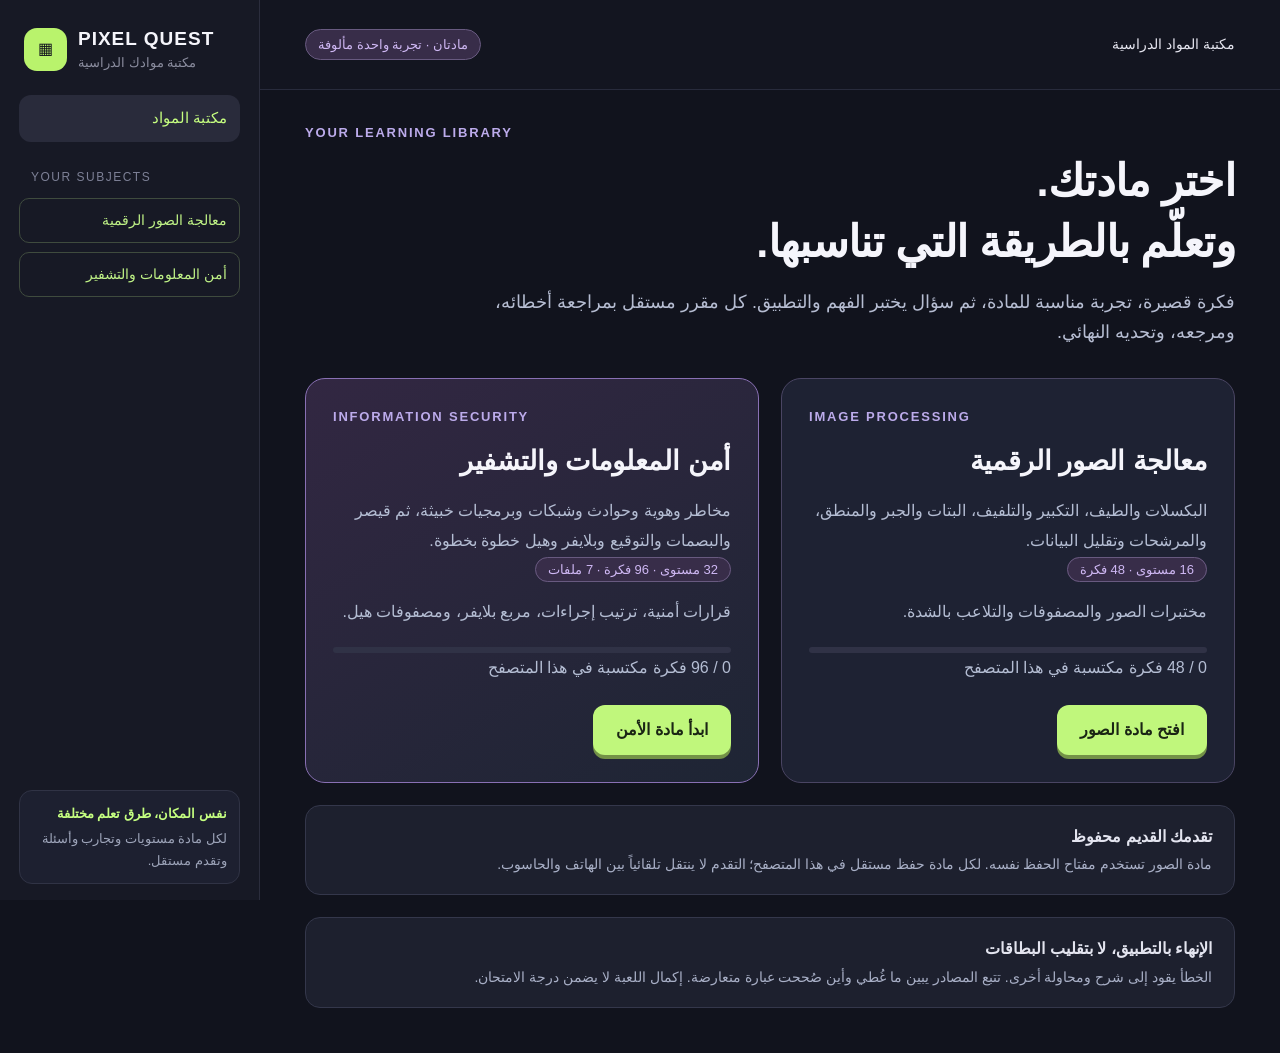
<file: docs/index.html>
<!doctype html><html lang="ar" dir="rtl"><head><meta charset="utf-8"><meta name="viewport" content="width=device-width,initial-scale=1"><meta name="theme-color" content="#171925"><title>Pixel Quest | مكتبة المواد</title><style>@font-face{font-family:Quest;src:local('Segoe UI')}*{box-sizing:border-box}html{font-size:16px;color-scheme:dark}body{margin:0;background:#11131d;color:#f5f5fb;font-family:Quest,'Segoe UI',Tahoma,sans-serif;line-height:1.65}button,input,textarea,select{font:inherit}button,a,input{touch-action:manipulation}button{cursor:pointer}button{color:inherit}button:disabled{cursor:not-allowed}a{color:inherit}button:focus-visible,a:focus-visible,input:focus-visible,summary:focus-visible{outline:3px solid #c5ff7b;outline-offset:4px}button,input,select,textarea{border-radius:12px}button{border:0}button:not(:disabled){transition:background .16s,transform .16s,box-shadow .16s}button:not(:disabled):active{transform:translateY(1px)}button:disabled{opacity:.42}.shell{display:grid;grid-template-columns:260px minmax(0,1fr);grid-template-areas:'side main';direction:ltr;min-height:100vh}.sidebar{grid-area:side;background:#171925;border-right:1px solid #2b2d3d;position:fixed;inset:0 auto 0 0;width:260px;padding:28px 19px 16px;display:flex;flex-direction:column;direction:rtl;z-index:20}.main{grid-area:main;direction:rtl;min-width:0}.brand{display:flex;align-items:center;gap:11px;direction:ltr;padding:0 5px 24px}.brand-name{font-size:19px;letter-spacing:1px;font-weight:800;line-height:1.1}.brand-name small{display:block;color:#8b8d9f;font-size:13px;letter-spacing:0;direction:rtl;margin-top:6px;text-align:left;font-weight:400}.logo{width:43px;height:43px;background:#b9f36c;display:grid;place-items:center;border-radius:13px;color:#11131d}.logo svg{width:28px;height:28px}.side-label{font-size:12px;color:#7d8096;letter-spacing:1.5px;direction:ltr;margin:12px 12px 10px}.nav{display:grid;gap:5px}.nav button{background:transparent;color:#a8acbf;text-align:right;padding:11px 13px;display:flex;gap:10px;align-items:center;font-size:15px}.nav button.active{background:#292b3b;color:#c6ff80}.nav svg{width:20px;height:20px}.side-scroll{overflow:auto;flex:1;min-height:120px;margin:14px 0}.side-world{padding:9px 11px 6px;font-size:13px;color:#999bb0;display:flex;gap:7px;align-items:center}.side-world i{width:6px;height:6px;border-radius:50%;display:block}.side-level{width:100%;display:flex;align-items:center;gap:9px;text-align:right;background:transparent;color:#a7aac0;padding:7px 11px;font-size:14px;border-radius:9px;min-height:37px}.side-level .node{width:25px;height:25px;border:1px solid #3c3e52;border-radius:9px;display:grid;place-items:center;flex-shrink:0;font-size:12px;direction:ltr}.side-level.current{background:#2a2442;color:#e6dcff}.side-level.current .node{background:#b69aff;color:#1d1730;border-color:#b69aff}.side-level.complete .node{background:#243328;color:#c6ff80;border-color:#415c36}.side-level:disabled{opacity:.4}.side-footer{padding:12px;border:1px solid #303345;background:#1d2030;border-radius:13px;font-size:13px;color:#9da4b9}.side-footer strong{display:block;color:#c5ff80;font-weight:600;margin-bottom:4px}.topbar{height:90px;display:flex;align-items:center;justify-content:space-between;gap:20px;padding:0 45px;border-bottom:1px solid #282b3c;background:#131520}.top-context{display:flex;gap:10px;align-items:center;color:#999db1;font-size:14px}.top-context strong{font-weight:500;color:#e5e5ef}.top-stats{display:flex;align-items:center;gap:20px;direction:ltr}.xp{display:flex;align-items:center;gap:7px;font-weight:700;color:#c9ff89;font-size:15px}.rank{font-size:13px;color:#aeacc4;padding-left:18px;border-left:1px solid #333346}.round-icon{width:38px;height:38px;border:1px solid #39394e;border-radius:50%;display:grid;place-items:center;background:#202331;color:#d1d4e8}.round-icon svg{width:18px}.mobile-menu{display:none;background:#25283a;padding:6px 10px;font-size:19px}.container{max-width:1330px;margin:auto;padding:32px 45px 45px}.eyebrow{font-size:13px;letter-spacing:1.8px;direction:ltr;color:#bcabeb;font-weight:600;margin-bottom:8px}h1,h2,h3,p{margin:0}h1{font-size:clamp(30px,3.4vw,48px);line-height:1.4;letter-spacing:-.7px}h2{font-size:24px;line-height:1.5}h3{font-size:18px;line-height:1.5}.muted{color:#a5a8bb}.small{font-size:14px}.tiny{font-size:13px}.hero{position:relative;overflow:hidden;border:1px solid #66518f;border-radius:23px;min-height:290px;background:linear-gradient(115deg,#302044,#33224d 30%,#46305e);display:grid;grid-template-columns:minmax(0,1fr) 280px;align-items:center;padding:34px 38px;gap:20px}.hero:before{content:'';position:absolute;inset:0;background-image:linear-gradient(#b5a1d20a 1px,transparent 1px),linear-gradient(90deg,#b5a1d20a 1px,transparent 1px);background-size:34px 34px;pointer-events:none}.hero-content{position:relative;z-index:1}.hero h1{font-size:40px}.hero p{color:#d0c7df;font-size:17px;max-width:590px;margin:12px 0 23px}.hero-art{height:235px;position:relative;display:grid;place-items:center}.orbit{position:absolute;width:210px;height:210px;border:1px dashed #b69bd25c;border-radius:50%;transform:rotate(-25deg)}.orbit:after,.orbit:before{content:'';position:absolute;width:24px;height:24px;border-radius:7px;top:8px;left:25px;background:#bda4fc;box-shadow:0 0 30px #bba2ff44;transform:rotate(15deg)}.orbit:after{top:auto;left:auto;right:12px;bottom:23px;background:#c0f77e;width:15px;height:15px}.hero-art .pixelbot{width:174px;filter:drop-shadow(0 18px 20px #0b101a70);animation:float 5s ease-in-out infinite}.art-tag{position:absolute;bottom:5px;right:10px;transform:rotate(-5deg);background:#1c1e2e;border:1px solid #6e5b8f;padding:7px 13px;border-radius:10px;direction:ltr;color:#d6f6b8;font-size:14px}.btn{padding:12px 23px;border-radius:12px;display:inline-flex;align-items:center;justify-content:center;gap:9px;min-height:48px;font-size:16px;font-weight:650;text-decoration:none}.btn.primary{background:#c0f77c;color:#1a2514;box-shadow:0 4px 0 #739247}.btn.primary:hover{background:#d0ff99}.btn.secondary{background:#2c2e42;border:1px solid #46475e;color:#e7e4f5}.btn.secondary:hover{background:#38394f}.btn.ghost{background:transparent;color:#c5bbde;border:1px solid #554868}.btn.text{background:transparent;color:#beb0e6;padding:8px 12px;min-height:40px}.btn svg{width:18px;height:18px}.btn.small-btn{padding:8px 15px;min-height:40px;font-size:14px}.actions{display:flex;gap:12px;align-items:center;flex-wrap:wrap}.metrics{display:grid;grid-template-columns:repeat(3,1fr);gap:14px;margin:22px 0 30px}.metric{border:1px solid #303345;background:#1b1e2d;border-radius:15px;padding:18px 20px;display:flex;align-items:center;gap:13px}.metric-icon{width:43px;height:43px;background:#282e35;border-radius:12px;display:grid;place-items:center;color:#b9f36c}.metric-icon svg{width:22px;height:22px}.metric:nth-child(2) .metric-icon{background:#2f2640;color:#c5a7ff}.metric:nth-child(3) .metric-icon{background:#2e2b28;color:#ffbf84}.metric strong{font-size:24px;line-height:1.2;display:block;direction:ltr;text-align:right}.metric span{display:block;font-size:14px;color:#969db3}.section-head{display:flex;justify-content:space-between;align-items:center;gap:15px;margin:20px 0}.section-head p{font-size:14px;color:#989db1}.progressbar{height:6px;background:#303246;border-radius:20px;overflow:hidden}.progressbar>span{display:block;height:100%;background:#c0f77c;border-radius:20px;transition:width .3s}.world-card{border:1px solid #34344b;background:#1a1d2b;border-radius:18px;margin-bottom:17px;overflow:hidden}.world-header{display:flex;justify-content:space-between;align-items:center;padding:19px 23px;border-bottom:1px solid #303246}.world-header .world-index{font-size:12px;color:#777f99;direction:ltr;letter-spacing:1.1px}.world-title{display:flex;align-items:center;gap:12px}.world-badge{width:38px;height:38px;border-radius:11px;display:grid;place-items:center;background:color-mix(in srgb,var(--world) 13%,transparent);color:var(--world)}.world-badge svg{width:21px}.level-cards{display:grid;grid-template-columns:repeat(4,1fr);padding:14px;gap:10px}.level-tile{background:#222535;border:1px solid #36394d;border-radius:13px;padding:18px 13px 14px;text-align:right;position:relative;min-height:142px}.level-tile:hover:not(:disabled){background:#2b2b42;border-color:#8a70bf}.level-tile.current{border-color:#aa8de5;background:#30263f;box-shadow:inset 0 0 0 1px #aa8de522}.tile-top{display:flex;align-items:center;justify-content:space-between;margin-bottom:14px}.tile-icon{width:32px;height:32px;display:grid;place-items:center;color:var(--world)}.tile-icon svg{width:25px}.tile-state{font-size:12px;border-radius:6px;padding:2px 8px;background:#353144;color:#bcb0d6}.complete .tile-state{background:#29392b;color:#c0f77c}.level-tile strong{font-size:15px;display:block}.level-tile small{font-size:13px;color:#9c9cb2;display:block;direction:ltr;text-align:right;margin-top:5px}.level-tile:disabled{opacity:.55}.bottom-note{display:flex;align-items:center;justify-content:space-between;gap:20px;background:#1d202e;border:1px solid #34374b;border-radius:15px;padding:18px 22px;margin-top:22px;font-size:14px;color:#a8afc6}.bottom-note strong{color:#e3e4ef;display:block;font-size:16px;margin-bottom:3px}.course-tip{display:flex;align-items:flex-start;gap:10px;margin-bottom:22px;color:#a6aec3;font-size:14px}.course-tip svg{flex-shrink:0;width:20px;color:#bba5ec;margin-top:3px}.lesson-layout{display:grid;grid-template-columns:minmax(0,1fr) 270px;gap:22px;align-items:start}.mission{border:1px solid #414058;border-radius:22px;background:#1b1e2c;overflow:hidden}.mission-header{padding:23px 28px 17px;border-bottom:1px solid #343449;display:flex;align-items:center;justify-content:space-between;gap:15px}.pips{display:flex;gap:6px;direction:ltr}.pip{width:31px;height:5px;border-radius:7px;background:#444056}.pip.on{background:#bca1ff}.mission-body{padding:27px 30px}.lesson-en{direction:ltr;color:#bca5f2;font-size:14px;margin-top:6px;text-align:right}.lesson-text{font-size:19px;color:#d2d7e7;line-height:1.95;margin-top:19px}.formula{direction:ltr;unicode-bidi:isolate;background:#131724;border:1px solid #374459;border-radius:12px;text-align:center;padding:12px 15px;margin:19px 0;font-family:Consolas,'Segoe UI',monospace;font-size:16px;color:#bce9dc;overflow:auto}.example{color:#afb9cf;font-size:15px;border:1px solid #3a3e54;border-radius:12px;margin-top:20px;background:#202435}.example summary{padding:12px 16px;cursor:pointer;color:#d0cae8}.example p{padding:0 16px 16px;line-height:1.9}.mission-footer{border-top:1px solid #35384c;padding:20px 28px;display:flex;align-items:center;justify-content:space-between;gap:16px}.mission-footer .small{max-width:300px}.coach{background:#202233;border:1px solid #3a3b51;border-radius:18px;padding:22px 20px;position:sticky;top:20px}.coach .pixelbot{width:72px;margin:0 auto 15px;display:block}.coach h3{font-size:17px}.coach p{color:#aeb4cb;font-size:15px;margin-top:12px;line-height:1.8}.coach .source{font-size:13px;color:#8790aa;margin-top:16px;padding-top:14px;border-top:1px solid #3c4055}.lesson-overview{margin:16px 0 0;display:grid;gap:8px}.lesson-overview span{font-size:14px;color:#8d96b0;padding:8px;border-radius:8px}.lesson-overview .done{color:#c6f38e}.lesson-overview .now{background:#322b46;color:#d6c6ff}.lesson-progress{display:flex;align-items:center;justify-content:space-between;margin-bottom:23px}.back{background:transparent;color:#b4b8ce;font-size:15px;padding:7px 0}.lab{margin-top:20px;padding:19px;background:#151925;border:1px solid #364455;border-radius:15px}.lab-title{display:flex;justify-content:space-between;align-items:center;margin-bottom:14px;font-size:14px;color:#a9e6cc}.lab-title span:last-child{color:#838fa7;font-size:13px}.lab-row{display:flex;align-items:center;justify-content:center;gap:16px;flex-wrap:wrap}.lab-control{display:flex;align-items:center;gap:10px;flex-wrap:wrap;justify-content:center;margin:12px 0}.lab-control label{color:#bac4d7;font-size:14px}.lab-control button,.seg button{background:#292d41;color:#b8c2d9;padding:7px 12px;font-size:14px;border:1px solid #3e455e;border-radius:8px;min-height:37px}.lab-control button.selected,.seg button.selected{background:#b39be4;color:#201a30;border-color:#b39be4}.lab input[type=range]{accent-color:#b9f36c;width:min(240px,100%)}.lab input[type=number]{width:76px;background:#252c3e;border:1px solid #4c5672;color:white;text-align:center;padding:6px;font-size:15px;direction:ltr}.lab-output{background:#222c33;border:1px solid #3a5348;border-radius:10px;padding:10px 13px;color:#ccf3aa;text-align:center;margin-top:12px;font-size:15px}.matrix{display:grid;gap:3px;direction:ltr;margin:8px auto;max-width:max-content}.cell{min-width:28px;min-height:28px;padding:4px 6px;display:grid;place-items:center;background:#293044;color:#d8deeb;font-family:Consolas,monospace;font-size:14px;border-radius:5px;border:1px solid transparent;line-height:1.3}.cell.picked{border-color:#c8ff87;color:#d7ffb2;background:#33433a}.cell.hot{background:#4b3c67;border-color:#9e81d7;color:#f3eaff}.cell.mini{font-size:12px;min-width:24px;min-height:24px;padding:3px}.cell.clickable{cursor:pointer}.pixel-grid .cell{width:38px;height:38px;color:transparent;padding:0;border:2px solid transparent}.pixel-grid .cell.picked{border-color:#c0ff76;box-shadow:0 0 0 2px #152018}.bit-row{display:flex;direction:ltr;gap:4px;justify-content:center;margin:7px 0;align-items:center}.bit{width:31px;height:35px;display:grid;place-items:center;background:#30324c;border:1px solid #51516d;border-radius:7px;font-family:Consolas,monospace;font-size:17px;color:#ccc3e9}.bit.one{background:#334737;color:#c6ff8b;border-color:#608047}.bit-label{color:#959eb3;width:25px;font-size:13px;direction:ltr}.lab svg.wave{width:100%;height:110px;background:#131722;border-radius:8px}.wave-color{height:9px;border-radius:8px;background:linear-gradient(90deg,#8237e9,#184ae0,#1bd871,#ffec36,#ff8e22,#f12929);direction:ltr;margin:12px 0}.system-buttons{display:flex;flex-wrap:wrap;justify-content:center;gap:6px}.system-buttons button{padding:7px 12px;border:1px solid #434960;background:#2b3046;color:#cbd0e3;font-size:13px;border-radius:8px;min-height:38px}.system-buttons button.selected{border-color:#b69be8;background:#493963}.type-art{display:flex;gap:5px;align-items:center;justify-content:center;min-height:75px}.mini-layer{width:48px;height:66px;border-radius:6px;display:grid;place-items:center;font-size:14px;box-shadow:4px 5px 0 #0d111c44}.lab-hint{font-size:14px;color:#929eb4;text-align:center;margin:10px 0 0}.quiz-top{display:flex;align-items:center;gap:10px;color:#b6a1e8;font-size:14px;margin-bottom:15px}.quiz-question{font-size:24px;font-weight:650;line-height:1.65;margin-bottom:23px}.choices{display:grid;gap:11px}.choice{display:flex;align-items:center;gap:14px;padding:16px 18px;background:#242839;border:1px solid #41465d;text-align:right;min-height:65px;font-size:17px;border-radius:12px;opacity:1!important}.choice:hover:not(:disabled){background:#30344a;border-color:#a186cf}.choice .choice-letter{display:grid;place-items:center;flex-shrink:0;width:29px;height:29px;border:1px solid #5a5d74;border-radius:8px;font-size:14px;direction:ltr;color:#bcb7d0}.choice.correct{background:#263a2f;border-color:#9bd169}.choice.wrong{background:#442c36;border-color:#da8296}.choice.correct .choice-letter{background:#a6df74;color:#1d311c;border-color:#a6df74}.choice.wrong .choice-letter{background:#db8b9c;color:#3c1c27;border-color:#db8b9c}.answer-box{display:flex;align-items:center;gap:14px;flex-wrap:wrap}.answer-box input{background:#101622;border:2px solid #606483;color:#eff6fc;padding:15px 18px;direction:ltr;max-width:220px;width:100%;font-family:Consolas,monospace;font-size:25px}.answer-box .unit{color:#959fb6;font-size:15px;direction:ltr}.feedback{margin-top:22px;padding:20px;border-radius:14px;background:#27372e;border:1px solid #638746}.feedback.bad{background:#352b37;border-color:#795063}.feedback h3{color:#c5f79a;margin-bottom:7px}.feedback.bad h3{color:#f0afbd}.feedback p{color:#c3cbdc;font-size:16px;line-height:1.9}.feedback .actions{margin-top:18px}.hint-box{font-size:15px;color:#c8bfdc;background:#29263c;padding:12px 16px;border-radius:10px;margin-top:15px}.hint-trigger{background:transparent;border:0;color:#b1a3d1;padding:12px 0;font-size:14px}.order-bank,.order-answer{display:flex;gap:8px;flex-wrap:wrap;margin:14px 0}.order-answer{padding:14px;border:1px dashed #69627f;min-height:65px;border-radius:12px;align-items:center;background:#161a27}.order-chip{background:#39324d;color:#dfd4f9;padding:10px 14px;border:1px solid #65547e;border-radius:9px;font-size:16px}.order-chip em{font-style:normal;margin-left:8px;color:#bff17d;direction:ltr;display:inline-block}.order-bank .order-chip{background:#272b3e;border-color:#464b64}.summary{background:linear-gradient(155deg,#2e2544,#1c2530);border:1px solid #786295;border-radius:24px;padding:35px;max-width:800px;margin:0 auto;text-align:center}.success-ring{width:100px;height:100px;display:grid;place-items:center;background:#344733;border:1px solid #9bce6e;border-radius:30px;color:#c8ff8f;margin:5px auto 22px;transform:rotate(-6deg)}.success-ring svg{width:50px;transform:rotate(6deg)}.summary .recap{font-size:19px;color:#d4d5e6;line-height:1.9;margin:20px 0;text-align:right}.summary .actions{justify-content:center;margin-top:23px}.summary textarea{width:100%;min-height:80px;padding:13px;background:#151a28;border:1px solid #5b5772;color:#e8e4f5;font-size:16px;resize:vertical}.summary .reflection{text-align:right;margin:24px 0 15px}.summary label{display:block;font-size:15px;color:#c1bed5;margin-bottom:8px}.summary .pill{display:inline-block;padding:5px 15px;border-radius:20px;background:#3c3b2e;color:#e4e9a7;font-size:14px;margin:12px 0}.summary details{font-size:15px;color:#b6b5d0;text-align:right}.summary details p{margin-top:10px;color:#d3e4c0}.review-card{display:flex;align-items:center;justify-content:space-between;gap:18px;padding:19px 22px;background:#1e2232;border:1px solid #383e55;border-radius:15px;margin-bottom:12px}.review-card h3{font-size:18px}.review-card p{font-size:14px;color:#9aa5be;margin-top:5px}.empty{padding:48px 24px;background:#1c2130;border:1px solid #384458;border-radius:20px;text-align:center;margin-top:24px}.empty svg{width:58px;height:58px;color:#b4ed7c;margin-bottom:15px}.empty p{color:#9da8bf;margin:13px auto;max-width:520px}.rescue{background:#1c2130;border:1px solid #3c4056;border-radius:16px;margin-bottom:12px;padding:0 22px}.rescue summary{padding:18px 0;cursor:pointer;color:#e1ddf3;font-size:17px;font-weight:600}.rescue-content{padding:0 0 20px}.rescue .lesson-text{font-size:16px;margin-top:10px}.rescue h3{color:#c4acf5;margin:16px 0 6px;font-size:17px}.rescue .formula{font-size:14px;margin:10px 0}.rescue-search{background:#1d2435;border:1px solid #4b536d;color:#e7edfa;padding:13px 16px;width:100%;font-size:16px;margin:18px 0 23px}.exam-banner{background:#242538;border:1px solid #605478;padding:23px;border-radius:17px;margin-top:23px;display:flex;align-items:center;justify-content:space-between;gap:20px}.exam-banner h3{color:#ddd0ff}.exam-banner p{color:#a9acc5;font-size:14px;margin-top:7px}.exam-progress{display:flex;gap:5px;margin-bottom:20px;direction:ltr}.exam-progress i{height:5px;flex:1;background:#414357;border-radius:4px}.exam-progress i.pass{background:#b5eb75}.exam-progress i.fail{background:#d98d9c}.certificate{direction:ltr;font-family:Consolas,monospace;font-size:52px;color:#c6ff89;margin:10px 0}.storage-warning{padding:10px 18px;background:#4a3327;color:#f2cda8;font-size:14px;border-bottom:1px solid #7d5b3e}.toast{position:fixed;bottom:24px;left:50%;transform:translateX(-50%);background:#d2f79b;color:#1e301a;padding:12px 23px;border-radius:14px;z-index:80;box-shadow:0 8px 30px #0006;font-size:15px;animation:pop .2s ease-out}.confetti{position:fixed;inset:0;pointer-events:none;z-index:60;overflow:hidden}.confetti i{position:absolute;width:8px;height:15px;top:-30px;animation:fall 1.6s ease-in forwards}.modal-backdrop{position:fixed;inset:0;display:grid;place-items:center;background:#090c17d9;z-index:100;padding:20px}.modal{width:min(100%,520px);background:#22263a;border:1px solid #60577b;border-radius:20px;padding:25px}.modal p{margin:15px 0 22px;color:#c0c4d9}.footer-links{margin-top:30px;display:flex;justify-content:space-between;gap:20px;font-size:13px;color:#7f8aa4}.footer-links button{font-size:13px;background:none;color:#a59abf;text-decoration:underline}.kbd{font-size:13px;color:#909cb4;margin-top:15px}.sr-only{position:absolute;width:1px;height:1px;padding:0;margin:-1px;overflow:hidden;clip:rect(0,0,0,0);white-space:nowrap;border:0}bdi{unicode-bidi:isolate}.mode-tag{border:1px solid #685a80;background:#382d49;color:#cfb8f4;border-radius:20px;padding:4px 12px;font-size:13px;white-space:nowrap}.lab-math{direction:ltr;unicode-bidi:isolate;text-align:center;font-size:13px;line-height:1.8;color:#c4cce0;font-family:Consolas,monospace;margin:9px 0}.lab small{font-size:13px}.mini-caption{font-size:13px;text-align:center;color:#9da8bf}.top-sound{background:#252838;color:#b9bfd6;border:1px solid #3f435b;border-radius:10px;padding:7px 10px;font-size:13px}.type-tag{font-size:14px;color:#bdc2d5;text-align:center;margin-top:10px}.warning-note{background:#302a25;border:1px solid #6a513d;border-radius:11px;padding:13px 16px;color:#e0c1a3;font-size:14px;margin:18px 0}.screen-enter{animation:screen-in .22s ease-out}.inline-links{display:flex;gap:15px;flex-wrap:wrap;margin-top:20px}.inline-links a{color:#bda9ea;font-size:14px;text-decoration:underline}.wave-shell{direction:ltr}.exam-score-items{display:grid;grid-template-columns:1fr 1fr;gap:10px;margin:20px 0}.exam-score-items div{background:#1a2030;border:1px solid #42435c;border-radius:12px;padding:15px}.exam-score-items strong{display:block;color:#c7ff87;font-size:24px}.exam-score-items span{color:#b3bad0;font-size:14px}
@keyframes float{50%{transform:translateY(-8px)}}@keyframes pop{from{opacity:0;transform:translate(-50%,10px)}}@keyframes fall{to{transform:translateY(110vh) rotate(560deg)}}@keyframes screen-in{from{opacity:.1;transform:translateY(8px)}}
@media(min-width:1600px){.container{padding-top:45px}.hero{min-height:330px}.hero h1{font-size:46px}.lesson-layout{grid-template-columns:minmax(0,1fr) 300px}}
@media(max-width:1200px){.shell{grid-template-columns:220px minmax(0,1fr)}.sidebar{width:220px;padding:23px 13px}.container{padding:27px}.topbar{padding:0 27px}.lesson-layout{grid-template-columns:minmax(0,1fr)}.coach{position:static;display:none}.hero{grid-template-columns:minmax(0,1fr) 200px;padding:28px}.hero h1{font-size:35px}.hero-art{transform:scale(.83)}.level-cards{grid-template-columns:repeat(2,1fr)}.metric{padding:15px 12px}.metric span{font-size:13px}}
@media(max-width:760px){.shell{display:block}.sidebar{transform:translateX(-100%);transition:transform .2s;width:260px;box-shadow:20px 0 80px #000a}.sidebar.open{transform:translateX(0)}.mobile-menu{display:block}.topbar{height:72px;padding:0 18px;gap:10px}.top-context{gap:8px;font-size:13px}.top-context .desktop-context{display:none}.top-stats{gap:12px}.rank{display:none}.top-sound{padding:6px 9px;font-size:12px}.container{padding:22px 17px 35px}.hero{grid-template-columns:1fr;padding:26px 24px;min-height:270px}.hero h1{font-size:34px;position:relative;max-width:350px}.hero p{font-size:16px;max-width:95%}.hero-art{display:none}.hero .eyebrow{font-size:12px}.metrics{gap:7px;margin:15px 0 25px}.metric{padding:13px 9px;gap:7px;flex-direction:column;align-items:flex-start;position:relative}.metric-icon{width:30px;height:30px;border-radius:8px}.metric-icon svg{width:17px}.metric strong{font-size:23px}.metric span{font-size:12px}.section-head{align-items:flex-start}.section-head h2{font-size:21px}.section-head p{font-size:13px}.world-header{padding:16px}.world-header h3{font-size:17px}.level-cards{padding:10px;gap:8px}.level-tile{padding:14px 12px;min-height:140px}.level-tile strong{font-size:15px}.world-header .world-index{font-size:11px}.bottom-note,.exam-banner{align-items:flex-start;flex-direction:column;gap:15px;padding:18px}.mission-header{padding:17px 20px}.mission-body{padding:22px 20px}.mission-body h2{font-size:25px}.lesson-text{font-size:18px;line-height:1.9}.mission-footer{padding:18px 20px;flex-direction:column;align-items:stretch}.mission-footer .btn{width:100%}.formula{font-size:14px;padding:11px 8px}.lab{padding:14px;margin-top:16px}.lab-title{font-size:13px;gap:5px}.lab-title span:last-child{font-size:12px}.quiz-question{font-size:22px}.choice{font-size:16px;padding:14px}.summary{padding:25px 20px}.summary h1{font-size:31px}.summary .recap{font-size:18px}.review-card{align-items:flex-start;flex-direction:column}.lab-row{gap:8px}.cell{font-size:13px;min-width:25px;min-height:26px;padding:4px}.cell.mini{min-width:21px;min-height:22px;font-size:11px}.lab-convolve .matrix{gap:2px}.lab-convolve .lab-row{gap:12px}.bit{width:25px;height:31px;font-size:15px}.bit-row{gap:3px}.bit-label{width:17px}.footer-links{flex-direction:column;gap:10px}.lesson-progress .small{font-size:13px}.btn{padding:12px 18px}.coach{display:none}}
@media(prefers-reduced-motion:reduce){*,*:before,*:after{animation:none!important;transition:none!important;scroll-behavior:auto!important}}
.xp svg{width:17px;height:17px}.quiz-top svg{width:21px;height:21px}.lab-title svg{width:16px;height:16px;vertical-align:middle;margin-left:5px}

.course-switch{display:block;color:#bff286;font-size:14px;padding:10px 12px;margin-bottom:9px;border:1px solid #3f4b3e;border-radius:10px;text-decoration:none}.current-course{color:#b1a4d4;font-size:14px;padding:5px 12px 12px}.library-grid{display:grid;grid-template-columns:1fr 1fr;gap:22px}.subject-card{background:#1e2233;border:1px solid #4a4563;padding:27px;border-radius:20px}.subject-card h2{font-size:27px;margin:14px 0}.subject-card p{color:#b4bdd3;font-size:16px;line-height:1.9}.subject-card .btn{margin-top:21px}.subject-card .progressbar{margin-top:20px}.library-top{margin-bottom:30px}.library-top p{margin-top:15px;color:#b6bdd2;max-width:800px;font-size:18px}.coverage-row{padding:14px;border-bottom:1px solid #41475e}.source-table{width:100%;border-collapse:collapse;margin:18px 0}.source-table td,.source-table th{padding:12px;border:1px solid #454d65;text-align:right;vertical-align:top;font-size:15px}.source-table th{background:#2e2943}.formula{white-space:pre-wrap}.lab input[type=text],.lab textarea{background:#23293d;border:1px solid #56627e;color:#eef1ff;padding:10px;font-size:17px;max-width:100%;direction:ltr}.lab textarea{width:100%;min-height:72px}.lab .trace-table{width:100%;direction:ltr;border-collapse:collapse;margin-top:12px}.trace-table td,.trace-table th{padding:6px;border:1px solid #43506b;font-size:14px;text-align:center}.source-inline{font-size:14px;color:#b7abc9}.lab .keygrid{display:grid;grid-template-columns:repeat(5,38px);gap:4px;direction:ltr;justify-content:center;margin:12px auto}.keygrid button{height:36px;font-family:Consolas,monospace;font-size:17px;background:#34364f;border:1px solid #56566f;color:#ded9f2}.keygrid button.hot{background:#705391;color:white;border-color:#bfa0f2}.keygrid button.picked{background:#a0cf6b;color:#1b2a18;border-color:#c6ff89}.decision-buttons{display:flex;flex-wrap:wrap;gap:8px;justify-content:center}.decision-buttons button{background:#343347;color:#ddd7f1;border:1px solid #66607e;padding:10px 14px;font-size:15px}.lab-result{margin-top:15px;border:1px solid #536e4b;background:#253529;padding:14px;border-radius:12px;color:#d1f2b9}.lab-result.bad{background:#3a2931;border-color:#895a69;color:#f3bdc7}.course-sources{max-width:1000px;margin:auto}.course-sources article{background:#1e2333;border:1px solid #3c4259;border-radius:17px;padding:23px;margin:20px 0}.course-sources p{color:#c5ccde;margin:12px 0}.course-sources a{color:#c7aff5}@media(max-width:760px){.library-grid{grid-template-columns:1fr}.subject-card{padding:22px}.source-table td,.source-table th{padding:8px;font-size:13px}.trace-table td,.trace-table th{font-size:12px}.course-sources article{padding:18px}.library-top h1{font-size:33px}}
</style></head><body><div class="shell"><aside class="sidebar" id="library-side"><div class="brand"><div class="logo">▦</div><div class="brand-name">PIXEL QUEST<small>مكتبة موادك الدراسية</small></div></div><nav class="nav"><button class="active">مكتبة المواد</button></nav><div class="side-scroll"><p class="side-label">YOUR SUBJECTS</p><a class="course-switch" href="image-processing/">معالجة الصور الرقمية</a><a class="course-switch" href="information-security/">أمن المعلومات والتشفير</a></div><div class="side-footer"><strong>نفس المكان، طرق تعلم مختلفة</strong>لكل مادة مستويات وتجارب وأسئلة وتقدم مستقل.</div></aside><main class="main"><header class="topbar"><div class="top-context"><button class="mobile-menu" id="library-menu" aria-label="فتح قائمة المواد" aria-expanded="false">☰</button><strong>مكتبة المواد الدراسية</strong></div><span class="mode-tag">مادتان · تجربة واحدة مألوفة</span></header><div class="container"><section class="library-top"><div class="eyebrow">YOUR LEARNING LIBRARY</div><h1>اختر مادتك.<br>وتعلّم بالطريقة التي تناسبها.</h1><p>فكرة قصيرة، تجربة مناسبة للمادة، ثم سؤال يختبر الفهم والتطبيق. كل مقرر مستقل بمراجعة أخطائه، ومرجعه، وتحديه النهائي.</p></section><div class="library-grid"><article class="subject-card"><div class="eyebrow">IMAGE PROCESSING</div><h2>معالجة الصور الرقمية</h2><p>البكسلات والطيف، التكبير والتلفيف، البتات والجبر والمنطق، والمرشحات وتقليل البيانات.</p><span class="mode-tag">16 مستوى · 48 فكرة</span><p class="small" style="margin-top:14px">مختبرات الصور والمصفوفات والتلاعب بالشدة.</p><div class="progressbar"><span id="image-bar" style="width:0%"></span></div><p class="small" id="image-progress"></p><a class="btn primary" href="image-processing/">افتح مادة الصور</a></article><article class="subject-card" style="border-color:#8970b4;background:linear-gradient(150deg,#322742,#1e2534)"><div class="eyebrow">INFORMATION SECURITY</div><h2>أمن المعلومات والتشفير</h2><p>مخاطر وهوية وحوادث وشبكات وبرمجيات خبيثة، ثم قيصر والبصمات والتوقيع وبلايفر وهيل خطوة بخطوة.</p><span class="mode-tag">32 مستوى · 96 فكرة · 7 ملفات</span><p class="small" style="margin-top:14px">قرارات أمنية، ترتيب إجراءات، مربع بلايفر، ومصفوفات هيل.</p><div class="progressbar"><span id="security-bar" style="width:0%"></span></div><p class="small" id="security-progress"></p><a class="btn primary" href="information-security/">ابدأ مادة الأمن</a></article></div><div class="bottom-note"><div><strong>تقدمك القديم محفوظ</strong>مادة الصور تستخدم مفتاح الحفظ نفسه. لكل مادة حفظ مستقل في هذا المتصفح؛ التقدم لا ينتقل تلقائياً بين الهاتف والحاسوب.</div></div><div class="bottom-note"><div><strong>الإنهاء بالتطبيق، لا بتقليب البطاقات</strong>الخطأ يقود إلى شرح ومحاولة أخرى. تتبع المصادر يبين ما غُطي وأين صُححت عبارة متعارضة. إكمال اللعبة لا يضمن درجة الامتحان.</div></div></div></main></div><script>for(const [id,key,total] of [['image','pixel-quest-course-v1',48],['security','pixel-quest-security-v1',96]]){try{const s=JSON.parse(localStorage.getItem(key)||'{}');const n=Math.min(total,Object.values(s.done||{}).filter(x=>x===true).length);document.getElementById(id+'-bar').style.width=(100*n/total)+'%';document.getElementById(id+'-progress').textContent=n+' / '+total+' فكرة مكتسبة في هذا المتصفح';}catch{document.getElementById(id+'-progress').textContent='التخزين المحلي غير متاح؛ يمكنك التعلم خلال الجلسة.';}}document.getElementById('library-menu').addEventListener('click',function(){const open=document.getElementById('library-side').classList.toggle('open');this.setAttribute('aria-expanded',String(open));});</script></body></html>
</file>
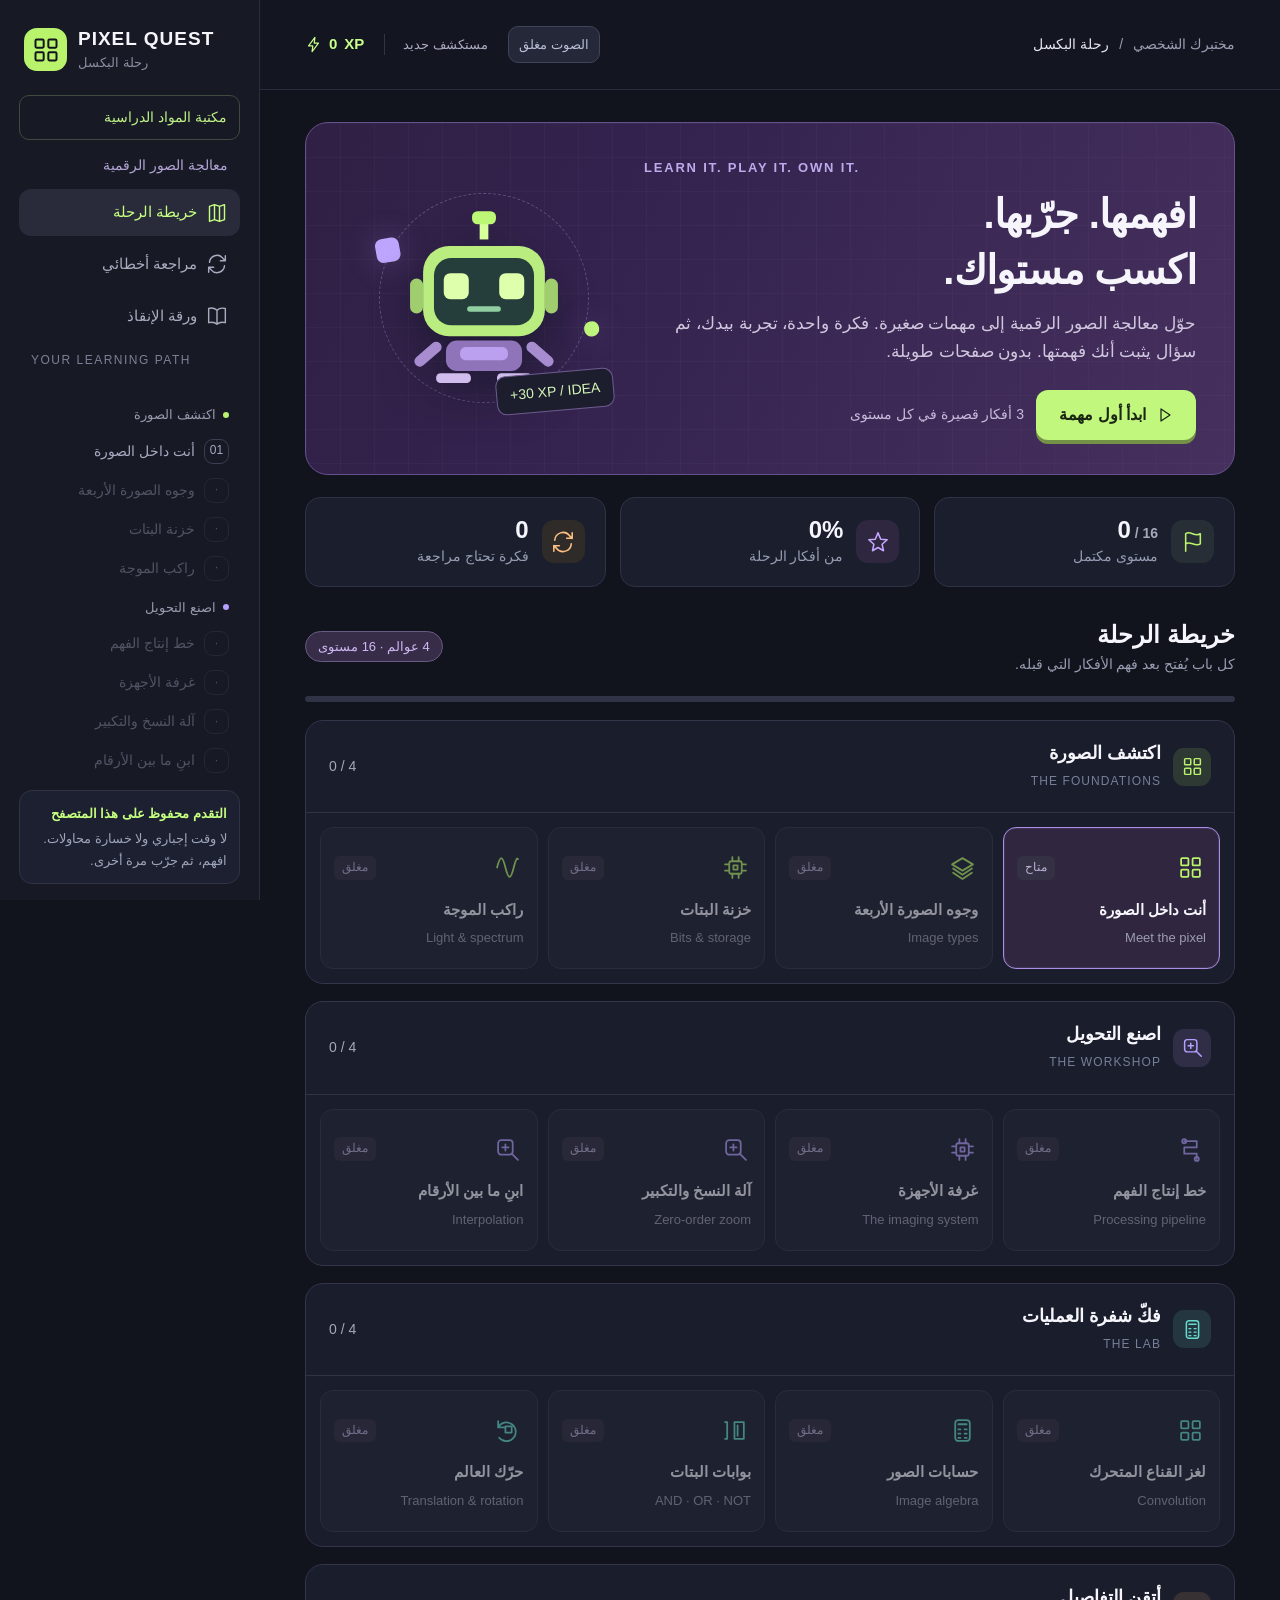
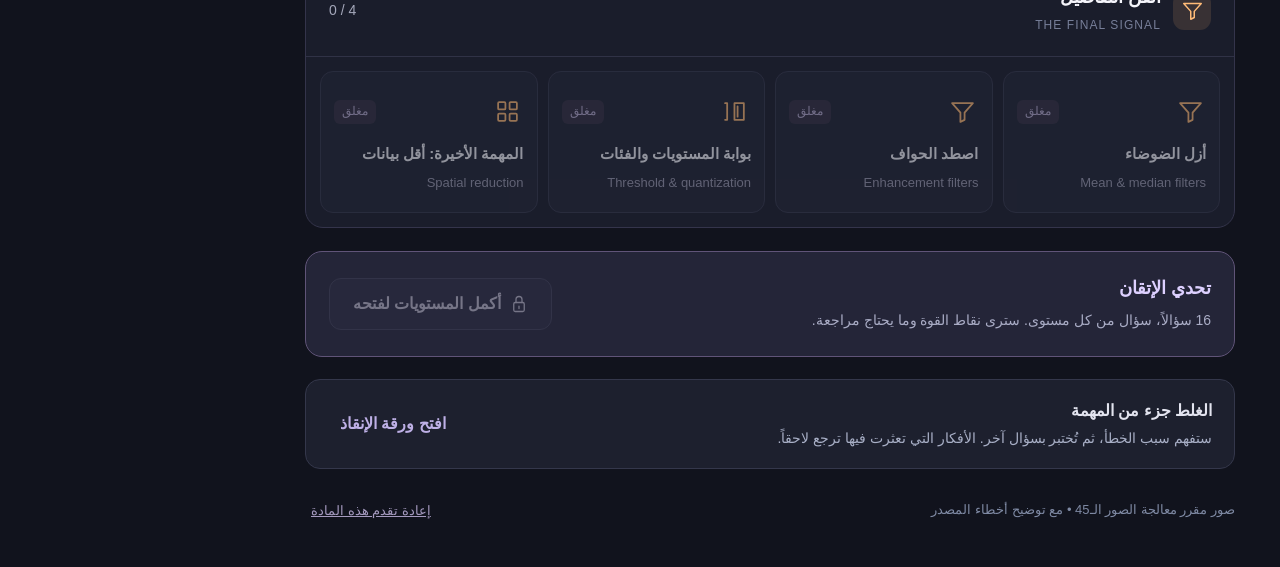
<file: docs/image-processing/index.html>
<!doctype html><html lang="ar" dir="rtl"><head><meta charset="utf-8"><meta name="viewport" content="width=device-width,initial-scale=1"><meta name="theme-color" content="#171925"><title>Pixel Quest | معالجة الصور الرقمية</title><style>@font-face{font-family:Quest;src:local('Segoe UI')}*{box-sizing:border-box}html{font-size:16px;color-scheme:dark}body{margin:0;background:#11131d;color:#f5f5fb;font-family:Quest,'Segoe UI',Tahoma,sans-serif;line-height:1.65}button,input,textarea,select{font:inherit}button,a,input{touch-action:manipulation}button{cursor:pointer}button{color:inherit}button:disabled{cursor:not-allowed}a{color:inherit}button:focus-visible,a:focus-visible,input:focus-visible,summary:focus-visible{outline:3px solid #c5ff7b;outline-offset:4px}button,input,select,textarea{border-radius:12px}button{border:0}button:not(:disabled){transition:background .16s,transform .16s,box-shadow .16s}button:not(:disabled):active{transform:translateY(1px)}button:disabled{opacity:.42}.shell{display:grid;grid-template-columns:260px minmax(0,1fr);grid-template-areas:'side main';direction:ltr;min-height:100vh}.sidebar{grid-area:side;background:#171925;border-right:1px solid #2b2d3d;position:fixed;inset:0 auto 0 0;width:260px;padding:28px 19px 16px;display:flex;flex-direction:column;direction:rtl;z-index:20}.main{grid-area:main;direction:rtl;min-width:0}.brand{display:flex;align-items:center;gap:11px;direction:ltr;padding:0 5px 24px}.brand-name{font-size:19px;letter-spacing:1px;font-weight:800;line-height:1.1}.brand-name small{display:block;color:#8b8d9f;font-size:13px;letter-spacing:0;direction:rtl;margin-top:6px;text-align:left;font-weight:400}.logo{width:43px;height:43px;background:#b9f36c;display:grid;place-items:center;border-radius:13px;color:#11131d}.logo svg{width:28px;height:28px}.side-label{font-size:12px;color:#7d8096;letter-spacing:1.5px;direction:ltr;margin:12px 12px 10px}.nav{display:grid;gap:5px}.nav button{background:transparent;color:#a8acbf;text-align:right;padding:11px 13px;display:flex;gap:10px;align-items:center;font-size:15px}.nav button.active{background:#292b3b;color:#c6ff80}.nav svg{width:20px;height:20px}.side-scroll{overflow:auto;flex:1;min-height:120px;margin:14px 0}.side-world{padding:9px 11px 6px;font-size:13px;color:#999bb0;display:flex;gap:7px;align-items:center}.side-world i{width:6px;height:6px;border-radius:50%;display:block}.side-level{width:100%;display:flex;align-items:center;gap:9px;text-align:right;background:transparent;color:#a7aac0;padding:7px 11px;font-size:14px;border-radius:9px;min-height:37px}.side-level .node{width:25px;height:25px;border:1px solid #3c3e52;border-radius:9px;display:grid;place-items:center;flex-shrink:0;font-size:12px;direction:ltr}.side-level.current{background:#2a2442;color:#e6dcff}.side-level.current .node{background:#b69aff;color:#1d1730;border-color:#b69aff}.side-level.complete .node{background:#243328;color:#c6ff80;border-color:#415c36}.side-level:disabled{opacity:.4}.side-footer{padding:12px;border:1px solid #303345;background:#1d2030;border-radius:13px;font-size:13px;color:#9da4b9}.side-footer strong{display:block;color:#c5ff80;font-weight:600;margin-bottom:4px}.topbar{height:90px;display:flex;align-items:center;justify-content:space-between;gap:20px;padding:0 45px;border-bottom:1px solid #282b3c;background:#131520}.top-context{display:flex;gap:10px;align-items:center;color:#999db1;font-size:14px}.top-context strong{font-weight:500;color:#e5e5ef}.top-stats{display:flex;align-items:center;gap:20px;direction:ltr}.xp{display:flex;align-items:center;gap:7px;font-weight:700;color:#c9ff89;font-size:15px}.rank{font-size:13px;color:#aeacc4;padding-left:18px;border-left:1px solid #333346}.round-icon{width:38px;height:38px;border:1px solid #39394e;border-radius:50%;display:grid;place-items:center;background:#202331;color:#d1d4e8}.round-icon svg{width:18px}.mobile-menu{display:none;background:#25283a;padding:6px 10px;font-size:19px}.container{max-width:1330px;margin:auto;padding:32px 45px 45px}.eyebrow{font-size:13px;letter-spacing:1.8px;direction:ltr;color:#bcabeb;font-weight:600;margin-bottom:8px}h1,h2,h3,p{margin:0}h1{font-size:clamp(30px,3.4vw,48px);line-height:1.4;letter-spacing:-.7px}h2{font-size:24px;line-height:1.5}h3{font-size:18px;line-height:1.5}.muted{color:#a5a8bb}.small{font-size:14px}.tiny{font-size:13px}.hero{position:relative;overflow:hidden;border:1px solid #66518f;border-radius:23px;min-height:290px;background:linear-gradient(115deg,#302044,#33224d 30%,#46305e);display:grid;grid-template-columns:minmax(0,1fr) 280px;align-items:center;padding:34px 38px;gap:20px}.hero:before{content:'';position:absolute;inset:0;background-image:linear-gradient(#b5a1d20a 1px,transparent 1px),linear-gradient(90deg,#b5a1d20a 1px,transparent 1px);background-size:34px 34px;pointer-events:none}.hero-content{position:relative;z-index:1}.hero h1{font-size:40px}.hero p{color:#d0c7df;font-size:17px;max-width:590px;margin:12px 0 23px}.hero-art{height:235px;position:relative;display:grid;place-items:center}.orbit{position:absolute;width:210px;height:210px;border:1px dashed #b69bd25c;border-radius:50%;transform:rotate(-25deg)}.orbit:after,.orbit:before{content:'';position:absolute;width:24px;height:24px;border-radius:7px;top:8px;left:25px;background:#bda4fc;box-shadow:0 0 30px #bba2ff44;transform:rotate(15deg)}.orbit:after{top:auto;left:auto;right:12px;bottom:23px;background:#c0f77e;width:15px;height:15px}.hero-art .pixelbot{width:174px;filter:drop-shadow(0 18px 20px #0b101a70);animation:float 5s ease-in-out infinite}.art-tag{position:absolute;bottom:5px;right:10px;transform:rotate(-5deg);background:#1c1e2e;border:1px solid #6e5b8f;padding:7px 13px;border-radius:10px;direction:ltr;color:#d6f6b8;font-size:14px}.btn{padding:12px 23px;border-radius:12px;display:inline-flex;align-items:center;justify-content:center;gap:9px;min-height:48px;font-size:16px;font-weight:650;text-decoration:none}.btn.primary{background:#c0f77c;color:#1a2514;box-shadow:0 4px 0 #739247}.btn.primary:hover{background:#d0ff99}.btn.secondary{background:#2c2e42;border:1px solid #46475e;color:#e7e4f5}.btn.secondary:hover{background:#38394f}.btn.ghost{background:transparent;color:#c5bbde;border:1px solid #554868}.btn.text{background:transparent;color:#beb0e6;padding:8px 12px;min-height:40px}.btn svg{width:18px;height:18px}.btn.small-btn{padding:8px 15px;min-height:40px;font-size:14px}.actions{display:flex;gap:12px;align-items:center;flex-wrap:wrap}.metrics{display:grid;grid-template-columns:repeat(3,1fr);gap:14px;margin:22px 0 30px}.metric{border:1px solid #303345;background:#1b1e2d;border-radius:15px;padding:18px 20px;display:flex;align-items:center;gap:13px}.metric-icon{width:43px;height:43px;background:#282e35;border-radius:12px;display:grid;place-items:center;color:#b9f36c}.metric-icon svg{width:22px;height:22px}.metric:nth-child(2) .metric-icon{background:#2f2640;color:#c5a7ff}.metric:nth-child(3) .metric-icon{background:#2e2b28;color:#ffbf84}.metric strong{font-size:24px;line-height:1.2;display:block;direction:ltr;text-align:right}.metric span{display:block;font-size:14px;color:#969db3}.section-head{display:flex;justify-content:space-between;align-items:center;gap:15px;margin:20px 0}.section-head p{font-size:14px;color:#989db1}.progressbar{height:6px;background:#303246;border-radius:20px;overflow:hidden}.progressbar>span{display:block;height:100%;background:#c0f77c;border-radius:20px;transition:width .3s}.world-card{border:1px solid #34344b;background:#1a1d2b;border-radius:18px;margin-bottom:17px;overflow:hidden}.world-header{display:flex;justify-content:space-between;align-items:center;padding:19px 23px;border-bottom:1px solid #303246}.world-header .world-index{font-size:12px;color:#777f99;direction:ltr;letter-spacing:1.1px}.world-title{display:flex;align-items:center;gap:12px}.world-badge{width:38px;height:38px;border-radius:11px;display:grid;place-items:center;background:color-mix(in srgb,var(--world) 13%,transparent);color:var(--world)}.world-badge svg{width:21px}.level-cards{display:grid;grid-template-columns:repeat(4,1fr);padding:14px;gap:10px}.level-tile{background:#222535;border:1px solid #36394d;border-radius:13px;padding:18px 13px 14px;text-align:right;position:relative;min-height:142px}.level-tile:hover:not(:disabled){background:#2b2b42;border-color:#8a70bf}.level-tile.current{border-color:#aa8de5;background:#30263f;box-shadow:inset 0 0 0 1px #aa8de522}.tile-top{display:flex;align-items:center;justify-content:space-between;margin-bottom:14px}.tile-icon{width:32px;height:32px;display:grid;place-items:center;color:var(--world)}.tile-icon svg{width:25px}.tile-state{font-size:12px;border-radius:6px;padding:2px 8px;background:#353144;color:#bcb0d6}.complete .tile-state{background:#29392b;color:#c0f77c}.level-tile strong{font-size:15px;display:block}.level-tile small{font-size:13px;color:#9c9cb2;display:block;direction:ltr;text-align:right;margin-top:5px}.level-tile:disabled{opacity:.55}.bottom-note{display:flex;align-items:center;justify-content:space-between;gap:20px;background:#1d202e;border:1px solid #34374b;border-radius:15px;padding:18px 22px;margin-top:22px;font-size:14px;color:#a8afc6}.bottom-note strong{color:#e3e4ef;display:block;font-size:16px;margin-bottom:3px}.course-tip{display:flex;align-items:flex-start;gap:10px;margin-bottom:22px;color:#a6aec3;font-size:14px}.course-tip svg{flex-shrink:0;width:20px;color:#bba5ec;margin-top:3px}.lesson-layout{display:grid;grid-template-columns:minmax(0,1fr) 270px;gap:22px;align-items:start}.mission{border:1px solid #414058;border-radius:22px;background:#1b1e2c;overflow:hidden}.mission-header{padding:23px 28px 17px;border-bottom:1px solid #343449;display:flex;align-items:center;justify-content:space-between;gap:15px}.pips{display:flex;gap:6px;direction:ltr}.pip{width:31px;height:5px;border-radius:7px;background:#444056}.pip.on{background:#bca1ff}.mission-body{padding:27px 30px}.lesson-en{direction:ltr;color:#bca5f2;font-size:14px;margin-top:6px;text-align:right}.lesson-text{font-size:19px;color:#d2d7e7;line-height:1.95;margin-top:19px}.formula{direction:ltr;unicode-bidi:isolate;background:#131724;border:1px solid #374459;border-radius:12px;text-align:center;padding:12px 15px;margin:19px 0;font-family:Consolas,'Segoe UI',monospace;font-size:16px;color:#bce9dc;overflow:auto}.example{color:#afb9cf;font-size:15px;border:1px solid #3a3e54;border-radius:12px;margin-top:20px;background:#202435}.example summary{padding:12px 16px;cursor:pointer;color:#d0cae8}.example p{padding:0 16px 16px;line-height:1.9}.mission-footer{border-top:1px solid #35384c;padding:20px 28px;display:flex;align-items:center;justify-content:space-between;gap:16px}.mission-footer .small{max-width:300px}.coach{background:#202233;border:1px solid #3a3b51;border-radius:18px;padding:22px 20px;position:sticky;top:20px}.coach .pixelbot{width:72px;margin:0 auto 15px;display:block}.coach h3{font-size:17px}.coach p{color:#aeb4cb;font-size:15px;margin-top:12px;line-height:1.8}.coach .source{font-size:13px;color:#8790aa;margin-top:16px;padding-top:14px;border-top:1px solid #3c4055}.lesson-overview{margin:16px 0 0;display:grid;gap:8px}.lesson-overview span{font-size:14px;color:#8d96b0;padding:8px;border-radius:8px}.lesson-overview .done{color:#c6f38e}.lesson-overview .now{background:#322b46;color:#d6c6ff}.lesson-progress{display:flex;align-items:center;justify-content:space-between;margin-bottom:23px}.back{background:transparent;color:#b4b8ce;font-size:15px;padding:7px 0}.lab{margin-top:20px;padding:19px;background:#151925;border:1px solid #364455;border-radius:15px}.lab-title{display:flex;justify-content:space-between;align-items:center;margin-bottom:14px;font-size:14px;color:#a9e6cc}.lab-title span:last-child{color:#838fa7;font-size:13px}.lab-row{display:flex;align-items:center;justify-content:center;gap:16px;flex-wrap:wrap}.lab-control{display:flex;align-items:center;gap:10px;flex-wrap:wrap;justify-content:center;margin:12px 0}.lab-control label{color:#bac4d7;font-size:14px}.lab-control button,.seg button{background:#292d41;color:#b8c2d9;padding:7px 12px;font-size:14px;border:1px solid #3e455e;border-radius:8px;min-height:37px}.lab-control button.selected,.seg button.selected{background:#b39be4;color:#201a30;border-color:#b39be4}.lab input[type=range]{accent-color:#b9f36c;width:min(240px,100%)}.lab input[type=number]{width:76px;background:#252c3e;border:1px solid #4c5672;color:white;text-align:center;padding:6px;font-size:15px;direction:ltr}.lab-output{background:#222c33;border:1px solid #3a5348;border-radius:10px;padding:10px 13px;color:#ccf3aa;text-align:center;margin-top:12px;font-size:15px}.matrix{display:grid;gap:3px;direction:ltr;margin:8px auto;max-width:max-content}.cell{min-width:28px;min-height:28px;padding:4px 6px;display:grid;place-items:center;background:#293044;color:#d8deeb;font-family:Consolas,monospace;font-size:14px;border-radius:5px;border:1px solid transparent;line-height:1.3}.cell.picked{border-color:#c8ff87;color:#d7ffb2;background:#33433a}.cell.hot{background:#4b3c67;border-color:#9e81d7;color:#f3eaff}.cell.mini{font-size:12px;min-width:24px;min-height:24px;padding:3px}.cell.clickable{cursor:pointer}.pixel-grid .cell{width:38px;height:38px;color:transparent;padding:0;border:2px solid transparent}.pixel-grid .cell.picked{border-color:#c0ff76;box-shadow:0 0 0 2px #152018}.bit-row{display:flex;direction:ltr;gap:4px;justify-content:center;margin:7px 0;align-items:center}.bit{width:31px;height:35px;display:grid;place-items:center;background:#30324c;border:1px solid #51516d;border-radius:7px;font-family:Consolas,monospace;font-size:17px;color:#ccc3e9}.bit.one{background:#334737;color:#c6ff8b;border-color:#608047}.bit-label{color:#959eb3;width:25px;font-size:13px;direction:ltr}.lab svg.wave{width:100%;height:110px;background:#131722;border-radius:8px}.wave-color{height:9px;border-radius:8px;background:linear-gradient(90deg,#8237e9,#184ae0,#1bd871,#ffec36,#ff8e22,#f12929);direction:ltr;margin:12px 0}.system-buttons{display:flex;flex-wrap:wrap;justify-content:center;gap:6px}.system-buttons button{padding:7px 12px;border:1px solid #434960;background:#2b3046;color:#cbd0e3;font-size:13px;border-radius:8px;min-height:38px}.system-buttons button.selected{border-color:#b69be8;background:#493963}.type-art{display:flex;gap:5px;align-items:center;justify-content:center;min-height:75px}.mini-layer{width:48px;height:66px;border-radius:6px;display:grid;place-items:center;font-size:14px;box-shadow:4px 5px 0 #0d111c44}.lab-hint{font-size:14px;color:#929eb4;text-align:center;margin:10px 0 0}.quiz-top{display:flex;align-items:center;gap:10px;color:#b6a1e8;font-size:14px;margin-bottom:15px}.quiz-question{font-size:24px;font-weight:650;line-height:1.65;margin-bottom:23px}.choices{display:grid;gap:11px}.choice{display:flex;align-items:center;gap:14px;padding:16px 18px;background:#242839;border:1px solid #41465d;text-align:right;min-height:65px;font-size:17px;border-radius:12px;opacity:1!important}.choice:hover:not(:disabled){background:#30344a;border-color:#a186cf}.choice .choice-letter{display:grid;place-items:center;flex-shrink:0;width:29px;height:29px;border:1px solid #5a5d74;border-radius:8px;font-size:14px;direction:ltr;color:#bcb7d0}.choice.correct{background:#263a2f;border-color:#9bd169}.choice.wrong{background:#442c36;border-color:#da8296}.choice.correct .choice-letter{background:#a6df74;color:#1d311c;border-color:#a6df74}.choice.wrong .choice-letter{background:#db8b9c;color:#3c1c27;border-color:#db8b9c}.answer-box{display:flex;align-items:center;gap:14px;flex-wrap:wrap}.answer-box input{background:#101622;border:2px solid #606483;color:#eff6fc;padding:15px 18px;direction:ltr;max-width:220px;width:100%;font-family:Consolas,monospace;font-size:25px}.answer-box .unit{color:#959fb6;font-size:15px;direction:ltr}.feedback{margin-top:22px;padding:20px;border-radius:14px;background:#27372e;border:1px solid #638746}.feedback.bad{background:#352b37;border-color:#795063}.feedback h3{color:#c5f79a;margin-bottom:7px}.feedback.bad h3{color:#f0afbd}.feedback p{color:#c3cbdc;font-size:16px;line-height:1.9}.feedback .actions{margin-top:18px}.hint-box{font-size:15px;color:#c8bfdc;background:#29263c;padding:12px 16px;border-radius:10px;margin-top:15px}.hint-trigger{background:transparent;border:0;color:#b1a3d1;padding:12px 0;font-size:14px}.order-bank,.order-answer{display:flex;gap:8px;flex-wrap:wrap;margin:14px 0}.order-answer{padding:14px;border:1px dashed #69627f;min-height:65px;border-radius:12px;align-items:center;background:#161a27}.order-chip{background:#39324d;color:#dfd4f9;padding:10px 14px;border:1px solid #65547e;border-radius:9px;font-size:16px}.order-chip em{font-style:normal;margin-left:8px;color:#bff17d;direction:ltr;display:inline-block}.order-bank .order-chip{background:#272b3e;border-color:#464b64}.summary{background:linear-gradient(155deg,#2e2544,#1c2530);border:1px solid #786295;border-radius:24px;padding:35px;max-width:800px;margin:0 auto;text-align:center}.success-ring{width:100px;height:100px;display:grid;place-items:center;background:#344733;border:1px solid #9bce6e;border-radius:30px;color:#c8ff8f;margin:5px auto 22px;transform:rotate(-6deg)}.success-ring svg{width:50px;transform:rotate(6deg)}.summary .recap{font-size:19px;color:#d4d5e6;line-height:1.9;margin:20px 0;text-align:right}.summary .actions{justify-content:center;margin-top:23px}.summary textarea{width:100%;min-height:80px;padding:13px;background:#151a28;border:1px solid #5b5772;color:#e8e4f5;font-size:16px;resize:vertical}.summary .reflection{text-align:right;margin:24px 0 15px}.summary label{display:block;font-size:15px;color:#c1bed5;margin-bottom:8px}.summary .pill{display:inline-block;padding:5px 15px;border-radius:20px;background:#3c3b2e;color:#e4e9a7;font-size:14px;margin:12px 0}.summary details{font-size:15px;color:#b6b5d0;text-align:right}.summary details p{margin-top:10px;color:#d3e4c0}.review-card{display:flex;align-items:center;justify-content:space-between;gap:18px;padding:19px 22px;background:#1e2232;border:1px solid #383e55;border-radius:15px;margin-bottom:12px}.review-card h3{font-size:18px}.review-card p{font-size:14px;color:#9aa5be;margin-top:5px}.empty{padding:48px 24px;background:#1c2130;border:1px solid #384458;border-radius:20px;text-align:center;margin-top:24px}.empty svg{width:58px;height:58px;color:#b4ed7c;margin-bottom:15px}.empty p{color:#9da8bf;margin:13px auto;max-width:520px}.rescue{background:#1c2130;border:1px solid #3c4056;border-radius:16px;margin-bottom:12px;padding:0 22px}.rescue summary{padding:18px 0;cursor:pointer;color:#e1ddf3;font-size:17px;font-weight:600}.rescue-content{padding:0 0 20px}.rescue .lesson-text{font-size:16px;margin-top:10px}.rescue h3{color:#c4acf5;margin:16px 0 6px;font-size:17px}.rescue .formula{font-size:14px;margin:10px 0}.rescue-search{background:#1d2435;border:1px solid #4b536d;color:#e7edfa;padding:13px 16px;width:100%;font-size:16px;margin:18px 0 23px}.exam-banner{background:#242538;border:1px solid #605478;padding:23px;border-radius:17px;margin-top:23px;display:flex;align-items:center;justify-content:space-between;gap:20px}.exam-banner h3{color:#ddd0ff}.exam-banner p{color:#a9acc5;font-size:14px;margin-top:7px}.exam-progress{display:flex;gap:5px;margin-bottom:20px;direction:ltr}.exam-progress i{height:5px;flex:1;background:#414357;border-radius:4px}.exam-progress i.pass{background:#b5eb75}.exam-progress i.fail{background:#d98d9c}.certificate{direction:ltr;font-family:Consolas,monospace;font-size:52px;color:#c6ff89;margin:10px 0}.storage-warning{padding:10px 18px;background:#4a3327;color:#f2cda8;font-size:14px;border-bottom:1px solid #7d5b3e}.toast{position:fixed;bottom:24px;left:50%;transform:translateX(-50%);background:#d2f79b;color:#1e301a;padding:12px 23px;border-radius:14px;z-index:80;box-shadow:0 8px 30px #0006;font-size:15px;animation:pop .2s ease-out}.confetti{position:fixed;inset:0;pointer-events:none;z-index:60;overflow:hidden}.confetti i{position:absolute;width:8px;height:15px;top:-30px;animation:fall 1.6s ease-in forwards}.modal-backdrop{position:fixed;inset:0;display:grid;place-items:center;background:#090c17d9;z-index:100;padding:20px}.modal{width:min(100%,520px);background:#22263a;border:1px solid #60577b;border-radius:20px;padding:25px}.modal p{margin:15px 0 22px;color:#c0c4d9}.footer-links{margin-top:30px;display:flex;justify-content:space-between;gap:20px;font-size:13px;color:#7f8aa4}.footer-links button{font-size:13px;background:none;color:#a59abf;text-decoration:underline}.kbd{font-size:13px;color:#909cb4;margin-top:15px}.sr-only{position:absolute;width:1px;height:1px;padding:0;margin:-1px;overflow:hidden;clip:rect(0,0,0,0);white-space:nowrap;border:0}bdi{unicode-bidi:isolate}.mode-tag{border:1px solid #685a80;background:#382d49;color:#cfb8f4;border-radius:20px;padding:4px 12px;font-size:13px;white-space:nowrap}.lab-math{direction:ltr;unicode-bidi:isolate;text-align:center;font-size:13px;line-height:1.8;color:#c4cce0;font-family:Consolas,monospace;margin:9px 0}.lab small{font-size:13px}.mini-caption{font-size:13px;text-align:center;color:#9da8bf}.top-sound{background:#252838;color:#b9bfd6;border:1px solid #3f435b;border-radius:10px;padding:7px 10px;font-size:13px}.type-tag{font-size:14px;color:#bdc2d5;text-align:center;margin-top:10px}.warning-note{background:#302a25;border:1px solid #6a513d;border-radius:11px;padding:13px 16px;color:#e0c1a3;font-size:14px;margin:18px 0}.screen-enter{animation:screen-in .22s ease-out}.inline-links{display:flex;gap:15px;flex-wrap:wrap;margin-top:20px}.inline-links a{color:#bda9ea;font-size:14px;text-decoration:underline}.wave-shell{direction:ltr}.exam-score-items{display:grid;grid-template-columns:1fr 1fr;gap:10px;margin:20px 0}.exam-score-items div{background:#1a2030;border:1px solid #42435c;border-radius:12px;padding:15px}.exam-score-items strong{display:block;color:#c7ff87;font-size:24px}.exam-score-items span{color:#b3bad0;font-size:14px}
@keyframes float{50%{transform:translateY(-8px)}}@keyframes pop{from{opacity:0;transform:translate(-50%,10px)}}@keyframes fall{to{transform:translateY(110vh) rotate(560deg)}}@keyframes screen-in{from{opacity:.1;transform:translateY(8px)}}
@media(min-width:1600px){.container{padding-top:45px}.hero{min-height:330px}.hero h1{font-size:46px}.lesson-layout{grid-template-columns:minmax(0,1fr) 300px}}
@media(max-width:1200px){.shell{grid-template-columns:220px minmax(0,1fr)}.sidebar{width:220px;padding:23px 13px}.container{padding:27px}.topbar{padding:0 27px}.lesson-layout{grid-template-columns:minmax(0,1fr)}.coach{position:static;display:none}.hero{grid-template-columns:minmax(0,1fr) 200px;padding:28px}.hero h1{font-size:35px}.hero-art{transform:scale(.83)}.level-cards{grid-template-columns:repeat(2,1fr)}.metric{padding:15px 12px}.metric span{font-size:13px}}
@media(max-width:760px){.shell{display:block}.sidebar{transform:translateX(-100%);transition:transform .2s;width:260px;box-shadow:20px 0 80px #000a}.sidebar.open{transform:translateX(0)}.mobile-menu{display:block}.topbar{height:72px;padding:0 18px;gap:10px}.top-context{gap:8px;font-size:13px}.top-context .desktop-context{display:none}.top-stats{gap:12px}.rank{display:none}.top-sound{padding:6px 9px;font-size:12px}.container{padding:22px 17px 35px}.hero{grid-template-columns:1fr;padding:26px 24px;min-height:270px}.hero h1{font-size:34px;position:relative;max-width:350px}.hero p{font-size:16px;max-width:95%}.hero-art{display:none}.hero .eyebrow{font-size:12px}.metrics{gap:7px;margin:15px 0 25px}.metric{padding:13px 9px;gap:7px;flex-direction:column;align-items:flex-start;position:relative}.metric-icon{width:30px;height:30px;border-radius:8px}.metric-icon svg{width:17px}.metric strong{font-size:23px}.metric span{font-size:12px}.section-head{align-items:flex-start}.section-head h2{font-size:21px}.section-head p{font-size:13px}.world-header{padding:16px}.world-header h3{font-size:17px}.level-cards{padding:10px;gap:8px}.level-tile{padding:14px 12px;min-height:140px}.level-tile strong{font-size:15px}.world-header .world-index{font-size:11px}.bottom-note,.exam-banner{align-items:flex-start;flex-direction:column;gap:15px;padding:18px}.mission-header{padding:17px 20px}.mission-body{padding:22px 20px}.mission-body h2{font-size:25px}.lesson-text{font-size:18px;line-height:1.9}.mission-footer{padding:18px 20px;flex-direction:column;align-items:stretch}.mission-footer .btn{width:100%}.formula{font-size:14px;padding:11px 8px}.lab{padding:14px;margin-top:16px}.lab-title{font-size:13px;gap:5px}.lab-title span:last-child{font-size:12px}.quiz-question{font-size:22px}.choice{font-size:16px;padding:14px}.summary{padding:25px 20px}.summary h1{font-size:31px}.summary .recap{font-size:18px}.review-card{align-items:flex-start;flex-direction:column}.lab-row{gap:8px}.cell{font-size:13px;min-width:25px;min-height:26px;padding:4px}.cell.mini{min-width:21px;min-height:22px;font-size:11px}.lab-convolve .matrix{gap:2px}.lab-convolve .lab-row{gap:12px}.bit{width:25px;height:31px;font-size:15px}.bit-row{gap:3px}.bit-label{width:17px}.footer-links{flex-direction:column;gap:10px}.lesson-progress .small{font-size:13px}.btn{padding:12px 18px}.coach{display:none}}
@media(prefers-reduced-motion:reduce){*,*:before,*:after{animation:none!important;transition:none!important;scroll-behavior:auto!important}}
.xp svg{width:17px;height:17px}.quiz-top svg{width:21px;height:21px}.lab-title svg{width:16px;height:16px;vertical-align:middle;margin-left:5px}

.course-switch{display:block;color:#bff286;font-size:14px;padding:10px 12px;margin-bottom:9px;border:1px solid #3f4b3e;border-radius:10px;text-decoration:none}.current-course{color:#b1a4d4;font-size:14px;padding:5px 12px 12px}.library-grid{display:grid;grid-template-columns:1fr 1fr;gap:22px}.subject-card{background:#1e2233;border:1px solid #4a4563;padding:27px;border-radius:20px}.subject-card h2{font-size:27px;margin:14px 0}.subject-card p{color:#b4bdd3;font-size:16px;line-height:1.9}.subject-card .btn{margin-top:21px}.subject-card .progressbar{margin-top:20px}.library-top{margin-bottom:30px}.library-top p{margin-top:15px;color:#b6bdd2;max-width:800px;font-size:18px}.coverage-row{padding:14px;border-bottom:1px solid #41475e}.source-table{width:100%;border-collapse:collapse;margin:18px 0}.source-table td,.source-table th{padding:12px;border:1px solid #454d65;text-align:right;vertical-align:top;font-size:15px}.source-table th{background:#2e2943}.formula{white-space:pre-wrap}.lab input[type=text],.lab textarea{background:#23293d;border:1px solid #56627e;color:#eef1ff;padding:10px;font-size:17px;max-width:100%;direction:ltr}.lab textarea{width:100%;min-height:72px}.lab .trace-table{width:100%;direction:ltr;border-collapse:collapse;margin-top:12px}.trace-table td,.trace-table th{padding:6px;border:1px solid #43506b;font-size:14px;text-align:center}.source-inline{font-size:14px;color:#b7abc9}.lab .keygrid{display:grid;grid-template-columns:repeat(5,38px);gap:4px;direction:ltr;justify-content:center;margin:12px auto}.keygrid button{height:36px;font-family:Consolas,monospace;font-size:17px;background:#34364f;border:1px solid #56566f;color:#ded9f2}.keygrid button.hot{background:#705391;color:white;border-color:#bfa0f2}.keygrid button.picked{background:#a0cf6b;color:#1b2a18;border-color:#c6ff89}.decision-buttons{display:flex;flex-wrap:wrap;gap:8px;justify-content:center}.decision-buttons button{background:#343347;color:#ddd7f1;border:1px solid #66607e;padding:10px 14px;font-size:15px}.lab-result{margin-top:15px;border:1px solid #536e4b;background:#253529;padding:14px;border-radius:12px;color:#d1f2b9}.lab-result.bad{background:#3a2931;border-color:#895a69;color:#f3bdc7}.course-sources{max-width:1000px;margin:auto}.course-sources article{background:#1e2333;border:1px solid #3c4259;border-radius:17px;padding:23px;margin:20px 0}.course-sources p{color:#c5ccde;margin:12px 0}.course-sources a{color:#c7aff5}@media(max-width:760px){.library-grid{grid-template-columns:1fr}.subject-card{padding:22px}.source-table td,.source-table th{padding:8px;font-size:13px}.trace-table td,.trace-table th{font-size:12px}.course-sources article{padding:18px}.library-top h1{font-size:33px}}
</style></head><body><div id="app"></div><noscript>تحتاج اللعبة إلىJavaScript.</noscript><script>const COURSE={"id": "images", "path": "image-processing", "title": "معالجة الصور الرقمية", "storageKey": "pixel-quest-course-v1", "sourceLabel": "صور مقرر معالجة الصور الـ45", "guideUrl": "../assets/study-guide.pdf", "sourcesUrl": "../assets/original-pages.pdf", "guideLabel": "الدليل المفصل PDF", "sourcesLabel": "الصور الأصلية المرتبة", "warning": "راجع حدود القناع والتقريب والعتبة. NOT ليس ضرباً في−1. بعض حسابات المصدر مصححة ومبينة في الدليل."};
/* Course content derived from the 45 supplied photographs and the corrected study guide. */
const mc=(prompt,options,answer,why)=>({type:'mc',prompt,options,answer,why});
const num=(prompt,answer,unit,why,tolerance=0)=>({type:'number',prompt,answer,unit,why,tolerance});
const order=(prompt,items,answer,why)=>({type:'order',prompt,items,answer,why});
const C=(id,title,en,text,formula,example,questions)=>({id,title,en,text,formula,example,questions});
const LEVELS=[
{title:'أنت داخل الصورة',en:'Meet the pixel',icon:'grid',world:0,source:'S07-S09',lab:'pixels',recap:'البكسل له موقع وقيمة. أخذ العينات يحدد المواقع، والتكميم يحدد القيم.',steps:[
C('pixel','الصورة شبكة أرقام','Pixel & Matrix','كل مربع صغير هو بكسل. موقعه صف وعمود، وقيمته تعبّر عن شدته. اضغط على مربع في المختبر لترى الفرق بين الموقع والقيمة.','I(r,c) = intensity','قد يكون الموقع (1,2) وقيمته 200. الرقم 200 ليس رقم الصف أو العمود.',[mc('ما أصغر وحدة في الصورة الرقمية؟',['البكسل Pixel','الملف File','الحزمة Band'],0,'البكسل عنصر واحد في شبكة الصورة؛ الحزمة تضم شبكة كاملة.'),mc('في I(2,3)=180، ماذا يعني 180؟',['قيمة البكسل','عدد الأعمدة','رقم الصف'],0,'(2,3) هو الموقع؛ 180 هي الشدة في ذلك الموقع.')]),
C('matrix','احسب المربعات','Rows × Columns','عدد البكسلات يساوي عدد الصفوف مضروباً في عدد الأعمدة. اكتب دائماً: صفوف × أعمدة، ولا تعتمد على شكل المستطيل فقط.','pixels = R × C','مصفوفة من 3 صفوف و4 أعمدة تحتوي 12 بكسلاً.',[num('شبكة من 3 صفوف و4 أعمدة. كم بكسلاً؟',12,'بكسل','3×4=12. الصف والعمود يحددان المواقع.'),num('شبكة من 5 صفوف و6 أعمدة. كم بكسلاً؟',30,'بكسل','5×6=30.')]),
C('sampling','أين؟ أم كم شدة؟','Sampling vs Quantization','Sampling يحدد أين نأخذ القياسات على شبكة الصورة. Quantization يحدد القيم المسموح بها للشدة. عدد المواقع وعمق القيمة شيئان مختلفان.','Sampling → positions | Quantization → levels','شبكة 4×4 تعني 16 موقعاً. عمق 8 بت يتيح 256 شدة لكل موقع.',[mc('تقليل القيم المسموحة من 256 إلى 16 مستوى يتعلق بماذا؟',['Quantization','Sampling','Rotation'],0,'تغير مجال الشدة، لا مواقع الشبكة.'),mc('تحديد شبكة الصفوف والأعمدة هو…',['Sampling','NOT','Classification'],0,'أخذ العينات مكانياً يحدد مواقع البكسلات.')])]},
{title:'وجوه الصورة الأربعة',en:'Image types',icon:'layers',world:0,source:'S06، S10-S11',lab:'types',recap:'الثنائية مستويان، الرمادية حزمة واحدة، RGB ثلاث حزم، ومتعددة الأطياف قد ترى خارج المرئي.',steps:[
C('binary','أسود أو أبيض فقط','Binary image','الصورة الثنائية لها قيمتان فقط: 0 و1، وتمثيلها المحزّم يحتاج 1 بت لكل بكسل. هذا لا يعني أن الصورة كلها مكونة من بكسلين.','1 bit → 2 levels','قد تحتوي الصورة مليون بكسل، لكن قيمة كل منها 0 أو1 فقط.',[mc('ما قيم الصورة الثنائية؟',['0 و1','من0 إلى255','RGB'],0,'ثنائية تعني وجود مستويين ممكنين للشدة.'),num('كم بتاً لكل بكسل في تمثيل ثنائي محزّم؟',1,'bit','بت واحد له حالتان:0 أو1.')]),
C('gray','بين الأسود والأبيض','Gray-scale image','الرمادية حزمة واحدة من شدات مختلفة. عند عمق 8 بت توجد 256 قيمة محتملة: 0 أسود، 255 أبيض، وبينهما تدرجات.','8 bits → 256 levels: 0…255','القيمة 127 درجة وسطية تقريباً؛ ليست أبيض كاملاً.',[num('ما أكبر قيمة رمادية غير موقّعة بعمق8 بت؟',255,'','256 مستوى تبدأ من0، لذلك آخرها255.'),mc('الصورة الرمادية المعتادة ذات8 بت تحتوي…',['حزمة واحدة و256 مستوى','256 حزمة','3 حزم RGB'],0,'عدد الحزم مختلف عن عدد مستويات الشدة.')]),
C('bands','قنوات أكثر، معلومات أكثر','RGB & Multispectral','RGB ثلاث حزم: أحمر وأخضر وأزرق. عند8 بت لكل حزمة يكون المجموع24 بت للبكسل. متعددة الأطياف تحتوي حزمًا أخرى، قد تكون خارج المرئي؛ ربطها بألوان العرض ينتج تركيباً لونياً.','RGB: 3 × 8 = 24 bits/pixel','في اللون الزائف قد نعرض حزمة تحت الحمراء باللون الأحمر. ورد النوع الرابع باسم Multi spatial في المصدر، لكن شرحه طيفي.',[num('RGB بثلاث قنوات، كل قناة8 بت. كم بتاً للبكسل؟',24,'bits','3×8=24.'),mc('عرض حزمة تحت الحمراء داخل القناة الحمراء مثال على…',['تركيب لوني زائف','صورة ثنائية','حذف بكسلات'],0,'نربط حزمة طيفية بلون عرض اختير لتمييز المعلومات.')])]},
{title:'خزنة البتات',en:'Bits & storage',icon:'chip',world:0,source:'S09، S14',lab:'storage',recap:'المستويات=2^b. التخزين=صفوف×أعمدة×بتات×حزم. البايت=8 بت.',steps:[
C('levels','كل بت يضاعف الاحتمالات','Gray levels','إذا كان عمق الشدة b بت، فعدد المستويات الممكنة 2 مرفوعة للأس b. القيم تبدأ من0 وتنتهي عند 2^b−1.','L = 2^b','3 بت →8 مستويات. 6 بت →64 مستوى، لا6 مستويات.',[num('عدد المستويات عند6 بت؟',64,'مستوى','2^6=64.'),num('عدد المستويات عند3 بت؟',8,'مستويات','2^3=8.')]),
C('bits','احسب البيانات الخام','Raw data size','اضرب عدد البكسلات في البتات لكل حزمة، ثم عدد الحزم. هذا حجم بيانات خام دون ضغط أو ترويسة. لا تستبدل6 بت بـ8 تلقائياً.','B(bits) = R × C × b × k','128×128، حزمة واحدة،6 بت: 98,304 بت. الصيغة العلمية لا تصغّر البيانات.',[num('صورة8×8، حزمة واحدة و6 بت. حجمها بالبت؟',384,'bits','8×8×6=384.'),num('صورة4×4 RGB، كل حزمة8 بت. كم بتاً؟',384,'bits','4×4×8×3=384.')]),
C('bytes','غيّر الوحدة، لا البيانات','Bits → Bytes → MiB','البايت8 بت. اقسم على8 لتحويل البتات إلى بايت. MiB تساوي 2^20 بايت، بينما MB العشرية تساوي مليون بايت.','bytes = bits/8 | MiB = bytes/1,048,576','512×512×8 بت =262,144 بايت =0.25 MiB. RGB بالحجم نفسه=0.75 MiB.',[num('384 بت تساوي كم بايتاً؟',48,'bytes','384÷8=48.'),num('صورة512×512،8 بت وحزمة واحدة. كم MiB؟',0.25,'MiB','كل بكسل بايت؛262,144÷1,048,576=0.25.',0.00001)])]},
{title:'راكب الموجة',en:'Light & spectrum',icon:'wave',world:0,source:'S01-S05؛ تصحيح الحد الأدنى للميكروي موثق في الدليل',lab:'spectrum',recap:'الطول الموجي والتردد عكسيان. المرئي400-700nm. فرّق بين IR المنعكس والحراري.',steps:[
C('wave','موجة أطول، تردد أقل','Wavelength & Frequency','λ المسافة بين قمتين. ν عدد الدورات في الثانية. عند ثبات سرعة الضوء: لو زاد أحدهما انخفض الآخر. حرك شريط الطول الموجي وشاهد الموجة.','c = λν | c ≈ 3×10^8 m/s','1 μm=10^-6m، و1nm=10^-9m، و1cm=10^-2m. إذا تضاعف λ انخفض ν للنصف.',[mc('إذا تضاعف الطول الموجي، فالتردد…',['يصبح نصفه','يتضاعف','لا يتغير'],0,'حاصل ضربهما ثابت: c=λν.'),num('إذا صار الطول الموجي4 أمثال قيمته، نقسم التردد على…',4,'','يتناسب التردد عكسياً مع الطول الموجي.')]),
C('spectrum','ترتيب الطيف','Electromagnetic spectrum','باتجاه زيادة الطول الموجي: غاما، سينية، فوق بنفسجي، مرئي، تحت أحمر، ميكروي، راديو. المرئي تقريباً400-700nm: البنفسجي أقصر والأحمر أطول.','UV < Visible < IR (wavelength)','ألوان المذكرة بالنانو متر: بنفسجي400-446، أزرق446-500، أخضر500-578، أصفر578-592، برتقالي592-620، أحمر620-700. RGB ألوان ضوئية أساسية.',[order('رتب من الأقصر إلى الأطول موجياً.',['تحت الأحمر','فوق البنفسجي','المرئي'],[1,2,0],'فوق بنفسجي ثم مرئي ثم تحت أحمر.'),mc('أي لون مرئي أطول موجياً؟',['الأحمر','البنفسجي','الأزرق'],0,'الأحمر يقع قرب700nm، والبنفسجي قرب400nm.')]),
C('ir','انعكاس أم انبعاث؟','Infrared & Atmosphere','في المذكرة: IR المنعكس0.7-3μm، والحراري3-100μm. الشمس مصدر مهم؛ الإشعاع يتأثر بالتشتت والامتصاص أثناء مروره بالغلاف الجوي.','Reflected IR ≠ Thermal IR','الميكروي تقريباً1mm-1m؛ ورد في الصورة1μm بالخطأ. الحراري منبعث من الأجسام، والمنعكس إشعاع انعكس عنها. المنشور يفصل الضوء الأبيض.',[mc('الإشعاع المنبعث من جسم بسبب حرارته يخص…',['تحت الأحمر الحراري','RGB فقط','الضوء المنعكس فقط'],0,'الحراري يتعلق بانبعاث الجسم، لا مجرد انعكاس ضوء الشمس.'),mc('ما التفاعلان المذكوران عند عبور الغلاف الجوي؟',['التشتت والامتصاص','التصنيف والتدوير','AND وOR'],0,'تغير الجزيئات والغازات مسار بعض الإشعاع أو تمتصه.')])]},
{title:'خط إنتاج الفهم',en:'Processing pipeline',icon:'route',world:1,source:'S07-S08، S12، S16',lab:'pipeline',recap:'التقاط ثم تهيئة ثم تقطيع ثم صفات ثم تصنيف ثم فهم. التحسين والاستعادة والضغط ليست الشيء نفسه.',steps:[
C('pipeline','من الالتقاط إلى الفهم','Six stages','سلسلة المذكرة: Acquisition، Preprocessing، Segmentation، Feature extraction، Classification، Understanding. كل مرحلة تجيب سؤالاً مختلفاً.','Capture → Clean → Separate → Describe → Classify → Understand','صورة جسم: نلتقطها، نزيل الضوضاء، نفصل الجسم، نقيس صفاته، نصنفه، ثم نفسر النتيجة.',[order('رتب هذه المراحل الثلاث.',['استخلاص الصفات','التهيئة الأولية','التقاط الصورة'],[2,1,0],'التقاط الصورة قبل تهيئتها، ثم يمكن استخلاص صفاتها.'),order('ماذا يأتي أولاً ثم ثانياً ثم ثالثاً؟',['التصنيف','التقطيع','استخلاص الصفات'],[1,2,0],'نحدد الجسم، نستخلص صفاته، ثم نسند له فئة.')]),
C('segment','حدد الجسم ثم سمّه','Segmentation vs Classification','التقطيع يحدد المنطقة أو يفصل الجسم عن الخلفية. استخلاص الصفات يقيس ما يصفه. التصنيف يقرر الفئة. الرؤية بالحاسوب تستهدف فهماً أعلى لمعنى الصورة.','Separate ≠ Describe ≠ Classify','تحديد حدود ورقة نبات=تقطيع؛ قياس شكلها=صفة؛ تحديد نوع النبات=تصنيف.',[mc('فصل ورقة النبات عن الخلفية هو…',['Segmentation','Classification','Compression'],0,'أنت تحدد منطقة، لا اسم فئتها.'),mc('إسناد الورقة إلى نوع نبات اعتماداً على صفاتها هو…',['Classification','Sampling','Rotation'],0,'التصنيف يربط الصفات بفئة.')]),
C('fields','اختر هدف العملية','Restoration / Enhancement / Compression','الاستعادة تعالج تدهور الصورة. التحسين يبرز معلومة أو مظهراً مرغوباً. الضغط يقلل حجم التمثيل. نموذج التحليل الآخر في المصدر: تهيئة، تقليل بيانات، تحليل خصائص.','Preprocessing → Data reduction → Feature analysis','إبراز الحواف=تحسين؛ تقليل حجم الملف=ضغط. مجالات المعالجة المكانية والترددية ليست مراحل إلزامية متعاقبة.',[mc('إبراز تفاصيل الصورة لتسهيل رؤيتها هو…',['Enhancement','Compression','Classification'],0,'الهدف تحسين ظهور معلومة، لا مجرد خفض حجم الملف.'),mc('تقليل حجم تمثيل الملف هو…',['Compression','Rotation','Acquisition'],0,'الضغط يعالج حجم التمثيل؛ بعض طرقه تحافظ على البيانات وبعضها تفقد معلومات.')])]},
{title:'غرفة الأجهزة',en:'The imaging system',icon:'chip',world:1,source:'S12-S15',lab:'system',recap:'المرقّم يحول إلى أرقام، المعالج يحسب، ذاكرة الإطار تخزن، والعرض يُظهر.',steps:[
C('digitizer','بوابة الأرقام','Digitizer','المرقّم يحول الإدخال إلى تمثيل رقمي. أمثلة المصدر: مقاييس كثافة ضوئية، ماسحات، كاميرات ومصفوفات حساسة للضوء. الكاميرا والماسح مصدران؛ Photoshop مثال أداة معالجة.','Input → Digitizer → Digital image','الإشارة التناظرية مستمرة؛ الرقمنة تتضمن أخذ عينات وتكميم القيم.',[mc('من يحول الإدخال إلى تمثيل رقمي؟',['Digitizer','Display','Hard copy'],0,'المرقّم مسؤول عن التحويل إلى بيانات رقمية.'),mc('أي جهاز يعد مصدر إدخال للصورة؟',['الماسح Scanner','الطابعة','الشاشة'],0,'الماسح يلتقط بيانات من أصل موجود؛ الطابعة تخرج نسخة.')]),
C('system','كل وحدة لها وظيفة','Processor / Memory / Display','المعالج ينفذ عمليات حسابية ومنطقية؛ قد يستخدم ALU ومعالجة متوازية. الحاسوب يدير النظام. ذاكرة الإطار تحفظ صورة كاملة، والعرض يُظهرها، والطابعة تعطي نسخة مادية.','Compute ≠ Store ≠ Display','يضم النظام أيضاً وحدة تحكم للمستخدم وتخزيناً كبيراً. الحواسيب رقمية أو تناظرية أو هجينة وفق التمثيل.',[mc('ما وظيفة Frame memory؟',['تخزين إطار رقمي كامل','تغيير الطول الموجي','طباعة ورقة'],0,'ذاكرة الإطار مخزن للصورة الرقمية.'),mc('أي وحدة تجري العمليات الحسابية والمنطقية؟',['معالج الصورة','النسخة المطبوعة','القناع الورقي'],0,'هذه وظيفة المعالج ووحدة الحساب والمنطق.')]),
C('frame','التقط إطاراً واحفظه','Frame grabber & Storage','المثال التاريخي بالمذكرة يستخدم إطاراً كل1/30ثانية، أي30 إطاراً/ثانية. وسائط الخزن المذكورة: أقراص مغناطيسية، أشرطة، وأقراص بصرية. لا تحفظ سعات الأجهزة القديمة كقوانين عامة.','1 frame / (1/30 second) = 30 fps','يورد النص700MB ونحو2800 صورة، وكثافة شريط6400بايت/إنش، وأقراصاً بصرية4GB. شاشاتCRT مثال قديم لتقنية العرض.',[num('إطار كل1/30ثانية يعني كم إطاراً في الثانية؟',30,'fps','في الثانية30 فترة، طول كل منها1/30ثانية.'),mc('قرص بصري وشريط مغناطيسي مثالان على…',['وسائط تخزين','مرشحات حواف','قنوات RGB'],0,'دورهما حفظ البيانات، لا معالجتها بصرياً.')])]},
{title:'آلة النسخ والتكبير',en:'Zero-order zoom',icon:'zoom',world:1,source:'S17، S24',lab:'zoom',recap:'التكرار يزيد المواقع ويكرر القيم. تكبير الاتجاهين بمعاملK يجعل عدد البكسلاتK² أمثاله.',steps:[
C('zero','كرر القيمة نفسها','Zero-Order Hold','نكرر كل بكسل دون اختراع قيمة وسطية. في اتجاه الأعمدة يزيد العرض، وعند تكرار الصفوف يزيد الارتفاع. لاحظ شكل الحدود المتدرج.','[8,4] → [8,8,4,4]','المصدر يعرض أيضاً إدراج أصفار ثم قناع2×2 كله1 لتكرار القيم. الناتج يعتمد على تثبيت القناع والحواف؛ ليس هذا متوسطاً خطياً.',[mc('تكرار [8,4] مرتين يعطي…',['[8,8,4,4]','[8,6,4]','[16,8]'],0,'التكرار يحفظ القيمة وينسخها في مواقع جديدة.'),mc('هل التكرار ينتج قياسات جديدة للمشهد؟',['لا، يكرر البيانات','نعم دائماً','يحول الصورة إلىRGB'],0,'قد يزيد الحجم المخزن، لكنه لا يستعيد تفاصيل لم تُقَس.')]),
C('zoomdims','احسب الأبعاد أولاً','Zoom dimensions','إذا كررنا كل بكسل K مرات عبر المحورين، يصبح عدد الصفوف KR والأعمدة KC. تكرار اتجاه واحد لا يضاعف الاتجاه الآخر.','R′=KR | C′=KC','3×3 مع تكرار الأعمدة مرتين=3×6؛ تكرار الصفوف مرتين=6×3؛ الاتجاهان=6×6.',[num('صورة3×3، تكرار الأعمدة فقط مرتين. كم عموداً؟',6,'أعمدة','3×2=6؛ الصفوف تبقى3.'),num('صورة3×4، تكرار الصفوف فقط مرتين. كم صفاً؟',6,'صفوف','3×2=6؛ الأعمدة تبقى4.')]),
C('zoompixels','الحجم يتضاعف تربيعياً','Pixel count','عندما يتضاعف الطول والعرض مرتين، يصبح عدد المواقع4 أضعاف. لا تخلط ذلك بضرب شدة كل بكسل في2.','new pixels = K² × old pixels','صورة3×4 فيها12بكسلاً؛ بعد تكرار الاتجاهين مرتين تصبح6×8 وفيها48.',[num('صورة3×4 كُبّر الاتجاهان بالتكرار مرتين. كم بكسلاً؟',48,'بكسل','6×8=48، أو12×4.'),num('عند تكرار الاتجاهين3 مرات، عدد البكسلات يصبح كم ضعفاً؟',9,'أضعاف','3²=9.')])]},
{title:'ابنِ ما بين الأرقام',en:'Interpolation',icon:'zoom',world:1,source:'S18، S25',lab:'interpolate',recap:'الاستيفاء يضع قيماً بين الجيران؛ K فواصل تعني K−1 قيمة جديدة.',steps:[
C('averagezoom','خذ قيمة بين الجارين','Average interpolation','بدلاً من نسخ8 و4، نضع متوسطهما6 بينهما. نطبق ذلك على الصفوف ثم بين الصفوف الناتجة.','(a+b)/2','[8,4] تصبح[8,6,4]. الحفاظ على النهايتين يجعل طولn يصبح2n−1.',[num('القيمة المتوسطة بين8 و4؟',6,'','(8+4)÷2=6.'),num('القيمة المتوسطة بين6 و10؟',8,'','(6+10)÷2=8.')]),
C('interpdims','النهايتان لا تتكرران','Interpolated dimensions','عند إدراج قيمة واحدة بين كل جارين:3 صفوف تصبح5، لا6. هذه طريقة مختلفة عن تكرار كل بكسل مرتين.','R′=2R−1 | C′=2C−1','صورة3×4 تصبح5×7. في مثال S18 آخر عنصر بالصف الوسيط يجب أن يكون6 لا4؛ الحساب الصحيح في الدليل.',[num('3 صفوف، وإدراج صف متوسط بين كل صفين. كم صفاً؟',5,'صفوف','صف1،وسط،صف2،وسط،صف3=5.'),num('4 أعمدة، وإدراج عمود متوسط بين كل عمودين. كم عموداً؟',7,'أعمدة','2×4−1=7.')]),
C('interpK','اقسم المسافة إلى K فواصل','Factor K','احسب فرق الجارين واقسمه علىK. أضف الخطوةK−1 مرة ثم ضع النهاية. طبّق الاتجاهين إذا لزم.','v_j = a+j(b−a)/K | n′=K(n−1)+1','[125,140,155] معK=3 تصبح[125,130,135,140,145,150,155]. واجب2×3 معK=4 يعطي5×9.',[num('بين20 و40، عندK=4: ما أول قيمة جديدة؟',25,'','الفرق20؛ الخطوة20÷4=5؛ أول قيمة20+5=25.'),num('بين125 و140، عندK=3: ما أول قيمة جديدة؟',130,'','(140−125)÷3=5؛125+5=130.')])]},
{title:'لغز القناع المتحرك',en:'Convolution',icon:'grid',world:2,source:'S18-S24',lab:'convolution',recap:'نافذة، ضرب متقابل، جمع، تحريك. حدد الحواف والأبعاد؛ لا تحفظ الناتج دون القناع.',steps:[
C('convolution','نافذة صغيرة، ناتج واحد','Mask × Window','ضع القناع فوق نافذة مساوية له. اضرب العناصر المتقابلة ثم اجمع. حركه بخطوة محددة وأعد العملية. المختبر يحسب قناع التكبير المتماثل فوق الأصفار.','output = sum(window × mask)','رياضياً التلفيف يقلب القناع؛ استخدامه دون قلب يسمىCorrelation. مع القناع المتماثل النتيجتان متساويتان.',[mc('كيف نحسب قيمة خرج واحدة؟',['نضرب المتقابلات ثم نجمع','نأخذ أكبر قيمة دائماً','نجمع الصفوف دون القناع'],0,'كل معامل يزن البكسل المقابل، ثم نجمع المنتجات.'),num('نافذة [2,4] وقناع [0.5,0.5]. ما مجموع الضرب؟',3,'','2×0.5+4×0.5=3.')]),
C('valid','عدّ مواضع القناع','Valid output','دون حشو إضافي وبخطوة1، يُسمح فقط بالنوافذ الواقعة كلها داخل الصورة. حجم الخرج أصغر بقدر حجم القناع ناقص1.','(R−h+1) × (C−w+1)','7×7 مع قناع3×3 يعطي5×5. عدد مرات وضع القناع25، وكل مرة تتضمن9ضربات.',[num('7×7 وقناع3×3 دون حشو وبخطوة1. عدد مواضع القناع؟',25,'موضعاً','(7−3+1)²=5²=25.'),num('3×4 وقناع3×3 دون حشو وبخطوة1. كم قيمة خرج؟',2,'قيم','(3−3+1)×(4−3+1)=1×2=2.')]),
C('zeroconv','الأصفار ثم الاستيفاء','Zero insertion','أدخل أصفاراً بين بكسلات3×3 وحدوداً حولها لتصبح7×7. قناع[¼،½،¼;½،1،½;¼،½،¼] ينتج5×5. القيم الأصلية تبقى في مواقع متباعدة.','center between 4 pixels = (a+b+c+d)/4','للجيران3،5،2،7 تكون القيمة17/4=4.25. في S23 مصفوفة نهائية غير متسقة؛ المختبر يستخدم الناتج المعاد حسابه.',[num('بين أربع قيم3 و5 و2 و7، ما قيمة الاستيفاء الوسطية؟',4.25,'','(3+5+2+7)÷4=17÷4=4.25.',0.0001),mc('هل نقسم خرج قناع الاستيفاء هذا مرة أخرى على مجموع معاملاته؟',['لا، نطبق القناع كما هو','نعم دائماً','نقسم على9 دائماً'],0,'هو قناع استيفاء على شبكة أصفار، وليس قناع متوسط على صورة عادية.')])]},
{title:'حسابات الصور',en:'Image algebra',icon:'calc',world:2,source:'S26، S28-S30',lab:'algebra',recap:'الحساب على القيم المتناظرة. ضرب الشدة ليس تكبير الأبعاد، وتقليل الشدة لا يستخدم معاملاً سالباً.',steps:[
C('addsub','اجمع المتناظر واطرحه','Addition & Subtraction','الجمع والطرح يعملان نقطة بنقطة، لا بضرب مصفوفات رياضي. الطرح يلغي المشترك ويكشف الاختلاف أو الحركة. انتبه لخروج القيم عن مجال التخزين.','g=f+h | g=f−h','[3,4]+[6,6]=[9,10]. إزالة ضوضاء مضافة بالطرح تحتاج معرفتها أو تقديرها؛ لا يمكن استرجاعها دائماً من الناتج وحده.',[num('بكسل شدته7 ناقص بكسل متناظر شدته6. الناتج؟',1,'','7−6=1.'),num('قيمتان متناظرتان4 و6. ناتج جمعهما؟',10,'','4+6=10.')]),
C('scale','غيّر السطوع، لا المقاس','Intensity scaling','الضرب بمعامل أكبر من1 يرفع القيم. الضرب بمعامل موجب أقل من1 يخفضها. الأبعاد لا تتغير. المعامل السالب يعطي قيماً سالبة وليس تخفيض شدة سليماً لصورة موجبة.','g=Kf','[3,4,7]×3=[9,12,21]. لم تضف أي بكسل جديد.',[mc('لتقليل الشدة إلى النصف نضرب في…',['0.5','−2','2'],0,'المعامل الموجب الأقل من1 يقلل الشدة دون قلب إشارتها.'),mc('ضرب كل قيم الصورة في3 يغيّر…',['الشدة فقط','عدد الصفوف','عدد الحزم دائماً'],0,'مواقع الصورة وأبعادها تظل كما هي.')]),
C('divide','اعكس الضرب بالقسمة','Division','القسمة علىK أكبر من1 تخفض الشدة. العودة للأصل بعد الضرب ممكنة إذا لم يحدث قص أو فقدان بالتقريب. القسمة على صفر غير معرفة.','(Kf)/K=f, if no information was lost','[8,12,16]÷4=[2,3,4]. بعد قص قيمة أكبر من255 إلى255 قد لا تستعيد الأصل بالقسمة.',[num('24 مقسومة على4؟',6,'','24÷4=6.'),mc('ضربت صورة في3 دون قص أو تقريب. كيف تعود للأصل؟',['أقسم على3','أضرب في−3','أضيف3'],0,'القسمة تعكس الضرب ما دامت البيانات لم تفقد.')])]},
{title:'بوابات البتات',en:'AND · OR · NOT',icon:'bits',world:2,source:'S27، S31-S32',lab:'logic',recap:'AND يحتاج1 في الاثنين. OR يكفي1 في أحدهما. NOT يقلب البتات ضمن عرض ثابت، وليس ضرباً في−1.',steps:[
C('andor','كل بت يدخل بوابة','AND & OR','AND يعطي1 فقط إذا كان البتان1. OR يعطي1 إذا كان أحدهما1. للأعداد الرمادية: حوّل إلى ثنائي بطول ثابت وطبّق بتاً ببت.','88=01011000 | 111=01101111','AND للعددين88 و111=72؛ OR=127. للتحويل إلى ثنائي اقسم على2 واقرأ البواقي بالعكس.',[num('ما ناتج88 AND 111؟ استخدم المختبر إن احتجت.',72,'','01011000 AND 01101111 =01001000=72.'),num('ما ناتج88 OR 111؟',127,'','01011000 OR 01101111 =01111111=127.')]),
C('not','اقلب البت، لا الإشارة','NOT','NOT يعكس0 و1 ضمن عرض محدد. في8 بت تكون النتيجة255−v. ضرب القيمة في−1 لا يعطي النفي البتّي.','NOT_b(v)=(2^b−1)−v','NOT(88) بثمانية بتات=167؛ وNOT(111)=144. المصدر يعرض الضرب بالسالب خطأً.',[num('NOT(88) بعرض8 بت؟',167,'','255−88=167.'),num('NOT(111) بعرض8 بت؟',144,'','255−111=144.')]),
C('roi','احفظ منطقة وامسح الباقي','ROI masking','في صورة ثنائية: قناع1داخل المنطقة و0خارجها معAND يحفظ المنطقة. لصورة رمادية8بت، القناع255داخلها يحافظ على كل البتات. OR مع255 يجعل المنطقة بيضاء.','v AND 255=v | v AND 0=0','NAND هو نفيAND، وNOR نفيOR، وXOR يعطي1 عندما يختلف البتان.',[mc('للحفاظ على كل شدة بكسل8بت باستخدامAND، القناع الداخلي يكون…',['255','1','0'],0,'255=11111111، فيبقي البتات الثمانية كما هي.'),num('ما ناتج1 XOR 0؟',1,'','XOR يعطي1 عند اختلاف البتين.')])]},
{title:'حرّك العالم',en:'Translation & rotation',icon:'rotate',world:2,source:'S16، S32',lab:'geometry',recap:'النقل يضيف إزاحة. التدوير يغير المواقع وفق الزاوية والمركز. ترتيب التحويلات مهم.',steps:[
C('translation','الموقع يتحرك','Translation','أضف إزاحة الصفوف والأعمدة إلى موقع البكسل. المصدر يسميهاTranspose، لكن المعادلات هيTranslation. Transpose الحقيقي يبدل الصفوف بالأعمدة.','r′=r+r₀ | c′=c+c₀','(3,2) بإزاحة(5,5) تصبح(8,7). قيمة البكسل تنتقل مع موقعه.',[num('صفه3، إزاحة الصفوف5. ما الصف الجديد؟',8,'','3+5=8.'),mc('تبديل الصفوف بالأعمدة يسمى رياضياً…',['Transpose','Translation','Threshold'],0,'النقلTranslation يضيف إزاحة؛Transpose يبدّل المحورين.')]),
C('rotate','احترم اصطلاح المحاور','Rotation','وفق معادلات المذكرة: r′=r cosθ+c sinθ وc′=−r sinθ+c cosθ. عند90درجة نحصل على(r′,c′)=(c,−r). الدوران هنا حول الأصل.','θ=90° → (r,c)→(c,−r)','قد تبدو جهة الدوران مختلفة باختلاف اتجاه محور الصفوف. استخدم المعادلات ومركز الدوران المحددين في السؤال.',[mc('وفق هذا الاصطلاح، دوران(3,2) بزاوية90° يعطي…',['(2,−3)','(−2,3)','(3,2)'],0,'r′=c=2 وc′=−r=−3.'),mc('وفق الاصطلاح نفسه، دوران(1,4) بزاوية90° يعطي…',['(4,−1)','(1,−4)','(−4,1)'],0,'نبدل الموقعين ونعكس إشارة الصف القديم في الإحداثي الثاني.')]),
C('compose','الترتيب يصنع فرقاً','Transformation order','لنقل ثم تدوير: أضف الإزاحة أولاً، ثم طبّق الدوران. لا تساوِ ذلك بالتدوير ثم النقل. صرّح هل تكرر التحويل المركب أم الدوران وحده.','(r,c)→(r+r₀,c+c₀)→rotate','(3,2) مع إزاحة(5,3) تصبح(8,5)، ثم90°تصبح(5,−8). واجب المصدر لا يحدد تكرار النقل بوضوح.',[mc('نقل(3,2) بإزاحة(5,3) ثم دوران90° يعطي…',['(5,−8)','(7,0)','(8,5)'],0,'ننقل إلى(8,5) ثم نحولها إلى(5,−8).'),mc('هل تدوير ثم نقل يساوي دائماً نقل ثم تدوير؟',['لا','نعم دائماً','فقط لأن الشدة ثابتة'],0,'التحويلان لا يتبادلان الترتيب عموماً.')])]},
{title:'أزل الضوضاء',en:'Mean & median filters',icon:'filter',world:3,source:'S33-S36',lab:'filters',recap:'المتوسط مجموع على العدد. الوسيط قيمة وسطى بعد الترتيب؛ أقل تأثراً بالقيم الشاذة.',steps:[
C('mean','متوسط الجوار','Mean filter','قناع3×3 للمتوسط يضع1/9 في كل خانة. اضرب واجمع، أو اجمع البكسلات التسعة واقسم على9. يقلل بعض الضوضاء وينعّم، لكنه قد يطمس الحواف.','mean=sum/n','[1,2,3;4,50,6;7,8,9] مجموعها90، فالمتوسط10. احتفظ بالكسور ما لم يطلب التقريب.',[num('متوسط1 و2 و6؟',3,'','(1+2+6)÷3=9÷3=3.'),num('نافذة9قيم مجموعها36. ما المتوسط؟',4,'','36÷9=4.')]),
C('median','رتب ثم خذ الوسط','Median filter','رتب قيم النافذة تصاعدياً ثم اختر الوسط. لتسع قيم يكون الموقع الخامس. الوسيط غير خطي ومفيد للقيم الشاذة مثل ضوضاء الملح والفلفل.','odd n → position (n+1)/2','للنافذة[1,2,3;4,50,6;7,8,9] الترتيب1،2،3،4،6،7،8،9،50، فالوسيط6.',[num('وسيط[1,2,50]؟',2,'','بعد الترتيب القيمة الوسطى2؛50 لا تسحبها كما تسحب المتوسط.'),num('وسيط[1,2,3,4,6,7,8,9,50]؟',6,'','تسع قيم؛ نختار الخامسة وهي6.')]),
C('filterbounds','الناتج يحتاج حدوداً واضحة','Window & boundaries','3×4 مع نافذة3×3 دون حشو تعطي1×2. إذا أبقينا الحدود كما هي، نستبدل المركزين فقط. المرشح المكاني يعمل مباشرة على الجوار؛ المجال الترددي يستخدم تمثيلاً مثل فورييه.','valid output: (R−2)×(C−2)','مثال المتوسط في الدليل ينتج4 و53/9≈5.89؛ ووسيط المثال ذي15يستبدلها بـ3. بعض أرقام المصدر تتغير بين الأسطر.',[mc('بدون حشو، كم قيمة ينتج قناع3×3 على صورة3×4؟',['قيمتان','12قيمة','قيمة واحدة'],0,'(3−2)×(4−2)=2.'),mc('إذا طلب إبقاء الحدود كما هي، ماذا نستبدل؟',['مراكز النوافذ الصحيحة فقط','كل الحدود بأصفار','عدد القنوات'],0,'الحفاظ على الحدود قاعدة مختلفة عن الحشو الصفري أو خرجvalid الصغير.')])]},
{title:'اصطد الحواف',en:'Enhancement filters',icon:'filter',world:3,source:'S33، S36-S38',lab:'enhance',recap:'القناع يحدد النتيجة. مجموع1 يحفظ المنطقة الثابتة، ومجموع0 يلغيها. انتبه لتعويض المصدر المتناقض.',steps:[
C('sharpen','أبرز التفاصيل','Laplacian enhancement','قناع[0,−1,0;−1,5,−1;0,−1,0] يضرب المركز في5 ويطرح الجيران الأربعة. مجموع المعاملات1. يزيد وضوح بعض التفاصيل، وقد يزيد الضوضاء.','output=5×center−up−down−left−right','للنافذة[2,3,5;1,5,6;2,3,9] الناتج25−3−1−6−3=12. القناع الآخر بالمصدر[1,−2,1;−2,5,−2;1,−2,1].',[num('المركز5، والجيران3 و1 و6 و3. ما خرج قناع التحسين؟',12,'','5×5−3−1−6−3=12.'),num('المركز6، والجيران5 و5 و7 و9. الناتج؟',4,'','30−5−5−7−9=4.')]),
C('masksum','اختبار المنطقة الثابتة','Sum of coefficients','لو كل قيم النافذةv ومجموع معاملات القناعs، فالخرجv×s. المجموع1 يحفظ الشدة الثابتة؛ لا يعني زيادة الإضاءة دائماً. المجموع0 يعطي0 داخل المنطقة الثابتة.','constant region → v×sum(mask)','قناع المتوسط موجب بالكامل ومفيد؛ المعاملات الموجبة ليست «تشويهاً» تلقائياً كما يوحي المصدر.',[num('منطقة شدتها20، ومجموع القناع1. خرجها الداخلي؟',20,'','20×1=20.'),num('منطقة شدتها20، ومجموع القناع0. خرجها الداخلي؟',0,'','20×0=0، لذلك تظهر استجابات عند الاختلافات.')]),
C('difference','لا تحفظ نتيجة دون القناع','Directional difference','الفروق قد تبرز اتجاهاً أفقياً أو عمودياً أو قطرياً. في المصدر قناع قطري مرسوم مركزه0، لكن التعويض يستخدم1. النتيجة تتغير؛ اتبع القناع المعطى بالسؤال.','diag(1,0,−1): TL−BR','إذا كانت الزوايا2 و9 والمركز5: بقناع مركزه0 الناتج−7؛ وإذا المركز1 الناتج2+5−9=−2. الأقنعة الأربعة الأصلية محفوظة في المرجع.',[num('قناع قطري مركزه0، أعلى اليسار2 وأسفل اليمين9. الناتج؟',-7,'','2−9=−7. المركز لا يشارك لأن معامله0.'),num('القيم نفسها، لكن المركز5 ومعامله1. الناتج؟',-2,'','2+5−9=−2.')])]},
{title:'بوابة المستويات والفئات',en:'Threshold & quantization',icon:'bits',world:3,source:'S10، S38-S41، S43-S45',lab:'threshold',recap:'العتبة لا تغير الأبعاد. قناع البتات الدنيا ليس نفس تجميع الشدات في فئات متجاورة.',steps:[
C('threshold','اختصر الشدة إلى قرار','Threshold','اختر حداً T. في هذه اللعبة: القيمة أقل من T تصبح 0، والقيمة عند أو فوق T تصبح 1. يجب تحديد حالة المساواة. حرك الحد وشاهد التغيير.','g(v)=0 if v<T; 1 if v≥T','عند T=15 تصبح القيم [12,15,28] هي [0,1,1]. عدد المواقع لا يتغير.',[mc('عند T=15 وقاعدة v≥T، القيمة 15 تصبح…',['1','0','15'],0,'تشمل قاعدة ≥ حالة المساواة.'),num('حد منتصف المجال لأصغر قيمة 5 وأكبر قيمة 40؟',22.5,'','(5+40)÷2=22.5؛ لا 22 إلا باختيار تقريب.',0.0001)]),
C('lowmask','احتفظ بالبتات الدنيا','Low-bit mask','AND مع 7=00000111 يحتفظ بأقل 3 بتات. يعطي 8 قيم ممكنة، لكنه لا يحافظ على ترتيب الشدة؛ 7 تبقى 7 و8 تصبح 0. هذا غير التقسيم إلى مجالات متجاورة.','v AND 7 = v mod 8 (nonnegative integers)','من مثال المصدر: 10 AND 7=2، و255 AND 7=7، و242 AND 7=2. عدد المستويات 8 يعني 3 بتات، لا 8 بتات.',[num('10 AND 7 يساوي؟',2,'','00001010 AND 00000111=00000010=2.'),num('8 AND 7 يساوي؟',0,'','00001000 AND 00000111=00000000.')]),
C('bins','اجمع الشدات المتجاورة','Bins','تقسيم 256 مستوى إلى 32 فئة يعطي عرضاً 8. الفئات [0..7] و[8..15]… رقم الفئة floor(v/8). ممثلها قد يكون أدنى قيمة أو أعلاها أو وسطها. قد تختلف عروض الفئات.','w=256/32=8 | index=floor(v/8)','للقيمة 10: رقم الفئة 1، حدها الأدنى 8 (v AND 248)، والأعلى 15 (v OR 7). الفئات غير المنتظمة بالمصدر تحتاج حدوداً وممثلات قبل إنتاج خرج عددي.',[num('عرض الفئة عند تقليل 256 مستوى إلى 32 فئة؟',8,'','256÷32=8.'),mc('القيمة 10 تقع في [8..15]. ممثل الحد الأدنى؟',['8','2','1'],0,'8 هو حد الشدة الأدنى؛ 1 رقم الفئة، و2 ناتج قناع AND 7. هذه ثلاثة مفاهيم مختلفة.')])]},
{title:'المهمة الأخيرة: أقل بيانات',en:'Spatial reduction',icon:'grid',world:3,source:'S42-S45',lab:'reduce',recap:'التقليل المكاني يغير عدد المواقع. المتوسط يجمع المعلومات، والوسيط يختار الوسط، والحذف يبقي عينات دورية.',steps:[
C('blockmean','اختزل كتلة إلى قيمة','Block mean','يمكن تمثيل كتلة من البكسلات بمتوسطها. حدد هل تجمع كل الكتلة أم كل صف. لا تخلط التقريب والحذف؛ احتفظ بالقيمة الدقيقة أولاً.','block output=sum(block)/pixel count','[9,8;11,22] متوسطها 12.5؛ متوسطا الصفين 8.5 و16.5. المصدر يعرض 8 و16 ثم 13 بسياسات تقريب غير واضحة.',[num('متوسط الكتلة [9,8;11,22]؟',12.5,'','(9+8+11+22)÷4=50÷4=12.5.',0.0001),num('متوسط الصف [9,8] قبل التقريب؟',8.5,'','17÷2=8.5.',0.0001)]),
C('evenmedian','إذا كان العدد زوجياً','Even-sized median','الوسيط القياسي للعدد الزوجي هو متوسط القيمتين الوسطيتين بعد الترتيب. اختيار الوسط الأدنى اصطلاح مختلف؛ المصدر يوحي به في مثاله، لذلك ميّزه عن التعريف القياسي.','median_even=(middle1+middle2)/2','[1,2,8,9] وسيطها (2+8)/2=5. لقيم المصدر الـ12 وسطاهما 4 و5؛ الوسيط 4.5.',[num('الوسيط القياسي لـ [1,2,8,9]؟',5,'','متوسط الوسطين 2 و8 يساوي 5.'),num('وسطا قائمة مرتبة من 12 قيمة هما 4 و5. الوسيط القياسي؟',4.5,'','(4+5)÷2=4.5.',0.0001)]),
C('subsample','خذ عينة واترك التالية','Subsampling','بعامل 2، وبداية من العمود الأول، نحتفظ بالأعمدة 1 و3 و5… طبق القاعدة على الصفوف أيضاً إذا أراد السؤال المحورين. قد تفقد تفاصيل؛ العامل 3 ليس مستحيلاً تلقائياً.','keep index 1, 1+K, 1+2K, … (1-based)','[9,8,7,3;4,9,5,2;1,3,4,6] مع الأعمدة 1 و3 يعطي [9,7;4,5;1,4]. المحوران بعامل 2 يعطيان [9,7;1,4].',[mc('إذا أبقينا كل عمود ثانٍ بدءاً من الأول، نبقي…',['الأول والثالث','الثاني والرابع','الأول والرابع'],0,'نبقي 1 ثم 1+2=3 ثم 5 وهكذا.'),num('مصفوفة 3×4، نبقي الصفين 1 و3 والعمودين 1 و3. كم بكسلاً يبقى؟',4,'بكسلات','صفان × عمودان =4.')])]}];

const WORLDS=[{name:'اكتشف الصورة',en:'THE FOUNDATIONS',color:'#b9f36c'},{name:'اصنع التحويل',en:'THE WORKSHOP',color:'#b6a0ff'},{name:'فكّ شفرة العمليات',en:'THE LAB',color:'#68dccc'},{name:'أتقن التفاصيل',en:'THE FINAL SIGNAL',color:'#ffbb77'}];

;
const QuestRules=(()=>{
 const normalize=s=>String(s).trim().replace(/[٠-٩]/g,c=>String('٠١٢٣٤٥٦٧٨٩'.indexOf(c))).replace(/[۰-۹]/g,c=>String('۰۱۲۳۴۵۶۷۸۹'.indexOf(c))).replace(/[٫،]/g,'.').replace(/−/g,'-').replace(/\s/g,'');
 function grade(q,value){
  if(q.type==='text'){const tidy=v=>normalize(v).toUpperCase().replace(/[^A-Z0-9-]/g,'');return tidy(value)!==''&&tidy(value)===tidy(q.answer);}
  if(q.type==='number'){const n=Number(normalize(value));return normalize(value)!==''&&Number.isFinite(n)&&Math.abs(n-q.answer)<=(q.tolerance||1e-8);}
  if(q.type==='order')return Array.isArray(value)&&value.length===q.answer.length&&value.every((v,i)=>v===q.answer[i]);
  return Number.isInteger(value)&&value===q.answer;
 }
 const shuffle=(a,seed)=>{const b=[...a];let s=seed>>>0;for(let i=b.length-1;i>0;i--){s=(s*1664525+1013904223)>>>0;const j=s%(i+1);[b[i],b[j]]=[b[j],b[i]];}return b;};
 function initial(){return {version:1,screen:'home',done:{},earned:{},weak:{},reflections:{},attempts:{},active:null,exam:null,sound:false,examRuns:0};}
 function clean(raw,levels){
  const base=initial();if(!raw||raw.version!==1)return base;
  const ids=new Set(levels.flatMap(l=>l.steps.map(s=>s.id)));
  for(const key of ['done','weak','reflections','attempts'])if(raw[key]&&typeof raw[key]==='object')for(const [id,v] of Object.entries(raw[key]))if(ids.has(id)||key==='reflections'&&/^level-\d+$/.test(id))base[key][id]=v;
  if(raw.earned&&typeof raw.earned==='object')for(const [id,v] of Object.entries(raw.earned))if((ids.has(id)&&v===30)||(/^exam-\d+$/.test(id)&&v===10))base.earned[id]=v;
  base.sound=raw.sound===true;base.examRuns=Number.isInteger(raw.examRuns)&&raw.examRuns>=0?raw.examRuns:0;
  if(raw.active&&Number.isInteger(raw.active.level)&&levels[raw.active.level]&&Number.isInteger(raw.active.step)&&levels[raw.active.level].steps[raw.active.step])base.active={...raw.active};
  if(raw.exam&&Array.isArray(raw.exam.items)&&raw.exam.items.length===levels.length&&Number.isInteger(raw.exam.index)&&raw.exam.index>=0&&raw.exam.index<=levels.length&&raw.exam.items.every(v=>levels[v.level]?.steps[v.step]?.questions[v.variant])&&Array.isArray(raw.exam.answers))base.exam=raw.exam;
  if(['home','lesson','review','rescue','exam','examResult'].includes(raw.screen))base.screen=raw.screen;
  if(base.screen==='lesson'&&!base.active)base.screen='home';if(['exam','examResult'].includes(base.screen)&&!base.exam)base.screen='home';
  return base;
 }
 const levelDone=(state,level)=>level.steps.every(s=>state.done[s.id]===true);
 const unlocked=(state,levels,i)=>i===0||levels.slice(0,i).every(l=>levelDone(state,l));
 return {normalize,grade,shuffle,initial,clean,levelDone,unlocked};
})();
if(typeof module!=='undefined')module.exports=QuestRules;

;
const $=s=>document.querySelector(s), esc=s=>String(s).replace(/[&<>"']/g,c=>({'&':'&amp;','<':'&lt;','>':'&gt;','"':'&quot;',"'":'&#39;'}[c]));
function rich(s){const re=/\[[^\[\]\u0600-\u06ff]*\]|[A-Za-z0-9λνμθΔ(][A-Za-z0-9λνμθΔ′₀²³_^.,;:×÷/+*=<>≥≤() %|…−-]*/g;let pos=0,out='';for(const m of String(s).matchAll(re)){const t=m[0].trimEnd();out+=esc(s.slice(pos,m.index))+'<bdi dir="ltr">'+esc(t)+'</bdi>'+m[0].slice(t.length);pos=m.index+m[0].length;}return out+esc(s.slice(pos));}
const glyphs={grid:'<rect x="3" y="3" width="7" height="7" rx="1"/><rect x="14" y="3" width="7" height="7" rx="1"/><rect x="3" y="14" width="7" height="7" rx="1"/><rect x="14" y="14" width="7" height="7" rx="1"/>',layers:'<path d="m12 3 10 6-10 6L2 9l10-6Zm-9 10 9 6 9-6M3 17l9 6 9-6"/>',chip:'<rect x="6" y="6" width="12" height="12" rx="2"/><path d="M9 2v4m6-4v4M9 18v4m6-4v4M2 9h4m-4 6h4m12-6h4m-4 6h4M10 10h4v4h-4z"/>',wave:'<path d="M2 12c3-12 5-12 8 0s5 12 8 0 4-8 4-8"/>',route:'<path d="M6 4h12v6H6v6h12v5"/><circle cx="6" cy="4" r="2"/><circle cx="18" cy="21" r="2"/>',zoom:'<rect x="3" y="3" width="14" height="14" rx="3"/><path d="m16 16 6 6M7 10h6m-3-3v6"/>',calc:'<rect x="5" y="2" width="14" height="20" rx="3"/><path d="M8 6h8M8 11h2m4 0h2M8 15h2m4 0h2M8 19h2m4 0h2"/>',bits:'<path d="M4 4v16m7-16h9v16h-9zM4 4H2m2 16H2M14 7v10"/>',rotate:'<path d="M3 9a9 9 0 1 1 1 10M3 3v6h6"/><path d="M10 8h6v6h-6z"/>',filter:'<path d="M2 4h20l-8 9v7l-4 2v-9L2 4Z"/>',map:'<path d="m3 4 6-2 6 2 6-2v18l-6 2-6-2-6 2V4Zm6-2v18m6-16v18"/>',star:'<path d="m12 2 3 7 7 .5-5.5 5 1.5 7-6-3.5-6 3.5 1.5-7L2 9.5 9 9l3-7Z"/>',check:'<path d="m4 12 5 5L20 6"/>',lock:'<rect x="5" y="10" width="14" height="12" rx="2"/><path d="M8 10V6a4 4 0 0 1 8 0v4m-4 5v3"/>',book:'<path d="M12 5c-4-3-7-3-10-2v17c4-1 7-1 10 2 3-3 6-3 10-2V3c-4-1-7-1-10 2Zm0 0v17"/>',refresh:'<path d="M3 10A9 9 0 0 1 19 5l3 3m0-6v6h-6M21 14A9 9 0 0 1 5 19l-3-3m0 6v-6h6"/>',bolt:'<path d="m14 2-9 12h6l-1 8 9-12h-6l1-8Z"/>',flag:'<path d="M4 22V3c5-4 10 4 16 0v11c-6 4-11-4-16 0"/>',info:'<circle cx="12" cy="12" r="10"/><path d="M12 10v7m0-11v1"/>',play:'<path d="m8 4 12 8-12 8V4Z"/>'};
const icon=(name,cl='')=>`<svg class="${cl}" viewBox="0 0 24 24" aria-hidden="true" fill="none" stroke="currentColor" stroke-width="1.7" stroke-linecap="round" stroke-linejoin="round">${glyphs[name]||glyphs.grid}</svg>`;
const bot=()=>`<svg class="pixelbot" viewBox="0 0 160 165" fill="none" aria-hidden="true"><path d="M76 8h8v20h-8z" fill="#d7ff9b"/><rect x="69" y="2" width="22" height="12" rx="5" fill="#bcf875"/><rect x="24" y="34" width="112" height="83" rx="24" fill="#b9ed80"/><rect x="34" y="45" width="92" height="62" rx="16" fill="#253d3b"/><rect x="43" y="59" width="23" height="24" rx="6" fill="#deffab"/><rect x="94" y="59" width="23" height="24" rx="6" fill="#deffab"/><path d="M67 92h26" stroke="#91cea1" stroke-width="5" stroke-linecap="round"/><rect x="12" y="64" width="12" height="32" rx="6" fill="#a0cd6e"/><rect x="136" y="64" width="12" height="32" rx="6" fill="#a0cd6e"/><rect x="45" y="121" width="70" height="28" rx="10" fill="#9074ba"/><rect x="58" y="127" width="44" height="12" rx="5" fill="#bba0ef"/><rect x="36" y="151" width="32" height="9" rx="4" fill="#d0bded"/><rect x="92" y="151" width="32" height="9" rx="4" fill="#d0bded"/><path d="m36 127-15 13m103-13 15 13" stroke="#a78cd0" stroke-width="10" stroke-linecap="round"/></svg>`;
const SAVE=COURSE.storageKey;let storageOK=true,state;
try{state=QuestRules.clean(JSON.parse(localStorage.getItem(SAVE)),LEVELS);}catch{state=QuestRules.initial();storageOK=false;}
let mobileOpen=false,labState={},labKind='',toastTimer=null,search='',modal=null;
const totalSteps=LEVELS.reduce((n,l)=>n+l.steps.length,0),completed=()=>LEVELS.filter(l=>QuestRules.levelDone(state,l)).length,xp=()=>Object.values(state.earned).reduce((n,v)=>n+v,0),rank=()=>completed()===LEVELS.length?'مستكشف متقدم':completed()>=12?'محلل متقدم':completed()>=8?'صانع التحويل':completed()>=4?'متدرّب البكسل':'مستكشف جديد';
function save(){try{localStorage.setItem(SAVE,JSON.stringify(state));}catch{storageOK=false;}}
function toast(text){clearTimeout(toastTimer);$('.toast')?.remove();const n=document.createElement('div');n.className='toast';n.role='status';n.textContent=text;document.body.append(n);toastTimer=setTimeout(()=>n.remove(),2400);}
let ac;
function sound(good=true){if(!state.sound)return;try{ac??=new(window.AudioContext||window.webkitAudioContext)();ac.resume();[0,1].forEach(i=>{const o=ac.createOscillator(),g=ac.createGain();o.type='sine';o.frequency.value=(good?520:240)*(i?1.3:1);g.gain.setValueAtTime(.0001,ac.currentTime+i*.09);g.gain.exponentialRampToValueAtTime(.04,ac.currentTime+i*.09+.01);g.gain.exponentialRampToValueAtTime(.0001,ac.currentTime+i*.09+.14);o.connect(g);g.connect(ac.destination);o.start(ac.currentTime+i*.09);o.stop(ac.currentTime+i*.09+.16);});}catch{}}
function confetti(){if(matchMedia('(prefers-reduced-motion: reduce)').matches)return;const el=document.createElement('div');el.className='confetti';el.innerHTML=Array.from({length:38},(_,i)=>`<i style="left:${(i*73)%100}%;background:${['#c0f77c','#bba1ff','#6addcc','#ffbf88'][i%4]};animation-delay:${(i%8)*.06}s;transform:rotate(${i*30}deg)"></i>`).join('');document.body.append(el);setTimeout(()=>el.remove(),2400);}
function header(){return `<header class="topbar"><div class="top-context"><button class="mobile-menu" data-action="menu" aria-label="فتح خريطة المستويات">☰</button><span class="desktop-context">مختبرك الشخصي</span><span class="desktop-context">/</span><strong>${state.screen==='home'?'رحلة البكسل':state.screen==='lesson'?esc(LEVELS[state.active.level].title):state.screen==='rescue'?'ورقة الإنقاذ':state.screen==='review'?'مراجعة أخطائي':'تحدي الإتقان'}</strong></div><div class="top-stats"><span class="xp">${icon('bolt')}<b>${xp()}</b> XP</span><span class="rank">${rank()}</span><button class="top-sound" data-action="sound" aria-pressed="${state.sound}" aria-label="${state.sound?'إيقاف':'تشغيل'} مؤثرات الصوت">${state.sound?'الصوت يعمل':'الصوت مغلق'}</button></div></header>`;}
function sidebar(){return `<aside class="sidebar ${mobileOpen?'open':''}"><div class="brand"><div class="logo">${icon('grid')}</div><div class="brand-name">PIXEL QUEST<small>رحلة البكسل</small></div></div><a class="course-switch" href="../">مكتبة المواد الدراسية</a><p class="current-course">${esc(COURSE.title)}</p><nav class="nav" aria-label="القائمة الرئيسية">${[['home','map','خريطة الرحلة'],['review','refresh','مراجعة أخطائي'],['rescue','book','ورقة الإنقاذ']].map(([id,ic,t])=>`<button data-action="navigate" data-target="${id}" class="${state.screen===id?'active':''}">${icon(ic)}${t}${id==='review'&&Object.keys(state.weak).length?`<bdi>(${Object.keys(state.weak).length})</bdi>`:''}</button>`).join('')}</nav>${COURSE.id==='security'?'<a class="course-switch" href="practice.html">مختبرات حرة · قيصر وبلايفر وهيل</a>':''}<div class="side-label">YOUR LEARNING PATH</div><div class="side-scroll">${WORLDS.map((w,wi)=>`<div class="side-world"><i style="background:${w.color}"></i>${w.name}</div>${LEVELS.map((l,i)=>l.world!==wi?'':`<button class="side-level ${QuestRules.levelDone(state,l)?'complete':''} ${state.active?.level===i&&state.screen==='lesson'?'current':''}" data-action="level" data-level="${i}" ${QuestRules.unlocked(state,LEVELS,i)?'':'disabled'}><span class="node">${QuestRules.levelDone(state,l)?'✓':QuestRules.unlocked(state,LEVELS,i)?String(i+1).padStart(2,'0'):'·'}</span><span>${l.title}</span></button>`).join('')}`).join('')}</div><div class="side-footer"><strong>التقدم محفوظ على هذا المتصفح</strong>لا وقت إجباري ولا خسارة محاولات. افهم، ثم جرّب مرة أخرى.</div></aside>`;}
function footer(){return `<footer class="footer-links"><span>${esc(COURSE.sourceLabel)} • مع توضيح أخطاء المصدر</span><button data-action="resetDialog">إعادة تقدم هذه المادة</button></footer>`;}
function home(){const done=completed(),pct=Math.round(Object.keys(state.done).filter(k=>state.done[k]).length/totalSteps*100);let next=LEVELS.findIndex(l=>!QuestRules.levelDone(state,l));if(next<0)next=LEVELS.length-1;const res=state.active?.phase!=='summary'&&state.active&&QuestRules.unlocked(state,LEVELS,state.active.level);return `<section class="hero"><div class="hero-content"><div class="eyebrow">LEARN IT. PLAY IT. OWN IT.</div><h1>${done===LEVELS.length?'الإشارة وصلت. اختبر فهمك.':'افهمها. جرّبها.<br>اكسب مستواك.'}</h1><p>حوّل ${esc(COURSE.title)} إلى مهمات صغيرة. فكرة واحدة، تجربة بيدك، ثم سؤال يثبت أنك فهمتها. بدون صفحات طويلة.</p><div class="actions"><button class="btn primary" data-action="${done===LEVELS.length?'examStart':res?'resume':'level'}" data-level="${next}">${icon('play')}${done===LEVELS.length?'ابدأ تحدي الإتقان':res?'كمّل من مكانك':done?'ابدأ المستوى التالي':'ابدأ أول مهمة'}</button><span class="small" style="color:#c8badb">${done?'رحلتك مستمرة، على مهلك':'3 أفكار قصيرة في كل مستوى'}</span></div></div><div class="hero-art"><div class="orbit"></div>${bot()}<span class="art-tag">+30 XP / IDEA</span></div></section><div class="metrics"><div class="metric"><div class="metric-icon">${icon('flag')}</div><div><strong>${done}<small class="small muted"> / ${LEVELS.length}</small></strong><span>مستوى مكتمل</span></div></div><div class="metric"><div class="metric-icon">${icon('star')}</div><div><strong>${pct}%</strong><span>من أفكار الرحلة</span></div></div><div class="metric"><div class="metric-icon">${icon('refresh')}</div><div><strong>${Object.keys(state.weak).length}</strong><span>فكرة تحتاج مراجعة</span></div></div></div><div class="section-head"><div><h2>خريطة الرحلة</h2><p>كل باب يُفتح بعد فهم الأفكار التي قبله.</p></div><span class="mode-tag">${WORLDS.length} عوالم · ${LEVELS.length} مستوى</span></div><div class="progressbar" role="progressbar" aria-label="تقدم الرحلة" aria-valuenow="${pct}" aria-valuemin="0" aria-valuemax="100"><span style="width:${pct}%"></span></div><div style="height:18px"></div>${WORLDS.map((w,wi)=>{const ls=LEVELS.map((l,i)=>({...l,index:i})).filter(l=>l.world===wi);return `<section class="world-card" style="--world:${w.color}"><div class="world-header"><div class="world-title"><span class="world-badge">${icon(['grid','zoom','calc','filter'][wi])}</span><div><h3>${w.name}</h3><span class="world-index">${w.en}</span></div></div><span class="small muted"><bdi>${ls.filter(l=>QuestRules.levelDone(state,l)).length} / 4</bdi></span></div><div class="level-cards">${ls.map(l=>{const ok=QuestRules.unlocked(state,LEVELS,l.index),finished=QuestRules.levelDone(state,l);return `<button class="level-tile ${finished?'complete':ok?'current':''}" data-action="level" data-level="${l.index}" ${ok?'':'disabled'}><span class="tile-top"><span class="tile-icon">${icon(l.icon)}</span><span class="tile-state">${finished?'✓ مكتمل':ok?'متاح':'مغلق'}</span></span><strong>${l.title}</strong><small>${l.en}</small></button>`;}).join('')}</div></section>`;}).join('')}<section class="exam-banner"><div><h3>تحدي الإتقان</h3><p>${LEVELS.length} سؤالاً، سؤال من كل مستوى. سترى نقاط القوة وما يحتاج مراجعة.</p></div><button class="btn secondary" data-action="examStart" ${done===LEVELS.length?'':'disabled'}>${icon(done===LEVELS.length?'flag':'lock')}${done===LEVELS.length?'ابدأ التحدي':'أكمل المستويات لفتحه'}</button></section><div class="bottom-note"><div><strong>الغلط جزء من المهمة</strong>ستفهم سبب الخطأ، ثم تُختبر بسؤال آخر. الأفكار التي تعثرت فيها ترجع لاحقاً.</div><button class="btn text" data-action="navigate" data-target="rescue">افتح ورقة الإنقاذ</button></div>${footer()}`;}
function activeContext(){const a=state.active,l=LEVELS[a.level],s=l.steps[a.step];return {a,l,s,q:s.questions[(a.variant||0)%s.questions.length]};}
function coach(l,a){return `<aside class="coach">${bot()}<h3>مهمتك: افهم، لا تحفظ شكله</h3><p>غيّر قيمة في المختبر، وقل لنفسك ما الذي تغيّر ولماذا. ثم جرّب السؤال دون الرجوع للشرح.</p><div class="lesson-overview">${l.steps.map((s,i)=>`<span class="${i===a.step?'now':state.done[s.id]?'done':''}">${state.done[s.id]?'✓':'○'} ${esc(s.title)}</span>`).join('')}</div><div class="source">أصل الفكرة: <bdi>${esc(l.source)}</bdi><br>الأمثلة محددة القواعد. في مكتبة المصدر ستجد التغطية وتصحيح ما يتعارض في المحاضرات.</div></aside>`;}
function lesson(){const {a,l,s,q}=activeContext();if(a.phase==='summary')return levelSummary(a,l);if(a.mode==='review')return reviewQuestion(a,l,s,q);return `<div class="lesson-progress"><button class="back" data-action="navigate" data-target="home">خريطة الرحلة</button><span class="small muted">المستوى <bdi>${a.level+1} / ${LEVELS.length}</bdi> · الفكرة <bdi>${a.step+1} / ${l.steps.length}</bdi></span></div><div class="lesson-layout"><article class="mission"><div class="mission-header"><span class="small muted">${esc(WORLDS[l.world].name)}</span><div class="pips">${l.steps.map((_,i)=>`<span class="pip ${i<=a.step?'on':''}"></span>`).join('')}</div></div><div class="mission-body">${a.phase==='learn'?`<div class="eyebrow">TINY LESSON. BIG UNDERSTANDING.</div><h2 tabindex="-1" id="screen-title">${esc(s.title)}</h2><div class="lesson-en">${esc(s.en)}</div><p class="lesson-text">${rich(s.text)}</p><div class="formula">${esc(s.formula)}</div><div id="lab">${labHTML(l.lab)}</div><details class="example"><summary>شوف مثالاً محلولاً أو ملاحظة من المصدر</summary><p>${rich(s.example)}</p></details>`:quizHTML(q,a,s.id)}</div>${a.phase==='learn'?`<div class="mission-footer"><span class="small muted">خذ الفكرة من التجربة، ثم جاوب بنفسك.</span><button class="btn primary" data-action="quiz">فهمت، اختبرني</button></div>`:''}</article>${coach(l,a)}</div>${footer()}`;}
function quizHTML(q,a,id){const feedback=a.feedback,chosen=a.choice,indices=QuestRules.shuffle(q.type==='mc'?q.options.map((_,i)=>i):q.type==='order'?q.items.map((_,i)=>i):[],(a.level+1)*137+(a.step+1)*31+(a.variant||0)*17);let controls='';if(q.type==='mc')controls=`<div class="choices">${indices.map((v,i)=>`<button class="choice ${feedback&&v===chosen?(feedback.pass?'correct':'wrong'):''}" data-action="choice" data-choice="${v}" ${feedback?'disabled':''}><span class="choice-letter">${['A','B','C','D'][i]}</span><span>${rich(q.options[v])}</span></button>`).join('')}</div>`;else if((q.type==='number'||q.type==='text'))controls=`<form id="number-form" class="answer-box"><label class="sr-only" for="number-answer">إجابتك</label><input id="number-answer" name="answer" inputmode="${q.type==='text'?'text':'decimal'}" autocomplete="off" placeholder="?" value="${esc(a.input||'')}" ${feedback?'disabled':''}><span class="unit">${esc(q.unit||'')}</span>${feedback?'':'<button class="btn secondary" type="submit">تحقق من إجابتي</button>'}</form><p class="kbd">${q.type==='text'?'اكتب الحروف الإنجليزية بالترتيب؛ نتجاهل المسافات والفواصل.':'يمكنك كتابة الأرقام العربية أو الإنجليزية، ثم ضغط Enter.'}</p>`;else{const picked=a.order||[];controls=`<p class="small muted">اضغط البطاقات بالترتيب. اضغط البطاقة المختارة لإعادتها.</p><div class="order-answer" aria-label="ترتيبك">${picked.map((v,i)=>`<button class="order-chip" data-action="orderUndo" data-choice="${v}" ${feedback?'disabled':''}><em>${i+1}</em>${esc(q.items[v])}</button>`).join('')||'<span class="muted small">ترتيبك سيظهر هنا</span>'}</div><div class="order-bank">${indices.filter(v=>!picked.includes(v)).map(v=>`<button class="order-chip" data-action="orderAdd" data-choice="${v}" ${feedback?'disabled':''}>${esc(q.items[v])}</button>`).join('')}</div>${feedback?'':`<button class="btn secondary" data-action="orderSubmit" ${picked.length===q.items.length?'':'disabled'}>تحقق من الترتيب</button>`}`;}
return `<div class="quiz-top">${icon('bolt')} ${a.exam?'تحدي الإتقان':a.mode==='review'?'استرجاع من الذاكرة':'وقت التجربة بنفسك'}</div><h2 class="quiz-question" id="screen-title" tabindex="-1">${rich(q.prompt)}</h2>${controls}${!feedback&&!a.exam?`<button class="hint-trigger" data-action="hint">${a.hint?'إخفاء الفكرة المساعدة':'أحتاج تلميحاً'}</button>${a.hint?`<div class="hint-box">${rich(LEVELS[a.level].steps[a.step].text)}</div>`:''}`:''}${feedback?`<div class="feedback ${feedback.pass?'':'bad'}" role="status"><h3>${feedback.pass?(a.exam?'إجابة صحيحة':a.mode==='review'?'ثبتت الفكرة':'تمام، وصلت الفكرة'):'خلّينا نفكّها خطوة خطوة'}</h3><p>${rich(q.why)}</p>${feedback.pass&&!a.exam&&a.mode!=='review'?`<p class="small" style="margin-top:8px;color:#b5df91">${state.earned[id]===30&&!feedback.already?'+30 XP':'فكرة مكتسبة · بدون نقاط مكررة'}</p>`:''}<div class="actions">${a.exam?`<button class="btn primary" data-action="examNext">${state.exam.index===LEVELS.length-1?'شوف النتيجة':'السؤال التالي'}</button>`:feedback.pass?`<button class="btn primary" data-action="${a.mode==='review'?'reviewNext':'next'}">${a.mode==='review'?'الفكرة التالية للمراجعة':a.step===2?'أكمل المستوى':'الفكرة التالية'}</button>`:`<button class="btn primary" data-action="retry">جرّب سؤالاً آخر</button><button class="btn secondary" data-action="relearn">ارجع للتجربة والشرح</button>`}</div></div>`:''}`;}
function levelSummary(a,l){const next=a.level+1;return `<section class="summary"><div class="success-ring">${icon('star')}</div><div class="eyebrow">LEVEL COMPLETE</div><h1>رفعت مستواك!</h1><span class="pill">${esc(l.title)} · 3 أفكار مكتسبة</span><div class="recap"><h3>ماذا تعلمت هنا؟</h3><p style="margin-top:12px">${rich(l.recap)}</p></div><div class="reflection"><label for="reflection">اشرح أهم فكرة بجملة بطريقتك <span class="muted">(اختياري)</span></label><textarea id="reflection" placeholder="اشرح أهم فكرة بطريقتك…">${esc(state.reflections['level-'+a.level]||'')}</textarea><p class="tiny muted">تُحفظ ملاحظتك لك؛ لا تُصحّح آلياً. قارنها بنفسك مع الخلاصة.</p></div><details><summary>قارن شرحك بالخلاصة</summary><p>${rich(l.recap)}</p></details><div class="actions"><button class="btn primary" data-action="${next<LEVELS.length?'level':'examStart'}" data-level="${next}">${next<LEVELS.length?'ابدأ المستوى التالي':'ادخل تحدي الإتقان'}</button><button class="btn secondary" data-action="navigate" data-target="home">ارجع للخريطة</button></div>${Object.keys(state.weak).length?`<p class="small muted" style="margin-top:20px">لديك ${Object.keys(state.weak).length} فكرة تحتاج استرجاعاً لاحقاً في «مراجعة أخطائي».</p>`:''}</section>`;}
function review(){const ids=Object.keys(state.weak);return `<div class="eyebrow">THE COMEBACK ROUND</div><h1>مراجعة أخطائي</h1><p class="muted" style="margin-top:13px">هذه أفكار تعثّرت فيها. استرجعها بسؤال مختلف؛ الإجابة الصحيحة تزيلها من القائمة.</p>${ids.length?`<div class="actions" style="margin:23px 0"><button class="btn primary" data-action="reviewStart" data-id="${ids[0]}">ابدأ جولة الاسترجاع</button></div>${ids.map(id=>{const {l,s,li}=findConcept(id);return `<article class="review-card"><div><h3>${esc(s.title)}</h3><p>المستوى ${li+1}: ${esc(l.title)} · أخطاء مسجلة: ${state.weak[id].count||1}</p></div><button class="btn secondary small-btn" data-action="reviewStart" data-id="${id}">راجع الفكرة</button></article>`;}).join('')}`:`<div class="empty">${icon('check')}<h2>لا أفكار معلّقة الآن</h2><p>حين تتعثر في سؤال، ستجد الفكرة هنا لمراجعتها لاحقاً. هذا يعكس أداءك في اللعبة، وليس ضماناً لدرجة الامتحان.</p><button class="btn primary" data-action="navigate" data-target="home">كمّل رحلتك</button></div>`}${footer()}`;}
function reviewQuestion(a,l,s,q){return `<div class="lesson-progress"><button class="back" data-action="navigate" data-target="review">قائمة المراجعة</button><span class="mode-tag">استرجاع فكرة سابقة</span></div><article class="mission" style="max-width:850px;margin:auto"><div class="mission-header"><span>${esc(s.title)}</span><span class="small muted">المستوى ${a.level+1}</span></div><div class="mission-body">${a.phase==='learn'?`<h2>${esc(s.title)}</h2><p class="lesson-text">${rich(s.text)}</p><div class="formula">${esc(s.formula)}</div><div id="lab">${labHTML(l.lab)}</div><details class="example"><summary>مثال وتوضيح</summary><p>${rich(s.example)}</p></details><div class="actions" style="margin-top:20px"><button class="btn primary" data-action="quiz">اختبرني من جديد</button></div>`:quizHTML(q,a,s.id)}</div></article>`;}
function rescue(){return `<div class="eyebrow">THE RESCUE SHEET</div><h1>ورقة الإنقاذ</h1><p class="muted" style="margin-top:12px">كل الأفكار والقواعد، متاحة للرجوع السريع. المسار التعليمي في الخريطة يظل خطوة بخطوة.</p><label class="sr-only" for="rescue-search">ابحث عن مصطلح</label><input id="rescue-search" class="rescue-search" placeholder="ابحث… مثل NOT، التخزين، العتبة" value="${esc(search)}"><div id="rescue-results">${rescueResults()}</div><div class="warning-note">${esc(COURSE.warning)}</div><div class="inline-links"><a href="${COURSE.guideUrl}" target="_blank" rel="noopener">${esc(COURSE.guideLabel)}</a><a href="${COURSE.sourcesUrl}" target="_blank" rel="noopener">${esc(COURSE.sourcesLabel)}</a></div>${footer()}`;}
function rescueResults(){const query=search.trim().toLocaleLowerCase();return LEVELS.map((l,i)=>{const matches=!query||JSON.stringify(l).toLocaleLowerCase().includes(query);return matches?`<details class="rescue" ${query?'open':''}><summary>${i+1}. ${esc(l.title)} <span class="small muted">/ ${esc(l.en)}</span></summary><div class="rescue-content">${l.steps.map(s=>`<h3>${esc(s.title)} <bdi>${esc(s.en)}</bdi></h3><p class="lesson-text">${rich(s.text)}</p><div class="formula">${esc(s.formula)}</div><p class="small muted">${rich(s.example)}</p>`).join('')}<p class="tiny muted" style="margin-top:18px">المصدر: <bdi>${esc(l.source)}</bdi></p></div></details>`:''}).join('')||'<div class="empty"><h3>لم نجد هذا المصطلح</h3><p>جرّب كلمة عربية أو الاسم الإنجليزي.</p></div>';}
function exam(){const e=state.exam,item=e.items[e.index],l=LEVELS[item.level],s=l.steps[item.step],a={...item,phase:'quiz',exam:true,feedback:e.feedback,choice:e.choice,input:e.input,order:e.order},q=s.questions[item.variant];return `<div class="lesson-progress"><button class="back" data-action="navigate" data-target="home">اترك التحدي مؤقتاً</button><span class="small muted">${e.index+1} / ${LEVELS.length}</span></div><div class="exam-progress">${e.items.map((_,i)=>`<i class="${i<e.index?e.answers[i]?.pass?'pass':'fail':''}"></i>`).join('')}</div><article class="mission" style="max-width:850px;margin:auto"><div class="mission-header"><span class="mode-tag">تحدي الإتقان</span><span class="small muted">بدون تلميحات · لا يوجد وقت إجباري</span></div><div class="mission-body">${quizHTML(q,a,s.id)}</div></article>`;}
function examResult(){const e=state.exam,score=e.answers.filter(x=>x.pass).length;return `<section class="summary"><div class="success-ring">${icon(score===LEVELS.length?'star':'flag')}</div><div class="eyebrow">MISSION DEBRIEF</div><h1>${score===LEVELS.length?'إشارة واضحة!':'عرفنا أين نركز الآن'}</h1><div class="certificate">${score} / ${LEVELS.length}</div><p class="muted">هذه نتيجة جولة تدريبية من سؤال واحد لكل مستوى، وليست توقعاً لدرجة الامتحان.</p><div class="exam-score-items"><div><strong>${score}</strong><span>إجابة صحيحة</span></div><div><strong>${Object.keys(state.weak).length}</strong><span>فكرة في قائمة المراجعة</span></div></div><p class="recap">${score===LEVELS.length?'أكملت رحلة المفاهيم وأجبت عن هذه الجولة كاملة. راجع القوانين وأي أخطاء سابقة، ثم حاول شرح مثال جديد بنفسك.':'ابدأ بالأسئلة التي أخطأت فيها، ارجع للمختبر الخاص بها، ثم اختبر نفسك مرة أخرى.'}</p><div class="actions"><button class="btn primary" data-action="navigate" data-target="${Object.keys(state.weak).length?'review':'rescue'}">${Object.keys(state.weak).length?'راجع الأفكار المعلّقة':'افتح ورقة الإنقاذ'}</button><button class="btn secondary" data-action="examRestart">جولة جديدة</button><button class="btn text" data-action="navigate" data-target="home">خريطة الرحلة</button></div></section>`;}
function render(focus=false){let page=state.screen==='home'?home():state.screen==='lesson'?lesson():state.screen==='review'?review():state.screen==='rescue'?rescue():state.screen==='exam'?exam():examResult();$('#app').innerHTML=`${!storageOK?'<div class="storage-warning" role="status">التخزين المحلي غير متاح. ستعمل اللعبة، لكن تقدم هذه الجلسة قد لا يستمر بعد إغلاقها.</div>':''}<div class="shell">${sidebar()}<main class="main">${header()}<div class="container screen-enter">${page}</div></main></div>`;if(focus){window.scrollTo({top:0,behavior:'instant'});$('#screen-title')?.focus({preventScroll:true});}save();}
function findConcept(id){for(let li=0;li<LEVELS.length;li++){const si=LEVELS[li].steps.findIndex(s=>s.id===id);if(si>=0)return {l:LEVELS[li],s:LEVELS[li].steps[si],li,si};}return null;}
function enterLevel(i){if(!LEVELS[i]||!QuestRules.unlocked(state,LEVELS,i))return;state.active={level:i,step:0,phase:'learn',variant:0,mode:'learn'};state.screen='lesson';labKind='';mobileOpen=false;render(true);}
function enterReview(id){const found=findConcept(id);if(!found)return;const {li,si,s}=found;state.active={level:li,step:si,phase:'quiz',variant:((state.weak[id]?.variant||0)+1)%s.questions.length,mode:'review'};state.screen='lesson';labKind='';mobileOpen=false;render(true);}
function submit(value){const inExam=state.screen==='exam',e=state.exam,ctx=inExam?(()=>{const item=e.items[e.index];return {a:e,l:LEVELS[item.level],s:LEVELS[item.level].steps[item.step],q:LEVELS[item.level].steps[item.step].questions[item.variant],item};})():activeContext();const {a,q,s}=ctx;if(a.feedback)return;if((q.type==='number'||q.type==='text')&&QuestRules.normalize(value)===''){toast(q.type==='text'?'اكتب إجابتك أولاً':'اكتب رقماً أولاً');return;}if(q.type==='number'&&!Number.isFinite(Number(QuestRules.normalize(value)))){toast('اكتب رقماً صالحاً، مثل 4.5 أو −7');return;}const pass=QuestRules.grade(q,value);if(q.type==='mc')a.choice=value;if(q.type==='number'||q.type==='text')a.input=String(value);if(q.type==='order')a.order=[...value];const already=!!state.earned[s.id];a.feedback={pass,already};state.attempts[s.id]=(Number(state.attempts[s.id])||0)+1;if(!pass){const old=state.weak[s.id];state.weak[s.id]={count:(old?.count||0)+1,variant:inExam?ctx.item.variant:a.variant||0};}else if(inExam){const award='exam-'+ctx.item.level;if(!state.earned[award])state.earned[award]=10;}else if(a.mode==='review'){delete state.weak[s.id];}else{state.done[s.id]=true;if(!already)state.earned[s.id]=30;}if(inExam)e.answers[e.index]={pass,id:s.id};sound(pass);render();$('.feedback')?.scrollIntoView({block:'nearest',behavior:matchMedia('(prefers-reduced-motion: reduce)').matches?'instant':'smooth'});}
function startExam(force=false){if(completed()<LEVELS.length)return;if(force||!state.exam||state.exam.finished){state.examRuns++;state.exam={items:QuestRules.shuffle(LEVELS.map((l,i)=>({level:i,step:(i+state.examRuns-1)%3,variant:state.examRuns%2})),state.examRuns*947),index:0,answers:[],finished:false};}state.screen='exam';mobileOpen=false;render(true);}
function nextStep(){const a=state.active;if(!a.feedback?.pass)return;if(a.step<2){a.step++;a.phase='learn';a.variant=0;delete a.feedback;delete a.choice;delete a.input;delete a.order;a.hint=false;labKind='';render(true);}else{a.phase='summary';render(true);confetti();}}
function retry(){const {a,s}=activeContext();a.variant=((a.variant||0)+1)%s.questions.length;a.phase='quiz';delete a.feedback;delete a.choice;delete a.input;delete a.order;a.hint=false;render(true);}
function showReset(){const d=document.createElement('div');d.className='modal-backdrop';d.innerHTML=`<section class="modal" role="dialog" aria-modal="true" aria-labelledby="reset-title"><h2 id="reset-title">تبدأ الرحلة من جديد؟</h2><p>سيُحذف تقدم هذه المادة ونقاطها وملاحظاتها فقط من هذا المتصفح. يمكنك إعادة أي مستوى مكتمل دون حذف شيء.</p><div class="actions"><button class="btn secondary" data-action="cancelReset" autofocus>احتفظ بتقدمي</button><button class="btn primary" data-action="confirmReset">احذف وابدأ من جديد</button></div></section>`;document.body.append(d);modal=d;d.querySelector('[autofocus]').focus();}
document.addEventListener('click',e=>{const b=e.target.closest('[data-action]');if(!b||b.disabled)return;const a=b.dataset.action;
 if(a==='navigate'){state.screen=b.dataset.target;mobileOpen=false;render(true);}
 else if(a==='menu'){mobileOpen=!mobileOpen;$('.sidebar')?.classList.toggle('open',mobileOpen);}
 else if(a==='sound'){state.sound=!state.sound;sound();render();}
 else if(a==='level')enterLevel(Number(b.dataset.level));
 else if(a==='resume'){state.screen='lesson';render(true);}
 else if(a==='quiz'){state.active.phase='quiz';delete state.active.feedback;delete state.active.choice;delete state.active.input;delete state.active.order;render(true);}
 else if(a==='choice')submit(Number(b.dataset.choice));
 else if(a==='hint'){state.active.hint=!state.active.hint;render();}
 else if(a==='next')nextStep();
 else if(a==='retry')retry();
 else if(a==='relearn'){state.active.phase='learn';state.active.variant=(state.active.variant||0)+1;delete state.active.feedback;delete state.active.input;delete state.active.choice;delete state.active.order;labKind='';render(true);}
 else if(a==='reviewStart')enterReview(b.dataset.id);
 else if(a==='reviewNext'){const ids=Object.keys(state.weak);if(ids.length)enterReview(ids[0]);else{state.screen='review';render(true);toast('تمت مراجعة جميع الأفكار المعلّقة');}}
 else if(a==='orderAdd'||a==='orderUndo'){const target=state.screen==='exam'?state.exam:state.active;if(target.feedback)return;const v=Number(b.dataset.choice);target.order??=[];if(a==='orderAdd'&&!target.order.includes(v))target.order.push(v);else if(a==='orderUndo')target.order=target.order.filter(x=>x!==v);render();}
 else if(a==='orderSubmit')submit((state.screen==='exam'?state.exam:state.active).order||[]);
 else if(a==='examStart')startExam();
 else if(a==='examRestart')startExam(true);
 else if(a==='examNext'){if(!state.exam.feedback)return;const ex=state.exam;if(ex.index===LEVELS.length-1){ex.finished=true;state.screen='examResult';render(true);if(ex.answers.every(x=>x.pass))confetti();}else{ex.index++;delete ex.feedback;delete ex.choice;delete ex.input;delete ex.order;render(true);}}
 else if(a==='resetDialog')showReset();
 else if(a==='cancelReset'){modal?.remove();modal=null;}
 else if(a==='confirmReset'){modal?.remove();modal=null;state=QuestRules.initial();labKind='';render(true);toast('رحلة جديدة، خطوة بخطوة');}
});
document.addEventListener('submit',e=>{if(e.target.id==='number-form'){e.preventDefault();submit(e.target.elements.answer.value);}});
document.addEventListener('input',e=>{if(e.target.id==='number-answer'){const a=state.screen==='exam'?state.exam:state.active;a.input=e.target.value;save();}if(e.target.id==='reflection'){state.reflections['level-'+state.active.level]=e.target.value.slice(0,3000);save();}if(e.target.id==='rescue-search'){search=e.target.value;$('#rescue-results').innerHTML=rescueResults();}});
document.addEventListener('keydown',e=>{if(e.key==='Escape'){if(modal){modal.remove();modal=null;}else if(mobileOpen){mobileOpen=false;$('.sidebar')?.classList.remove('open');}}if(modal&&e.key==='Tab'){const list=[...modal.querySelectorAll('button')];if(e.shiftKey&&document.activeElement===list[0]){list.at(-1).focus();e.preventDefault();}else if(!e.shiftKey&&document.activeElement===list.at(-1)){list[0].focus();e.preventDefault();}}});

;
function matrixHTML(a,{hot=[],picked=[],click='',pixel=false,mini=false}={}){return `<div class="matrix ${pixel?'pixel-grid':''}" style="grid-template-columns:repeat(${a[0].length},1fr)">${a.flatMap((row,r)=>row.map((v,c)=>{const idx=r*a[0].length+c,attrs=click?`data-lab="${click}" data-index="${idx}" aria-label="صف${r+1}، عمود${c+1}، القيمة ${v}"`:'';return `<${click?'button':'span'} class="cell ${mini?'mini':''} ${hot.some(p=>p[0]===r&&p[1]===c)?'hot':''} ${picked.some(p=>p[0]===r&&p[1]===c)?'picked':''} ${click?'clickable':''}" ${pixel?`style="background:rgb(${v},${v},${v})"`:''} ${attrs}>${pixel?'':Number.isInteger(v)?v:Number(v.toFixed(3))}</${click?'button':'span'}>`;})).join('')}</div>`;}
const segment=(key,items,selected)=>`<div class="lab-control seg">${items.map(([value,label])=>`<button data-lab="set" data-key="${key}" data-value="${value}" class="${String(value)===String(selected)?'selected':''}" aria-pressed="${String(value)===String(selected)}">${label}</button>`).join('')}</div>`;
const selectControl=(key,label,values,value)=>`<div class="lab-control"><label for="lab-${key}">${label}</label><select id="lab-${key}" data-lab-input="${key}" style="padding:5px 10px;background:#282d42;border:1px solid #4c546e;color:#e2e4f1;font-size:14px">${values.map(v=>`<option value="${v}" ${v===value?'selected':''}>${v}</option>`).join('')}</select></div>`;
const rangeControl=(key,label,min,max,value)=>`<div class="lab-control"><label for="lab-${key}">${label}: <bdi data-live-value="${key}">${value}</bdi></label><input id="lab-${key}" type="range" min="${min}" max="${max}" value="${value}" data-lab-input="${key}"></div>`;
const SYSTEM=[['Digitizer','يحوّل إدخال الصورة إلى تمثيل رقمي.'],['Image processor','يجري العمليات الحسابية والمنطقية.'],['Computer','يدير البرنامج والعمليات.'],['Frame memory','تخزن إطار صورة رقمية كاملاً.'],['Display','يعرض الصورة للمستخدم.'],['Hard copy','يخرج نسخة مادية مطبوعة.']];
const STAGES=[['Acquisition','استحصال صورة بحساس أو كاميرا أو ماسح.'],['Preprocessing','تهيئة مثل إزالة الضوضاء.'],['Segmentation','فصل الجسم عن الخلفية.'],['Feature extraction','قياس صفات مثل اللون والشكل والحدود.'],['Classification','إسناد الجسم إلى فئة.'],['Understanding','فهم النتيجة وتفسيرها.']];
function initLab(kind){const step=state.active?.step||0,key=kind+'-'+(state.active?.level??0)+'-'+step;if(labKind===key)return;labKind=key;labState={pixel:0,values:[25,60,90,130,70,120,190,210,100,170,240,180,130,210,150,60],type:step===0?'binary':step===1?'gray':'rgb',n:128,b:6,channels:1,wavelength:520,stage:0,device:0,zoom:kind==='interpolate'?'linear':'repeat',k:2,r:1,c:1,operation:'add',factor:3,A:88,B:111,gate:'AND',row:3,col:2,dr:5,dc:3,angle:90,spike:50,kernel:'lap',mode:step===0?'threshold':step===1?'lowmask':'bins',threshold:15,value:10,width:8,reduce:step===0?'mean':step===1?'median':'sample'};}
function labHTML(kind){initLab(kind);return `<section class="lab ${kind==='convolution'?'lab-convolve':''}" aria-label="مختبر تفاعلي"><div class="lab-title"><span>${icon('grid')} مختبر صغير · جرّب بيدك</span><span>بدون نقاط أو تقييم</span></div><div id="lab-controls">${labControls(kind)}</div><div id="lab-live" aria-live="polite">${labVisual(kind)}</div></section>`;}
function labControls(kind){const s=labState;
 if(kind==='types')return segment('type',[['binary','ثنائية'],['gray','رمادية'],['rgb','RGB'],['multi','متعددة الأطياف']],s.type);
 if(kind==='storage')return selectControl('n','صفوف = أعمدة',[8,32,64,128,512],s.n)+selectControl('b','بتات لكل حزمة',[1,3,6,8],s.b)+selectControl('channels','عدد الحزم',[1,3],s.channels);
 if(kind==='spectrum')return rangeControl('wavelength','λ بالنانو متر',400,700,s.wavelength);
 if(kind==='pipeline'||kind==='system'){const arr=kind==='pipeline'?STAGES:SYSTEM,key=kind==='pipeline'?'stage':'device';return `<div class="system-buttons">${arr.map(([label],i)=>`<button data-lab="set" data-key="${key}" data-value="${i}" class="${s[key]===i?'selected':''}" aria-pressed="${s[key]===i}"><bdi>${label}</bdi></button>`).join('')}</div>`;}
 if(kind==='zoom'||kind==='interpolate')return segment('zoom',[['repeat','تكرار'],['linear','استيفاء']],s.zoom)+selectControl('k','المعامل K',[2,3,4],s.k);
 if(kind==='algebra')return segment('operation',[['add','جمع +'],['sub','طرح −'],['mul','ضرب ×K'],['div','قسمة ÷K']],s.operation)+selectControl('factor','المعامل K',[2,3,4],s.factor);
 if(kind==='logic')return segment('gate',[['AND','AND'],['OR','OR'],['NOT','NOT A']],s.gate);
 if(kind==='geometry')return `<div class="lab-control">${[['row','r',s.row],['col','c',s.col],['dr','r₀',s.dr],['dc','c₀',s.dc]].map(([k,t,v])=>`<label>${t} <input type="number" min="0" max="9" value="${v}" data-lab-input="${k}" aria-label="${k}"></label>`).join('')}</div>`+selectControl('angle','الزاوية',[0,90,180,270],s.angle);
 if(kind==='filters')return segment('spike',[[5,'مركز عادي: 5'],[50,'قيمة شاذة: 50']],s.spike);
 if(kind==='enhance')return segment('kernel',[['lap','تحسين عام'],['lap2','التحسين الثاني'],['diag0','قطري: مركز 0'],['diag1','قطري: مركز 1'],['vertical','عمودي'],['horizontal','أفقي'],['diag2','قطري ثانوي']],s.kernel);
 if(kind==='threshold')return segment('mode',[['threshold','العتبة'],['lowmask','أقل 3 بتات'],['bins','فئات متجاورة']],s.mode)+(s.mode==='threshold'?rangeControl('threshold','T',0,40,s.threshold):rangeControl('value','القيمة v',0,255,s.value))+(s.mode==='bins'?selectControl('width','عرض الفئة',[8,16],s.width):'');
 if(kind==='reduce')return segment('reduce',[['mean','متوسط كتلة'],['median','وسيط'],['sample','حذف دوري']],s.reduce);
 return '';
}
function interp(a,k){const R=k*(a.length-1)+1,C=k*(a[0].length-1)+1;return Array.from({length:R},(_,r)=>Array.from({length:C},(_,c)=>{const r0=Math.min(Math.floor(r/k),a.length-2),c0=Math.min(Math.floor(c/k),a[0].length-2),u=r/k-r0,v=c/k-c0;return a[r0][c0]*(1-u)*(1-v)+a[r0+1][c0]*u*(1-v)+a[r0][c0+1]*(1-u)*v+a[r0+1][c0+1]*u*v;}));}
function labVisual(kind){const s=labState;
 if(kind==='pixels'){const a=Array.from({length:4},(_,r)=>s.values.slice(r*4,r*4+4));return `<div class="lab-row">${matrixHTML(a,{pixel:true,click:'pixel',picked:[[Math.floor(s.pixel/4),s.pixel%4]]})}${matrixHTML(a,{picked:[[Math.floor(s.pixel/4),s.pixel%4]]})}</div><div class="lab-output" dir="ltr">I(${Math.floor(s.pixel/4)},${s.pixel%4}) = ${s.values[s.pixel]} &nbsp; | &nbsp; 4×4 = 16 pixels</div><p class="lab-hint">اضغط مربعاً لتغيير شدته. الفهرسة هنا تبدأ من0.</p>`;}
 if(kind==='types'){const t=s.type;let a=[0,80,150,255,200,120,30,180,240,40,170,70,20,220,100,190];if(t==='binary')a=a.map(v=>v>=128?255:0);return `${t==='gray'||t==='binary'?matrixHTML(Array.from({length:4},(_,r)=>a.slice(r*4,r*4+4)),{pixel:true}):`<div class="type-art">${(t==='rgb'?['R','G','B']:['B1','B2','B3','B4','B5']).map((l,i)=>`<div class="mini-layer" style="background:linear-gradient(155deg,${['#994056','#3e866d','#4a5eaa','#6a4898','#9c734a'][i]},#1c233b)">${l}</div>`).join('')}</div>`}<div class="lab-output">${t==='binary'?'حزمة واحدة · مستويان · 1 بت/بكسل':t==='gray'?'حزمة واحدة · 256 مستوى في هذا المثال · 8 بت':t==='rgb'?'3 حزم × 8 بت = 24 بت/بكسل':'5 حزم للتوضيح فقط؛ عدد الحزم يعتمد على المستشعر'}</div>`;}
 if(kind==='storage'){const bits=s.n*s.n*s.b*s.channels;return `<div class="lab-math">${s.n} × ${s.n} × ${s.b} × ${s.channels} = ${bits.toLocaleString('en-US')} bits</div><div class="lab-output"><bdi>${bits/8} bytes · ${(bits/8/1048576).toFixed(5)} MiB</bdi></div><p class="lab-hint">المستويات في كل حزمة: <bdi>2^${s.b} = ${2**s.b}</bdi> · بيانات خام محزّمة</p>`;}
 if(kind==='spectrum'){const λ=s.wavelength,cycles=4.5*400/λ,path=Array.from({length:241},(_,i)=>{const x=i*2,y=55+33*Math.sin(i/240*Math.PI*2*cycles);return `${i?'L':'M'}${x},${y.toFixed(2)}`;}).join(' '),color=`hsl(${270-(λ-400)*.9},85%,67%)`,freq=3e17/λ;return `<div class="wave-shell"><svg class="wave" viewBox="0 0 480 110" aria-label="موجة ضوئية توضيحية"><path d="M0 55H480" stroke="#353c50"/><path d="${path}" fill="none" stroke="${color}" stroke-width="3"/></svg><div class="wave-color"></div></div><div class="lab-output"><bdi>λ=${λ} nm · ν≈${freq.toExponential(2).replace('e+',' × 10^')} Hz</bdi></div><p class="lab-hint">هذا رسم تقريبي للمفهوم؛ زيادة λ تقلل ν.</p>`;}
 if(kind==='pipeline'||kind==='system'){const arr=kind==='pipeline'?STAGES:SYSTEM,idx=kind==='pipeline'?s.stage:s.device;return `<div class="lab-output"><strong><bdi>${arr[idx][0]}</bdi></strong><p>${arr[idx][1]}</p></div>`;}
 if(kind==='zoom'||kind==='interpolate'){const a=[[8,4],[4,8]],out=s.zoom==='repeat'?a.flatMap(row=>Array.from({length:s.k},()=>row.flatMap(v=>Array(s.k).fill(v)))):interp(a,s.k);return `<div class="lab-row"><div><div class="mini-caption">الأصل</div>${matrixHTML(a)}</div><div><div class="mini-caption">${s.zoom==='repeat'?'تكرار القيم':'قيم مستوفاة'}</div>${matrixHTML(out,{mini:out.length>5})}</div></div><div class="lab-output"><bdi>2×2 → ${out.length}×${out[0].length}</bdi> · ${s.zoom==='repeat'?'نفس القيم في مواقع أكثر':'النهايتان محفوظتان والقيم الجديدة بينهما'}</div>`;}
 if(kind==='convolution'){const A=[[3,5,7],[2,7,6],[3,4,9]],z=Array.from({length:7},()=>Array(7).fill(0));A.forEach((row,r)=>row.forEach((v,c)=>z[2*r+1][2*c+1]=v));const H=[[.25,.5,.25],[.5,1,.5],[.25,.5,.25]],out=Array.from({length:5},(_,r)=>Array.from({length:5},(_,c)=>H.flatMap((row,i)=>row.map((v,j)=>v*z[r+i][c+j])).reduce((n,v)=>n+v,0))),hot=H.flatMap((row,i)=>row.map((_,j)=>[s.r+i,s.c+j])),products=H.flatMap((row,i)=>row.map((v,j)=>`${z[s.r+i][s.c+j]}×${v}`));return `<div class="lab-row"><div><div class="mini-caption">7×7 بعد إدراج الأصفار</div>${matrixHTML(z,{hot,mini:true})}</div><div><div class="mini-caption">القناع H</div>${matrixHTML(H,{mini:true})}</div></div><div class="mini-caption">اضغط أي قيمة في الخرج لتحريك النافذة</div>${matrixHTML(out,{picked:[[s.r,s.c]],click:'window'})}<div class="lab-math">${products.join(' + ')} = ${out[s.r][s.c]}</div><div class="lab-output">خرج النافذة <bdi>(${s.r+1},${s.c+1}) = ${out[s.r][s.c]}</bdi> · خطوة1 دون حشو إضافي</div>`;}
 if(kind==='algebra'){const A=[[3,4],[2,7]],B=[[6,6],[4,2]],o=A.map((row,r)=>row.map((v,c)=>s.operation==='add'?v+B[r][c]:s.operation==='sub'?v-B[r][c]:s.operation==='mul'?v*s.factor:v/s.factor));return `<div class="lab-row"><div><div class="mini-caption">A</div>${matrixHTML(A)}</div>${['add','sub'].includes(s.operation)?`<div><div class="mini-caption">B</div>${matrixHTML(B)}</div>`:''}<div><div class="mini-caption">الناتج</div>${matrixHTML(o)}</div></div><div class="lab-output">الأبعاد تظل <bdi>2×2</bdi> · تغيرت القيم</div>`;}
 if(kind==='logic'){const result=s.gate==='AND'?s.A&s.B:s.gate==='OR'?s.A|s.B:255-s.A;const bits=(value,label,click)=>`<div class="bit-row"><span class="bit-label">${label}</span>${value.toString(2).padStart(8,'0').split('').map((v,i)=>click?`<button class="bit ${v==='1'?'one':''}" data-lab="bit" data-key="${label}" data-index="${i}" aria-label="بت ${2**(7-i)} في ${label}، قيمته ${v}">${v}</button>`:`<span class="bit ${v==='1'?'one':''}">${v}</span>`).join('')}<span class="bit-label" style="width:37px">${value}</span></div>`;return `${bits(s.A,'A',true)}${s.gate==='NOT'?'':bits(s.B,'B',true)}${bits(result,'=',false)}<div class="lab-output"><bdi>${s.gate==='NOT'?`NOT₈(${s.A})`:`${s.A} ${s.gate} ${s.B}`} = ${result}</bdi></div><p class="lab-hint">اضغط بتاً في A أوB لتغييره. كل الأعداد هنا8 بت غير موقعة.</p>`;}
 if(kind==='geometry'){const θ=s.angle*Math.PI/180,r1=s.row+s.dr,c1=s.col+s.dc,r2=Math.round(r1*Math.cos(θ)+c1*Math.sin(θ)),c2=Math.round(-r1*Math.sin(θ)+c1*Math.cos(θ));return `<svg viewBox="0 0 220 220" style="height:180px;max-width:100%;display:block;margin:auto" aria-label="مواقع قبل النقل وبعد التدوير"><defs><pattern id="gp" width="14" height="14" patternUnits="userSpaceOnUse"><path d="M14 0H0V14" fill="none" stroke="#303a51" stroke-width=".7"/></pattern></defs><rect width="220" height="220" fill="url(#gp)"/><path d="M0 110H220M110 0V220" stroke="#8792ab"/><circle cx="${110+s.col*7}" cy="${110+s.row*7}" r="5" fill="#68dccc"/><circle cx="${110+c1*7}" cy="${110+r1*7}" r="5" fill="#b6a0ff"/><circle cx="${110+c2*7}" cy="${110+r2*7}" r="6" fill="#c0f77c"/></svg><div class="lab-output"><bdi>(${s.row},${s.col}) → (${r1},${c1}) → (${r2},${c2})</bdi></div><p class="lab-hint">أزرق: الأصل · بنفسجي: بعد النقل · أخضر: بعد التدوير. المحور r إلى الأسفل.</p>`;}
 if(kind==='filters'){const A=[[1,2,3],[4,s.spike,6],[7,8,9]],values=A.flat(),sorted=[...values].sort((a,b)=>a-b),mean=values.reduce((n,v)=>n+v,0)/9;return `${matrixHTML(A,{hot:[[1,1]]})}<div class="lab-output"><bdi>Mean = ${mean.toFixed(3)} · Median = ${sorted[4]}</bdi></div><div class="lab-math">Sorted: ${sorted.join(', ')}</div><p class="lab-hint">غيّر المركز بين5 و50. أي ناتج يتأثر أكثر بالقيمة الشاذة؟</p>`;}
 if(kind==='enhance'){const kernels={lap:[[0,-1,0],[-1,5,-1],[0,-1,0]],lap2:[[1,-2,1],[-2,5,-2],[1,-2,1]],diag0:[[1,0,0],[0,0,0],[0,0,-1]],diag1:[[1,0,0],[0,1,0],[0,0,-1]],vertical:[[0,1,0],[0,1,0],[0,-1,0]],horizontal:[[0,0,0],[1,1,-1],[0,0,0]],diag2:[[0,0,1],[0,1,0],[-1,0,0]]},A=[[2,3,5,4],[1,5,6,7],[2,3,9,11]],H=kernels[s.kernel],out=[0,1].map(c=>H.flatMap((row,i)=>row.map((v,j)=>v*A[i][c+j])).reduce((n,v)=>n+v,0));return `<div class="lab-row"><div><div class="mini-caption">الصورة</div>${matrixHTML(A)}</div><div><div class="mini-caption">القناع كما هو · Correlation</div>${matrixHTML(H)}</div></div><div class="lab-output"><bdi>output = [${out.join(', ')}] · sum(mask)=${H.flat().reduce((n,v)=>n+v,0)}</bdi></div><p class="lab-hint">خطوة1، دون حشو. قارن القطر الذي مركزه0 بالذي مركزه1.</p>`;}
 if(kind==='threshold'){if(s.mode==='threshold'){const A=[[12,14,28],[40,5,9],[15,20,7]],B=A.map(row=>row.map(v=>v>=s.threshold?1:0));return `<div class="lab-row"><div><div class="mini-caption">شدات الأصل</div>${matrixHTML(A)}</div><div><div class="mini-caption">بعد العتبة</div>${matrixHTML(B)}</div></div><div class="lab-output"><bdi>v ≥ ${s.threshold} → 1 | v < ${s.threshold} → 0</bdi></div>`;}if(s.mode==='lowmask')return `<div class="lab-math">${s.value.toString(2).padStart(8,'0')}<br>AND 00000111<br>= ${(s.value&7).toString(2).padStart(8,'0')}</div><div class="lab-output"><bdi>${s.value} AND 7 = ${s.value&7}</bdi></div><p class="lab-hint">جرّب7 ثم8. هذا ليس تجميعاً للشدات المتجاورة.</p>`;const index=Math.floor(s.value/s.width),lower=index*s.width,upper=lower+s.width-1;return `<div class="lab-output">رقم الفئة: <bdi>${index}</bdi><br>مجالها: <bdi>[${lower}…${upper}]</bdi><br>ممثل الحد الأدنى: <bdi>${lower}</bdi> · الأعلى: <bdi>${upper}</bdi></div><p class="lab-hint">عرض الفئة ${s.width} يعطي ${256/s.width} فئة متساوية.</p>`;}
 if(kind==='reduce'){if(s.reduce==='mean')return `${matrixHTML([[9,8],[11,22]])}<div class="lab-output">متوسط الكتلة: <bdi>12.5</bdi><br>متوسطا الصفين: <bdi>8.5, 16.5</bdi></div><p class="lab-hint">نحافظ على الكسور؛ اختيار التقريب خطوة منفصلة.</p>`;if(s.reduce==='median')return `<div class="lab-math">[1, 2, 8, 9]</div><div class="lab-output"><bdi>Median=(2+8)/2=5</bdi></div><p class="lab-hint">عدد زوجي من القيم: نأخذ متوسط القيمتين الوسطيتين.</p>`;return `<div class="lab-row">${matrixHTML([[9,8,7,3],[4,9,5,2],[1,3,4,6]],{hot:[[0,0],[0,2],[2,0],[2,2]]})}${matrixHTML([[9,7],[1,4]])}</div><div class="lab-output">احتفظنا بالصفين1 و3 والعمودين1 و3. أربعة بكسلات تبقى.</div>`;}
 return '';
}
function refreshLab(controls=false){const kind=state.active?LEVELS[state.active.level].lab:null;if(!kind||!$('#lab-live'))return;if(controls)$('#lab-controls').innerHTML=labControls(kind);$('#lab-live').innerHTML=labVisual(kind);document.querySelectorAll('[data-live-value]').forEach(el=>el.textContent=labState[el.dataset.liveValue]);}
document.addEventListener('click',e=>{const b=e.target.closest('[data-lab]');if(!b)return;const action=b.dataset.lab;if(action==='set'){let value=b.dataset.value;if(['stage','device','spike'].includes(b.dataset.key))value=Number(value);labState[b.dataset.key]=value;refreshLab(true);}else if(action==='pixel'){const i=Number(b.dataset.index);labState.pixel=i;labState.values[i]=(labState.values[i]+55)%256;refreshLab();}else if(action==='bit'){const key=b.dataset.key;labState[key]^=(1<<(7-Number(b.dataset.index)));refreshLab();}else if(action==='window'){const idx=Number(b.dataset.index);labState.r=Math.floor(idx/5);labState.c=idx%5;refreshLab();}});
document.addEventListener('input',e=>{const key=e.target.dataset.labInput;if(!key)return;let n=Number(e.target.value);if(!Number.isFinite(n))return;if(['row','col','dr','dc'].includes(key))n=Math.max(0,Math.min(9,n));labState[key]=n;refreshLab();});


;render();</script></body></html>
</file>
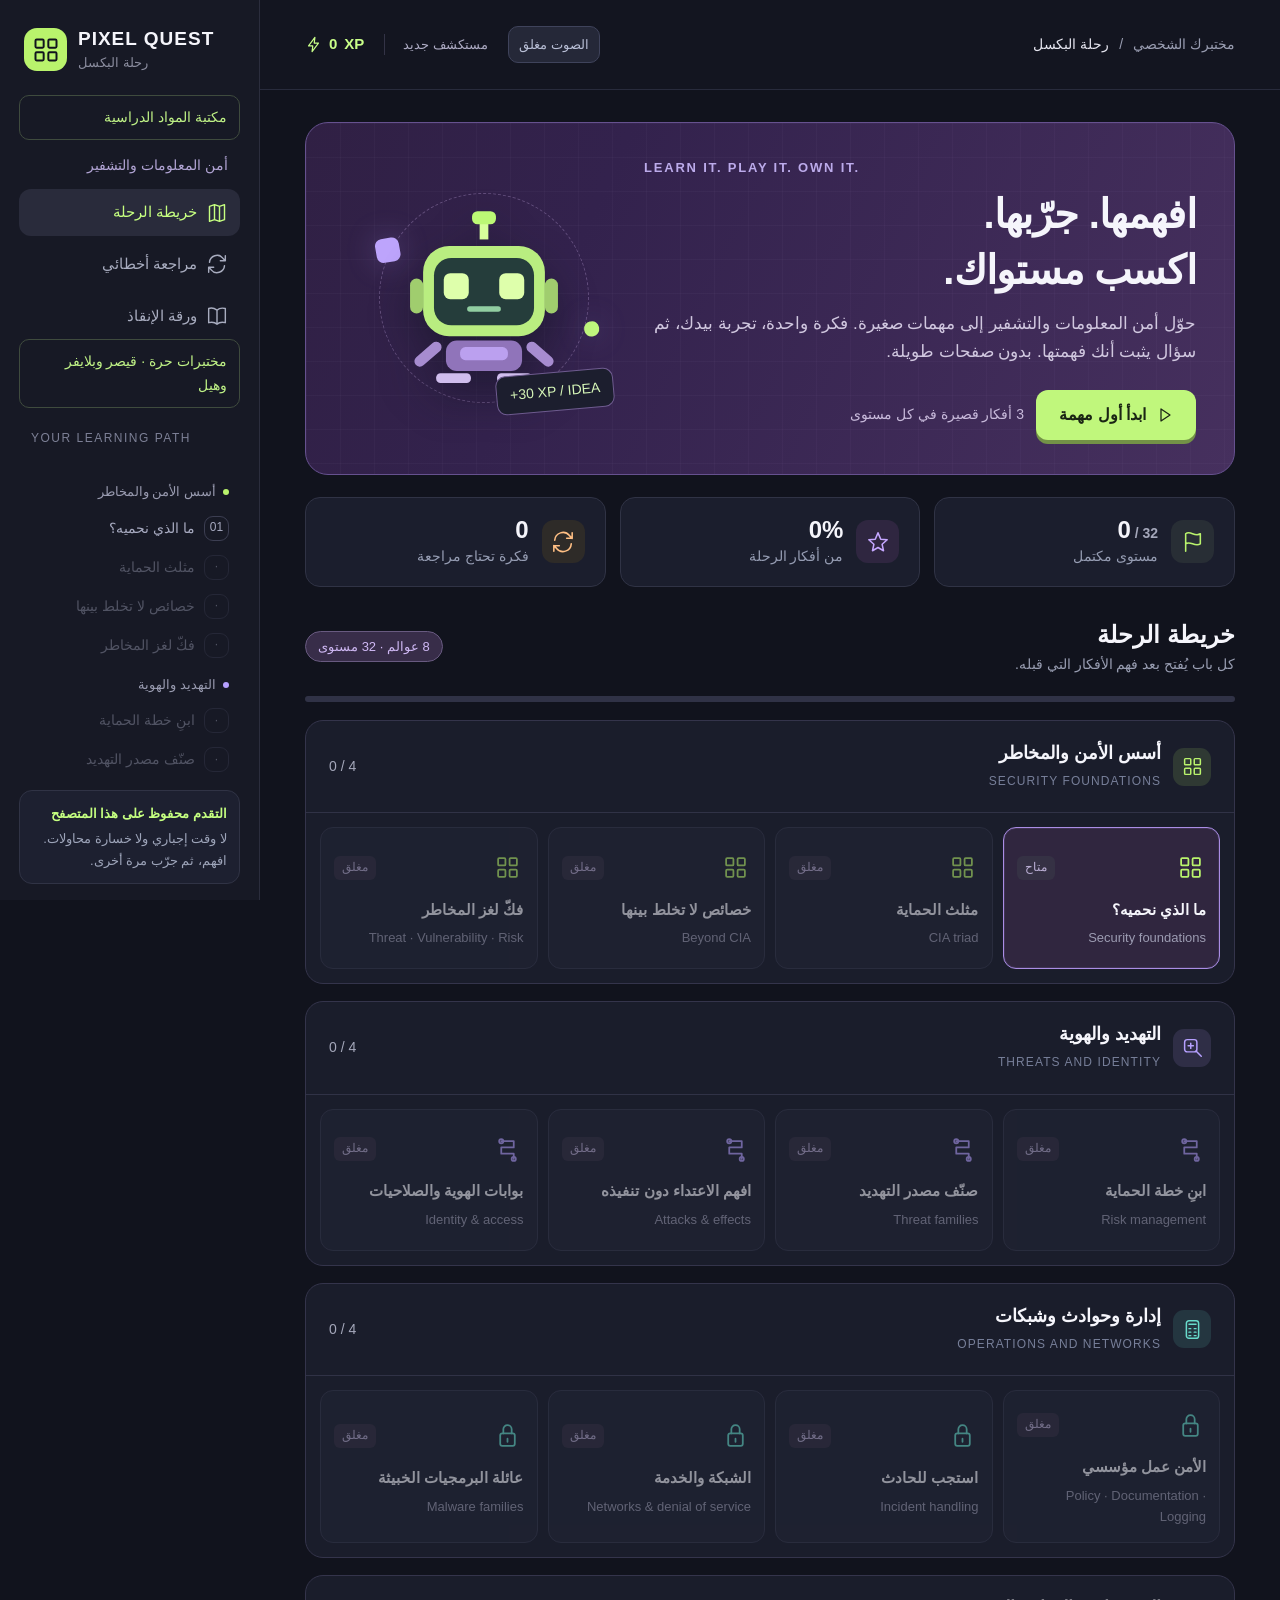
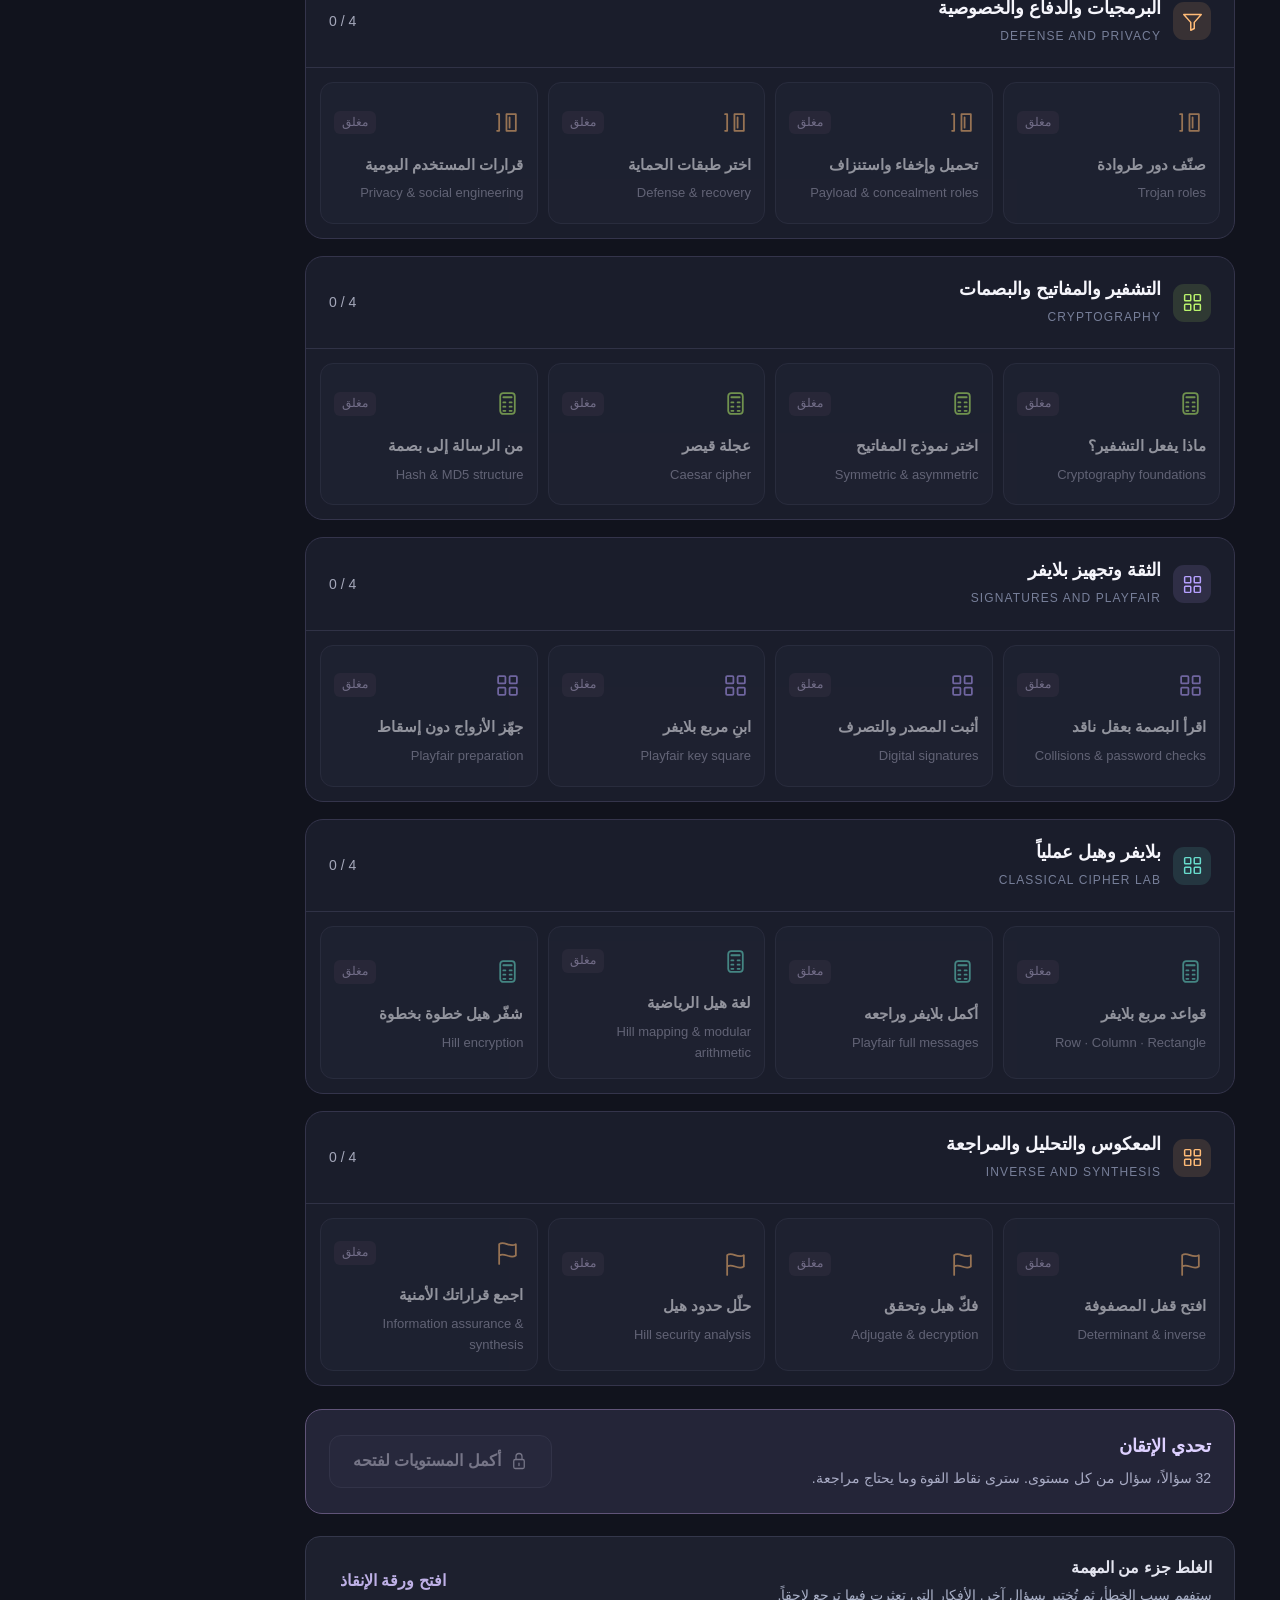
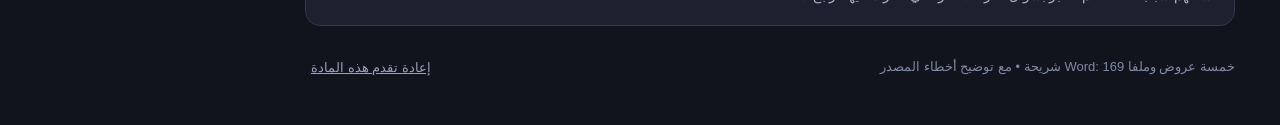
<file: docs/information-security/index.html>
<!doctype html><html lang="ar" dir="rtl"><head><meta charset="utf-8"><meta name="viewport" content="width=device-width,initial-scale=1"><meta name="theme-color" content="#171925"><title>Pixel Quest | أمن المعلومات والتشفير</title><style>@font-face{font-family:Quest;src:local('Segoe UI')}*{box-sizing:border-box}html{font-size:16px;color-scheme:dark}body{margin:0;background:#11131d;color:#f5f5fb;font-family:Quest,'Segoe UI',Tahoma,sans-serif;line-height:1.65}button,input,textarea,select{font:inherit}button,a,input{touch-action:manipulation}button{cursor:pointer}button{color:inherit}button:disabled{cursor:not-allowed}a{color:inherit}button:focus-visible,a:focus-visible,input:focus-visible,summary:focus-visible{outline:3px solid #c5ff7b;outline-offset:4px}button,input,select,textarea{border-radius:12px}button{border:0}button:not(:disabled){transition:background .16s,transform .16s,box-shadow .16s}button:not(:disabled):active{transform:translateY(1px)}button:disabled{opacity:.42}.shell{display:grid;grid-template-columns:260px minmax(0,1fr);grid-template-areas:'side main';direction:ltr;min-height:100vh}.sidebar{grid-area:side;background:#171925;border-right:1px solid #2b2d3d;position:fixed;inset:0 auto 0 0;width:260px;padding:28px 19px 16px;display:flex;flex-direction:column;direction:rtl;z-index:20}.main{grid-area:main;direction:rtl;min-width:0}.brand{display:flex;align-items:center;gap:11px;direction:ltr;padding:0 5px 24px}.brand-name{font-size:19px;letter-spacing:1px;font-weight:800;line-height:1.1}.brand-name small{display:block;color:#8b8d9f;font-size:13px;letter-spacing:0;direction:rtl;margin-top:6px;text-align:left;font-weight:400}.logo{width:43px;height:43px;background:#b9f36c;display:grid;place-items:center;border-radius:13px;color:#11131d}.logo svg{width:28px;height:28px}.side-label{font-size:12px;color:#7d8096;letter-spacing:1.5px;direction:ltr;margin:12px 12px 10px}.nav{display:grid;gap:5px}.nav button{background:transparent;color:#a8acbf;text-align:right;padding:11px 13px;display:flex;gap:10px;align-items:center;font-size:15px}.nav button.active{background:#292b3b;color:#c6ff80}.nav svg{width:20px;height:20px}.side-scroll{overflow:auto;flex:1;min-height:120px;margin:14px 0}.side-world{padding:9px 11px 6px;font-size:13px;color:#999bb0;display:flex;gap:7px;align-items:center}.side-world i{width:6px;height:6px;border-radius:50%;display:block}.side-level{width:100%;display:flex;align-items:center;gap:9px;text-align:right;background:transparent;color:#a7aac0;padding:7px 11px;font-size:14px;border-radius:9px;min-height:37px}.side-level .node{width:25px;height:25px;border:1px solid #3c3e52;border-radius:9px;display:grid;place-items:center;flex-shrink:0;font-size:12px;direction:ltr}.side-level.current{background:#2a2442;color:#e6dcff}.side-level.current .node{background:#b69aff;color:#1d1730;border-color:#b69aff}.side-level.complete .node{background:#243328;color:#c6ff80;border-color:#415c36}.side-level:disabled{opacity:.4}.side-footer{padding:12px;border:1px solid #303345;background:#1d2030;border-radius:13px;font-size:13px;color:#9da4b9}.side-footer strong{display:block;color:#c5ff80;font-weight:600;margin-bottom:4px}.topbar{height:90px;display:flex;align-items:center;justify-content:space-between;gap:20px;padding:0 45px;border-bottom:1px solid #282b3c;background:#131520}.top-context{display:flex;gap:10px;align-items:center;color:#999db1;font-size:14px}.top-context strong{font-weight:500;color:#e5e5ef}.top-stats{display:flex;align-items:center;gap:20px;direction:ltr}.xp{display:flex;align-items:center;gap:7px;font-weight:700;color:#c9ff89;font-size:15px}.rank{font-size:13px;color:#aeacc4;padding-left:18px;border-left:1px solid #333346}.round-icon{width:38px;height:38px;border:1px solid #39394e;border-radius:50%;display:grid;place-items:center;background:#202331;color:#d1d4e8}.round-icon svg{width:18px}.mobile-menu{display:none;background:#25283a;padding:6px 10px;font-size:19px}.container{max-width:1330px;margin:auto;padding:32px 45px 45px}.eyebrow{font-size:13px;letter-spacing:1.8px;direction:ltr;color:#bcabeb;font-weight:600;margin-bottom:8px}h1,h2,h3,p{margin:0}h1{font-size:clamp(30px,3.4vw,48px);line-height:1.4;letter-spacing:-.7px}h2{font-size:24px;line-height:1.5}h3{font-size:18px;line-height:1.5}.muted{color:#a5a8bb}.small{font-size:14px}.tiny{font-size:13px}.hero{position:relative;overflow:hidden;border:1px solid #66518f;border-radius:23px;min-height:290px;background:linear-gradient(115deg,#302044,#33224d 30%,#46305e);display:grid;grid-template-columns:minmax(0,1fr) 280px;align-items:center;padding:34px 38px;gap:20px}.hero:before{content:'';position:absolute;inset:0;background-image:linear-gradient(#b5a1d20a 1px,transparent 1px),linear-gradient(90deg,#b5a1d20a 1px,transparent 1px);background-size:34px 34px;pointer-events:none}.hero-content{position:relative;z-index:1}.hero h1{font-size:40px}.hero p{color:#d0c7df;font-size:17px;max-width:590px;margin:12px 0 23px}.hero-art{height:235px;position:relative;display:grid;place-items:center}.orbit{position:absolute;width:210px;height:210px;border:1px dashed #b69bd25c;border-radius:50%;transform:rotate(-25deg)}.orbit:after,.orbit:before{content:'';position:absolute;width:24px;height:24px;border-radius:7px;top:8px;left:25px;background:#bda4fc;box-shadow:0 0 30px #bba2ff44;transform:rotate(15deg)}.orbit:after{top:auto;left:auto;right:12px;bottom:23px;background:#c0f77e;width:15px;height:15px}.hero-art .pixelbot{width:174px;filter:drop-shadow(0 18px 20px #0b101a70);animation:float 5s ease-in-out infinite}.art-tag{position:absolute;bottom:5px;right:10px;transform:rotate(-5deg);background:#1c1e2e;border:1px solid #6e5b8f;padding:7px 13px;border-radius:10px;direction:ltr;color:#d6f6b8;font-size:14px}.btn{padding:12px 23px;border-radius:12px;display:inline-flex;align-items:center;justify-content:center;gap:9px;min-height:48px;font-size:16px;font-weight:650;text-decoration:none}.btn.primary{background:#c0f77c;color:#1a2514;box-shadow:0 4px 0 #739247}.btn.primary:hover{background:#d0ff99}.btn.secondary{background:#2c2e42;border:1px solid #46475e;color:#e7e4f5}.btn.secondary:hover{background:#38394f}.btn.ghost{background:transparent;color:#c5bbde;border:1px solid #554868}.btn.text{background:transparent;color:#beb0e6;padding:8px 12px;min-height:40px}.btn svg{width:18px;height:18px}.btn.small-btn{padding:8px 15px;min-height:40px;font-size:14px}.actions{display:flex;gap:12px;align-items:center;flex-wrap:wrap}.metrics{display:grid;grid-template-columns:repeat(3,1fr);gap:14px;margin:22px 0 30px}.metric{border:1px solid #303345;background:#1b1e2d;border-radius:15px;padding:18px 20px;display:flex;align-items:center;gap:13px}.metric-icon{width:43px;height:43px;background:#282e35;border-radius:12px;display:grid;place-items:center;color:#b9f36c}.metric-icon svg{width:22px;height:22px}.metric:nth-child(2) .metric-icon{background:#2f2640;color:#c5a7ff}.metric:nth-child(3) .metric-icon{background:#2e2b28;color:#ffbf84}.metric strong{font-size:24px;line-height:1.2;display:block;direction:ltr;text-align:right}.metric span{display:block;font-size:14px;color:#969db3}.section-head{display:flex;justify-content:space-between;align-items:center;gap:15px;margin:20px 0}.section-head p{font-size:14px;color:#989db1}.progressbar{height:6px;background:#303246;border-radius:20px;overflow:hidden}.progressbar>span{display:block;height:100%;background:#c0f77c;border-radius:20px;transition:width .3s}.world-card{border:1px solid #34344b;background:#1a1d2b;border-radius:18px;margin-bottom:17px;overflow:hidden}.world-header{display:flex;justify-content:space-between;align-items:center;padding:19px 23px;border-bottom:1px solid #303246}.world-header .world-index{font-size:12px;color:#777f99;direction:ltr;letter-spacing:1.1px}.world-title{display:flex;align-items:center;gap:12px}.world-badge{width:38px;height:38px;border-radius:11px;display:grid;place-items:center;background:color-mix(in srgb,var(--world) 13%,transparent);color:var(--world)}.world-badge svg{width:21px}.level-cards{display:grid;grid-template-columns:repeat(4,1fr);padding:14px;gap:10px}.level-tile{background:#222535;border:1px solid #36394d;border-radius:13px;padding:18px 13px 14px;text-align:right;position:relative;min-height:142px}.level-tile:hover:not(:disabled){background:#2b2b42;border-color:#8a70bf}.level-tile.current{border-color:#aa8de5;background:#30263f;box-shadow:inset 0 0 0 1px #aa8de522}.tile-top{display:flex;align-items:center;justify-content:space-between;margin-bottom:14px}.tile-icon{width:32px;height:32px;display:grid;place-items:center;color:var(--world)}.tile-icon svg{width:25px}.tile-state{font-size:12px;border-radius:6px;padding:2px 8px;background:#353144;color:#bcb0d6}.complete .tile-state{background:#29392b;color:#c0f77c}.level-tile strong{font-size:15px;display:block}.level-tile small{font-size:13px;color:#9c9cb2;display:block;direction:ltr;text-align:right;margin-top:5px}.level-tile:disabled{opacity:.55}.bottom-note{display:flex;align-items:center;justify-content:space-between;gap:20px;background:#1d202e;border:1px solid #34374b;border-radius:15px;padding:18px 22px;margin-top:22px;font-size:14px;color:#a8afc6}.bottom-note strong{color:#e3e4ef;display:block;font-size:16px;margin-bottom:3px}.course-tip{display:flex;align-items:flex-start;gap:10px;margin-bottom:22px;color:#a6aec3;font-size:14px}.course-tip svg{flex-shrink:0;width:20px;color:#bba5ec;margin-top:3px}.lesson-layout{display:grid;grid-template-columns:minmax(0,1fr) 270px;gap:22px;align-items:start}.mission{border:1px solid #414058;border-radius:22px;background:#1b1e2c;overflow:hidden}.mission-header{padding:23px 28px 17px;border-bottom:1px solid #343449;display:flex;align-items:center;justify-content:space-between;gap:15px}.pips{display:flex;gap:6px;direction:ltr}.pip{width:31px;height:5px;border-radius:7px;background:#444056}.pip.on{background:#bca1ff}.mission-body{padding:27px 30px}.lesson-en{direction:ltr;color:#bca5f2;font-size:14px;margin-top:6px;text-align:right}.lesson-text{font-size:19px;color:#d2d7e7;line-height:1.95;margin-top:19px}.formula{direction:ltr;unicode-bidi:isolate;background:#131724;border:1px solid #374459;border-radius:12px;text-align:center;padding:12px 15px;margin:19px 0;font-family:Consolas,'Segoe UI',monospace;font-size:16px;color:#bce9dc;overflow:auto}.example{color:#afb9cf;font-size:15px;border:1px solid #3a3e54;border-radius:12px;margin-top:20px;background:#202435}.example summary{padding:12px 16px;cursor:pointer;color:#d0cae8}.example p{padding:0 16px 16px;line-height:1.9}.mission-footer{border-top:1px solid #35384c;padding:20px 28px;display:flex;align-items:center;justify-content:space-between;gap:16px}.mission-footer .small{max-width:300px}.coach{background:#202233;border:1px solid #3a3b51;border-radius:18px;padding:22px 20px;position:sticky;top:20px}.coach .pixelbot{width:72px;margin:0 auto 15px;display:block}.coach h3{font-size:17px}.coach p{color:#aeb4cb;font-size:15px;margin-top:12px;line-height:1.8}.coach .source{font-size:13px;color:#8790aa;margin-top:16px;padding-top:14px;border-top:1px solid #3c4055}.lesson-overview{margin:16px 0 0;display:grid;gap:8px}.lesson-overview span{font-size:14px;color:#8d96b0;padding:8px;border-radius:8px}.lesson-overview .done{color:#c6f38e}.lesson-overview .now{background:#322b46;color:#d6c6ff}.lesson-progress{display:flex;align-items:center;justify-content:space-between;margin-bottom:23px}.back{background:transparent;color:#b4b8ce;font-size:15px;padding:7px 0}.lab{margin-top:20px;padding:19px;background:#151925;border:1px solid #364455;border-radius:15px}.lab-title{display:flex;justify-content:space-between;align-items:center;margin-bottom:14px;font-size:14px;color:#a9e6cc}.lab-title span:last-child{color:#838fa7;font-size:13px}.lab-row{display:flex;align-items:center;justify-content:center;gap:16px;flex-wrap:wrap}.lab-control{display:flex;align-items:center;gap:10px;flex-wrap:wrap;justify-content:center;margin:12px 0}.lab-control label{color:#bac4d7;font-size:14px}.lab-control button,.seg button{background:#292d41;color:#b8c2d9;padding:7px 12px;font-size:14px;border:1px solid #3e455e;border-radius:8px;min-height:37px}.lab-control button.selected,.seg button.selected{background:#b39be4;color:#201a30;border-color:#b39be4}.lab input[type=range]{accent-color:#b9f36c;width:min(240px,100%)}.lab input[type=number]{width:76px;background:#252c3e;border:1px solid #4c5672;color:white;text-align:center;padding:6px;font-size:15px;direction:ltr}.lab-output{background:#222c33;border:1px solid #3a5348;border-radius:10px;padding:10px 13px;color:#ccf3aa;text-align:center;margin-top:12px;font-size:15px}.matrix{display:grid;gap:3px;direction:ltr;margin:8px auto;max-width:max-content}.cell{min-width:28px;min-height:28px;padding:4px 6px;display:grid;place-items:center;background:#293044;color:#d8deeb;font-family:Consolas,monospace;font-size:14px;border-radius:5px;border:1px solid transparent;line-height:1.3}.cell.picked{border-color:#c8ff87;color:#d7ffb2;background:#33433a}.cell.hot{background:#4b3c67;border-color:#9e81d7;color:#f3eaff}.cell.mini{font-size:12px;min-width:24px;min-height:24px;padding:3px}.cell.clickable{cursor:pointer}.pixel-grid .cell{width:38px;height:38px;color:transparent;padding:0;border:2px solid transparent}.pixel-grid .cell.picked{border-color:#c0ff76;box-shadow:0 0 0 2px #152018}.bit-row{display:flex;direction:ltr;gap:4px;justify-content:center;margin:7px 0;align-items:center}.bit{width:31px;height:35px;display:grid;place-items:center;background:#30324c;border:1px solid #51516d;border-radius:7px;font-family:Consolas,monospace;font-size:17px;color:#ccc3e9}.bit.one{background:#334737;color:#c6ff8b;border-color:#608047}.bit-label{color:#959eb3;width:25px;font-size:13px;direction:ltr}.lab svg.wave{width:100%;height:110px;background:#131722;border-radius:8px}.wave-color{height:9px;border-radius:8px;background:linear-gradient(90deg,#8237e9,#184ae0,#1bd871,#ffec36,#ff8e22,#f12929);direction:ltr;margin:12px 0}.system-buttons{display:flex;flex-wrap:wrap;justify-content:center;gap:6px}.system-buttons button{padding:7px 12px;border:1px solid #434960;background:#2b3046;color:#cbd0e3;font-size:13px;border-radius:8px;min-height:38px}.system-buttons button.selected{border-color:#b69be8;background:#493963}.type-art{display:flex;gap:5px;align-items:center;justify-content:center;min-height:75px}.mini-layer{width:48px;height:66px;border-radius:6px;display:grid;place-items:center;font-size:14px;box-shadow:4px 5px 0 #0d111c44}.lab-hint{font-size:14px;color:#929eb4;text-align:center;margin:10px 0 0}.quiz-top{display:flex;align-items:center;gap:10px;color:#b6a1e8;font-size:14px;margin-bottom:15px}.quiz-question{font-size:24px;font-weight:650;line-height:1.65;margin-bottom:23px}.choices{display:grid;gap:11px}.choice{display:flex;align-items:center;gap:14px;padding:16px 18px;background:#242839;border:1px solid #41465d;text-align:right;min-height:65px;font-size:17px;border-radius:12px;opacity:1!important}.choice:hover:not(:disabled){background:#30344a;border-color:#a186cf}.choice .choice-letter{display:grid;place-items:center;flex-shrink:0;width:29px;height:29px;border:1px solid #5a5d74;border-radius:8px;font-size:14px;direction:ltr;color:#bcb7d0}.choice.correct{background:#263a2f;border-color:#9bd169}.choice.wrong{background:#442c36;border-color:#da8296}.choice.correct .choice-letter{background:#a6df74;color:#1d311c;border-color:#a6df74}.choice.wrong .choice-letter{background:#db8b9c;color:#3c1c27;border-color:#db8b9c}.answer-box{display:flex;align-items:center;gap:14px;flex-wrap:wrap}.answer-box input{background:#101622;border:2px solid #606483;color:#eff6fc;padding:15px 18px;direction:ltr;max-width:220px;width:100%;font-family:Consolas,monospace;font-size:25px}.answer-box .unit{color:#959fb6;font-size:15px;direction:ltr}.feedback{margin-top:22px;padding:20px;border-radius:14px;background:#27372e;border:1px solid #638746}.feedback.bad{background:#352b37;border-color:#795063}.feedback h3{color:#c5f79a;margin-bottom:7px}.feedback.bad h3{color:#f0afbd}.feedback p{color:#c3cbdc;font-size:16px;line-height:1.9}.feedback .actions{margin-top:18px}.hint-box{font-size:15px;color:#c8bfdc;background:#29263c;padding:12px 16px;border-radius:10px;margin-top:15px}.hint-trigger{background:transparent;border:0;color:#b1a3d1;padding:12px 0;font-size:14px}.order-bank,.order-answer{display:flex;gap:8px;flex-wrap:wrap;margin:14px 0}.order-answer{padding:14px;border:1px dashed #69627f;min-height:65px;border-radius:12px;align-items:center;background:#161a27}.order-chip{background:#39324d;color:#dfd4f9;padding:10px 14px;border:1px solid #65547e;border-radius:9px;font-size:16px}.order-chip em{font-style:normal;margin-left:8px;color:#bff17d;direction:ltr;display:inline-block}.order-bank .order-chip{background:#272b3e;border-color:#464b64}.summary{background:linear-gradient(155deg,#2e2544,#1c2530);border:1px solid #786295;border-radius:24px;padding:35px;max-width:800px;margin:0 auto;text-align:center}.success-ring{width:100px;height:100px;display:grid;place-items:center;background:#344733;border:1px solid #9bce6e;border-radius:30px;color:#c8ff8f;margin:5px auto 22px;transform:rotate(-6deg)}.success-ring svg{width:50px;transform:rotate(6deg)}.summary .recap{font-size:19px;color:#d4d5e6;line-height:1.9;margin:20px 0;text-align:right}.summary .actions{justify-content:center;margin-top:23px}.summary textarea{width:100%;min-height:80px;padding:13px;background:#151a28;border:1px solid #5b5772;color:#e8e4f5;font-size:16px;resize:vertical}.summary .reflection{text-align:right;margin:24px 0 15px}.summary label{display:block;font-size:15px;color:#c1bed5;margin-bottom:8px}.summary .pill{display:inline-block;padding:5px 15px;border-radius:20px;background:#3c3b2e;color:#e4e9a7;font-size:14px;margin:12px 0}.summary details{font-size:15px;color:#b6b5d0;text-align:right}.summary details p{margin-top:10px;color:#d3e4c0}.review-card{display:flex;align-items:center;justify-content:space-between;gap:18px;padding:19px 22px;background:#1e2232;border:1px solid #383e55;border-radius:15px;margin-bottom:12px}.review-card h3{font-size:18px}.review-card p{font-size:14px;color:#9aa5be;margin-top:5px}.empty{padding:48px 24px;background:#1c2130;border:1px solid #384458;border-radius:20px;text-align:center;margin-top:24px}.empty svg{width:58px;height:58px;color:#b4ed7c;margin-bottom:15px}.empty p{color:#9da8bf;margin:13px auto;max-width:520px}.rescue{background:#1c2130;border:1px solid #3c4056;border-radius:16px;margin-bottom:12px;padding:0 22px}.rescue summary{padding:18px 0;cursor:pointer;color:#e1ddf3;font-size:17px;font-weight:600}.rescue-content{padding:0 0 20px}.rescue .lesson-text{font-size:16px;margin-top:10px}.rescue h3{color:#c4acf5;margin:16px 0 6px;font-size:17px}.rescue .formula{font-size:14px;margin:10px 0}.rescue-search{background:#1d2435;border:1px solid #4b536d;color:#e7edfa;padding:13px 16px;width:100%;font-size:16px;margin:18px 0 23px}.exam-banner{background:#242538;border:1px solid #605478;padding:23px;border-radius:17px;margin-top:23px;display:flex;align-items:center;justify-content:space-between;gap:20px}.exam-banner h3{color:#ddd0ff}.exam-banner p{color:#a9acc5;font-size:14px;margin-top:7px}.exam-progress{display:flex;gap:5px;margin-bottom:20px;direction:ltr}.exam-progress i{height:5px;flex:1;background:#414357;border-radius:4px}.exam-progress i.pass{background:#b5eb75}.exam-progress i.fail{background:#d98d9c}.certificate{direction:ltr;font-family:Consolas,monospace;font-size:52px;color:#c6ff89;margin:10px 0}.storage-warning{padding:10px 18px;background:#4a3327;color:#f2cda8;font-size:14px;border-bottom:1px solid #7d5b3e}.toast{position:fixed;bottom:24px;left:50%;transform:translateX(-50%);background:#d2f79b;color:#1e301a;padding:12px 23px;border-radius:14px;z-index:80;box-shadow:0 8px 30px #0006;font-size:15px;animation:pop .2s ease-out}.confetti{position:fixed;inset:0;pointer-events:none;z-index:60;overflow:hidden}.confetti i{position:absolute;width:8px;height:15px;top:-30px;animation:fall 1.6s ease-in forwards}.modal-backdrop{position:fixed;inset:0;display:grid;place-items:center;background:#090c17d9;z-index:100;padding:20px}.modal{width:min(100%,520px);background:#22263a;border:1px solid #60577b;border-radius:20px;padding:25px}.modal p{margin:15px 0 22px;color:#c0c4d9}.footer-links{margin-top:30px;display:flex;justify-content:space-between;gap:20px;font-size:13px;color:#7f8aa4}.footer-links button{font-size:13px;background:none;color:#a59abf;text-decoration:underline}.kbd{font-size:13px;color:#909cb4;margin-top:15px}.sr-only{position:absolute;width:1px;height:1px;padding:0;margin:-1px;overflow:hidden;clip:rect(0,0,0,0);white-space:nowrap;border:0}bdi{unicode-bidi:isolate}.mode-tag{border:1px solid #685a80;background:#382d49;color:#cfb8f4;border-radius:20px;padding:4px 12px;font-size:13px;white-space:nowrap}.lab-math{direction:ltr;unicode-bidi:isolate;text-align:center;font-size:13px;line-height:1.8;color:#c4cce0;font-family:Consolas,monospace;margin:9px 0}.lab small{font-size:13px}.mini-caption{font-size:13px;text-align:center;color:#9da8bf}.top-sound{background:#252838;color:#b9bfd6;border:1px solid #3f435b;border-radius:10px;padding:7px 10px;font-size:13px}.type-tag{font-size:14px;color:#bdc2d5;text-align:center;margin-top:10px}.warning-note{background:#302a25;border:1px solid #6a513d;border-radius:11px;padding:13px 16px;color:#e0c1a3;font-size:14px;margin:18px 0}.screen-enter{animation:screen-in .22s ease-out}.inline-links{display:flex;gap:15px;flex-wrap:wrap;margin-top:20px}.inline-links a{color:#bda9ea;font-size:14px;text-decoration:underline}.wave-shell{direction:ltr}.exam-score-items{display:grid;grid-template-columns:1fr 1fr;gap:10px;margin:20px 0}.exam-score-items div{background:#1a2030;border:1px solid #42435c;border-radius:12px;padding:15px}.exam-score-items strong{display:block;color:#c7ff87;font-size:24px}.exam-score-items span{color:#b3bad0;font-size:14px}
@keyframes float{50%{transform:translateY(-8px)}}@keyframes pop{from{opacity:0;transform:translate(-50%,10px)}}@keyframes fall{to{transform:translateY(110vh) rotate(560deg)}}@keyframes screen-in{from{opacity:.1;transform:translateY(8px)}}
@media(min-width:1600px){.container{padding-top:45px}.hero{min-height:330px}.hero h1{font-size:46px}.lesson-layout{grid-template-columns:minmax(0,1fr) 300px}}
@media(max-width:1200px){.shell{grid-template-columns:220px minmax(0,1fr)}.sidebar{width:220px;padding:23px 13px}.container{padding:27px}.topbar{padding:0 27px}.lesson-layout{grid-template-columns:minmax(0,1fr)}.coach{position:static;display:none}.hero{grid-template-columns:minmax(0,1fr) 200px;padding:28px}.hero h1{font-size:35px}.hero-art{transform:scale(.83)}.level-cards{grid-template-columns:repeat(2,1fr)}.metric{padding:15px 12px}.metric span{font-size:13px}}
@media(max-width:760px){.shell{display:block}.sidebar{transform:translateX(-100%);transition:transform .2s;width:260px;box-shadow:20px 0 80px #000a}.sidebar.open{transform:translateX(0)}.mobile-menu{display:block}.topbar{height:72px;padding:0 18px;gap:10px}.top-context{gap:8px;font-size:13px}.top-context .desktop-context{display:none}.top-stats{gap:12px}.rank{display:none}.top-sound{padding:6px 9px;font-size:12px}.container{padding:22px 17px 35px}.hero{grid-template-columns:1fr;padding:26px 24px;min-height:270px}.hero h1{font-size:34px;position:relative;max-width:350px}.hero p{font-size:16px;max-width:95%}.hero-art{display:none}.hero .eyebrow{font-size:12px}.metrics{gap:7px;margin:15px 0 25px}.metric{padding:13px 9px;gap:7px;flex-direction:column;align-items:flex-start;position:relative}.metric-icon{width:30px;height:30px;border-radius:8px}.metric-icon svg{width:17px}.metric strong{font-size:23px}.metric span{font-size:12px}.section-head{align-items:flex-start}.section-head h2{font-size:21px}.section-head p{font-size:13px}.world-header{padding:16px}.world-header h3{font-size:17px}.level-cards{padding:10px;gap:8px}.level-tile{padding:14px 12px;min-height:140px}.level-tile strong{font-size:15px}.world-header .world-index{font-size:11px}.bottom-note,.exam-banner{align-items:flex-start;flex-direction:column;gap:15px;padding:18px}.mission-header{padding:17px 20px}.mission-body{padding:22px 20px}.mission-body h2{font-size:25px}.lesson-text{font-size:18px;line-height:1.9}.mission-footer{padding:18px 20px;flex-direction:column;align-items:stretch}.mission-footer .btn{width:100%}.formula{font-size:14px;padding:11px 8px}.lab{padding:14px;margin-top:16px}.lab-title{font-size:13px;gap:5px}.lab-title span:last-child{font-size:12px}.quiz-question{font-size:22px}.choice{font-size:16px;padding:14px}.summary{padding:25px 20px}.summary h1{font-size:31px}.summary .recap{font-size:18px}.review-card{align-items:flex-start;flex-direction:column}.lab-row{gap:8px}.cell{font-size:13px;min-width:25px;min-height:26px;padding:4px}.cell.mini{min-width:21px;min-height:22px;font-size:11px}.lab-convolve .matrix{gap:2px}.lab-convolve .lab-row{gap:12px}.bit{width:25px;height:31px;font-size:15px}.bit-row{gap:3px}.bit-label{width:17px}.footer-links{flex-direction:column;gap:10px}.lesson-progress .small{font-size:13px}.btn{padding:12px 18px}.coach{display:none}}
@media(prefers-reduced-motion:reduce){*,*:before,*:after{animation:none!important;transition:none!important;scroll-behavior:auto!important}}
.xp svg{width:17px;height:17px}.quiz-top svg{width:21px;height:21px}.lab-title svg{width:16px;height:16px;vertical-align:middle;margin-left:5px}

.course-switch{display:block;color:#bff286;font-size:14px;padding:10px 12px;margin-bottom:9px;border:1px solid #3f4b3e;border-radius:10px;text-decoration:none}.current-course{color:#b1a4d4;font-size:14px;padding:5px 12px 12px}.library-grid{display:grid;grid-template-columns:1fr 1fr;gap:22px}.subject-card{background:#1e2233;border:1px solid #4a4563;padding:27px;border-radius:20px}.subject-card h2{font-size:27px;margin:14px 0}.subject-card p{color:#b4bdd3;font-size:16px;line-height:1.9}.subject-card .btn{margin-top:21px}.subject-card .progressbar{margin-top:20px}.library-top{margin-bottom:30px}.library-top p{margin-top:15px;color:#b6bdd2;max-width:800px;font-size:18px}.coverage-row{padding:14px;border-bottom:1px solid #41475e}.source-table{width:100%;border-collapse:collapse;margin:18px 0}.source-table td,.source-table th{padding:12px;border:1px solid #454d65;text-align:right;vertical-align:top;font-size:15px}.source-table th{background:#2e2943}.formula{white-space:pre-wrap}.lab input[type=text],.lab textarea{background:#23293d;border:1px solid #56627e;color:#eef1ff;padding:10px;font-size:17px;max-width:100%;direction:ltr}.lab textarea{width:100%;min-height:72px}.lab .trace-table{width:100%;direction:ltr;border-collapse:collapse;margin-top:12px}.trace-table td,.trace-table th{padding:6px;border:1px solid #43506b;font-size:14px;text-align:center}.source-inline{font-size:14px;color:#b7abc9}.lab .keygrid{display:grid;grid-template-columns:repeat(5,38px);gap:4px;direction:ltr;justify-content:center;margin:12px auto}.keygrid button{height:36px;font-family:Consolas,monospace;font-size:17px;background:#34364f;border:1px solid #56566f;color:#ded9f2}.keygrid button.hot{background:#705391;color:white;border-color:#bfa0f2}.keygrid button.picked{background:#a0cf6b;color:#1b2a18;border-color:#c6ff89}.decision-buttons{display:flex;flex-wrap:wrap;gap:8px;justify-content:center}.decision-buttons button{background:#343347;color:#ddd7f1;border:1px solid #66607e;padding:10px 14px;font-size:15px}.lab-result{margin-top:15px;border:1px solid #536e4b;background:#253529;padding:14px;border-radius:12px;color:#d1f2b9}.lab-result.bad{background:#3a2931;border-color:#895a69;color:#f3bdc7}.course-sources{max-width:1000px;margin:auto}.course-sources article{background:#1e2333;border:1px solid #3c4259;border-radius:17px;padding:23px;margin:20px 0}.course-sources p{color:#c5ccde;margin:12px 0}.course-sources a{color:#c7aff5}@media(max-width:760px){.library-grid{grid-template-columns:1fr}.subject-card{padding:22px}.source-table td,.source-table th{padding:8px;font-size:13px}.trace-table td,.trace-table th{font-size:12px}.course-sources article{padding:18px}.library-top h1{font-size:33px}}
</style></head><body><div id="app"></div><noscript>تحتاج اللعبة إلىJavaScript.</noscript><script>const COURSE={"id": "security", "path": "information-security", "title": "أمن المعلومات والتشفير", "storageKey": "pixel-quest-security-v1", "sourceLabel": "خمسة عروض وملفا Word: 169 شريحة", "guideUrl": "reference.html", "sourcesUrl": "sources.html", "guideLabel": "المرجع المنظم لجميع الأفكار", "sourcesLabel": "تتبع الملفات وتصحيحات المحاضرات", "warning": "المتماثل يستخدم مفتاحاً سرياً مشتركاً وليس «مفتاحاً عاماً». MD5 دالة تجزئة وله تصادمات؛ لا يصلح لتوقيعات حديثة أو تخزين كلمات السر الخام. اتجاه تشفير بلايفر يمين وأسفل؛ بعض تسميات شريحة الحل معكوسة. راجع المصدر والتصحيح معاً."};
const SecurityMath=(()=>{
const mod=(a,n=26)=>((a%n)+n)%n;
const clean=s=>String(s).toUpperCase().replace(/[^A-Z]/g,'');
const letters=n=>String.fromCharCode(65+mod(n));
const caesar=(s,k=3,decrypt=false)=>String(s).toUpperCase().replace(/[A-Z]/g,c=>letters(c.charCodeAt(0)-65+(decrypt?-k:k)));
function square(key='MONARCHY'){return [...new Set((clean(key).replace(/J/g,'I')+'ABCDEFGHIKLMNOPQRSTUVWXYZ').split(''))];}
function prepare(text){const s=clean(text).replace(/J/g,'I');let out=[];for(let i=0;i<s.length;){const a=s[i],b=s[i+1];if(!b||a===b){out.push(a+(a==='X'?'Q':'X'));i++;}else{out.push(a+b);i+=2;}}return out;}
function pair(pair,key='MONARCHY',decrypt=false){const sq=square(key),p=clean(pair).replace(/J/g,'I');if(p.length!==2||p[0]===p[1])throw Error('الزوج يجب أن يحتوي حرفين مختلفين.');const [a,b]=[sq.indexOf(p[0]),sq.indexOf(p[1])],r1=Math.floor(a/5),r2=Math.floor(b/5),c1=a%5,c2=b%5,d=decrypt?-1:1;let x,y,rule;if(r1===r2){x=r1*5+mod(c1+d,5);y=r2*5+mod(c2+d,5);rule='صف';}else if(c1===c2){x=mod(r1+d,5)*5+c1;y=mod(r2+d,5)*5+c2;rule='عمود';}else{x=r1*5+c2;y=r2*5+c1;rule='مستطيل';}return {input:p,out:sq[x]+sq[y],rule,positions:[a,b],outputs:[x,y]};}
function playfair(text,key='MONARCHY',decrypt=false){const s=clean(text).replace(/J/g,'I');if(decrypt&&s.length%2)throw Error('النص المشفر يجب أن يكون زوجي الطول.');const pairs=decrypt?s.match(/../g)||[]:prepare(s);const trace=pairs.map(p=>pair(p,key,decrypt));return {pairs,trace,out:trace.map(x=>x.out).join('')};}
function gcd(a,b){a=Math.abs(a);b=Math.abs(b);while(b)[a,b]=[b,a%b];return a;}
const determinant=k=>k[0][0]*k[1][1]-k[0][1]*k[1][0];
function inverse(k){const det=determinant(k);if(gcd(det,26)!==1)return null;let u=1;while(mod(det*u)!==1)u++;const [[a,b],[c,d]]=k;return {det,scalar:u,matrix:[[mod(u*d),mod(-u*b)],[mod(-u*c),mod(u*a)]]};}
function hill(text,k=[[3,3],[2,5]],decrypt=false){const inv=inverse(k);if(!inv)throw Error('مفتاح غير قابل للعكس بترديد26.');let s=clean(text);if(decrypt&&s.length%2)throw Error('فك التشفير يحتاج عدداً زوجياً من الحروف.');if(s.length%2)s+='X';const matrix=decrypt?inv.matrix:k,trace=[];for(let i=0;i<s.length;i+=2){const p=[s.charCodeAt(i)-65,s.charCodeAt(i+1)-65],raw=matrix.map(row=>row[0]*p[0]+row[1]*p[1]),values=raw.map(n=>mod(n));trace.push({input:s.slice(i,i+2),p,raw,values,out:values.map(letters).join('')});}return {out:trace.map(t=>t.out).join(''),trace,prepared:s,inverse:inv};}
return {mod,clean,letters,caesar,square,prepare,pair,playfair,gcd,determinant,inverse,hill};
})();
if(typeof module!=='undefined')module.exports=SecurityMath;

;
const mc=(prompt,options,answer,why)=>({type:'mc',prompt,options,answer,why});
const num=(prompt,answer,unit,why,tolerance=0)=>({type:'number',prompt,answer,unit,why,tolerance});
const order=(prompt,items,answer,why)=>({type:'order',prompt,items,answer,why});
const word=(prompt,answer,why)=>({type:'text',prompt,answer,why});
const C=(id,title,en,text,formula,example,questions)=>({id,title,en,text,formula,example,questions});
const LEVELS=[];
const L=(title,en,source,lab,steps)=>{const i=LEVELS.length;LEVELS.push({title,en,source,lab,steps,world:Math.floor(i/4),icon:['grid','route','lock','bits','calc','grid','calc','flag'][Math.floor(i/4)],recap:steps.map(s=>s.title+': '+s.text).join(' ')})};
L('ما الذي نحميه؟','Security foundations','P1:4-13؛ P2:2-3،20-22؛ D2:1-3','assets',[
C('s-info','المعلومات لا تعني ملفات فقط','Information security','أمن المعلومات يحمي المعلومات والأنظمة والمعدات التي تعالجها وتخزنها وتنقلها. يشمل الورق والملفات الرقمية. الأمن في التعريف العام حالة حماية من الأخطار؛ عملياً لا يوجد وعد بانعدام كل المخاطر.','Information + Systems + Hardware','سرقة ملف ورقي سري مشكلة أمن معلومات، حتى لو لم يستعمل أحد حاسوباً.',[mc('سُرقت أوراق سرية من مكتب. هل تدخل في أمن المعلومات؟',['نعم، المعلومات الورقية مشمولة','لا، الأمن للإنترنت فقط','فقط إذا كانت PDF'],0,'تعريف المقرر يشمل المعلومات الورقية والرقمية.'),mc('أي تعريف أكمل؟',['حماية المعلومات والأنظمة والمعدات الداعمة','شراء مضاد فيروسات فقط','إخفاء كلمة السر فقط'],0,'الحماية تشمل البيانات وبيئتها، وليست أداة واحدة.')]),
C('s-components','النظام خمسة مكونات','Information systems','مكونات P1: البرامج، الأجزاء المادية، البيانات، المستخدمون، والإجراءات. البرامج تشمل التطبيقات ونظم التشغيل وأدوات الأوامر. P2 يجمع مواطن الاعتداء في أجهزة وبرامج ومعطيات واتصالات، ويؤكد دور الإنسان.','Software · Hardware · Data · People · Procedures','القرص Hardware، نظام التشغيل Software، درجات الطلبة Data، الموظف People، وتعليمات العمل Procedures.',[mc('سياسة مكتوبة لاستعادة النسخ الاحتياطية تُصنّف…',['إجراءات Procedures','أجزاء مادية','برنامج تشغيل'],0,'الإجراءات هي القواعد والخطوات المكتوبة.'),mc('نظام التشغيل والتطبيقات وأدوات الأوامر تنتمي إلى…',['Software','People','Hardware'],0,'كلها برامج، وليست معدات مادية.')]),
C('s-assets','الأصول والتطور التقني','Assets','الأصل مورد يجب حمايته: جهاز، بيانات، موقع، أو موارد بشرية. التطور في الحوسبة والاتصال وأنواع البيانات يغير الهجمات والثغرات، ويستلزم تدريباً وكوادر مؤهلة. لا تحمِ البيانات وتنسَ وسائطها.','Asset → value → appropriate protection','قبل إدخال خدمة جديدة، افحص ما تضيفه من اعتماد وثغرات، لا فائدتها الإنتاجية فقط.',[mc('قاعدة بيانات وموقع وخادم كلها أمثلة على…',['أصول Assets','هجمات','إجراءات فقط'],0,'الأصول قد تكون منطقية أو مادية.'),mc('إضافة تقنية جديدة للمؤسسة تتطلب…',['تقييم أثرها الأمني وتدريب المستخدمين','افتراض أنها تخلو من المخاطر','إلغاء كل الإجراءات'],0,'تجدد التقنية قد يضيف ثغرات ويتطلب مهارات جديدة.')])]);
L('مثلث الحماية','CIA triad','P1:20،23-24؛ P2:5-7،18-19','cia',[
C('s-conf','من يحق له أن يقرأ؟','Confidentiality','السرية تمنع كشف المعلومات لغير المخولين. الإعلان العام قد لا يحتاج سرية، بينما أرقام بطاقات الزبائن تحتاجها. الأولوية تعتمد على استخدام المعلومة.','Confidentiality = authorized disclosure','قراءة متطفل لملف دون تغيير حرف واحد تكسر السرية، حتى لو ظل الملف صحيحاً ومتاحاً.',[mc('قرأ شخص غير مخول نتائج الطلبة دون تعديلها. ما المتضرر مباشرة؟',['السرية','التوفر فقط','فائدة الملف فقط'],0,'المشكلة كشف المحتوى لغير المخول.'),mc('أي معلومة تحتاج عادة سرية أعلى؟',['بيانات بطاقة الزبون','إعلان عام','جدول دوام منشور'],0,'المستوى المطلوب يختلف بحسب الحساسية والاستخدام.')]),
C('s-integrity','هل تغير المحتوى؟','Integrity','السلامة أو التكاملية تعني حماية المعلومات من التعديل أو التلف غير المصرح به، أثناء الإدخال والمعالجة والتخزين والنقل. قد يكون السبب عمداً أو خطأً.','Integrity = protected content','تغيير مبلغ أمر شراء من100 إلى1000 يمس السلامة حتى لو كان الموقع يعمل.',[mc('تغيّر مبلغ التحويل أثناء النقل. العنصر المتضرر؟',['Integrity','Availability فقط','Possession فقط'],0,'تغيّر المحتوى هو انتهاك السلامة.'),mc('قد تضيع السلامة بسبب…',['هجوم متعمد أو خطأ غير متعمد','الهجمات المتعمدة فقط','كشف اسم المستخدم فقط'],0,'P1 يشمل التلف المتعمد وغير المتعمد.')]),
C('s-availability','هل يستطيع المخول الوصول؟','Availability','التوفر يمكّن المستخدم المخول من الوصول للخدمة والمعلومات عند الحاجة دون إعاقة. انقطاع الكهرباء أو تخريب الخدمة قد يمنعه، حتى لو لم يقرأ المهاجم شيئاً.','Availability = usable access when needed','في الخدمات المصرفية الإلكترونية، الاستمرارية مهمة إلى جانب السرية والسلامة وعدم الإنكار.',[mc('خادم متوقف يمنع الزبائن من الشراء. ما العنصر المتضرر مباشرة؟',['التوفر','السرية فقط','الأصالة فقط'],0,'تعطل الوصول للخدمة يمس التوفر.'),mc('نظام مشفر لكنه متعطل تماماً يحقق كل عناصر الأمن؟',['لا، التوفر مفقود','نعم، التشفير يكفي','نعم، لأن المحتوى مخفي'],0,'التشفير لا يضمن استمرار الخدمة.')])]);
L('خصائص لا تخلط بينها','Beyond CIA','P1:21-26؛ P2:8،18-19','qualities',[
C('s-accuracy','الدقة والأصالة','Accuracy & Authenticity','الدقة تعني خلو المعلومة من الأخطاء وحملها القيمة المتوقعة. الأصالة تعني أن مصدرها أو هويتها حقيقيان وليسا مزورين. وصول بريد باسم البنك لا يثبت أنه أرسله البنك.','Correct value ≠ genuine source','يمكن أن يصدر تقرير أصيل عن موظف معروف لكنه يحوي خطأ حسابياً؛ أصالة المصدر لا تجعل كل رقم دقيقاً.',[mc('تقرير من المصدر الصحيح يحوي خطأ جمع. أي خاصية ناقصة؟',['الدقة Accuracy','الملكية فقط','الأصالة بالضرورة'],0,'المصدر قد يكون أصيلاً مع وجود خطأ في القيم.'),mc('رسالة تنتحل اسم البنك تثير مشكلة…',['الأصالة Authenticity','عدد صفحات التقرير','سعة الذاكرة'],0,'تحتاج التحقق من المصدر الحقيقي.')]),
C('s-utility','الفائدة والسيطرة','Utility & Possession','الفائدة قيمة المعلومات لتحقيق غرض محدد، وصيغتها يجب أن تسمح باستخدامها. الملكية أو الحيازة هي التحكم بالمعلومة أو وسيطها. يمكن فقد السيطرة على وسيط مشفر دون كشف محتواه.','Utility = usefulness | Possession = control','قرص مسروق ومشفر جيداً: فقدت حيازته، لكن لا يلزم أن تكون سريته قد انكشفت. ملف موجود بصيغة غير قابلة للاستخدام قد يفتقد الفائدة.',[mc('تملك ملفاً لكن لا تستطيع استعمال صيغته لإنجاز المهمة. الخاصية الأوضح؟',['Utility','Authenticity فقط','السرية بالضرورة'],0,'وجود الملف وحده لا يجعله مفيداً للغرض.'),mc('قرص مشفر سُرق دون دليل على قراءته. ما الذي فُقد يقيناً؟',['الحيازة والسيطرة','السرية يقيناً','دقة الأرقام يقيناً'],0,'فقد السيطرة لا يثبت وحده كشف المحتوى.')]),
C('s-nonrep','منع إنكار التصرف','Non-repudiation','عدم الإنكار يعني توفير دليل ينسب تصرفاً إلى صاحبه في وقت معين، مثل أمر شراء أو توقيع. ليس هو السرية، ولا مجرد استمرار الخدمة. تعتمد قوة الدليل على النظام وإدارة المفاتيح والسياق.','Non-repudiation → evidence of an action','يمكن أن يكون التوقيع على رسالة غير مشفرة؛ إثبات صاحب التصرف لا يعني إخفاء الرسالة.',[mc('زبون ينكر إصدار طلب شراء. أي هدف يعالج هذا مباشرة؟',['عدم الإنكار','التوفر فقط','تقليل حجم البيانات'],0,'المطلوب دليل يمكن الاستناد إليه لنسبة التصرف.'),mc('هل عدم الإنكار يعني أن الرسالة مخفية عن الجميع؟',['لا، هو دليل نسبة التصرف','نعم، هو التشفير نفسه','نعم، هو النسخ الاحتياطي'],0,'السرية هدف مختلف عن إثبات التصرف.')])]);
L('فكّ لغز المخاطر','Threat · Vulnerability · Risk','P1:13-18؛ P2:40-44؛ D2:5-10','risk',[
C('s-threat','التهديد والثغرة','Threat & Vulnerability','التهديد سبب محتمل للأذى: مهاجم، حريق، أو انقطاع تيار. الثغرة ضعف يمكن أن يسمح بتحقق الضرر: إعداد خاطئ أو نقص تدريب أو غياب حماية مادية.','Threat exploits a vulnerability','الحريق تهديد، وغياب مطفأة ومخرج طوارئ ثغرة في مثال المبنى.',[mc('مستخدم لم يتلقَّ تدريباً كافياً. هذا مثال على…',['ثغرة','أصل لا يحتاج حماية','خطة تعافٍ'],0,'نقص التدريب ضعف يمكن استغلاله.'),mc('انقطاع الكهرباء حدث محتمل يضر الخدمة. هو…',['تهديد','كلمة مرور','توثيق'],0,'الحدث القادر على إحداث الضرر تهديد.')]),
C('s-risk','الاحتمال والأثر','Risk','المخاطرة تتعلق باحتمال تحقق الضرر وعواقبه، لا التهديد وحده. المصادر تستخدم Risk أحياناً بمعانٍ متقاربة وغير دقيقة؛ سنميز المصدر المحتمل والضعف والأثر. الضوابط تقلل المخاطر إلى مستوى مقبول.','Risk considers likelihood and impact','ملف درجات حساس على جهاز بلا نسخة احتياطية: حذف عارض محتمل، ضعف في الاستعداد، وأثر هو فقد البيانات.',[mc('أي وصف أدق للمخاطرة؟',['احتمال ضرر وعواقبه في سياق معين','هي جهاز الحاسوب نفسه','هي أي إجراء حماية'],0,'تمييز الاحتمال والأثر يساعد على ترتيب المعالجة.'),mc('مخاطرتان متساويتان في الاحتمال لكن أثر إحداهما أشد. هل هما متكافئتان؟',['لا، يجب النظر للأثر أيضاً','نعم دائماً','الأثر غير مهم'],0,'الاحتمال وحده لا يكفي لتقدير الأولوية.')]),
C('s-control','الضابط والحادث والهجوم','Control & Incident','Control وSafeguard وCountermeasure وسائل تقليل الخطر. الهجوم محاولة اعتداء، والحادث واقعة تمس الأمن وقد تكون متعمدة أو غير متعمدة. لا نساوي كل خطأ بخرق ناجح أو جريمة.','Control reduces risk | Incident records an event','النص P2 يضيق Incident قانونياً في موضع ويوسعه تقنياً في آخر؛ نعتمد المعنى التقني الواسع مع بيان السياق.',[mc('جدار حماية أو قفل أو تدريب يُسمى…',['ضابط أو إجراء مضاد','تهديداً دائماً','حادثاً وقع بالفعل'],0,'كلها وسائل لتقليل المخاطر.'),mc('حذف عارض لبيانات مهمة يمكن اعتباره…',['حادثاً أمنياً غير متعمد','هجوماً متعمداً بالضرورة','دليلاً على إرهاب إلكتروني'],0,'النية والنتيجة والسياق أمور مختلفة.')])]);
L('ابنِ خطة الحماية','Risk management','P2:9-19،23؛ D2:5-11','risk',[
C('s-classify','ابدأ بما تحميه','Information classification','تصنيف المعلومات يحدد حساسيتها وقيمة حمايتها. لا تتساوى كل المعلومات في المؤسسة ولا تحتاج كلها السرية نفسها. ابدأ بالأصل ثم المخاطر ثم الوسائل ثم الاستجابة.','Asset → risk → controls → response','مثال: منشور عام، سجل موظفين، وخطة سرية تتطلب مستويات مختلفة.',[mc('أول سؤال في خطة الأمن؟',['ما الذي نريد حمايته؟','أي برنامج نشتري فوراً؟','كيف نخفي كل الملفات؟'],0,'تحديد الأصل وقيمته يسبق اختيار الأداة.'),order('رتب خطوات التفكير.',['اختيار وسائل الحماية','تحديد الأصل','تحديد المخاطر'],[1,2,0],'الأصل ثم الخطر ثم الضابط المناسب.')]),
C('s-balance','حماية تناسب الغرض','Proportionate controls','وازن الأمان مع التكلفة والوقت والإنتاجية. الحماية الأضعف من الحاجة تزيد التعرض؛ التعقيد المبالغ فيه قد يعطل العمل ويشجع تجاوز الضوابط. أمثلة المحاضرة ليست منعاً مطلقاً لتعدد وسائل التحقق.','Adequate security + workable process','بنك إلكتروني يحتاج استمرارية وأدلة معاملات، لا كلمة مرور وحدها ولا تعقيداً بلا تقييم.',[mc('اختيار وسائل الأمن يجب أن يعتمد على…',['الحساسية والمخاطر والموارد والأداء','أكبر عدد أدوات فقط','الأرخص دائماً'],0,'الهدف حماية ملائمة وليست مظهراً أمنياً.'),mc('لماذا قد تضر الحماية المبالغ فيها؟',['تعطل الأداء وقد تدفع لتجاوز الإجراءات','تلغي كل مخاطر النظام','تمنع الأخطاء البشرية نهائياً'],0,'المثال يوضح أثر التعقيد على الاستخدام والالتزام.')]),
C('s-continuous','التقييم لا ينتهي','Continuous risk management','تحديد الثغرات والتهديدات والإجراءات عملية مستمرة. تتغير التقنية والتهديدات، ولا يمكن حصر كل المخاطر أو الاستعداد لكل حادث ممكن. راجع القرارات بعد التغييرات والحوادث.','Assess → act → review → repeat','لا يكفي تقييم قديم إذا تغيرت الشبكة أو أضيفت خدمة جديدة.',[mc('متى نراجع المخاطر؟',['دورياً وبعد التغيرات والحوادث','مرة عند التأسيس فقط','بعد فقد كل البيانات فقط'],0,'المقرر يصفها عملية متكررة.'),mc('هل يمكن تحديد كل المخاطر والاستعداد لها جميعاً؟',['لا، نعالجها إلى مستوى مقبول','نعم بشراء جهاز واحد','نعم بإخفاء الخوارزمية'],0,'الوقت والموارد وعدم اليقين تفرض إدارة المخاطر.')])]);
L('صنّف مصدر التهديد','Threat families','P1:27-32،38-40','threats',[
C('s-human','خطأ بلا قصد','Inadvertent acts','الأفعال غير المتعمدة تشمل أخطاء المخولين والتفاوت في جودة الخدمة وعدم استقرار الطاقة. التدريب والإجراءات الواضحة يقللان الأخطاء البشرية؛ ليس كل ضرر دليلاً على نية سيئة.','Mistake ≠ malicious intent','موظف مخول حذف صفاً بالخطأ: فعل غير متعمد.',[mc('موظف مخول حذف ملفاً بالخطأ. التصنيف؟',['غير متعمد','تجسس متعمد','تشفير زوجي'],0,'لا توجد نية سيئة في وصف الحالة.'),mc('أقرب ضابط لتقليل أخطاء العمل المتكررة؟',['تدريب وإجراءات واضحة','زيادة حجم القرص فقط','إلغاء التوثيق'],0,'المصدر يربط التدريب وضبط الخطوات بتقليل الخطأ.')]),
C('s-nature','طبيعة وطاقة وخدمة','Natural events & Power','الزلزال والبركان والإعصار تهديدات طبيعية. زيادة التيار أو انخفاضه أو انقطاعه قد تتلف المعدات أو تعطلها. تفاوت جودة الإنترنت والطاقة يؤثر في أداء المؤسسة.','Nature · service quality · power','في تصنيف P1 تدرج مشكلات مزود الخدمة والطاقة ضمن غير المتعمد؛ لا تخلطها دائماً بالتخريب.',[mc('زلزال أتلف وسائط التخزين. التصنيف؟',['طبيعي','تجسس','سرقة كلمة سر'],0,'الأصل قوة طبيعية.'),mc('اندفاع كهربائي مفاجئ قد يؤثر مباشرة في…',['المعدات واستمرارية الخدمة','ترتيب حروف بلايفر فقط','عدد مفاتيح قيصر'],0,'مشكلات الطاقة قد تتلف مكونات نظام المعلومات.')]),
C('s-failures','تقني أم إداري؟','Technical & Management failures','العطل التقني خلل مفاجئ في العتاد أو البرمجيات. الفشل الإداري نقص في التخطيط والتعامل مع العقبات وتطبيق الأمن الملائم. غياب خطة ليس عطلاً في القرص.','Broken component ≠ missing planning','تعطل قرص=تقني؛ عدم إعداد خطة نسخ وتعافٍ=إداري. قد تجتمع الفئتان في حادث واحد.',[mc('الإدارة لم تخطط للتعافي. هذا…',['فشل إداري','عطل مادي بالضرورة','هجوم سلبي'],0,'الخلل في التخطيط والمسؤوليات.'),mc('قرص توقف فجأة رغم الصيانة. الفئة المباشرة؟',['فشل تقني','تخويل','توقيع رقمي'],0,'الخلل أصاب المكون نفسه.')])]);
L('افهم الاعتداء دون تنفيذه','Attacks & effects','P1:14،33-37؛ P2:37-47','threats',[
C('s-passive','راقب أم غيّر؟','Passive vs Active','الهجوم السلبي يراقب أو يتنصت دون تعديل المحتوى أو الخدمة. النشط يغيّر أو يعطل أو ينتحل. مجرد محاولة دخول غير مصرح ليست وحدها تعريفاً جامعاً للنشط، خلاف تبسيط P1.','Passive: observe | Active: alter or disrupt','قراءة حركة مرور=سلبي؛ تعديل رسالة أو إغراق خدمة=نشط.',[mc('تنصت دون تعديل البيانات أو تعطيلها. التصنيف؟',['سلبي','نشط بالضرورة','نسخ احتياطي'],0,'التصنيف هنا حسب الفعل والأثر على البيانات والخدمة.'),mc('تغيير محتوى رسالة أثناء النقل مثال…',['نشط','سلبي','حماية مادية'],0,'المهاجم يتدخل بالتعديل.')]),
C('s-espionage','تجسس وتخريب وسرقة','Espionage · Vandalism · Theft','التجسس يكشف أسراراً إلكترونياً أو يدوياً، مثل رؤية كلمة المرور فوق الكتف. التخريب يضر العمليات أو السمعة. السرقة استيلاء غير مشروع على أصل مادي أو منطقي.','Espionage → secrecy | Vandalism → disruption','قد يمس الفعل أكثر من خاصية؛ صنف ما يصفه السيناريو مباشرة.',[mc('شخص ينظر فوق كتف موظف ليرى كلمة السر. هذا…',['تجسس','تشفير','استرجاع نسخة'],0,'التجسس قد يكون بشرياً دون برنامج.'),mc('تغيير واجهة مؤسسة بقصد تشويه سمعتها أقرب إلى…',['تخريب Vandalism','توفر مضمون','دقة أعلى'],0,'الهدف الإضرار بالعمليات أو الصورة الخارجية.')]),
C('s-legal','النية والسياق القانوني','Cybercrime terminology','المقرر يفرق بين الجريمة الإلكترونية والإرهاب الإلكتروني وحرب المعلومات، ويناقش الفرق بين السلوك غير الأخلاقي والجريمة. الوصف القانوني يتوقف على القانون والوقائع، ولا تثبته خسارة تقنية وحدها.','Cybercrime · Cyberterrorism · Information warfare','الإرهاب في العرض مرتبط بأغراض سياسية أو فكرية ونحوها؛ حرب المعلومات صراع هجمات متبادلة. لا نساوي كل منافسة أو رسالة مزعجة بالإرهاب.',[mc('هل كل خطأ تقني يعد جريمة إلكترونية تلقائياً؟',['لا، تلزم وقائع وسياق قانوني','نعم دائماً','فقط إذا كان الملف كبيراً'],0,'لا تخلط الوصف التقني بالحكم القانوني.'),mc('حرب المعلومات تشير في المحاضرة إلى…',['صراع اعتداءات وهجمات مقابلة بين جهات','أي كلمة مرور قصيرة','عملية نسخ الملفات'],0,'المقصود صراع في بيئة المعلومات، لا عطل عابر.')])]);
L('بوابات الهوية والصلاحيات','Identity & access','P2:29-31','identity',[
C('s-identify','ادّعِ هويتك ثم أثبتها','Identification & Authentication','التعريف تقديم الهوية: من تدعي أنك؟ التوثق أو المصادقة التحقق من صحة الادعاء. أما Authenticity للمصدر، وDocumentation للتوثيق المكتوب، فمصطلحان مختلفان.','Identify → authenticate → authorize','كتابة اسم المستخدم تعريف؛ التحقق من دليل الدخول مصادقة.',[mc('إدخال اسم المستخدم يحدد الهوية المدعاة. اسمه…',['Identification','Authorization','Backup'],0,'التعريف ليس إثبات صحة الهوية بعد.'),mc('التحقق من صحة دليل الهوية هو…',['Authentication','Documentation','التصنيف الطيفي'],0,'المصادقة تتحقق من الهوية المدعاة.')]),
C('s-factors','تعرف أنواع الأدلة','Authentication factors','شيء تعرفه: كلمة مرور أو PIN. شيء تملكه: بطاقة أو جهاز تحقق. شيء تكونه: بصمة إصبع أو عين أو صوت. دمج فئتين مختلفتين ليس كاستخدام كلمتي مرور.','Know · Have · Are','المصدر يذكر الجمع بين الوسائل مع الحفاظ على الفعالية وسهولة الاستخدام.',[mc('بصمة الإصبع تنتمي إلى…',['شيء تكونه','شيء تعرفه','إجراء نسخ احتياطي'],0,'خاصية حيوية مرتبطة بذات الشخص.'),mc('بطاقة مع PIN تجمع…',['شيئاً تملكه وشيئاً تعرفه','عاملين من المعرفة فقط','عامل البصمة فقط'],0,'الفئتان مختلفتان.')]),
C('s-authorize','دخلت، لكن ماذا يسمح لك؟','Authorization & Access control','بعد المصادقة يأتي تحديد ما يمكن استخدامه. التخويل يمنح صلاحيات ضمن أجزاء النظام؛ لا يعني الدخول حق تعديل كل شيء. سياسة كلمات السر تمنع الإفشاء والتخمين السهل.','Authenticated ≠ authorized for everything','موظف يستطيع قراءة سجل لكنه لا يملك حذفه؛ هذا قرار تخويل.',[mc('الحساب صحيح لكن لا يسمح له بحذف السجل. هذه مسألة…',['Authorization','تشفير بلايفر','نوع الشبكة'],0,'المنع متعلق بنطاق الصلاحيات.'),mc('مشاركة كلمة السر مع زميل تعارض…',['سياسة السرية وعدم الإفشاء','النسخ الاحتياطي فقط','حساب محدد المصفوفة'],0,'حماية دليل الدخول جزء من سياسة الهوية.')])]);
L('الأمن عمل مؤسسي','Policy · Documentation · Logging','P2:23-28،32-33','policy',[
C('s-admin','من التحليل إلى التنفيذ','Administrative responsibilities','المجموعات الخمس: تحليل المخاطر؛ السياسة وخطة الأمن؛ البناء التقني الأمني؛ توظيف المعدات والوسائل؛ تنفيذ الخطط والسياسات. مسؤولية الأمن تشمل الإدارات والأفراد والتدريب المتواصل.','Analyze → plan → design → equip → implement','التأهيل العملي لا يتوقف عند التعيين؛ يعرف كل شخص ما يجب فعله وما يحظر عليه.',[order('رتب البداية المنطقية.',['البناء التقني','تحليل المخاطر','السياسة والخطة'],[1,2,0],'التصميم يبنى على تحليل وخطة.'),mc('التدريب الأمني المناسب…',['مستمر بعد التعيين','ينتهي عند التعيين','للأجهزة دون الأشخاص'],0,'تغير العمل والتهديدات يستلزم مواصلة التدريب.')]),
C('s-document','وثّق قبل الأزمة','Documentation','دوّن بناء النظام والتعريف والتخويل وتصنيف المعلومات والسياسة والمسؤوليات وخطط الحوادث والتعافي. التوثيق المكتوب يحفظ الإجراءات ويحدد المسؤولية؛ ليس هو المصادقة على هوية مستخدم.','Written policy + clear responsibilities','خطة موجودة في ذاكرة موظف واحد ليست بديلاً عن إجراء موثق يمكن للجهة المسؤولة اتباعه.',[mc('خطة استجابة مكتوبة ومسؤوليات محددة مثال…',['Documentation','Authentication فقط','هجوم سلبي'],0,'هنا التوثيق كتابي.'),mc('لماذا نوثق إجراءات الحفظ؟',['لتوحيد التنفيذ والمسؤوليات والاسترجاع','لإلغاء الحاجة للنسخ','لمنع أي حادث نهائياً'],0,'التوثيق يسمح باتباع معيار واضح.')]),
C('s-logs','أعد بناء ما حدث','Logging','السجلات قد تحدد من استخدم النظام ومتى وأين وماذا فعل. تشمل سجلات أمن ونظام وتطبيقات وقواعد بيانات وتبادل وصيانة، وقد تكون تاريخية أو مؤقتة. احمِ السجلات وراعِ الخصوصية.','Who · When · Where · What','سجل النفاذ يساعد التحليل بعد الحادث؛ لا يغني عن النسخة الاحتياطية للبيانات.',[mc('أداة تساعد على معرفة المستخدم ووقت العملية؟',['Logging','حذف السجلات','زيادة الإزاحة في قيصر'],0,'هذا الغرض الموصوف لسجل الأداء.'),mc('هل سجل الاستخدام نسخة كاملة بديلة لكل بيانات المؤسسة؟',['لا، غرضه التتبع والتحليل','نعم دائماً','نعم إذا طالت أسطره'],0,'النسخ الاحتياطي والتسجيل وظيفتان مختلفتان.')])]);
L('استجب للحادث','Incident handling','P2:17،35-36؛ D2:التعافي','incident',[
C('s-prepare','استعداد وكشف','Preparation & Detection','التعامل مع الحوادث عملية مستمرة بقواعد ومسؤوليات محددة مسبقاً، لا مهمة تبدأ من الصفر عند الضرر. أولاً استعداد، ثم تحرٍّ وملاحظة لاكتشاف ما حصل.','Prepare → detect','تختلف التفاصيل حسب المخاطر والتطبيق، لكن غياب الخطة نفسه نقطة ضعف.',[mc('متى نبني إجراءات الاستجابة؟',['قبل الحادث مع مراجعتها باستمرار','فقط بعد انتهاء الأزمة','لا حاجة لمسؤوليات'],0,'الاستعداد المسبق أساسي في المصدر.'),mc('التحري والملاحظة يهدفان إلى…',['اكتشاف الحادث وفهم علاماته','إعلان التعافي فوراً','إخفاء كل الأدلة'],0,'الكشف يسبق اختيار إجراءات المعالجة.')]),
C('s-contain','حدّ الانتشار ثم أزل السبب','Containment & Eradication','الاحتواء يحد الضرر أو الانتشار. الاستئصال يزيل السبب أو المكونات الخبيثة. لا تخلط الحد المؤقت للضرر بإصلاح دائم، ولا تفترض أن إعادة التشغيل وحدها تزيل المشكلة.','Contain → eradicate','في محاكاة تعليمية: عزل جهاز مشتبه به احتواء؛ إزالة سبب الإصابة بعد التحليل استئصال.',[mc('عزل جهاز مشتبه به للحد من الانتشار يسمى…',['احتواء','متابعة نهائية','إثبات عدم الإنكار'],0,'الهدف المؤقت حصر الضرر.'),mc('إزالة سبب الإصابة بعد تحديده أقرب إلى…',['استئصال','تصنيف المعلومات','تعريف المستخدم'],0,'الاستئصال يعالج السبب لا مجرد أثره.')]),
C('s-recover','استعد وتعلّم','Recovery & Follow-up','بعد المعالجة تُستعاد الخدمة للوضع الطبيعي مع التحقق، ثم المتابعة وتحسين الوقاية. نستخدم ترتيب المحاضرة الستّي، مع التنبيه أنه نموذج المقرر وليس النموذج الوحيد للاستجابة.','Prepare → detect → contain → eradicate → recover → follow up','تعافٍ دون معالجة السبب قد يعيد الحادث. المتابعة تستفيد من التحليل لمنع التكرار.',[order('رتب مراحل ما بعد الكشف.',['التعافي','الاحتواء','الاستئصال','المتابعة'],[1,2,0,3],'حصر الضرر، إزالة السبب، استعادة الخدمة، ثم المتابعة.'),mc('لماذا نتابع بعد رجوع الخدمة؟',['للتعلم وتحسين الضوابط ومنع التكرار','لإلغاء كل السجلات','لإثبات أن أي خطر اختفى للأبد'],0,'الاستجابة عملية تحسين مستمرة.')])]);
L('الشبكة والخدمة','Networks & denial of service','D1:1-9،Packet Sniffers؛ P2:21','network',[
C('s-networks','شارك الموارد وافهم النطاق','LAN · MAN · WAN','الشبكة تربط الحواسيب لتبادل البيانات ومشاركة الملفات والطابعات وموارد أخرى. LAN محلية، MAN حضرية، WAN واسعة. وردت MAN باسم Medium/عنكبوتية في الملف؛ المقصود Metropolitan Area Network.','LAN → MAN → WAN (typical scope)','قد تستخدم الاتصالات أسلاكاً أو كوابل أو أقماراً صناعية؛ الحماية تشمل الاتصال ذاته.',[mc('شبكة تربط مكاتب ضمن مبنى أقرب إلى…',['LAN','WAN بالضرورة','Hash'],0,'النطاق المحلي هو LAN.'),mc('التوسيع الصحيح للاختصار MAN؟',['Metropolitan Area Network','Medium Antivirus Number','Memory Access Name'],0,'وصف MAN في الوثيقة يحتاج تصحيحاً اصطلاحياً.')]),
C('s-dos','خدمة لا تصل للمستخدم','DoS & DDoS','حجب الخدمة يعوق الاستخدام بإرهاق الخدمة أو تعطيلها. في الهجوم الموزع تأتي حركة الهجوم من أجهزة متعددة. الهدف المباشر التوفر؛ لا يعني الاسم بالضرورة سرقة المحتوى.','DoS → availability | DDoS → distributed sources','الثغرات والإعداد الخاطئ قد تتيح إساءة استخدام الخادم. ندرس التصنيف والدفاع فقط، دون تنفيذ هجمات.',[mc('أجهزة متعددة تُستخدم لتعطيل خدمة. المصطلح؟',['DDoS','نسخ احتياطي','Caesar'],0,'Distributed تعني موزع المصدر.'),mc('العنصر المتضرر مباشرة بحجب الخدمة؟',['Availability','Authenticity فقط','عدد مستويات الرمادي'],0,'المستخدم لا يستطيع الوصول للخدمة.')]),
C('s-sniff','راقب حركة المرور بحذر','Packet sniffers','التقاط الحزم قد يساعد على تشخيص الشبكة والكشف عن نشاط مشتبه به، وقد يستخدم للتنصت. لا يعني الالتقاط وحده كشف كل محتوى مشفر؛ الغرض والتصريح والحماية تحدد السياق.','Network monitoring ≠ automatic decryption','الخادم والمتصفح يتبادلان معلومات؛ ترك الثغرات مكشوفة يزيد الخطر. المراقبة المشروعة لا تبرر اعتراض الآخرين دون إذن.',[mc('أداة التقاط حزم قد تفيد في…',['تحليل المرور وتشخيص الشبكة المصرح بها','ضمان فك كل تشفير','إلغاء الحاجة للتحديث'],0,'النص يذكر فائدتها التشخيصية والدفاعية.'),mc('هل رؤية حركة مشفرة تعني بالضرورة قراءة محتواها؟',['لا','نعم دائماً','فقط إذا كانت LAN'],0,'التقاط البيانات وفك تشفيرها عمليتان مختلفتان.')])]);
L('عائلة البرمجيات الخبيثة','Malware families','D1:فيروسات الكمبيوتر والتصنيفات؛ P1:37','malware',[
C('s-virus','الفيروس والدودة وطروادة','Virus · Worm · Trojan','الفيروس يدرج نسخاً منه في ملفات أو برامج مضيفة. الدودة تنتشر بين الأنظمة بآلياتها. طروادة تتظاهر بفائدة أو تخفي وظيفة ضارة. ليست كل برمجية خبيثة فيروساً بالمعنى الدقيق.','Malware is the umbrella term','برامج الدعاية تظهر إعلانات، والتجسس يجمع معلومات. قد تكون البرمجية مزعجة أو تسرق بيانات أو تعطل العمل.',[mc('برنامج يتظاهر بأنه مفيد ويخفي وظيفة ضارة أقرب إلى…',['Trojan','نسخة احتياطية','ملف توقيع سليم'],0,'طروادة تتخفى ضمن وظيفة تبدو مشروعة.'),mc('هل كل برنامج خبيث فيروس تقنياً؟',['لا، الفيروس نوع من Malware','نعم، لا فرق','الفيروس جهاز مادي'],0,'المصطلح الأشمل هو Malware.')]),
C('s-filevirus','إصابة الملفات وتكرارها','File viruses','يذكر الملف الإصابة بحقن كود في ملف تنفيذي، ونمط تكرار الملفات الذي يستهلك التخزين. قد تحاول أداة المكافحة إصلاح الملف المصاب أو عزله، حسب الحالة؛ ليست استعادة كل ملف مضمونة.','Infect a host ≠ duplicate files','أسماء Sality وMabezat وTemp.exe أمثلة تاريخية بالمصدر، وليست قائمة تهديدات حالية شاملة.',[mc('إضافة كود خبيث داخل ملف تنفيذي أقرب إلى…',['إصابة ملف مضيف','تصنيف الحساسية','توقيع مشروع'],0,'المصدر يصف حقن الكود ضمن الملف.'),mc('نسخ متكررة من ملفات كثيرة قد تستنزف…',['مساحة التخزين','عدد حروف الأبجدية','محدد مصفوفة المفتاح'],0,'التكرار يزيد الحجم المطلوب للحفظ.')]),
C('s-specialvirus','إقلاع وماكرو وسكربت','Boot · Macro · Script','فيروس الإقلاع يستهدف بيئة الإقلاع. الماكرو مرتبط ببرامج تدعم تعليمات ماكرو مثل Office. السكربت يستخدم لغة أو مفسراً. ليست فيروسات الإقلاع محصورة دائماً بالأقراص المرنة، ولا كل مستند يصيب الجهاز بمجرد فتحه.','Boot environment · macro execution · script execution','عبارات الوثيقة عن الندرة والإصابة التلقائية قديمة أو مطلقة؛ السلوك يتوقف على المحتوى والتنفيذ والضوابط.',[mc('مستند Office يضم ماكرو خبيثاً ينتمي إلى…',['Macro malware','MAN','Playfair'],0,'التصنيف متعلق بآلية الماكرو.'),mc('أي عبارة أدق؟',['فيروسات الإقلاع ليست محصورة مطلقاً بالأقراص المرنة','كل مستند Office فيروس','كل ماكرو مسموح وآمن'],0,'نصحح التعميم التاريخي في المصدر.')])]);
L('صنّف دور طروادة','Trojan roles','D1:أحصنة طروادة','malware',[
C('s-backdoor','مدخل خفي أم إدارة مشروعة؟','Backdoor & RAT','الباب الخلفي يتيح وصولاً غير مشروع أو متجاوزاً للضوابط. أدوات الإدارة عن بعد قد تكون مشروعة؛ التصريح والسياق أساسيان. بعض البرمجيات الخبيثة تمنح تحكماً خفياً أو صلاحيات واسعة.','Authorization separates legitimate administration from abuse','قد يشمل الضرر الوصول للملفات أو سرقة البيانات أو التحكم بالجهاز؛ لا نجرب هذه الأفعال على أنظمة حقيقية.',[mc('أداة إدارة عن بعد يستخدمها مسؤول بتصريح واضح…',['ليست خبيثة لمجرد أنها عن بعد','طروادة بالضرورة','تشفير أحادي الاتجاه'],0,'نوع الاستخدام والتصريح مهمان.'),mc('وصول خفي يتجاوز آلية الدخول أقرب إلى…',['Backdoor','Backup','Hash'],0,'هو باب وصول غير مشروع أو متجاوز للضوابط.')]),
C('s-pswspy','كلمات السر أم نشاط أوسع؟','PSW Trojan & Spyware','سارق كلمات السر يستهدف بيانات الاعتماد. التجسس قد يجمع نشاطاً أوسع مثل الصور أو نشاط الشاشة. General Trojan تسمية واسعة لأدوار ضارة متنوعة؛ قد تجمع برمجية واحدة أكثر من وظيفة.','PSW → credentials | Spy → activity','ليس كل تجسس محصوراً بكلمات المرور، وليس كل نشاط مراقبة مشروعاً دون تصريح.',[mc('وظيفته الأساسية سرقة كلمات المرور. التصنيف؟',['PSW Trojan','مرشح متوسط','قرص بصري'],0,'PSW في المصدر مرتبط بكلمات السر.'),mc('جمع نشاط الشاشة يتجاوز كلمات السر وحدها. أقرب إلى…',['Spyware / Trojan Spy','مفتاح تماثلي','سجل رسمي بالضرورة'],0,'المراقبة الخفية للنشاط دور تجسسي.')]),
C('s-clickproxy','نقرات ووساطة اتصال','Clicker & Proxy Trojan','Clicker يعيد توجيه المتصفح أو يولد زيارات غير مرغوبة. Proxy Trojan يستعمل جهاز الضحية وسيط اتصال. قد تمنع برمجية خبيثة الوصول لمواقع الحماية؛ الاسم يصف وظيفة لا ضماناً لحصر الضرر.','Clicker → visits | Proxy → relay','نربط السلوك بالدور في سيناريوهات مغلقة، دون إنشاء زيارات أو وسطاء حقيقيين.',[mc('استعمال جهاز الضحية وسيطاً لمرور اتصالات أقرب إلى…',['Proxy Trojan','Median','Information classification'],0,'Proxy يعني وسيط اتصال.'),mc('إعادة التوجيه إلى مواقع دون رغبة المستخدم أقرب إلى…',['Clicker','نسخة احتياطية','شهادة موثوقة'],0,'هذه وظيفة يذكرها المصدر لنوع Clicker.')])]);
L('تحميل وإخفاء واستنزاف','Payload & concealment roles','D1:Downloaders إلى ArcBombs','malware',[
C('s-loader','يجلب أم يضع حمولة؟','Downloader & Dropper','Downloader يجلب حمولة من مصدر آخر. Dropper يضع أو يثبت حمولة يحملها أو يفكها. قد تستخدم أساليب إخفاء؛ وصف المصدر للتغيير في التوقيع تبسيط، والتوقيع هنا بصمة كشف لا توقيع مرسل.','Downloader fetches | Dropper delivers','الفرق الدراسي هو وظيفة الحصول على الحمولة وتوصيلها، وليس قياساً ثابتاً لحجم البرنامج.',[mc('برنامج صغير يجلب ملفاً ضاراً آخر. وظيفته؟',['Downloader','Authenticator','Playfair'],0,'يجلب الحمولة من مصدر آخر.'),mc('مكوّن يضع حمولة ضارة مضمّنة معه أقرب إلى…',['Dropper','MAN','Backup'],0,'إيصال أو تثبيت الحمولة دوره الأساسي.')]),
C('s-rootnotify','إخفاء النشاط أم الإبلاغ؟','Rootkit & Notifier','Rootkit يخفي نشاطاً أو وجود مكونات خبيثة وقد يرتبط بصلاحيات مرتفعة. Notifier يبلّغ المشغّل بوقوع إصابة أو بمعلومات عن الجهاز. قد يجتمع الدوران مع أدوار أخرى.','Rootkit hides | Notifier reports','عمل إدارة المهام لا يثبت غياب برمجية خبيثة؛ قد تُخفى بعض الأنشطة.',[mc('إخفاء عمليات خبيثة عن أدوات النظام أقرب إلى…',['Rootkit','نسخة آمنة','تشفير قيصر'],0,'الدور المقصود إخفاء الوجود أو النشاط.'),mc('مكوّن يخبر المشغّل بنجاح الإصابة أقرب إلى…',['Notifier','مرشح إعلانات مشروع بالضرورة','مصفوفة مرافقة'],0,'المصدر يصفه للإشعار بوقوع الإصابة.')]),
C('s-arcbomb','حجم صغير لا يعني عبئاً صغيراً','Archive bomb','قنبلة الأرشيف قد تستهلك موارد هائلة عند فك محتوى يتوسع بشدة. الملف يذكر تكرار البيانات وإفساد الأرشيفات وضغط محتوى كبير جداً. ندرس أثر الاستنزاف، ولا ننشئ ملفات مؤذية.','Small compressed size ≠ small expanded size','مرفق صغير قد يكون مكلفاً في الذاكرة أو التخزين أو وقت المعالجة.',[mc('أرشيف صغير يتمدد إلى حجم هائل يهدد…',['الموارد والتوفر','الأصالة فقط','عدد مفاتيح قيصر'],0,'التوسع قد يستنزف قدرة الخدمة أو الجهاز.'),mc('الحكم على أمان المرفق من حجمه المضغوط فقط…',['غير كافٍ','دليل قاطع','بديل للتحديث'],0,'الحجم قبل الفك لا يمثل كل عبء المعالجة.')])]);
L('اختر طبقات الحماية','Defense & recovery','P2:33-34؛ D1:سبل الحماية والتحديث والنسخ','defense',[
C('s-firewall','فرز المرور أم كشف الحوادث؟','Firewall & IDS','جدار الحماية يضبط المرور وفق قواعد. IDS يكتشف أو ينبه إلى نشاط مشتبه به. لا يضمن جدار الحماية كشف كل فيروس ولا يلغي الحاجة للمكافحة والتحديث.','Firewall filters | IDS detects','النص القديم يجمع مكافحة الفيروسات والترشيح في وصف واحد؛ نفصل الوظائف مع الحفاظ على فكرة الدفاع بطبقات.',[mc('منع اتصال وفق سياسة المرور وظيفة…',['Firewall','بلايفر','النسخة الاحتياطية'],0,'جدار الحماية ينفذ قواعد المرور.'),mc('إصدار تنبيه عن نشاط مشتبه به وظيفة أقرب إلى…',['IDS','تقليل مستويات الرمادي','المصفوفة المرافقة'],0,'IDS نظام تحري أو كشف اختراق.')]),
C('s-antivirus','فحص وإصلاح وعزل','Antimalware & Updates','المكافحة تفحص ملفات وأنشطة وتحاول المعالجة أو العزل. التحديث يعالج ثغرات ويحدث أساليب الكشف. لا توجد أداة تضمن منع كل إصابة، ولا قائمة شركات قديمة تصلح توصية دائمة.','Scan · repair if possible · quarantine · update','التوقيعات مهمة لكن الكشف ليس توقيعات فقط. يحدث النظام والبرامج؛ إعادة التشغيل تتبع متطلبات التحديث لا قاعدة يومية مطلقة.',[mc('ملف مصاب لا يمكن إصلاحه بأمان قد يحتاج…',['عزلاً وفق الأداة والإجراء','نشره لبقية الأجهزة','تعطيل المكافحة'],0,'العزل أحد الخيارات المذكورة في الملف.'),mc('التحديث مهم لأنه…',['يعالج ثغرات ويواكب تهديدات جديدة','يجعل كل ملف موثوقاً','يغني عن النسخ الاحتياطي'],0,'لا يغني تحديث الأداة عن بقية الضوابط.')]),
C('s-backup','احتفظ بما يمكنك استعادته','Backup & Restore','حدد وقت النسخ ومكانها الآمن وترقيمها وآلية الاسترجاع وحماية السرية. أبقِ نسخة منفصلة عن الأصل، واختبر إمكان الاستعادة. لا تصل وسيط النسخ بجهاز مشتبه بإصابته دون إجراء آمن.','Backup + protection + tested restore','سرقة الجهاز أو تلف القرص أو حذف عارض أو كارثة قد تفقد البيانات. النسخة في الموضع نفسه معرضة للحادث نفسه.',[mc('أفضل وصف لنسخ موثوقة؟',['دورية ومحمية ومنفصلة وقابلة للاستعادة','نسخة مجهولة لم تختبر','نسخة على القرص المعطل نفسه فقط'],0,'الحفظ يجب أن يصحبه استرجاع وحماية.'),mc('لماذا قد نُشفّر النسخة الاحتياطية؟',['لحماية سرية ما تحويه','لإلغاء الحاجة لكلمة المفتاح','لمنع تلف القرص مادياً'],0,'النسخ تتطلب حماية السرية كذلك.')])]);
L('قرارات المستخدم اليومية','Privacy & social engineering','D1:Phishing والبريد والنوافذ والتنزيل؛ D2:Privacy','privacy',[
C('s-phishing','تحقق قبل الإفشاء','Phishing','التصيد ينتحل جهة موثوقة لطلب معلومات أو دفعك لفعل ضار. لا تثق بالاسم الظاهر أو بمعرفة المرسل لبعض التفاصيل. تحقق عبر قناة مستقلة معروفة، ولا ترسل كلمة سر أو بيانات حساسة استجابة لطلب مريب.','Claimed identity ≠ verified identity','رسالة عاجلة تطلب كلمة السر باسم البنك: صنفها وتحقق دون استخدام رابطها. المحاكاة لا تتصل بأي جهة.',[mc('رسالة باسم البنك تطلب كلمة السر فوراً. التصرف الأفضل؟',['التحقق بقناة مستقلة وعدم الإفشاء','إرسال كلمة السر','تصديق الاسم الظاهر'],0,'هذا نمط تصيد؛ الاسم وحده ليس إثباتاً.'),mc('قد تصل مرفقات ضارة من حساب صديق لأن…',['الحساب أو الرسالة قد يكونان مخترقين أو منتحلين','كل الأصدقاء مهاجمون','وجود المرسل يضمن الأمان'],0,'المصدر ينبه إلى عدم كفاية معرفة اسم المرسل.')]),
C('s-privacy','الخصوصية ليست مجرد تشفير','Internet privacy','الخصوصية قدرة الشخص على التحكم بما ينشر عنه. تشمل بيانات محددة للهوية مثل الاسم وتاريخ الميلاد والعنوان، وغير مباشرة مثل سلوك التصفح. التشفير يحمي محتوى، ولا يضمن وحده عدم كشف الهوية.','Content confidentiality ≠ anonymity','الأسماء المستعارة والصور المختلفة لا تضمن إخفاء الهوية، وقد تخالف شروط خدمة. أمثلة الحقوق والقانون بالمصدر ليست فتوى قانونية محلية.',[mc('تشفير الرسالة وحده يضمن إخفاء هوية مستخدمها؟',['لا','نعم دائماً','فقط مع قيصر'],0,'الهوية قد تظهر من بيانات أخرى أو من السياق.'),mc('تاريخ الميلاد والاسم الحقيقي يُعدان…',['بيانات يمكن أن تحدد الشخص','ضوابط أمنية','خوارزميات تشفير'],0,'المقرر يفرق بين بيانات الهوية والسلوك.')]),
C('s-email','البريد والتنزيل والنوافذ','Email & downloads','احذر المرفقات والروابط والتنزيل من مصادر غير موثوقة. لا تضغط موافقة داخل نافذة مريبة. تشفير البريد قد يحمي المحتوى، لكنه لا يجعل الجهاز المصاب سليماً أو المرفق آمناً.','Verify source · assess content · keep defenses active','قول المصدر إن الخطر لا يقع إلا بفتح المرفق مطلق وغير دقيق؛ كما أن المجانية لا تعني الخبث تلقائياً، ولا الترشيح يضمن السلامة.',[mc('نافذة غير متوقعة تطلب تثبيت أداة. القرار المناسب؟',['عدم الموافقة والتحقق من المصدر','التثبيت فوراً','إيقاف كل التحديثات'],0,'لا تمنح الثقة لطلب غير متوقع.'),mc('قناة مشفرة إلى جهاز مصاب تضمن حماية كل البيانات على الجهاز؟',['لا','نعم دائماً','نعم إذا كان البريد قصيراً'],0,'حماية النقل لا تصلح تلقائياً نقطة النهاية المصابة.')])]);
L('ماذا يفعل التشفير؟','Cryptography foundations','P5:3-8،10،28؛ P4:3','crypto-flow',[
C('s-plain','قبل التحويل وبعده','Plaintext & Ciphertext','Plaintext هو النص الأصلي، وCiphertext ناتج التشفير. Encryption يحول للأخير، وDecryption يستعيد الأصل باستخدام الطريقة والمفتاح المناسبين. Cryptanalysis تحليل قد يستنتج معلومات دون امتلاك السر.','P → E(K,P)=C → D(K,C)=P','الخوارزمية خطوات التحويل، والمفتاح مدخل يحدد التحويل. ليس كل مفتاح كلمة مرور بشرية.',[mc('النص قبل التشفير اسمه…',['Plaintext','Ciphertext','Firewall'],0,'الصريح هو المدخل قبل التحويل.'),mc('استعادة النص الصريح من المشفر بالوسيلة المقررة تسمى…',['Decryption','Logging','Classification'],0,'فك التشفير يعكس التحويل ضمن النظام الصحيح.')]),
C('s-keyalgo','المفتاح ليس الخوارزمية','Key & Algorithm','يمكن أن تكون الخوارزمية معلنة بينما يعتمد النظام على سرية مفتاحه. معرفة النص الصريح والمشفر والخوارزمية لا تضمن استنتاج مفتاح تشفير قوي؛ ملاحظة P5 عن أي ثلاثة عناصر ليست قاعدة عامة.','Public algorithm ≠ public secret key','قيصر ضعيف فيمكن تجربة إزاحاته؛ لا تعمم ذلك على الخوارزميات القوية.',[mc('هل معرفة الخوارزمية والنصين تكشف كل مفتاح دائماً؟',['لا','نعم هذه قاعدة لكل تشفير','فقط لأن النص إنجليزي'],0,'ملاحظة الثلاثة عناصر في الشريحة8 تعميم خاطئ.'),mc('ما الذي يجب حمايته في التشفير المتماثل؟',['المفتاح السري','اسم الخوارزمية وحده','اللغة المستخدمة فقط'],0,'المفتاح السري هو المدخل الواجب حمايته.')]),
C('s-cryptogoals','أهداف وقيود مختلفة','Security services','علم التعمية يدعم السرية والسلامة والمصادقة وعدم الإنكار بآليات مختلفة. التشفير وحده لا يضمنها جميعاً. الإخفاء يخفي وجود رسالة، والاستبدال يغير رموزها، والتحليل الإحصائي أداة تحليل لا ضمان حماية.','Encryption alone ≠ every security service','المصدر يذكر الأخطاء البشرية وضعف الشفرة والهجمات غير المنطقية؛ نوضح الأخيرة كاعتداء على الأشخاص أو الإجراءات بدلاً من كسر الرياضيات.',[mc('رسالة مشفرة فقط تعني بالضرورة أنها لم تُعدّل؟',['لا','نعم دائماً','فقط إن كان طولها زوجياً'],0,'السرية لا تساوي ضمان السلامة.'),mc('خداع حامل المفتاح بدلاً من كسر الخوارزمية يستهدف…',['الأشخاص والإجراءات','محدد المصفوفة فقط','عدد حروف اللغة فقط'],0,'الخطأ البشري قد يبطل حماية رياضية جيدة.')])]);
L('اختر نموذج المفاتيح','Symmetric & asymmetric','P5:9-11،15-16','keys',[
C('s-symmetric','نفس السر للعملية وعكسها','Symmetric cryptography','التشفير المتماثل يستخدم سراً مشتركاً للتشفير وفكه. تسميته «تشفير المفتاح العام» في P5 خطأ. أمثلته المذكورة Caesar وDES و3DES وAES وIDEA وBlowfish، لكنها ليست جميعاً خيارات حديثة آمنة.','same secret key → encrypt/decrypt','المشاركة الآمنة بالمفتاح تحدٍّ مهم. لا تختزل قوة النظام في وجود مفتاح واحد أو اثنين.',[mc('متماثل يعني…',['مفتاحاً سرياً مشتركاً للعملية وعكسها','مفتاحاً عاماً بالضرورة','دالة بلا مفتاح دائماً'],0,'سرية المفتاح المشترك أساس هذا النموذج.'),mc('هل مجرد وجود مفتاحين يجعل النظام أقوى دائماً؟',['لا، تعتمد القوة على الخوارزمية والمفاتيح والتنفيذ','نعم بلا استثناء','يعتمد على لون الواجهة'],0,'مقارنة الشريحة16 تبسيط لا قاعدة مطلقة.')]),
C('s-asymmetric','زوج مرتبط من المفاتيح','Asymmetric cryptography','يوجد مفتاح عام وخاص مرتبطان. في مثال تشفير الرسائل: يُستخدم العام للمستلم للتشفير، والخاص المقابل للفك. لا نعكس ذلك ونعتبره وصفاً لكل توقيع وخوارزمية.','Recipient public → encrypt | recipient private → decrypt','RSA وElGamal أمثلة. DSA للتوقيع وDiffie–Hellman لاتفاق المفاتيح؛ PGP منظومة تجمع آليات، لا خوارزمية واحدة.',[mc('لإرسال رسالة سرية إلى ليلى، تستخدم في النموذج العام…',['مفتاح ليلى العام','مفتاحك العام فقط','مفتاح ليلى الخاص المنشور'],0,'يفكها المستلم بمفتاحه الخاص.'),mc('Diffie–Hellman يُعرف أساساً بأنه…',['اتفاق مفاتيح','فيروس ملفات','اسم آخر لـMD5'],0,'القائمة في العرض تخلط وظائف تعمية مختلفة.')]),
C('s-keytrade','سرعة وتوزيع وأمان','Trade-offs','المتماثل عادة مناسب لكميات البيانات الكبيرة من حيث الكفاءة، وغير المتماثل يساعد في التبادل والتوقيع. التوزيع والثقة وسرية الخاص وجودة الخوارزمية مهمة؛ لا تساوِ السرعة بضعف الأمن.','Different roles, different trade-offs','التشفير الحديث قد يجمع النموذجين. المفاتيح العامة تنشر، بينما الخاص لا يُنشر.',[mc('أي مفتاح في الزوج غير المتماثل يجب إبقاؤه سرياً؟',['الخاص','العام دائماً','كلاهما يجب نشرهما'],0,'الخاص سر لصاحبه؛ العام قابل للنشر.'),mc('المتماثل أسرع عادة، هل يعني أنه أضعف دائماً؟',['لا','نعم بالضرورة','لا يحتاج أي مفتاح'],0,'الأمان يقيم النظام والخوارزمية والإدارة لا الاسم وحده.')])]);
L('عجلة قيصر','Caesar cipher','P5:12-14','caesar',[
C('s-caesarmap','الحرف عدد على حلقة','Alphabet mapping','نمثل A=0 إلى Z=25. قيصر يضيف إزاحة k مع الالتفاف؛ المثال بالمحاضرة k=3. Z لا يخرج من الأبجدية، بل يلتف إلى بدايتها.','C=(P+k) mod26','A مع3 تصبح D، وZ مع3 تصبح C.',[word('شفّر A بإزاحة3.','D','A=0؛0+3=3 والحرف D.'),word('شفّر Z بإزاحة3.','C','Z=25؛28 mod26=2 والحرف C.')]),
C('s-caesarencrypt','شفّر ثم اعكس الإزاحة','Encrypt & decrypt','في التشفير أضف k؛ في الفك اطرح k ثم خذ باقي القسمة غير السالب. المسافات قد تبقى للقراءة. لا تخلط ترميز الأرقام مع عدد الإزاحات.','P=(C−k) mod26','MR CARTER IS A COOL TEACHER → PU FDUWHU LV D FRRO WHDFKHU مع3.',[word('شفّر CAT بإزاحة3.','FDW','C→F وA→D وT→W.'),word('فك FDW بإزاحة3.','CAT','نطرح3 من كل حرف مع الالتفاف.')]),
C('s-caesarkeys','قليل المفاتيح وكثير الأنماط','Key space & frequency','26 إزاحة ممكنة إذا حسبنا الصفر، و25 إزاحة غير تافهة. الخوارزمية والفك معروفان، وتكرار الحروف وشكل اللغة يساعدان التحليل. هو مثال تعليمي وليس حماية حديثة.','26 total shifts | 25 nonzero shifts','تجربة إزاحات لعبة قصيرة لا تعني أن كل نظم التشفير قابلة للتجربة بهذه السهولة.',[num('عدد إزاحات قيصر غير الصفرية؟',25,'','نستبعد إزاحة0 من26.'),mc('لماذا قيصر ضعيف؟',['فضاء مفاتيحه صغير ويحفظ أنماط التكرار','لأن خوارزميته يجب أن تبقى سرية','لأنه يستخدم26حرفاً فقط'],0,'صغر عدد البدائل وبقاء الأنماط يسهّلان التحليل.')])]);
L('من الرسالة إلى بصمة','Hash & MD5 structure','P5:17-20','hash',[
C('s-hash','تلخيص، لا تشفير قابل للفك','Cryptographic hash','دالة التجزئة تنتج بصمة من بيانات. لا يوجد لها فك عام يعيد الأصل كما في التشفير بمفتاح. تسمية «تشفير باتجاه واحد» اصطلاح في الشرائح؛ سنميز Hash عن Encryption القابل للاسترجاع.','message → digest','نفس البصمة قد تقابل مدخلات مختلفة؛ اختزال بيانات طويلة إلى حجم ثابت يفرض وجود تصادمات.',[mc('هل MD5 له مفتاح فك يعيد الرسالة الأصلية؟',['لا، هو دالة تجزئة','نعم، العام دائماً','نعم، بإزاحة3'],0,'التجزئة ليست تشفيراً قابلاً للعكس.'),mc('المدخل نفسه دون تغيير يعطي…',['البصمة نفسها لدالة حتمية','بصمة عشوائية كل مرة','النص الأصلي بعد فك'],0,'حتمية الخرج خاصية مهمة للتجزئة.')]),
C('s-md5size','أحجام يجب تمييزها','MD5 block & output','MD5 يعالج كتل512بت بعد التهيئة والحشو، كل كتلة16كلمة من32بت. البصمة128بت، تمثل عادة32رمزاً ست عشرياً. حجم الكتلة ليس حجم الخرج.','512=16×32 | 128=32×4','MD5 لعبارة Message Digest 5 هو211b88402ac7072606ec70f190ba5dd0، مع حساسية دقيقة للبايتات.',[num('طول بصمة MD5 بالبت؟',128,'bits','128بت تمثل عادة32رمزاً ست عشرياً.'),num('كم رمزاً ست عشرياً يمثل128بت؟',32,'رمزاً','كل رمز ست عشري4بت؛128÷4=32.')]),
C('s-md5rounds','تتبع الهيكل','MD5 processing','التسلسل الدراسي: تهيئة وحشو، كتل512بت، تقسيم كل كتلة إلى16كلمة32بت، أربع جولات بعمليات منطقية، ثم بصمة128بت. الحشو جزء لازم وإن أغفلته خلاصة الشريحة.','Pad → blocks → words → 4 rounds → digest','المرجع التفصيلي يحفظ أحجام المحاضرة؛ لا نستنتج نوع أي خوارزمية من طول128بت وحده.',[num('عدد كلمات32بت في كتلة512بت؟',16,'كلمة','512÷32=16.'),num('عدد الجولات المذكور في هيكل MD5؟',4,'جولات','الشريحة20 تشير لأربع جولات.')])]);
L('اقرأ البصمة بعقل ناقد','Collisions & password checks','P5:21-22،25-27؛ تصحيح RFC6151','hash',[
C('s-collision','التساوي ليس برهان التطابق','Collision','تصادم يعني مدخلين مختلفين يعطيان البصمة نفسها. عبارة P5 بأن MD5 لا يتصادم خاطئة. كذلك طول128بت لا يثبت أن الدالة MD5. MD5 غير مقبول حيث تلزم مقاومة التصادم مثل التواقيع الرقمية.','Different inputs can share a digest','اختلاف البصمتين يثبت اختلاف البيانات المدخلة؛ تساويهما لا يبرهن التطابق منطقياً. مرجع التصحيح RFC6151.',[mc('بصمتا MD5 متساويتان. هل يثبت ذلك تطابق الملفين قطعاً؟',['لا، التصادم ممكن','نعم دائماً','يعني أنهما مشفران بالمفتاح نفسه'],0,'القول المطلق في الشريحة21 خطأ.'),mc('خرج128بت يثبت وحده استخدام MD5؟',['لا','نعم','فقط إذا كتب بست عشري'],0,'أكثر من دالة يمكن أن تنتج الطول نفسه.')]),
C('s-filehash','ماذا تثبت المقارنة؟','File integrity checks','احسب بصمة مرجعية موثوقة ثم قارنها بلاحقة. اختلافهما يكشف اختلاف المحتوى، لكنه لا يحدد وحده الفاعل أو السبب. إذا استطاع المهاجم تغيير الملف والمرجع معاً، فالمقارنة لا تعطي الثقة المطلوبة.','Trusted baseline → recompute → compare','الحفاظ على سلامة المرجع أساسي. MD5 مناسب هنا لدراسة فكرة المقرر، وليس توصية للتحقق الأمني من خصم.',[mc('بصمة ملف تغيرت عن مرجع موثوق. الاستنتاج؟',['المدخلات اختلفت','نعرف هوية المهاجم يقيناً','كل الملفات مصابة'],0,'الاختلاف لا يحدد السبب أو الشخص وحده.'),mc('المهاجم غيّر الملف والبصمة المرجعية معاً. هل مقارنة الاثنين كافية؟',['لا، المرجع لم يعد موثوقاً','نعم دائماً','لا نحتاج المرجع أصلاً'],0,'يجب حماية المرجع من التلاعب.')]),
C('s-passwordhash','مقارنة تخمين لا فك تعمية','Passwords & guess checking','مثال الشرائح يقارن بصمة كلمة مدخلة بالمخزنة. القاموس يجرب كلمات متوقعة، وBrute force فضاء مرشحات، وRainbow tables بيانات محسوبة مسبقاً. هذا ليس فك MD5 رياضياً. تخزين كلمات السر بـMD5 الخام غير مناسب.','Guess → hash → compare','للتطبيقات الفعلية تستخدم مخططات كلمات مرور مخصصة مع salt وتكلفة. عدد المحاولات والإغلاق سياسة نظام لا خاصية ثابتة لـMD5.',[mc('مطابقة بصمة كلمة مرشحة للمخزنة هي…',['اختبار تخمين','فك عام لكل بصمة','حساب معكوس مصفوفة'],0,'نحسب البصمة للمرشح ونقارن، لا نعكس الدالة.'),mc('ثلاث محاولات ثم إغلاق الحساب في الشريحة…',['سياسة مثال لا خاصية MD5','قانون رياضي للدالة','دليل استحالة التخمين'],0,'ضبط المحاولات مستقل عن خوارزمية التجزئة.')])]);
L('أثبت المصدر والتصرف','Digital signatures','P5:6،23-24؛ P2:8','signature',[
C('s-sign','الخاص يوقع والعام يتحقق','Signing vs encrypting','التوقيع ينشأ بالمفتاح الخاص للمرسل ويُتحقق منه بالعام المقابل. هذا مختلف عن تشفير رسالة سرية بالعام للمستلم. ليست كل خوارزمية توقيع مجرد «تشفير بصمة».','sender private → sign | sender public → verify','نشرح رسم المحاضرة كمخطط مبسط، مع فصل الهدف والوظيفة.',[mc('أي مفتاح يستخدمه المرسل لإنشاء توقيعه؟',['الخاص به','الخاص بالمستلم','أي مفتاح عام'],0,'المفتاح الخاص ينشئ توقيع صاحبه.'),mc('للتحقق من توقيع المرسل تستخدم…',['مفتاحه العام الموثوق','مفتاحك الخاص فقط','كلمة سر الملف دائماً'],0,'المفتاح العام المقابل يتحقق من التوقيع.')]),
C('s-signflow','لخّص ووقّع وتحقق','Signature workflow','المخطط: تلخيص الرسالة، إنشاء توقيع، إرسال الرسالة والتوقيع، ثم التحقق وحساب التلخيص للمقارنة. يجب الوثوق بربط المفتاح بهوية صاحبه؛ الشهادة الرقمية إحدى آليات هذا الربط.','hash → sign → send → verify','الشريحة تستخدمMD5 تاريخياً؛ التصحيح أنه لا يصلح لتوقيعات تتطلب مقاومة التصادم.',[order('رتب مخطط الإرسال المبسط.',['إرسال الرسالة والتوقيع','حساب تلخيص الرسالة','إنشاء التوقيع'],[1,2,0],'نلخص ثم نوقع ثم نرسل.'),mc('لماذا يهم الوثوق بربط المفتاح العام بالمرسل؟',['لئلا نتحقق بمفتاح منتحل','لأن العام يجب إخفاؤه دائماً','لإلغاء الحاجة للتوقيع'],0,'الثقة في الهوية لا تأتي من وجود مفتاح عام مجهول.')]),
C('s-signlimits','موقّع لا تعني مخفي','Signature limits','يمكن توقيع رسالة غير مشفرة. التوقيع يدعم إثبات المصدر وسلامة الرسالة وعدم الإنكار ضمن شروطه، لكنه لا يوفر السرية وحده. لا تتساوى صورة توقيع باليد مع توقيع تعموي.','Signed ≠ encrypted','P5:24 يحتوي رسماً للتوقيع المرسل والتحقق لدى المستقبل، لا قاعدة لفك أي تشفير.',[mc('رسالة موقعة لكنها غير مشفرة قد تكون…',['مقروءة مع إمكانية التحقق من التوقيع','سرية بالضرورة','بلا أي بايتات'],0,'السرية ليست وظيفة التوقيع وحده.'),mc('صورة توقيع باليد هي دائماً توقيع تعموي؟',['لا','نعم','فقط لو كانت PNG'],0,'التوقيع التعموي مرتبط بخوارزمية ومفاتيح وتحقق.')])]);
L('ابنِ مربع بلايفر','Playfair key square','P3:3-7،24','playfair',[
C('s-pfsquare','خمسة في خمسة','5×5 square','بلايفر يشفر أزواج حروف. المربع25خانة، وندمج I/J في النسخة المدروسة. نمسح تكرار المفتاح مع حفظ أول ظهور، ثم نكمل الأبجدية دونJ.','25 cells | I/J share a cell','المفتاح MONARCHY يبدأ المربع بصف MONAR، ثم CHYBD. تطوير ويتستون وترويج بلايفر خلفية تاريخية بالمصدر.',[num('عدد خانات مربع بلايفر5×5؟',25,'خانة','5×5=25؛ لذلك تدمج I/J.'),mc('أي حرفين مدمجان في النسخة المدروسة؟',['I وJ','A وB','X وQ'],0,'نحول J إلى I عند تجهيز النص.')]),
C('s-pfkey','احذف تكرار المفتاح فقط','Key deduplication','في المفتاح نحتفظ بأول ظهور لكل حرف. PLAYFAIR تصبح PLAYFIR. هذه ليست قاعدة حذف الحروف المكررة من الرسالة؛ للرسالة سياسة حشو مختلفة.','PLAYFAIR → PLAYFIR','بعد المفتاح نضيف بقية الأبجدية بترتيبها، ثم نملأ صفاً بعد صف.',[word('المفتاح PLAYFAIR بعد حذف التكرار؟','PLAYFIR','نحذف A الثانية ونحافظ على ترتيب أول ظهور.'),word('المفتاح BALLOON بعد حذف تكراره فقط؟','BALON','أول ظهور: B ثمA ثمL ثمO ثمN.')]),
C('s-pflocate','ثبت الصف والعمود','Positions','الصف من أعلى إلى أسفل والعمود من اليسار لليمين. في مربع MONARCHY: M=(1,1)، D=(2,5)، S=(4,4). حدد الموقعين قبل اختيار القاعدة.','Position=(row,column)','لا تعرف القاعدة من قرب الحروف في الأبجدية، بل من مواقعها في مربع المفتاح.',[num('رقم عمود D في مربع MONARCHY؟',5,'','D في الصف2 العمود5.'),num('رقم صف S في المربع نفسه؟',4,'','S في الصف4 العمود4.')])]);
L('جهّز الأزواج دون إسقاط','Playfair preparation','P3:8-12،23-25','playfair',[
C('s-pfnormal','نظف ثم كوّن أزواجاً','Normalize & pair','نحول لحروف كبيرة ونزيل غير الحروف في نموذجنا، ثم J→I. التقسيم من اليسار إلى اليمين، لكن الحشو قد يغير الأزواج التالية؛ لا تقسم مرة واحدة ثم تحذف المكرر.','clean → J→I → pair sequentially','النص SECRET MESSAGE يصبح SECRETMESSAGE قبل تجهيز الأزواج.',[word('نظف JIG إلى النسخة التي تدمج I/J.','IIG','J تتحول إلى I. هذه مرحلة تنظيف قبل إدخال الحشو.'),mc('هل نحذف حرفاً أصلياً مكرراً من الرسالة؟',['لا، ندخل حشواً ثم نتابع','نعم مثل المفتاح دائماً','نحذف كل X'],0,'حذف تكرار المفتاح لا يطبق على الرسالة.')]),
C('s-pfrepeat','أعد التقسيم بعد الحشو','Repeated-letter pairs','إذا تساوى حرفا الزوج، نخرج الأول وحرف الحشو ثم نعيد النظر من الحرف الثاني الأصلي. BALLOON تصبح BA LX LO ON. لا نسقط L أوO.','BALLOON → BALXLOON','HELLO → HE LX LO. COMMITTEE → CO MX MI TX TE EX.',[word('جهز BALLOON مع حشو X. اكتب الحروف دون فواصل.','BALXLOON','BA ثمLX ثمLO ثمON؛ تغير التقسيم بعد الحشو.'),word('جهز HELLO.','HELXLO','HE ثمLX ثمLO.')]),
C('s-pffill','آخر حرف وحالة X','Padding edge cases','أكمل الحرف المنفرد بحشو. إذا كان X منفرداً أو مكرراً، نستخدم Q بدلاً من تكوينXX في لعبتنا. بعد الفك لا تحذف كلX آلياً؛ قد يكون أصلياً ولا يستعاد I/J يقيناً دون سياق.','CAT→CATX | ABX→ABXQ','ABCX زوجي فلا يحتاج حشواً؛ ABC→AB CX. لا يمكن تمييز كل حشو من النص وحده دون سياسة أو معلومات إضافية.',[word('جهز CAT بحشو X.','CATX','CA ثمTX.'),word('جهز ABX مع Q بديلاً حين يكون المنفردX.','ABXQ','AB ثمXQ؛ لا ننشئXX.')])]);
L('قواعد مربع بلايفر','Row · Column · Rectangle','P3:13-17،20-21','playfair',[
C('s-pfrow','نفس الصف','Same row','في التشفير نستبدل الحرف بما على يمينه ونلتف من الأخير للأول. الفك يساراً. حافظ على ترتيب الحرفين. كل الأمثلة هنا بمفتاح MONARCHY.','Encrypt: right | decrypt: left','MO→ON، وAR→RM بالتفاف R إلىM.',[word('شفّر MO بمفتاح MONARCHY.','ON','M→O وO→N؛ نفس الصف.'),word('شفّر AR بالمفتاح نفسه.','RM','A→R وR→M بالتفاف.')]),
C('s-pfcol','نفس العمود','Same column','في التشفير ننزل خانة ونلتف من الأسفل للأعلى. في الفك نصعد. هذه القاعدة لا تستعمل عندما يختلف العمودان.','Encrypt: down | decrypt: up','MC→CE، وUL→MU في مربع MONARCHY.',[word('شفّر MC بمفتاح MONARCHY.','CE','M→C وC→E؛ نفس العمود.'),word('شفّر UL بالمفتاح نفسه.','MU','U→M بالتفاف وL→U.')]),
C('s-pfrect','بدّل العمودين فقط','Rectangle','إذا اختلف الصف والعمود، يأخذ كل حرف عمود الآخر مع الحفاظ على صفه. القاعدة نفسها للفك، وليست تبديل الصفوف أو عكس ترتيب الحرفين.','(r1,c1),(r2,c2) → (r1,c2),(r2,c1)','MD→RC؛ IN→GA. اعثر على زاويتي المستطيل الأخريين.',[word('شفّر MD بمفتاح MONARCHY.','RC','من صفM وعمودD نأخذR؛ ومن صفD وعمودM نأخذC.'),word('شفّر IN بالمفتاح نفسه.','GA','I وN في مستطيل؛ نحافظ على الصفين ونبدل العمودين.')])]);
L('أكمل بلايفر وراجعه','Playfair full messages','P3:18-30','playfair',[
C('s-pffull','رسالة المحاضرة كاملة','INSTRUMENTS','جهز IN ST RU ME NT SX. طبق القاعدة لكل زوج واجمع بالترتيب: GA TL MZ CL RQ XA. لا تضف أو تحذف حرفاً وسط الحساب دون تفسير سياسة الحشو.','INSTRUMENTS → GATLMZCLRQXA','المفتاح MONARCHY. اختبار مستقل: شفّر الزوج الأول ثم الأخير وتأكد من حفظ الترتيب.',[word('شفّر INSTRUMENTS كاملاً بمفتاح MONARCHY.','GATLMZCLRQXA','الأزواج: IN ST RU ME NT SX؛ الخرج GA TL MZ CL RQ XA.'),word('شفّر SECRET MESSAGE بمفتاح SECURITY.','ECUSTFVTUQUIFC','SE CR ET ME SX SA GE → EC US TF VT UQ UI FC. تسميات الاتجاه في شريحة الحل معكوسة لكن الخرج يتبع اليمين والأسفل.')]),
C('s-pfdecrypt','اعكس الاتجاه لا الحشو تلقائياً','Playfair decryption','قسم المشفر إلى أزواج كما هو، وطبق اليسار للصف والأعلى للعمود والمستطيل نفسه. راجع الحشو بعد الحساب، ولا تجهز المشفر كما تجهز الصريح.','GATLMZCLRQXA → INSTRUMENTSX','إزالة X الأخيرة في المثال معروفة من سياق الرسالة، وليست ترخيصاً لحذف كلX.',[word('فك ON بمفتاح MONARCHY.','MO','نفس الصف؛ نرجع يساراً.'),word('فك GATLMZCLRQXA واكتب الناتج قبل إزالة الحشو.','INSTRUMENTSX','بعد الفك يبقى حشوX حتى تراجعه وفق السياسة.')]),
C('s-pfsecurity','أقوى تاريخياً لا آمناً حديثاً','Digraph analysis','25×24=600زوج مرتب من حرفين مختلفين. بلايفر يشتت تكرار الحرف الواحد، لكن تكرار الأزواج يساعد التحليل. لا يوفر وحده سلامة الرسالة أو إثبات المرسل، وليس مناسباً لحماية بيانات حقيقية.','AB→XY implies BA→YX','في هذا النموذج لا زوج متطابق، ولا يتحول حرف إلى نفسه؛ هذه خصائص تعليمية قد تفيد التحليل.',[num('عدد الأزواج المرتبة من25حرفاً دون زوج متطابق؟',600,'زوج','25×24=600.'),mc('هل بلايفر مناسب وحده لحماية بيانات حساسة حديثاً؟',['لا','نعم لأنه يستخدم زوجين','نعم لأن المربع سري'],0,'يبقى قابلاً للتحليل الإحصائي ولا يقدم كل خدمات الأمن.')])]);
L('لغة هيل الرياضية','Hill mapping & modular arithmetic','P4:4-9','hill',[
C('s-hillmap','من الحروف للأعداد','A=0…Z=25','هيل، الذي قدمه Lester S. Hill عام1929، يستخدم الجبر الخطي لتشفير كتل حروف. A=0 وH=7 وE=4 وL=11 وP=15. لا تستعمل A=1 في أمثلة هذا المقرر.','HELP → 7,4,11,15','تحويل الحروف إلى أعداد مرحلة ترميز؛ ضرب المصفوفة هو مرحلة التشفير.',[num('رقم الحرف H وفق A=0؟',7,'','H هو الحرف الثامن لكن ترميزه يبدأ من0.'),num('رقم الحرف P وفق الترميز نفسه؟',15,'','P يقابل15، لا16.')]),
C('s-mod','باقي القسمة غير السالب','Mod26','نأخذ باقي القسمة على26 لإبقاء القيم بين0و25. للسالب نضيف مضاعفات26 حتى يقع في المجال. لا نقسم الناتج ونستعمل الجزء العشري.','33 mod26=7 | −9 mod26=17','في الكود نستخدم mod مزدوجاً لضمان قيمة غير سالبة إذا اختلف سلوك باقي القسمة بين اللغات.',[num('33 mod26 يساوي؟',7,'','33=26+7.'),num('−9 mod26 في المجال0..25؟',17,'','−9+26=17.')]),
C('s-hillblock','حجم المفتاح يحدد الكتلة','Blocks & vectors','مفتاح2×2 يعمل على كتلة حرفين. نستخدم متجهات عمودية في هذا المقرر. HELP تقسم HE وLP؛ لا تجمع كل كلمة في متجه أربعة عناصر مع مفتاح2×2.','P=[p1;p2] | C=KP mod26','مصفوفة أوسع تحتاج كتلة مناسبة؛ لا تخلط ضرب المتجه العمودي باتفاق آخر دون تحويل القاعدة.',[mc('المفتاح2×2 في أمثلتنا يشفر في كل مرة…',['حرفين','حرفاً واحداً دائماً','26حرفاً'],0,'بعدا المفتاح يحددان طول متجه الكتلة.'),word('اكتب أزواج HELP بالترتيب دون فواصل.','HELP','الأزواج HE ثمLP؛ لا تعكس ترتيبهما.')])]);
L('شفّر هيل خطوة بخطوة','Hill encryption','P4:10،12-14،22-23','hill',[
C('s-hilleq','كل صف يعطي عنصراً','Matrix multiplication','K=[[3,3],[2,5]]. لكتلة HE=[7;4]: الصف الأول3×7+3×4=33، والثاني2×7+5×4=34. ثم خذmod26 لكل عنصر.','[33;34] mod26=[7;8]','الحرفان الناتجانHI. ضرب المصفوفات هنا ليس عملية نقطة بنقطة كما في جبر الصور.',[num('الصف الأول عند تشفيرHE بالمفتاح[[3,3],[2,5]] قبلmod؟',33,'','3×7+3×4=33.'),num('الصف الثاني للكتلة نفسها قبلmod؟',34,'','2×7+5×4=34.')]),
C('s-hillhelp','أكمل HELP','HELP → HIAT','لـLP=[11;15]: ينتج[78;97]، ثم[0;19] أيAT. بعد كتلةHE→HI نحصل HELP→HIAT. اكتب ترتيب الكتل والصفوف بوضوح.','K=[[3,3],[2,5]] | HELP→HIAT','مثال NumPy بالمصدر يستعمل K @ P % 26؛ الرمز@ ضرب مصفوفات في هذا المثال.',[word('شفّر HELP بالمفتاح[[3,3],[2,5]].','HIAT','HE→HI وLP→AT، فيكونHIAT.'),word('شفّر LP بالمفتاح نفسه.','AT','[78;97]mod26=[0;19]، أيAT.')]),
C('s-hillpadding','الحشو والاتفاق على الاتجاه','Hill padding','إذا بقي حرف منفرد مع مفتاح2×2 نحتاج سياسة حشو. لعبتنا تضيفX، وتعلن الناتج المجهز. الفك لا يعرف هل X الأصلية حشو دون معلومات إضافية. تحافظ جميع أمثلتنا على متجه عمودي.','odd length → append X (this game)','الحشو هنا اتفاق موضح للمختبر؛ لا تدعي أن العرض حدد سياسة وحيدة لكل تطبيقات Hill.',[word('جهز CAT لكتل2بحشوX.','CATX','CA ثمTX.'),mc('هل يمكن تبديل KP إلى PK دون مراعاة اتجاه المتجه؟',['لا','نعم دائماً','نعم لأنmod26 يصلح كل خطأ'],0,'الأبعاد واتفاق الصفوف والأعمدة يحددان عملية الضرب.')])]);
L('افتح قفل المصفوفة','Determinant & inverse','P4:11،15-16','inverse',[
C('s-det','احسب المحدد','2×2 determinant','لـK=[[a,b],[c,d]] المحددad−bc. لمفتاح[[3,3],[2,5]]:15−6=9. المحدد ليس معكوس المفتاح، وليس مجموع عناصره.','det(K)=ad−bc','تأكد من ترتيب المكونات؛ قلب إشارة المحدد يغير الحساب الوسيط.',[num('محدد[[3,3],[2,5]]؟',9,'','3×5−3×2=9.'),num('محدد[[1,2],[3,4]]؟',-2,'','1×4−2×3=−2.')]),
C('s-gcd','غير صفري لا يكفي','Invertibility mod26','المفتاح صالح للفك إذاgcd(det(K),26)=1. أي أن المحدد أولي نسبياً مع26. محدد2غير صفري لكنه غير قابل للعكس بترديد26؛ شرط المعكوس الحقيقي العادي لا يكفي.','gcd(det,26)=1','9 صالح لأنgcd(9,26)=1؛13غير صالح لأنه يقسم26.',[mc('محدد2: صالح للفك بترديد26؟',['لا، gcd(2,26)=2','نعم لأنه غير صفر','نعم لأنه زوجي'],0,'عدم الصفر شرط غير كافٍ هنا.'),mc('أي محدد صالح؟',['9','13','26'],0,'gcd(9,26)=1، والآخران يشتركان بعامل مع26.')]),
C('s-scalar','معكوس عدد لا مصفوفة','Multiplicative inverse','نبحث عنu بحيث det×u≡1mod26. لمحدد9 نجدu=3 لأن27mod26=1. هذا معكوس المحدد العددي فقط؛ نحتاج بعده المصفوفة المرافقة.','9⁻¹ mod26=3','لا تقرأ9^-1هنا كعدد عشري1/9؛ المقصود المعكوس الضربي في الحساب المعياري.',[num('المعكوس الضربي لـ9 بترديد26؟',3,'','9×3=27≡1mod26.'),mc('العدد3 في هذه الخطوة هو…',['معكوس المحدد العددي','مصفوفة المفتاح كاملة','عدد مرات الحشو'],0,'يجب إكمال الضرب بالمرافقة للحصول على معكوس المصفوفة.')])]);
L('فكّ هيل وتحقق','Adjugate & decryption','P4:16-17،22-23','inverse',[
C('s-adjugate','بدّل القطر واقلب الإشارتين','Adjugate','لـ[[a,b],[c,d]] المرافقة[[d,−b],[−c,a]]. نضربها في معكوس المحدد ثم نأخذmod26. للمفتاح المعطى تصبح[[15,17],[20,9]].','K⁻¹=det(K)⁻¹×adj(K) mod26','[[5,−3],[−2,3]]×3=[[15,−9],[−6,9]]؛ تحويل السالب يعطي17و20.',[num('العنصر العلوي الأيمن من K⁻¹ للمفتاح[[3,3],[2,5]]؟',17,'','−3×3=−9≡17mod26.'),num('العنصر السفلي الأيسر من المعكوس نفسه؟',20,'','−2×3=−6≡20mod26.')]),
C('s-hilldec','اضرب المشفر في المعكوس','P=K⁻¹C mod26','لـHI=[7;8] نضرب[[15,17],[20,9]] فنحصل[241;212]، ثمmod26يعطي[7;4] أيHE. للكتلةATنحصل[11;15] أيLP.','HIAT → HELP','مثال Python المصور فيP4:23 يطبع[7 8]عند التشفير و[7 4]عند الفك. القراءة المصورة أكدت اتجاه الضرب.',[word('فك HI بالمفتاح[[3,3],[2,5]].','HE','[241;212]mod26=[7;4] أيHE.'),word('فك HIAT بالمفتاح نفسه.','HELP','HI→HE وAT→LP.')]),
C('s-hillcheck','تحقق من الهوية','Inverse check','تحقق أنK×K⁻¹يعطيI بترديد26. للمصفوفتين: العنصران القطريان105و79يعطيان1، وخارج القطر78و130يعطيان0. لا تستخدم معكوساً عشرياً عائماً بدلاً من المعياري.','KK⁻¹ mod26=I','هذا الفحص يكشف خطأ الإشارة أو نقل عنصر قبل أن تخطئ في الرسالة كلها.',[num('105 mod26 في فحص القطر؟',1,'','105=4×26+1.'),mc('الناتج المتوقع من ضرب المفتاح في معكوسه بترديد26؟',['مصفوفة الوحدة I','مصفوفة كلها صفر','نفس المفتاح بالضرورة'],0,'معنى المعكوس أنه يعيد التحويل إلى الهوية.')])]);
L('حلّل حدود هيل','Hill security analysis','P4:6،18-21','hill',[
C('s-diffusion','انتشار التأثير','Diffusion','هيل يخلط الحروف ضمن الكتلة بعمليات خطية؛ تغيير حرف قد يغير أكثر من حرف في الخرج. تكرار الكتلة نفسها بالمفتاح نفسه يعطي الخرج نفسه. هذا أفضل من تتبع حرف منفرد لكنه ليس أماناً حديثاً.','same block + same key → same result','الانتشار لا يعني أن كل تغيير يغير كل حرف دائماً؛ الخرج يعتمد على المفتاح والبيانات.',[mc('تكرار HE بالمفتاح الثابت يعطي…',['HI كل مرة في هذا المثال','خرجاً عشوائياً دائماً','المفتاح نفسه'],0,'النظام المدروس حتمي بلا عنصر عشوائي.'),mc('Diffusion هنا تعني…',['امتداد أثر حرف إلى عدة مخرجات داخل الكتلة','نشر المفتاح الخاص','زيادة طول كلمة السر فقط'],0,'المقصود خلط التأثير ضمن الكتلة.')]),
C('s-knownplain','نص معلوم يشرح الضعف','Known plaintext','إذا عرفت كتل صريحة ومقابلاتها المشفرة وبنيتPقابلة للعكس، يمكن حسابK=C×P⁻¹mod26. ترتيب الأعمدة مهم؛ لا يكفي أي نص معلوم دون تحقق شرط المعكوس. هذا شرح لشفرة كلاسيكية تعليمية.','C=KP → K=CP⁻¹ mod26','مصفوفةPمن عموديHEوLPهي[[7,11],[4,15]]؛ محددها61≡9، لذا قابلة للعكس.',[mc('في مثال هيل، استنتاج K منPوCيحتاج…',['P قابلة للعكس بترديد26','أن يكون det(P)غير صفر فقط','محو كل المسافات وحده'],0,'الشرطgcd(det(P),26)=1.'),mc('الصيغة المناسبة للمتجهات العمودية؟',['K=CP⁻¹ mod26','K=P⁻¹C دائماً','K=C+P'],0,'نضربC=KPمن اليمين فيP⁻¹.')]),
C('s-keyspace','عدد المفاتيح لا يكفي','Key space limitations','تكبير مصفوفة هيل يوسع البدائل، لكن المفتاح يجب أن يكون قابلاً للعكس. ليس كل مصفوفةn×nمن أعداد0..25مفتاحاً صالحاً. الخطية تجعل الهجوم بالنص المعلوم ممكناً في الظروف المناسبة.','More candidates ≠ guaranteed security','لـ2×2 توجد26^4مصفوفة مرشحة قبل استبعاد غير القابل للعكس؛ لا نسميها جميعاً مفاتيح صالحة.',[num('عدد عناصر مفتاح2×2؟',4,'عناصر','صفان×عمودان=4.'),mc('هل زيادة عدد المفاتيح وحدها تثبت أمان هيل؟',['لا، البنية الخطية ما زالت مهمة','نعم دائماً','لا حاجة لمعكوس'],0,'تقييم الأمان لا يقتصر على العد.')])]);
L('اجمع قراراتك الأمنية','Information assurance & synthesis','D2:IA والخصوصية وتأمين الضياع؛ P2:18-19،35-36','assurance',[
C('s-assurance','ضمان المعلومات أوسع من أداة','Information assurance','IA يجمع إدارة المخاطر والتقنيات والإجراءات الإدارية وحماية الأنظمة والمعلومات واستمرار العمل والتعافي والتدقيق. الوثيقة تتناقض في وصف أي مصطلح أعم؛ نعتمد وظائف الضمان ولا نجعل التناقض حقيقة للحفظ.','People + process + technology + risk management','المصدر يذكر عنوان مكعبMcCumber دون رسم أو شرح مكتمل؛ لا ندعي أن التفاصيل غير المرفقة جزء مستخرج من الملف.',[mc('ضمان المعلومات يعتمد على…',['التقنيات والإدارة والمخاطر والاستمرارية','برنامج مكافحة واحد فقط','المعلومات الرقمية دون غيرها دائماً'],0,'النص يذكر وظائف إدارية وتقنية تشمل المعلومات عموماً.'),mc('هل يمكن استخراج تفاصيل مكعبMcCumber من عنوانه وحده؟',['لا، المصدر المرفق غير مكتمل هنا','نعم، العنوان يحدد كل مثال','نعم، نعدها أسئلة مقررة مؤكدة'],0,'نميز ما ورد فعلاً عن الخلفية الإضافية.')]),
C('s-loss','فرّق الفقد والكشف والتغيير','Loss scenarios','سرقة نسخة مشفرة قد تمس الحيازة؛ تلف قرص بلا نسخة يهدد الضياع والتوفر؛ تعديل رصيد يمس السلامة؛ نشر بيانات شخصية يمس السرية والخصوصية. يمكن لحادث واحد جمع أكثر من أثر.','One incident can affect multiple properties','اختر في السؤال الخاصية المباشرة وفق الوقائع، ولا تفترض تلقائياً قراءة بيانات قرص مشفر مسروق.',[mc('تلف القرص الوحيد دون أي نسخة احتياطية يهدد مباشرة…',['فقد البيانات والتوفر','أصالة المرسل وحدها','ترتيب حروف المفتاح'],0,'الحماية من الضياع تحتاج استعداداً ونسخاً قابلة للاستعادة.'),mc('تسريب عنوان شخص دون إذنه يرتبط بـ…',['الخصوصية والسرية','محدد المصفوفة فقط','الفائدة دائماً دون غيرها'],0,'النشر غير المصرح به قد يكشف بيانات شخصية.')]),
C('s-endtoend','خطة لا إجابة سحرية','End-to-end reasoning','حل السيناريو: حدد الأصل والخاصية المتضررة، صنف التهديد والثغرة، اختر ضابطاً مناسباً، ثم خطة للحادث والتعافي. في المسائل: اكتب الاتفاق والمفتاح والخطوات ثم تحقق بعكس العملية.','Identify → justify → act → verify','إكمال المقرر يقيس أداءك في هذه التدريبات، لا يضمن درجة أو تغطية فصول لم تُرفق. راجع مكتبة المصدر وفروق صياغة المحاضرة.',[order('رتب بداية الاستجابة الدراسية.',['اختيار ضابط ملائم','تحديد الأصل والضرر','تحليل التهديد والثغرة'],[1,2,0],'افهم ما تحميه وما حدث قبل اختيار الحل.'),mc('أفضل طريقة لفحص حل تشفيرك؟',['فك الناتج بالمفتاح الصحيح ومقارنة النص المجهز','الثقة في طول الناتج فقط','حذف كل حروفX آلياً'],0,'العكس يفحص الحساب مع مراعاة سياسة الحشو.')])]);
const WORLDS=[
{name:'أسس الأمن والمخاطر',en:'SECURITY FOUNDATIONS',color:'#b9f36c'},
{name:'التهديد والهوية',en:'THREATS AND IDENTITY',color:'#b6a0ff'},
{name:'إدارة وحوادث وشبكات',en:'OPERATIONS AND NETWORKS',color:'#68dccc'},
{name:'البرمجيات والدفاع والخصوصية',en:'DEFENSE AND PRIVACY',color:'#ffbb77'},
{name:'التشفير والمفاتيح والبصمات',en:'CRYPTOGRAPHY',color:'#b9f36c'},
{name:'الثقة وتجهيز بلايفر',en:'SIGNATURES AND PLAYFAIR',color:'#b6a0ff'},
{name:'بلايفر وهيل عملياً',en:'CLASSICAL CIPHER LAB',color:'#68dccc'},
{name:'المعكوس والتحليل والمراجعة',en:'INVERSE AND SYNTHESIS',color:'#ffbb77'}];

;
const QuestRules=(()=>{
 const normalize=s=>String(s).trim().replace(/[٠-٩]/g,c=>String('٠١٢٣٤٥٦٧٨٩'.indexOf(c))).replace(/[۰-۹]/g,c=>String('۰۱۲۳۴۵۶۷۸۹'.indexOf(c))).replace(/[٫،]/g,'.').replace(/−/g,'-').replace(/\s/g,'');
 function grade(q,value){
  if(q.type==='text'){const tidy=v=>normalize(v).toUpperCase().replace(/[^A-Z0-9-]/g,'');return tidy(value)!==''&&tidy(value)===tidy(q.answer);}
  if(q.type==='number'){const n=Number(normalize(value));return normalize(value)!==''&&Number.isFinite(n)&&Math.abs(n-q.answer)<=(q.tolerance||1e-8);}
  if(q.type==='order')return Array.isArray(value)&&value.length===q.answer.length&&value.every((v,i)=>v===q.answer[i]);
  return Number.isInteger(value)&&value===q.answer;
 }
 const shuffle=(a,seed)=>{const b=[...a];let s=seed>>>0;for(let i=b.length-1;i>0;i--){s=(s*1664525+1013904223)>>>0;const j=s%(i+1);[b[i],b[j]]=[b[j],b[i]];}return b;};
 function initial(){return {version:1,screen:'home',done:{},earned:{},weak:{},reflections:{},attempts:{},active:null,exam:null,sound:false,examRuns:0};}
 function clean(raw,levels){
  const base=initial();if(!raw||raw.version!==1)return base;
  const ids=new Set(levels.flatMap(l=>l.steps.map(s=>s.id)));
  for(const key of ['done','weak','reflections','attempts'])if(raw[key]&&typeof raw[key]==='object')for(const [id,v] of Object.entries(raw[key]))if(ids.has(id)||key==='reflections'&&/^level-\d+$/.test(id))base[key][id]=v;
  if(raw.earned&&typeof raw.earned==='object')for(const [id,v] of Object.entries(raw.earned))if((ids.has(id)&&v===30)||(/^exam-\d+$/.test(id)&&v===10))base.earned[id]=v;
  base.sound=raw.sound===true;base.examRuns=Number.isInteger(raw.examRuns)&&raw.examRuns>=0?raw.examRuns:0;
  if(raw.active&&Number.isInteger(raw.active.level)&&levels[raw.active.level]&&Number.isInteger(raw.active.step)&&levels[raw.active.level].steps[raw.active.step])base.active={...raw.active};
  if(raw.exam&&Array.isArray(raw.exam.items)&&raw.exam.items.length===levels.length&&Number.isInteger(raw.exam.index)&&raw.exam.index>=0&&raw.exam.index<=levels.length&&raw.exam.items.every(v=>levels[v.level]?.steps[v.step]?.questions[v.variant])&&Array.isArray(raw.exam.answers))base.exam=raw.exam;
  if(['home','lesson','review','rescue','exam','examResult'].includes(raw.screen))base.screen=raw.screen;
  if(base.screen==='lesson'&&!base.active)base.screen='home';if(['exam','examResult'].includes(base.screen)&&!base.exam)base.screen='home';
  return base;
 }
 const levelDone=(state,level)=>level.steps.every(s=>state.done[s.id]===true);
 const unlocked=(state,levels,i)=>i===0||levels.slice(0,i).every(l=>levelDone(state,l));
 return {normalize,grade,shuffle,initial,clean,levelDone,unlocked};
})();
if(typeof module!=='undefined')module.exports=QuestRules;

;
const $=s=>document.querySelector(s), esc=s=>String(s).replace(/[&<>"']/g,c=>({'&':'&amp;','<':'&lt;','>':'&gt;','"':'&quot;',"'":'&#39;'}[c]));
function rich(s){const re=/\[[^\[\]\u0600-\u06ff]*\]|[A-Za-z0-9λνμθΔ(][A-Za-z0-9λνμθΔ′₀²³_^.,;:×÷/+*=<>≥≤() %|…−-]*/g;let pos=0,out='';for(const m of String(s).matchAll(re)){const t=m[0].trimEnd();out+=esc(s.slice(pos,m.index))+'<bdi dir="ltr">'+esc(t)+'</bdi>'+m[0].slice(t.length);pos=m.index+m[0].length;}return out+esc(s.slice(pos));}
const glyphs={grid:'<rect x="3" y="3" width="7" height="7" rx="1"/><rect x="14" y="3" width="7" height="7" rx="1"/><rect x="3" y="14" width="7" height="7" rx="1"/><rect x="14" y="14" width="7" height="7" rx="1"/>',layers:'<path d="m12 3 10 6-10 6L2 9l10-6Zm-9 10 9 6 9-6M3 17l9 6 9-6"/>',chip:'<rect x="6" y="6" width="12" height="12" rx="2"/><path d="M9 2v4m6-4v4M9 18v4m6-4v4M2 9h4m-4 6h4m12-6h4m-4 6h4M10 10h4v4h-4z"/>',wave:'<path d="M2 12c3-12 5-12 8 0s5 12 8 0 4-8 4-8"/>',route:'<path d="M6 4h12v6H6v6h12v5"/><circle cx="6" cy="4" r="2"/><circle cx="18" cy="21" r="2"/>',zoom:'<rect x="3" y="3" width="14" height="14" rx="3"/><path d="m16 16 6 6M7 10h6m-3-3v6"/>',calc:'<rect x="5" y="2" width="14" height="20" rx="3"/><path d="M8 6h8M8 11h2m4 0h2M8 15h2m4 0h2M8 19h2m4 0h2"/>',bits:'<path d="M4 4v16m7-16h9v16h-9zM4 4H2m2 16H2M14 7v10"/>',rotate:'<path d="M3 9a9 9 0 1 1 1 10M3 3v6h6"/><path d="M10 8h6v6h-6z"/>',filter:'<path d="M2 4h20l-8 9v7l-4 2v-9L2 4Z"/>',map:'<path d="m3 4 6-2 6 2 6-2v18l-6 2-6-2-6 2V4Zm6-2v18m6-16v18"/>',star:'<path d="m12 2 3 7 7 .5-5.5 5 1.5 7-6-3.5-6 3.5 1.5-7L2 9.5 9 9l3-7Z"/>',check:'<path d="m4 12 5 5L20 6"/>',lock:'<rect x="5" y="10" width="14" height="12" rx="2"/><path d="M8 10V6a4 4 0 0 1 8 0v4m-4 5v3"/>',book:'<path d="M12 5c-4-3-7-3-10-2v17c4-1 7-1 10 2 3-3 6-3 10-2V3c-4-1-7-1-10 2Zm0 0v17"/>',refresh:'<path d="M3 10A9 9 0 0 1 19 5l3 3m0-6v6h-6M21 14A9 9 0 0 1 5 19l-3-3m0 6v-6h6"/>',bolt:'<path d="m14 2-9 12h6l-1 8 9-12h-6l1-8Z"/>',flag:'<path d="M4 22V3c5-4 10 4 16 0v11c-6 4-11-4-16 0"/>',info:'<circle cx="12" cy="12" r="10"/><path d="M12 10v7m0-11v1"/>',play:'<path d="m8 4 12 8-12 8V4Z"/>'};
const icon=(name,cl='')=>`<svg class="${cl}" viewBox="0 0 24 24" aria-hidden="true" fill="none" stroke="currentColor" stroke-width="1.7" stroke-linecap="round" stroke-linejoin="round">${glyphs[name]||glyphs.grid}</svg>`;
const bot=()=>`<svg class="pixelbot" viewBox="0 0 160 165" fill="none" aria-hidden="true"><path d="M76 8h8v20h-8z" fill="#d7ff9b"/><rect x="69" y="2" width="22" height="12" rx="5" fill="#bcf875"/><rect x="24" y="34" width="112" height="83" rx="24" fill="#b9ed80"/><rect x="34" y="45" width="92" height="62" rx="16" fill="#253d3b"/><rect x="43" y="59" width="23" height="24" rx="6" fill="#deffab"/><rect x="94" y="59" width="23" height="24" rx="6" fill="#deffab"/><path d="M67 92h26" stroke="#91cea1" stroke-width="5" stroke-linecap="round"/><rect x="12" y="64" width="12" height="32" rx="6" fill="#a0cd6e"/><rect x="136" y="64" width="12" height="32" rx="6" fill="#a0cd6e"/><rect x="45" y="121" width="70" height="28" rx="10" fill="#9074ba"/><rect x="58" y="127" width="44" height="12" rx="5" fill="#bba0ef"/><rect x="36" y="151" width="32" height="9" rx="4" fill="#d0bded"/><rect x="92" y="151" width="32" height="9" rx="4" fill="#d0bded"/><path d="m36 127-15 13m103-13 15 13" stroke="#a78cd0" stroke-width="10" stroke-linecap="round"/></svg>`;
const SAVE=COURSE.storageKey;let storageOK=true,state;
try{state=QuestRules.clean(JSON.parse(localStorage.getItem(SAVE)),LEVELS);}catch{state=QuestRules.initial();storageOK=false;}
let mobileOpen=false,labState={},labKind='',toastTimer=null,search='',modal=null;
const totalSteps=LEVELS.reduce((n,l)=>n+l.steps.length,0),completed=()=>LEVELS.filter(l=>QuestRules.levelDone(state,l)).length,xp=()=>Object.values(state.earned).reduce((n,v)=>n+v,0),rank=()=>completed()===LEVELS.length?'مستكشف متقدم':completed()>=12?'محلل متقدم':completed()>=8?'صانع التحويل':completed()>=4?'متدرّب البكسل':'مستكشف جديد';
function save(){try{localStorage.setItem(SAVE,JSON.stringify(state));}catch{storageOK=false;}}
function toast(text){clearTimeout(toastTimer);$('.toast')?.remove();const n=document.createElement('div');n.className='toast';n.role='status';n.textContent=text;document.body.append(n);toastTimer=setTimeout(()=>n.remove(),2400);}
let ac;
function sound(good=true){if(!state.sound)return;try{ac??=new(window.AudioContext||window.webkitAudioContext)();ac.resume();[0,1].forEach(i=>{const o=ac.createOscillator(),g=ac.createGain();o.type='sine';o.frequency.value=(good?520:240)*(i?1.3:1);g.gain.setValueAtTime(.0001,ac.currentTime+i*.09);g.gain.exponentialRampToValueAtTime(.04,ac.currentTime+i*.09+.01);g.gain.exponentialRampToValueAtTime(.0001,ac.currentTime+i*.09+.14);o.connect(g);g.connect(ac.destination);o.start(ac.currentTime+i*.09);o.stop(ac.currentTime+i*.09+.16);});}catch{}}
function confetti(){if(matchMedia('(prefers-reduced-motion: reduce)').matches)return;const el=document.createElement('div');el.className='confetti';el.innerHTML=Array.from({length:38},(_,i)=>`<i style="left:${(i*73)%100}%;background:${['#c0f77c','#bba1ff','#6addcc','#ffbf88'][i%4]};animation-delay:${(i%8)*.06}s;transform:rotate(${i*30}deg)"></i>`).join('');document.body.append(el);setTimeout(()=>el.remove(),2400);}
function header(){return `<header class="topbar"><div class="top-context"><button class="mobile-menu" data-action="menu" aria-label="فتح خريطة المستويات">☰</button><span class="desktop-context">مختبرك الشخصي</span><span class="desktop-context">/</span><strong>${state.screen==='home'?'رحلة البكسل':state.screen==='lesson'?esc(LEVELS[state.active.level].title):state.screen==='rescue'?'ورقة الإنقاذ':state.screen==='review'?'مراجعة أخطائي':'تحدي الإتقان'}</strong></div><div class="top-stats"><span class="xp">${icon('bolt')}<b>${xp()}</b> XP</span><span class="rank">${rank()}</span><button class="top-sound" data-action="sound" aria-pressed="${state.sound}" aria-label="${state.sound?'إيقاف':'تشغيل'} مؤثرات الصوت">${state.sound?'الصوت يعمل':'الصوت مغلق'}</button></div></header>`;}
function sidebar(){return `<aside class="sidebar ${mobileOpen?'open':''}"><div class="brand"><div class="logo">${icon('grid')}</div><div class="brand-name">PIXEL QUEST<small>رحلة البكسل</small></div></div><a class="course-switch" href="../">مكتبة المواد الدراسية</a><p class="current-course">${esc(COURSE.title)}</p><nav class="nav" aria-label="القائمة الرئيسية">${[['home','map','خريطة الرحلة'],['review','refresh','مراجعة أخطائي'],['rescue','book','ورقة الإنقاذ']].map(([id,ic,t])=>`<button data-action="navigate" data-target="${id}" class="${state.screen===id?'active':''}">${icon(ic)}${t}${id==='review'&&Object.keys(state.weak).length?`<bdi>(${Object.keys(state.weak).length})</bdi>`:''}</button>`).join('')}</nav>${COURSE.id==='security'?'<a class="course-switch" href="practice.html">مختبرات حرة · قيصر وبلايفر وهيل</a>':''}<div class="side-label">YOUR LEARNING PATH</div><div class="side-scroll">${WORLDS.map((w,wi)=>`<div class="side-world"><i style="background:${w.color}"></i>${w.name}</div>${LEVELS.map((l,i)=>l.world!==wi?'':`<button class="side-level ${QuestRules.levelDone(state,l)?'complete':''} ${state.active?.level===i&&state.screen==='lesson'?'current':''}" data-action="level" data-level="${i}" ${QuestRules.unlocked(state,LEVELS,i)?'':'disabled'}><span class="node">${QuestRules.levelDone(state,l)?'✓':QuestRules.unlocked(state,LEVELS,i)?String(i+1).padStart(2,'0'):'·'}</span><span>${l.title}</span></button>`).join('')}`).join('')}</div><div class="side-footer"><strong>التقدم محفوظ على هذا المتصفح</strong>لا وقت إجباري ولا خسارة محاولات. افهم، ثم جرّب مرة أخرى.</div></aside>`;}
function footer(){return `<footer class="footer-links"><span>${esc(COURSE.sourceLabel)} • مع توضيح أخطاء المصدر</span><button data-action="resetDialog">إعادة تقدم هذه المادة</button></footer>`;}
function home(){const done=completed(),pct=Math.round(Object.keys(state.done).filter(k=>state.done[k]).length/totalSteps*100);let next=LEVELS.findIndex(l=>!QuestRules.levelDone(state,l));if(next<0)next=LEVELS.length-1;const res=state.active?.phase!=='summary'&&state.active&&QuestRules.unlocked(state,LEVELS,state.active.level);return `<section class="hero"><div class="hero-content"><div class="eyebrow">LEARN IT. PLAY IT. OWN IT.</div><h1>${done===LEVELS.length?'الإشارة وصلت. اختبر فهمك.':'افهمها. جرّبها.<br>اكسب مستواك.'}</h1><p>حوّل ${esc(COURSE.title)} إلى مهمات صغيرة. فكرة واحدة، تجربة بيدك، ثم سؤال يثبت أنك فهمتها. بدون صفحات طويلة.</p><div class="actions"><button class="btn primary" data-action="${done===LEVELS.length?'examStart':res?'resume':'level'}" data-level="${next}">${icon('play')}${done===LEVELS.length?'ابدأ تحدي الإتقان':res?'كمّل من مكانك':done?'ابدأ المستوى التالي':'ابدأ أول مهمة'}</button><span class="small" style="color:#c8badb">${done?'رحلتك مستمرة، على مهلك':'3 أفكار قصيرة في كل مستوى'}</span></div></div><div class="hero-art"><div class="orbit"></div>${bot()}<span class="art-tag">+30 XP / IDEA</span></div></section><div class="metrics"><div class="metric"><div class="metric-icon">${icon('flag')}</div><div><strong>${done}<small class="small muted"> / ${LEVELS.length}</small></strong><span>مستوى مكتمل</span></div></div><div class="metric"><div class="metric-icon">${icon('star')}</div><div><strong>${pct}%</strong><span>من أفكار الرحلة</span></div></div><div class="metric"><div class="metric-icon">${icon('refresh')}</div><div><strong>${Object.keys(state.weak).length}</strong><span>فكرة تحتاج مراجعة</span></div></div></div><div class="section-head"><div><h2>خريطة الرحلة</h2><p>كل باب يُفتح بعد فهم الأفكار التي قبله.</p></div><span class="mode-tag">${WORLDS.length} عوالم · ${LEVELS.length} مستوى</span></div><div class="progressbar" role="progressbar" aria-label="تقدم الرحلة" aria-valuenow="${pct}" aria-valuemin="0" aria-valuemax="100"><span style="width:${pct}%"></span></div><div style="height:18px"></div>${WORLDS.map((w,wi)=>{const ls=LEVELS.map((l,i)=>({...l,index:i})).filter(l=>l.world===wi);return `<section class="world-card" style="--world:${w.color}"><div class="world-header"><div class="world-title"><span class="world-badge">${icon(['grid','zoom','calc','filter'][wi])}</span><div><h3>${w.name}</h3><span class="world-index">${w.en}</span></div></div><span class="small muted"><bdi>${ls.filter(l=>QuestRules.levelDone(state,l)).length} / 4</bdi></span></div><div class="level-cards">${ls.map(l=>{const ok=QuestRules.unlocked(state,LEVELS,l.index),finished=QuestRules.levelDone(state,l);return `<button class="level-tile ${finished?'complete':ok?'current':''}" data-action="level" data-level="${l.index}" ${ok?'':'disabled'}><span class="tile-top"><span class="tile-icon">${icon(l.icon)}</span><span class="tile-state">${finished?'✓ مكتمل':ok?'متاح':'مغلق'}</span></span><strong>${l.title}</strong><small>${l.en}</small></button>`;}).join('')}</div></section>`;}).join('')}<section class="exam-banner"><div><h3>تحدي الإتقان</h3><p>${LEVELS.length} سؤالاً، سؤال من كل مستوى. سترى نقاط القوة وما يحتاج مراجعة.</p></div><button class="btn secondary" data-action="examStart" ${done===LEVELS.length?'':'disabled'}>${icon(done===LEVELS.length?'flag':'lock')}${done===LEVELS.length?'ابدأ التحدي':'أكمل المستويات لفتحه'}</button></section><div class="bottom-note"><div><strong>الغلط جزء من المهمة</strong>ستفهم سبب الخطأ، ثم تُختبر بسؤال آخر. الأفكار التي تعثرت فيها ترجع لاحقاً.</div><button class="btn text" data-action="navigate" data-target="rescue">افتح ورقة الإنقاذ</button></div>${footer()}`;}
function activeContext(){const a=state.active,l=LEVELS[a.level],s=l.steps[a.step];return {a,l,s,q:s.questions[(a.variant||0)%s.questions.length]};}
function coach(l,a){return `<aside class="coach">${bot()}<h3>مهمتك: افهم، لا تحفظ شكله</h3><p>غيّر قيمة في المختبر، وقل لنفسك ما الذي تغيّر ولماذا. ثم جرّب السؤال دون الرجوع للشرح.</p><div class="lesson-overview">${l.steps.map((s,i)=>`<span class="${i===a.step?'now':state.done[s.id]?'done':''}">${state.done[s.id]?'✓':'○'} ${esc(s.title)}</span>`).join('')}</div><div class="source">أصل الفكرة: <bdi>${esc(l.source)}</bdi><br>الأمثلة محددة القواعد. في مكتبة المصدر ستجد التغطية وتصحيح ما يتعارض في المحاضرات.</div></aside>`;}
function lesson(){const {a,l,s,q}=activeContext();if(a.phase==='summary')return levelSummary(a,l);if(a.mode==='review')return reviewQuestion(a,l,s,q);return `<div class="lesson-progress"><button class="back" data-action="navigate" data-target="home">خريطة الرحلة</button><span class="small muted">المستوى <bdi>${a.level+1} / ${LEVELS.length}</bdi> · الفكرة <bdi>${a.step+1} / ${l.steps.length}</bdi></span></div><div class="lesson-layout"><article class="mission"><div class="mission-header"><span class="small muted">${esc(WORLDS[l.world].name)}</span><div class="pips">${l.steps.map((_,i)=>`<span class="pip ${i<=a.step?'on':''}"></span>`).join('')}</div></div><div class="mission-body">${a.phase==='learn'?`<div class="eyebrow">TINY LESSON. BIG UNDERSTANDING.</div><h2 tabindex="-1" id="screen-title">${esc(s.title)}</h2><div class="lesson-en">${esc(s.en)}</div><p class="lesson-text">${rich(s.text)}</p><div class="formula">${esc(s.formula)}</div><div id="lab">${labHTML(l.lab)}</div><details class="example"><summary>شوف مثالاً محلولاً أو ملاحظة من المصدر</summary><p>${rich(s.example)}</p></details>`:quizHTML(q,a,s.id)}</div>${a.phase==='learn'?`<div class="mission-footer"><span class="small muted">خذ الفكرة من التجربة، ثم جاوب بنفسك.</span><button class="btn primary" data-action="quiz">فهمت، اختبرني</button></div>`:''}</article>${coach(l,a)}</div>${footer()}`;}
function quizHTML(q,a,id){const feedback=a.feedback,chosen=a.choice,indices=QuestRules.shuffle(q.type==='mc'?q.options.map((_,i)=>i):q.type==='order'?q.items.map((_,i)=>i):[],(a.level+1)*137+(a.step+1)*31+(a.variant||0)*17);let controls='';if(q.type==='mc')controls=`<div class="choices">${indices.map((v,i)=>`<button class="choice ${feedback&&v===chosen?(feedback.pass?'correct':'wrong'):''}" data-action="choice" data-choice="${v}" ${feedback?'disabled':''}><span class="choice-letter">${['A','B','C','D'][i]}</span><span>${rich(q.options[v])}</span></button>`).join('')}</div>`;else if((q.type==='number'||q.type==='text'))controls=`<form id="number-form" class="answer-box"><label class="sr-only" for="number-answer">إجابتك</label><input id="number-answer" name="answer" inputmode="${q.type==='text'?'text':'decimal'}" autocomplete="off" placeholder="?" value="${esc(a.input||'')}" ${feedback?'disabled':''}><span class="unit">${esc(q.unit||'')}</span>${feedback?'':'<button class="btn secondary" type="submit">تحقق من إجابتي</button>'}</form><p class="kbd">${q.type==='text'?'اكتب الحروف الإنجليزية بالترتيب؛ نتجاهل المسافات والفواصل.':'يمكنك كتابة الأرقام العربية أو الإنجليزية، ثم ضغط Enter.'}</p>`;else{const picked=a.order||[];controls=`<p class="small muted">اضغط البطاقات بالترتيب. اضغط البطاقة المختارة لإعادتها.</p><div class="order-answer" aria-label="ترتيبك">${picked.map((v,i)=>`<button class="order-chip" data-action="orderUndo" data-choice="${v}" ${feedback?'disabled':''}><em>${i+1}</em>${esc(q.items[v])}</button>`).join('')||'<span class="muted small">ترتيبك سيظهر هنا</span>'}</div><div class="order-bank">${indices.filter(v=>!picked.includes(v)).map(v=>`<button class="order-chip" data-action="orderAdd" data-choice="${v}" ${feedback?'disabled':''}>${esc(q.items[v])}</button>`).join('')}</div>${feedback?'':`<button class="btn secondary" data-action="orderSubmit" ${picked.length===q.items.length?'':'disabled'}>تحقق من الترتيب</button>`}`;}
return `<div class="quiz-top">${icon('bolt')} ${a.exam?'تحدي الإتقان':a.mode==='review'?'استرجاع من الذاكرة':'وقت التجربة بنفسك'}</div><h2 class="quiz-question" id="screen-title" tabindex="-1">${rich(q.prompt)}</h2>${controls}${!feedback&&!a.exam?`<button class="hint-trigger" data-action="hint">${a.hint?'إخفاء الفكرة المساعدة':'أحتاج تلميحاً'}</button>${a.hint?`<div class="hint-box">${rich(LEVELS[a.level].steps[a.step].text)}</div>`:''}`:''}${feedback?`<div class="feedback ${feedback.pass?'':'bad'}" role="status"><h3>${feedback.pass?(a.exam?'إجابة صحيحة':a.mode==='review'?'ثبتت الفكرة':'تمام، وصلت الفكرة'):'خلّينا نفكّها خطوة خطوة'}</h3><p>${rich(q.why)}</p>${feedback.pass&&!a.exam&&a.mode!=='review'?`<p class="small" style="margin-top:8px;color:#b5df91">${state.earned[id]===30&&!feedback.already?'+30 XP':'فكرة مكتسبة · بدون نقاط مكررة'}</p>`:''}<div class="actions">${a.exam?`<button class="btn primary" data-action="examNext">${state.exam.index===LEVELS.length-1?'شوف النتيجة':'السؤال التالي'}</button>`:feedback.pass?`<button class="btn primary" data-action="${a.mode==='review'?'reviewNext':'next'}">${a.mode==='review'?'الفكرة التالية للمراجعة':a.step===2?'أكمل المستوى':'الفكرة التالية'}</button>`:`<button class="btn primary" data-action="retry">جرّب سؤالاً آخر</button><button class="btn secondary" data-action="relearn">ارجع للتجربة والشرح</button>`}</div></div>`:''}`;}
function levelSummary(a,l){const next=a.level+1;return `<section class="summary"><div class="success-ring">${icon('star')}</div><div class="eyebrow">LEVEL COMPLETE</div><h1>رفعت مستواك!</h1><span class="pill">${esc(l.title)} · 3 أفكار مكتسبة</span><div class="recap"><h3>ماذا تعلمت هنا؟</h3><p style="margin-top:12px">${rich(l.recap)}</p></div><div class="reflection"><label for="reflection">اشرح أهم فكرة بجملة بطريقتك <span class="muted">(اختياري)</span></label><textarea id="reflection" placeholder="اشرح أهم فكرة بطريقتك…">${esc(state.reflections['level-'+a.level]||'')}</textarea><p class="tiny muted">تُحفظ ملاحظتك لك؛ لا تُصحّح آلياً. قارنها بنفسك مع الخلاصة.</p></div><details><summary>قارن شرحك بالخلاصة</summary><p>${rich(l.recap)}</p></details><div class="actions"><button class="btn primary" data-action="${next<LEVELS.length?'level':'examStart'}" data-level="${next}">${next<LEVELS.length?'ابدأ المستوى التالي':'ادخل تحدي الإتقان'}</button><button class="btn secondary" data-action="navigate" data-target="home">ارجع للخريطة</button></div>${Object.keys(state.weak).length?`<p class="small muted" style="margin-top:20px">لديك ${Object.keys(state.weak).length} فكرة تحتاج استرجاعاً لاحقاً في «مراجعة أخطائي».</p>`:''}</section>`;}
function review(){const ids=Object.keys(state.weak);return `<div class="eyebrow">THE COMEBACK ROUND</div><h1>مراجعة أخطائي</h1><p class="muted" style="margin-top:13px">هذه أفكار تعثّرت فيها. استرجعها بسؤال مختلف؛ الإجابة الصحيحة تزيلها من القائمة.</p>${ids.length?`<div class="actions" style="margin:23px 0"><button class="btn primary" data-action="reviewStart" data-id="${ids[0]}">ابدأ جولة الاسترجاع</button></div>${ids.map(id=>{const {l,s,li}=findConcept(id);return `<article class="review-card"><div><h3>${esc(s.title)}</h3><p>المستوى ${li+1}: ${esc(l.title)} · أخطاء مسجلة: ${state.weak[id].count||1}</p></div><button class="btn secondary small-btn" data-action="reviewStart" data-id="${id}">راجع الفكرة</button></article>`;}).join('')}`:`<div class="empty">${icon('check')}<h2>لا أفكار معلّقة الآن</h2><p>حين تتعثر في سؤال، ستجد الفكرة هنا لمراجعتها لاحقاً. هذا يعكس أداءك في اللعبة، وليس ضماناً لدرجة الامتحان.</p><button class="btn primary" data-action="navigate" data-target="home">كمّل رحلتك</button></div>`}${footer()}`;}
function reviewQuestion(a,l,s,q){return `<div class="lesson-progress"><button class="back" data-action="navigate" data-target="review">قائمة المراجعة</button><span class="mode-tag">استرجاع فكرة سابقة</span></div><article class="mission" style="max-width:850px;margin:auto"><div class="mission-header"><span>${esc(s.title)}</span><span class="small muted">المستوى ${a.level+1}</span></div><div class="mission-body">${a.phase==='learn'?`<h2>${esc(s.title)}</h2><p class="lesson-text">${rich(s.text)}</p><div class="formula">${esc(s.formula)}</div><div id="lab">${labHTML(l.lab)}</div><details class="example"><summary>مثال وتوضيح</summary><p>${rich(s.example)}</p></details><div class="actions" style="margin-top:20px"><button class="btn primary" data-action="quiz">اختبرني من جديد</button></div>`:quizHTML(q,a,s.id)}</div></article>`;}
function rescue(){return `<div class="eyebrow">THE RESCUE SHEET</div><h1>ورقة الإنقاذ</h1><p class="muted" style="margin-top:12px">كل الأفكار والقواعد، متاحة للرجوع السريع. المسار التعليمي في الخريطة يظل خطوة بخطوة.</p><label class="sr-only" for="rescue-search">ابحث عن مصطلح</label><input id="rescue-search" class="rescue-search" placeholder="ابحث… مثل NOT، التخزين، العتبة" value="${esc(search)}"><div id="rescue-results">${rescueResults()}</div><div class="warning-note">${esc(COURSE.warning)}</div><div class="inline-links"><a href="${COURSE.guideUrl}" target="_blank" rel="noopener">${esc(COURSE.guideLabel)}</a><a href="${COURSE.sourcesUrl}" target="_blank" rel="noopener">${esc(COURSE.sourcesLabel)}</a></div>${footer()}`;}
function rescueResults(){const query=search.trim().toLocaleLowerCase();return LEVELS.map((l,i)=>{const matches=!query||JSON.stringify(l).toLocaleLowerCase().includes(query);return matches?`<details class="rescue" ${query?'open':''}><summary>${i+1}. ${esc(l.title)} <span class="small muted">/ ${esc(l.en)}</span></summary><div class="rescue-content">${l.steps.map(s=>`<h3>${esc(s.title)} <bdi>${esc(s.en)}</bdi></h3><p class="lesson-text">${rich(s.text)}</p><div class="formula">${esc(s.formula)}</div><p class="small muted">${rich(s.example)}</p>`).join('')}<p class="tiny muted" style="margin-top:18px">المصدر: <bdi>${esc(l.source)}</bdi></p></div></details>`:''}).join('')||'<div class="empty"><h3>لم نجد هذا المصطلح</h3><p>جرّب كلمة عربية أو الاسم الإنجليزي.</p></div>';}
function exam(){const e=state.exam,item=e.items[e.index],l=LEVELS[item.level],s=l.steps[item.step],a={...item,phase:'quiz',exam:true,feedback:e.feedback,choice:e.choice,input:e.input,order:e.order},q=s.questions[item.variant];return `<div class="lesson-progress"><button class="back" data-action="navigate" data-target="home">اترك التحدي مؤقتاً</button><span class="small muted">${e.index+1} / ${LEVELS.length}</span></div><div class="exam-progress">${e.items.map((_,i)=>`<i class="${i<e.index?e.answers[i]?.pass?'pass':'fail':''}"></i>`).join('')}</div><article class="mission" style="max-width:850px;margin:auto"><div class="mission-header"><span class="mode-tag">تحدي الإتقان</span><span class="small muted">بدون تلميحات · لا يوجد وقت إجباري</span></div><div class="mission-body">${quizHTML(q,a,s.id)}</div></article>`;}
function examResult(){const e=state.exam,score=e.answers.filter(x=>x.pass).length;return `<section class="summary"><div class="success-ring">${icon(score===LEVELS.length?'star':'flag')}</div><div class="eyebrow">MISSION DEBRIEF</div><h1>${score===LEVELS.length?'إشارة واضحة!':'عرفنا أين نركز الآن'}</h1><div class="certificate">${score} / ${LEVELS.length}</div><p class="muted">هذه نتيجة جولة تدريبية من سؤال واحد لكل مستوى، وليست توقعاً لدرجة الامتحان.</p><div class="exam-score-items"><div><strong>${score}</strong><span>إجابة صحيحة</span></div><div><strong>${Object.keys(state.weak).length}</strong><span>فكرة في قائمة المراجعة</span></div></div><p class="recap">${score===LEVELS.length?'أكملت رحلة المفاهيم وأجبت عن هذه الجولة كاملة. راجع القوانين وأي أخطاء سابقة، ثم حاول شرح مثال جديد بنفسك.':'ابدأ بالأسئلة التي أخطأت فيها، ارجع للمختبر الخاص بها، ثم اختبر نفسك مرة أخرى.'}</p><div class="actions"><button class="btn primary" data-action="navigate" data-target="${Object.keys(state.weak).length?'review':'rescue'}">${Object.keys(state.weak).length?'راجع الأفكار المعلّقة':'افتح ورقة الإنقاذ'}</button><button class="btn secondary" data-action="examRestart">جولة جديدة</button><button class="btn text" data-action="navigate" data-target="home">خريطة الرحلة</button></div></section>`;}
function render(focus=false){let page=state.screen==='home'?home():state.screen==='lesson'?lesson():state.screen==='review'?review():state.screen==='rescue'?rescue():state.screen==='exam'?exam():examResult();$('#app').innerHTML=`${!storageOK?'<div class="storage-warning" role="status">التخزين المحلي غير متاح. ستعمل اللعبة، لكن تقدم هذه الجلسة قد لا يستمر بعد إغلاقها.</div>':''}<div class="shell">${sidebar()}<main class="main">${header()}<div class="container screen-enter">${page}</div></main></div>`;if(focus){window.scrollTo({top:0,behavior:'instant'});$('#screen-title')?.focus({preventScroll:true});}save();}
function findConcept(id){for(let li=0;li<LEVELS.length;li++){const si=LEVELS[li].steps.findIndex(s=>s.id===id);if(si>=0)return {l:LEVELS[li],s:LEVELS[li].steps[si],li,si};}return null;}
function enterLevel(i){if(!LEVELS[i]||!QuestRules.unlocked(state,LEVELS,i))return;state.active={level:i,step:0,phase:'learn',variant:0,mode:'learn'};state.screen='lesson';labKind='';mobileOpen=false;render(true);}
function enterReview(id){const found=findConcept(id);if(!found)return;const {li,si,s}=found;state.active={level:li,step:si,phase:'quiz',variant:((state.weak[id]?.variant||0)+1)%s.questions.length,mode:'review'};state.screen='lesson';labKind='';mobileOpen=false;render(true);}
function submit(value){const inExam=state.screen==='exam',e=state.exam,ctx=inExam?(()=>{const item=e.items[e.index];return {a:e,l:LEVELS[item.level],s:LEVELS[item.level].steps[item.step],q:LEVELS[item.level].steps[item.step].questions[item.variant],item};})():activeContext();const {a,q,s}=ctx;if(a.feedback)return;if((q.type==='number'||q.type==='text')&&QuestRules.normalize(value)===''){toast(q.type==='text'?'اكتب إجابتك أولاً':'اكتب رقماً أولاً');return;}if(q.type==='number'&&!Number.isFinite(Number(QuestRules.normalize(value)))){toast('اكتب رقماً صالحاً، مثل 4.5 أو −7');return;}const pass=QuestRules.grade(q,value);if(q.type==='mc')a.choice=value;if(q.type==='number'||q.type==='text')a.input=String(value);if(q.type==='order')a.order=[...value];const already=!!state.earned[s.id];a.feedback={pass,already};state.attempts[s.id]=(Number(state.attempts[s.id])||0)+1;if(!pass){const old=state.weak[s.id];state.weak[s.id]={count:(old?.count||0)+1,variant:inExam?ctx.item.variant:a.variant||0};}else if(inExam){const award='exam-'+ctx.item.level;if(!state.earned[award])state.earned[award]=10;}else if(a.mode==='review'){delete state.weak[s.id];}else{state.done[s.id]=true;if(!already)state.earned[s.id]=30;}if(inExam)e.answers[e.index]={pass,id:s.id};sound(pass);render();$('.feedback')?.scrollIntoView({block:'nearest',behavior:matchMedia('(prefers-reduced-motion: reduce)').matches?'instant':'smooth'});}
function startExam(force=false){if(completed()<LEVELS.length)return;if(force||!state.exam||state.exam.finished){state.examRuns++;state.exam={items:QuestRules.shuffle(LEVELS.map((l,i)=>({level:i,step:(i+state.examRuns-1)%3,variant:state.examRuns%2})),state.examRuns*947),index:0,answers:[],finished:false};}state.screen='exam';mobileOpen=false;render(true);}
function nextStep(){const a=state.active;if(!a.feedback?.pass)return;if(a.step<2){a.step++;a.phase='learn';a.variant=0;delete a.feedback;delete a.choice;delete a.input;delete a.order;a.hint=false;labKind='';render(true);}else{a.phase='summary';render(true);confetti();}}
function retry(){const {a,s}=activeContext();a.variant=((a.variant||0)+1)%s.questions.length;a.phase='quiz';delete a.feedback;delete a.choice;delete a.input;delete a.order;a.hint=false;render(true);}
function showReset(){const d=document.createElement('div');d.className='modal-backdrop';d.innerHTML=`<section class="modal" role="dialog" aria-modal="true" aria-labelledby="reset-title"><h2 id="reset-title">تبدأ الرحلة من جديد؟</h2><p>سيُحذف تقدم هذه المادة ونقاطها وملاحظاتها فقط من هذا المتصفح. يمكنك إعادة أي مستوى مكتمل دون حذف شيء.</p><div class="actions"><button class="btn secondary" data-action="cancelReset" autofocus>احتفظ بتقدمي</button><button class="btn primary" data-action="confirmReset">احذف وابدأ من جديد</button></div></section>`;document.body.append(d);modal=d;d.querySelector('[autofocus]').focus();}
document.addEventListener('click',e=>{const b=e.target.closest('[data-action]');if(!b||b.disabled)return;const a=b.dataset.action;
 if(a==='navigate'){state.screen=b.dataset.target;mobileOpen=false;render(true);}
 else if(a==='menu'){mobileOpen=!mobileOpen;$('.sidebar')?.classList.toggle('open',mobileOpen);}
 else if(a==='sound'){state.sound=!state.sound;sound();render();}
 else if(a==='level')enterLevel(Number(b.dataset.level));
 else if(a==='resume'){state.screen='lesson';render(true);}
 else if(a==='quiz'){state.active.phase='quiz';delete state.active.feedback;delete state.active.choice;delete state.active.input;delete state.active.order;render(true);}
 else if(a==='choice')submit(Number(b.dataset.choice));
 else if(a==='hint'){state.active.hint=!state.active.hint;render();}
 else if(a==='next')nextStep();
 else if(a==='retry')retry();
 else if(a==='relearn'){state.active.phase='learn';state.active.variant=(state.active.variant||0)+1;delete state.active.feedback;delete state.active.input;delete state.active.choice;delete state.active.order;labKind='';render(true);}
 else if(a==='reviewStart')enterReview(b.dataset.id);
 else if(a==='reviewNext'){const ids=Object.keys(state.weak);if(ids.length)enterReview(ids[0]);else{state.screen='review';render(true);toast('تمت مراجعة جميع الأفكار المعلّقة');}}
 else if(a==='orderAdd'||a==='orderUndo'){const target=state.screen==='exam'?state.exam:state.active;if(target.feedback)return;const v=Number(b.dataset.choice);target.order??=[];if(a==='orderAdd'&&!target.order.includes(v))target.order.push(v);else if(a==='orderUndo')target.order=target.order.filter(x=>x!==v);render();}
 else if(a==='orderSubmit')submit((state.screen==='exam'?state.exam:state.active).order||[]);
 else if(a==='examStart')startExam();
 else if(a==='examRestart')startExam(true);
 else if(a==='examNext'){if(!state.exam.feedback)return;const ex=state.exam;if(ex.index===LEVELS.length-1){ex.finished=true;state.screen='examResult';render(true);if(ex.answers.every(x=>x.pass))confetti();}else{ex.index++;delete ex.feedback;delete ex.choice;delete ex.input;delete ex.order;render(true);}}
 else if(a==='resetDialog')showReset();
 else if(a==='cancelReset'){modal?.remove();modal=null;}
 else if(a==='confirmReset'){modal?.remove();modal=null;state=QuestRules.initial();labKind='';render(true);toast('رحلة جديدة، خطوة بخطوة');}
});
document.addEventListener('submit',e=>{if(e.target.id==='number-form'){e.preventDefault();submit(e.target.elements.answer.value);}});
document.addEventListener('input',e=>{if(e.target.id==='number-answer'){const a=state.screen==='exam'?state.exam:state.active;a.input=e.target.value;save();}if(e.target.id==='reflection'){state.reflections['level-'+state.active.level]=e.target.value.slice(0,3000);save();}if(e.target.id==='rescue-search'){search=e.target.value;$('#rescue-results').innerHTML=rescueResults();}});
document.addEventListener('keydown',e=>{if(e.key==='Escape'){if(modal){modal.remove();modal=null;}else if(mobileOpen){mobileOpen=false;$('.sidebar')?.classList.remove('open');}}if(modal&&e.key==='Tab'){const list=[...modal.querySelectorAll('button')];if(e.shiftKey&&document.activeElement===list[0]){list.at(-1).focus();e.preventDefault();}else if(!e.shiftKey&&document.activeElement===list.at(-1)){list[0].focus();e.preventDefault();}}});

;
function matrixHTML(a,{hot=[],picked=[],click='',pixel=false,mini=false}={}){return `<div class="matrix ${pixel?'pixel-grid':''}" style="grid-template-columns:repeat(${a[0].length},1fr)">${a.flatMap((row,r)=>row.map((v,c)=>{const idx=r*a[0].length+c,attrs=click?`data-lab="${click}" data-index="${idx}" aria-label="صف${r+1}، عمود${c+1}، القيمة ${v}"`:'';return `<${click?'button':'span'} class="cell ${mini?'mini':''} ${hot.some(p=>p[0]===r&&p[1]===c)?'hot':''} ${picked.some(p=>p[0]===r&&p[1]===c)?'picked':''} ${click?'clickable':''}" ${pixel?`style="background:rgb(${v},${v},${v})"`:''} ${attrs}>${pixel?'':Number.isInteger(v)?v:Number(v.toFixed(3))}</${click?'button':'span'}>`;})).join('')}</div>`;}
const segment=(key,items,selected)=>`<div class="lab-control seg">${items.map(([value,label])=>`<button data-lab="set" data-key="${key}" data-value="${value}" class="${String(value)===String(selected)?'selected':''}" aria-pressed="${String(value)===String(selected)}">${label}</button>`).join('')}</div>`;
const selectControl=(key,label,values,value)=>`<div class="lab-control"><label for="lab-${key}">${label}</label><select id="lab-${key}" data-lab-input="${key}" style="padding:5px 10px;background:#282d42;border:1px solid #4c546e;color:#e2e4f1;font-size:14px">${values.map(v=>`<option value="${v}" ${v===value?'selected':''}>${v}</option>`).join('')}</select></div>`;
const rangeControl=(key,label,min,max,value)=>`<div class="lab-control"><label for="lab-${key}">${label}: <bdi data-live-value="${key}">${value}</bdi></label><input id="lab-${key}" type="range" min="${min}" max="${max}" value="${value}" data-lab-input="${key}"></div>`;
const SYSTEM=[['Digitizer','يحوّل إدخال الصورة إلى تمثيل رقمي.'],['Image processor','يجري العمليات الحسابية والمنطقية.'],['Computer','يدير البرنامج والعمليات.'],['Frame memory','تخزن إطار صورة رقمية كاملاً.'],['Display','يعرض الصورة للمستخدم.'],['Hard copy','يخرج نسخة مادية مطبوعة.']];
const STAGES=[['Acquisition','استحصال صورة بحساس أو كاميرا أو ماسح.'],['Preprocessing','تهيئة مثل إزالة الضوضاء.'],['Segmentation','فصل الجسم عن الخلفية.'],['Feature extraction','قياس صفات مثل اللون والشكل والحدود.'],['Classification','إسناد الجسم إلى فئة.'],['Understanding','فهم النتيجة وتفسيرها.']];
function initLab(kind){const step=state.active?.step||0,key=kind+'-'+(state.active?.level??0)+'-'+step;if(labKind===key)return;labKind=key;labState={pixel:0,values:[25,60,90,130,70,120,190,210,100,170,240,180,130,210,150,60],type:step===0?'binary':step===1?'gray':'rgb',n:128,b:6,channels:1,wavelength:520,stage:0,device:0,zoom:kind==='interpolate'?'linear':'repeat',k:2,r:1,c:1,operation:'add',factor:3,A:88,B:111,gate:'AND',row:3,col:2,dr:5,dc:3,angle:90,spike:50,kernel:'lap',mode:step===0?'threshold':step===1?'lowmask':'bins',threshold:15,value:10,width:8,reduce:step===0?'mean':step===1?'median':'sample'};}
function imageLabHTML(kind){initLab(kind);return `<section class="lab ${kind==='convolution'?'lab-convolve':''}" aria-label="مختبر تفاعلي"><div class="lab-title"><span>${icon('grid')} مختبر صغير · جرّب بيدك</span><span>بدون نقاط أو تقييم</span></div><div id="lab-controls">${labControls(kind)}</div><div id="lab-live" aria-live="polite">${labVisual(kind)}</div></section>`;}
function labControls(kind){const s=labState;
 if(kind==='types')return segment('type',[['binary','ثنائية'],['gray','رمادية'],['rgb','RGB'],['multi','متعددة الأطياف']],s.type);
 if(kind==='storage')return selectControl('n','صفوف = أعمدة',[8,32,64,128,512],s.n)+selectControl('b','بتات لكل حزمة',[1,3,6,8],s.b)+selectControl('channels','عدد الحزم',[1,3],s.channels);
 if(kind==='spectrum')return rangeControl('wavelength','λ بالنانو متر',400,700,s.wavelength);
 if(kind==='pipeline'||kind==='system'){const arr=kind==='pipeline'?STAGES:SYSTEM,key=kind==='pipeline'?'stage':'device';return `<div class="system-buttons">${arr.map(([label],i)=>`<button data-lab="set" data-key="${key}" data-value="${i}" class="${s[key]===i?'selected':''}" aria-pressed="${s[key]===i}"><bdi>${label}</bdi></button>`).join('')}</div>`;}
 if(kind==='zoom'||kind==='interpolate')return segment('zoom',[['repeat','تكرار'],['linear','استيفاء']],s.zoom)+selectControl('k','المعامل K',[2,3,4],s.k);
 if(kind==='algebra')return segment('operation',[['add','جمع +'],['sub','طرح −'],['mul','ضرب ×K'],['div','قسمة ÷K']],s.operation)+selectControl('factor','المعامل K',[2,3,4],s.factor);
 if(kind==='logic')return segment('gate',[['AND','AND'],['OR','OR'],['NOT','NOT A']],s.gate);
 if(kind==='geometry')return `<div class="lab-control">${[['row','r',s.row],['col','c',s.col],['dr','r₀',s.dr],['dc','c₀',s.dc]].map(([k,t,v])=>`<label>${t} <input type="number" min="0" max="9" value="${v}" data-lab-input="${k}" aria-label="${k}"></label>`).join('')}</div>`+selectControl('angle','الزاوية',[0,90,180,270],s.angle);
 if(kind==='filters')return segment('spike',[[5,'مركز عادي: 5'],[50,'قيمة شاذة: 50']],s.spike);
 if(kind==='enhance')return segment('kernel',[['lap','تحسين عام'],['lap2','التحسين الثاني'],['diag0','قطري: مركز 0'],['diag1','قطري: مركز 1'],['vertical','عمودي'],['horizontal','أفقي'],['diag2','قطري ثانوي']],s.kernel);
 if(kind==='threshold')return segment('mode',[['threshold','العتبة'],['lowmask','أقل 3 بتات'],['bins','فئات متجاورة']],s.mode)+(s.mode==='threshold'?rangeControl('threshold','T',0,40,s.threshold):rangeControl('value','القيمة v',0,255,s.value))+(s.mode==='bins'?selectControl('width','عرض الفئة',[8,16],s.width):'');
 if(kind==='reduce')return segment('reduce',[['mean','متوسط كتلة'],['median','وسيط'],['sample','حذف دوري']],s.reduce);
 return '';
}
function interp(a,k){const R=k*(a.length-1)+1,C=k*(a[0].length-1)+1;return Array.from({length:R},(_,r)=>Array.from({length:C},(_,c)=>{const r0=Math.min(Math.floor(r/k),a.length-2),c0=Math.min(Math.floor(c/k),a[0].length-2),u=r/k-r0,v=c/k-c0;return a[r0][c0]*(1-u)*(1-v)+a[r0+1][c0]*u*(1-v)+a[r0][c0+1]*(1-u)*v+a[r0+1][c0+1]*u*v;}));}
function labVisual(kind){const s=labState;
 if(kind==='pixels'){const a=Array.from({length:4},(_,r)=>s.values.slice(r*4,r*4+4));return `<div class="lab-row">${matrixHTML(a,{pixel:true,click:'pixel',picked:[[Math.floor(s.pixel/4),s.pixel%4]]})}${matrixHTML(a,{picked:[[Math.floor(s.pixel/4),s.pixel%4]]})}</div><div class="lab-output" dir="ltr">I(${Math.floor(s.pixel/4)},${s.pixel%4}) = ${s.values[s.pixel]} &nbsp; | &nbsp; 4×4 = 16 pixels</div><p class="lab-hint">اضغط مربعاً لتغيير شدته. الفهرسة هنا تبدأ من0.</p>`;}
 if(kind==='types'){const t=s.type;let a=[0,80,150,255,200,120,30,180,240,40,170,70,20,220,100,190];if(t==='binary')a=a.map(v=>v>=128?255:0);return `${t==='gray'||t==='binary'?matrixHTML(Array.from({length:4},(_,r)=>a.slice(r*4,r*4+4)),{pixel:true}):`<div class="type-art">${(t==='rgb'?['R','G','B']:['B1','B2','B3','B4','B5']).map((l,i)=>`<div class="mini-layer" style="background:linear-gradient(155deg,${['#994056','#3e866d','#4a5eaa','#6a4898','#9c734a'][i]},#1c233b)">${l}</div>`).join('')}</div>`}<div class="lab-output">${t==='binary'?'حزمة واحدة · مستويان · 1 بت/بكسل':t==='gray'?'حزمة واحدة · 256 مستوى في هذا المثال · 8 بت':t==='rgb'?'3 حزم × 8 بت = 24 بت/بكسل':'5 حزم للتوضيح فقط؛ عدد الحزم يعتمد على المستشعر'}</div>`;}
 if(kind==='storage'){const bits=s.n*s.n*s.b*s.channels;return `<div class="lab-math">${s.n} × ${s.n} × ${s.b} × ${s.channels} = ${bits.toLocaleString('en-US')} bits</div><div class="lab-output"><bdi>${bits/8} bytes · ${(bits/8/1048576).toFixed(5)} MiB</bdi></div><p class="lab-hint">المستويات في كل حزمة: <bdi>2^${s.b} = ${2**s.b}</bdi> · بيانات خام محزّمة</p>`;}
 if(kind==='spectrum'){const λ=s.wavelength,cycles=4.5*400/λ,path=Array.from({length:241},(_,i)=>{const x=i*2,y=55+33*Math.sin(i/240*Math.PI*2*cycles);return `${i?'L':'M'}${x},${y.toFixed(2)}`;}).join(' '),color=`hsl(${270-(λ-400)*.9},85%,67%)`,freq=3e17/λ;return `<div class="wave-shell"><svg class="wave" viewBox="0 0 480 110" aria-label="موجة ضوئية توضيحية"><path d="M0 55H480" stroke="#353c50"/><path d="${path}" fill="none" stroke="${color}" stroke-width="3"/></svg><div class="wave-color"></div></div><div class="lab-output"><bdi>λ=${λ} nm · ν≈${freq.toExponential(2).replace('e+',' × 10^')} Hz</bdi></div><p class="lab-hint">هذا رسم تقريبي للمفهوم؛ زيادة λ تقلل ν.</p>`;}
 if(kind==='pipeline'||kind==='system'){const arr=kind==='pipeline'?STAGES:SYSTEM,idx=kind==='pipeline'?s.stage:s.device;return `<div class="lab-output"><strong><bdi>${arr[idx][0]}</bdi></strong><p>${arr[idx][1]}</p></div>`;}
 if(kind==='zoom'||kind==='interpolate'){const a=[[8,4],[4,8]],out=s.zoom==='repeat'?a.flatMap(row=>Array.from({length:s.k},()=>row.flatMap(v=>Array(s.k).fill(v)))):interp(a,s.k);return `<div class="lab-row"><div><div class="mini-caption">الأصل</div>${matrixHTML(a)}</div><div><div class="mini-caption">${s.zoom==='repeat'?'تكرار القيم':'قيم مستوفاة'}</div>${matrixHTML(out,{mini:out.length>5})}</div></div><div class="lab-output"><bdi>2×2 → ${out.length}×${out[0].length}</bdi> · ${s.zoom==='repeat'?'نفس القيم في مواقع أكثر':'النهايتان محفوظتان والقيم الجديدة بينهما'}</div>`;}
 if(kind==='convolution'){const A=[[3,5,7],[2,7,6],[3,4,9]],z=Array.from({length:7},()=>Array(7).fill(0));A.forEach((row,r)=>row.forEach((v,c)=>z[2*r+1][2*c+1]=v));const H=[[.25,.5,.25],[.5,1,.5],[.25,.5,.25]],out=Array.from({length:5},(_,r)=>Array.from({length:5},(_,c)=>H.flatMap((row,i)=>row.map((v,j)=>v*z[r+i][c+j])).reduce((n,v)=>n+v,0))),hot=H.flatMap((row,i)=>row.map((_,j)=>[s.r+i,s.c+j])),products=H.flatMap((row,i)=>row.map((v,j)=>`${z[s.r+i][s.c+j]}×${v}`));return `<div class="lab-row"><div><div class="mini-caption">7×7 بعد إدراج الأصفار</div>${matrixHTML(z,{hot,mini:true})}</div><div><div class="mini-caption">القناع H</div>${matrixHTML(H,{mini:true})}</div></div><div class="mini-caption">اضغط أي قيمة في الخرج لتحريك النافذة</div>${matrixHTML(out,{picked:[[s.r,s.c]],click:'window'})}<div class="lab-math">${products.join(' + ')} = ${out[s.r][s.c]}</div><div class="lab-output">خرج النافذة <bdi>(${s.r+1},${s.c+1}) = ${out[s.r][s.c]}</bdi> · خطوة1 دون حشو إضافي</div>`;}
 if(kind==='algebra'){const A=[[3,4],[2,7]],B=[[6,6],[4,2]],o=A.map((row,r)=>row.map((v,c)=>s.operation==='add'?v+B[r][c]:s.operation==='sub'?v-B[r][c]:s.operation==='mul'?v*s.factor:v/s.factor));return `<div class="lab-row"><div><div class="mini-caption">A</div>${matrixHTML(A)}</div>${['add','sub'].includes(s.operation)?`<div><div class="mini-caption">B</div>${matrixHTML(B)}</div>`:''}<div><div class="mini-caption">الناتج</div>${matrixHTML(o)}</div></div><div class="lab-output">الأبعاد تظل <bdi>2×2</bdi> · تغيرت القيم</div>`;}
 if(kind==='logic'){const result=s.gate==='AND'?s.A&s.B:s.gate==='OR'?s.A|s.B:255-s.A;const bits=(value,label,click)=>`<div class="bit-row"><span class="bit-label">${label}</span>${value.toString(2).padStart(8,'0').split('').map((v,i)=>click?`<button class="bit ${v==='1'?'one':''}" data-lab="bit" data-key="${label}" data-index="${i}" aria-label="بت ${2**(7-i)} في ${label}، قيمته ${v}">${v}</button>`:`<span class="bit ${v==='1'?'one':''}">${v}</span>`).join('')}<span class="bit-label" style="width:37px">${value}</span></div>`;return `${bits(s.A,'A',true)}${s.gate==='NOT'?'':bits(s.B,'B',true)}${bits(result,'=',false)}<div class="lab-output"><bdi>${s.gate==='NOT'?`NOT₈(${s.A})`:`${s.A} ${s.gate} ${s.B}`} = ${result}</bdi></div><p class="lab-hint">اضغط بتاً في A أوB لتغييره. كل الأعداد هنا8 بت غير موقعة.</p>`;}
 if(kind==='geometry'){const θ=s.angle*Math.PI/180,r1=s.row+s.dr,c1=s.col+s.dc,r2=Math.round(r1*Math.cos(θ)+c1*Math.sin(θ)),c2=Math.round(-r1*Math.sin(θ)+c1*Math.cos(θ));return `<svg viewBox="0 0 220 220" style="height:180px;max-width:100%;display:block;margin:auto" aria-label="مواقع قبل النقل وبعد التدوير"><defs><pattern id="gp" width="14" height="14" patternUnits="userSpaceOnUse"><path d="M14 0H0V14" fill="none" stroke="#303a51" stroke-width=".7"/></pattern></defs><rect width="220" height="220" fill="url(#gp)"/><path d="M0 110H220M110 0V220" stroke="#8792ab"/><circle cx="${110+s.col*7}" cy="${110+s.row*7}" r="5" fill="#68dccc"/><circle cx="${110+c1*7}" cy="${110+r1*7}" r="5" fill="#b6a0ff"/><circle cx="${110+c2*7}" cy="${110+r2*7}" r="6" fill="#c0f77c"/></svg><div class="lab-output"><bdi>(${s.row},${s.col}) → (${r1},${c1}) → (${r2},${c2})</bdi></div><p class="lab-hint">أزرق: الأصل · بنفسجي: بعد النقل · أخضر: بعد التدوير. المحور r إلى الأسفل.</p>`;}
 if(kind==='filters'){const A=[[1,2,3],[4,s.spike,6],[7,8,9]],values=A.flat(),sorted=[...values].sort((a,b)=>a-b),mean=values.reduce((n,v)=>n+v,0)/9;return `${matrixHTML(A,{hot:[[1,1]]})}<div class="lab-output"><bdi>Mean = ${mean.toFixed(3)} · Median = ${sorted[4]}</bdi></div><div class="lab-math">Sorted: ${sorted.join(', ')}</div><p class="lab-hint">غيّر المركز بين5 و50. أي ناتج يتأثر أكثر بالقيمة الشاذة؟</p>`;}
 if(kind==='enhance'){const kernels={lap:[[0,-1,0],[-1,5,-1],[0,-1,0]],lap2:[[1,-2,1],[-2,5,-2],[1,-2,1]],diag0:[[1,0,0],[0,0,0],[0,0,-1]],diag1:[[1,0,0],[0,1,0],[0,0,-1]],vertical:[[0,1,0],[0,1,0],[0,-1,0]],horizontal:[[0,0,0],[1,1,-1],[0,0,0]],diag2:[[0,0,1],[0,1,0],[-1,0,0]]},A=[[2,3,5,4],[1,5,6,7],[2,3,9,11]],H=kernels[s.kernel],out=[0,1].map(c=>H.flatMap((row,i)=>row.map((v,j)=>v*A[i][c+j])).reduce((n,v)=>n+v,0));return `<div class="lab-row"><div><div class="mini-caption">الصورة</div>${matrixHTML(A)}</div><div><div class="mini-caption">القناع كما هو · Correlation</div>${matrixHTML(H)}</div></div><div class="lab-output"><bdi>output = [${out.join(', ')}] · sum(mask)=${H.flat().reduce((n,v)=>n+v,0)}</bdi></div><p class="lab-hint">خطوة1، دون حشو. قارن القطر الذي مركزه0 بالذي مركزه1.</p>`;}
 if(kind==='threshold'){if(s.mode==='threshold'){const A=[[12,14,28],[40,5,9],[15,20,7]],B=A.map(row=>row.map(v=>v>=s.threshold?1:0));return `<div class="lab-row"><div><div class="mini-caption">شدات الأصل</div>${matrixHTML(A)}</div><div><div class="mini-caption">بعد العتبة</div>${matrixHTML(B)}</div></div><div class="lab-output"><bdi>v ≥ ${s.threshold} → 1 | v < ${s.threshold} → 0</bdi></div>`;}if(s.mode==='lowmask')return `<div class="lab-math">${s.value.toString(2).padStart(8,'0')}<br>AND 00000111<br>= ${(s.value&7).toString(2).padStart(8,'0')}</div><div class="lab-output"><bdi>${s.value} AND 7 = ${s.value&7}</bdi></div><p class="lab-hint">جرّب7 ثم8. هذا ليس تجميعاً للشدات المتجاورة.</p>`;const index=Math.floor(s.value/s.width),lower=index*s.width,upper=lower+s.width-1;return `<div class="lab-output">رقم الفئة: <bdi>${index}</bdi><br>مجالها: <bdi>[${lower}…${upper}]</bdi><br>ممثل الحد الأدنى: <bdi>${lower}</bdi> · الأعلى: <bdi>${upper}</bdi></div><p class="lab-hint">عرض الفئة ${s.width} يعطي ${256/s.width} فئة متساوية.</p>`;}
 if(kind==='reduce'){if(s.reduce==='mean')return `${matrixHTML([[9,8],[11,22]])}<div class="lab-output">متوسط الكتلة: <bdi>12.5</bdi><br>متوسطا الصفين: <bdi>8.5, 16.5</bdi></div><p class="lab-hint">نحافظ على الكسور؛ اختيار التقريب خطوة منفصلة.</p>`;if(s.reduce==='median')return `<div class="lab-math">[1, 2, 8, 9]</div><div class="lab-output"><bdi>Median=(2+8)/2=5</bdi></div><p class="lab-hint">عدد زوجي من القيم: نأخذ متوسط القيمتين الوسطيتين.</p>`;return `<div class="lab-row">${matrixHTML([[9,8,7,3],[4,9,5,2],[1,3,4,6]],{hot:[[0,0],[0,2],[2,0],[2,2]]})}${matrixHTML([[9,7],[1,4]])}</div><div class="lab-output">احتفظنا بالصفين1 و3 والعمودين1 و3. أربعة بكسلات تبقى.</div>`;}
 return '';
}
function refreshLab(controls=false){const kind=state.active?LEVELS[state.active.level].lab:null;if(!kind||!$('#lab-live'))return;if(controls)$('#lab-controls').innerHTML=labControls(kind);$('#lab-live').innerHTML=labVisual(kind);document.querySelectorAll('[data-live-value]').forEach(el=>el.textContent=labState[el.dataset.liveValue]);}
document.addEventListener('click',e=>{const b=e.target.closest('[data-lab]');if(!b)return;const action=b.dataset.lab;if(action==='set'){let value=b.dataset.value;if(['stage','device','spike'].includes(b.dataset.key))value=Number(value);labState[b.dataset.key]=value;refreshLab(true);}else if(action==='pixel'){const i=Number(b.dataset.index);labState.pixel=i;labState.values[i]=(labState.values[i]+55)%256;refreshLab();}else if(action==='bit'){const key=b.dataset.key;labState[key]^=(1<<(7-Number(b.dataset.index)));refreshLab();}else if(action==='window'){const idx=Number(b.dataset.index);labState.r=Math.floor(idx/5);labState.c=idx%5;refreshLab();}});
document.addEventListener('input',e=>{const key=e.target.dataset.labInput;if(!key)return;let n=Number(e.target.value);if(!Number.isFinite(n))return;if(['row','col','dr','dc'].includes(key))n=Math.max(0,Math.min(9,n));labState[key]=n;refreshLab();});


;
// This module is used by the security subject only. All exercises stay in the browser.
let secState={},secKey='';
const SEC_SCENARIOS={
keys:[['أريد أن أرسل رسالة سرية إلى سارة بتشفير غير متماثل. أي مفتاح أستخدم؟','عام سارة'],['تستقبل سارة رسالة مشفرة بمفتاحها العام. بأي مفتاح تفكها؟','خاص سارة'],['أريد إنشاء توقيعي على رسالة. أي مفتاح أستخدم؟','خاصي'],['أتحقق من توقيع سارة. أي مفتاح أحتاج موثوقاً؟','عام سارة'],['نظام متماثل: ماذا يتقاسم الطرفان؟','سر مشترك']],
'crypto-flow':[['لدي رسالة مفهومة وأريد إخفاء محتواها في صورة قابلة للفك','تشفير'],['لدي نص مشفر وأملك المفتاح الملائم لاستعادة الرسالة','فك التشفير'],['أريد بصمة ثابتة الطول للرسالة، دون مسار عكسي عام','تجزئة'],['لدي رسالة وبصمة فقط. هل أستعيد الأصل من البصمة عموماً؟','لا، ليست فك تشفير']],
assets:[['سياسة مكتوبة لإعادة الخدمة بعد التعطل','إجراءات'],['قرص تخزين داخل الخادم','عتاد'],['نظام تشغيل الحاسوب','برمجيات'],['جدول درجات الطلبة','بيانات'],['موظف يراجع صلاحياته','أشخاص']],
cia:[['قرأ شخص غير مخول ملفاً سرياً دون تغييره','سرية'],['غيّر مهاجم مبلغ أمر شراء','سلامة'],['تعطلت الخدمة أمام المستخدمين المخولين','توفر']],
qualities:[['تقرير أصيل من صاحبه لكن مجموع أرقامه خاطئ','دقة'],['مرسل ينتحل هوية مؤسسة','أصالة'],['ملف متاح بصيغة لا تخدم المهمة','فائدة'],['سرقة قرص مشفر دون إثبات قراءة محتواه','حيازة'],['إثبات أن طلب شراء صدر من صاحبه','عدم إنكار']],
risk:[['كبل مهترئ قد يشعل حريقاً','تهديد'],['غياب مخرج طوارئ في مبنى','ثغرة'],['تركيب وسيلة وقاية مناسبة','ضابط'],['تقدير احتمال الضرر وأثره','مخاطرة']],
threats:[['موظف حذف الملف بالخطأ','غير متعمد'],['زلزال أصاب مركز البيانات','طبيعي'],['قرص تعطل فجأة رغم الاحتياط','فشل تقني'],['غياب التخطيط للتعافي','فشل إداري'],['شخص يتجسس عمداً على كلمة سر','متعمد']],
identity:[['يقدم اسم المستخدم','تعريف'],['يتحقق النظام من دليل الهوية','مصادقة'],['يسمح لحساب بالقراءة دون الحذف','تخويل'],['يستعمل بصمة إصبع','شيء تكونه'],['يستعمل بطاقة تحقق','شيء تملكه'],['يستعمل PIN','شيء تعرفه']],
network:[['شبكة مكاتب داخل مبنى','LAN'],['ربط ضمن نطاق حضري','MAN'],['ربط مواقع عبر مناطق واسعة','WAN'],['تعطيل خدمة من مصادر عديدة','DDoS'],['تحليل حزم شبكة مصرح بمراقبتها','مراقبة مرور']],
malware:[['يجلب حمولة أخرى من مصدر خارجي','Downloader'],['يضع حمولة مضمّنة معه','Dropper'],['يخفي وجود مكونات ضارة','Rootkit'],['يرسل إشعاراً بحدوث الإصابة','Notifier'],['يجمع كلمات المرور','PSW'],['يستعمل الجهاز وسيط اتصال','Proxy'],['ينشئ زيارات غير مرغوبة','Clicker'],['يستهلك موارد هائلة عند فك الضغط','Archive bomb']],
defense:[['ترشيح اتصال وفق قواعد مرور','Firewall'],['تنبيه بنشاط مشتبه به','IDS'],['فحص ملف ومعالجته أو عزله','Antimalware'],['استعادة ملف فُقد من نسخة محمية','Backup'],['إغلاق ثغرات في برنامج','تحديث']],
privacy:[['رسالة مريبة تطلب كلمة السر باسم البنك','تحقق ولا تفشِ'],['تنزيل أداة من نافذة مفاجئة غير موثوقة','ارفض وتحقق'],['ملف مهم على قرص وحيد دون نسخة','خطط لنسخ محمية'],['مشاركة صورة أو عنوان شخص دون إذنه','راعِ الخصوصية']],
assurance:[['قرص مشفر سُرق دون إثبات فتحه','فقد حيازة'],['تلف النسخة الوحيدة من الملف','فقد بيانات'],['تعديل رصيد في المعالجة','خرق سلامة'],['نشر سجل خاص دون إذن','خرق سرية'],['توقف الخدمة للمخولين','فقد توفر']]
};
function secInit(kind){const key=kind+'-'+state.active.level+'-'+state.active.step;if(secKey===key)return;secKey=key;secState={index:0,answer:null,text:kind==='playfair'?'INSTRUMENTS':kind==='hill'||kind==='inverse'?'HELP':'Message Digest 5',key:'MONARCHY',pair:0,mode:'encrypt',shift:3,K:[3,3,2,5],picked:[],changed:false,untrusted:false};}
function labHTML(kind){secInit(kind);return `<section class="lab" aria-label="مختبر أمن المعلومات"><div class="lab-title"><span>تجربة خاصة بهذه المادة</span><span>تدريب بلا نقاط</span></div><div id="sec-controls">${secControls(kind)}</div><div id="sec-live" aria-live="polite">${secVisual(kind)}</div></section>`;}
function secInput(key,label,value){return `<label>${label}<input type="text" data-sec-input="${key}" value="${esc(value)}" autocomplete="off" spellcheck="false"></label>`;}
function secModes(items){return `<div class="lab-control">${items.map(([id,label])=>`<button data-sec="mode" data-value="${id}" class="${secState.mode===id?'selected':''}" aria-pressed="${secState.mode===id}">${label}</button>`).join('')}</div>`;}
function secControls(kind){const s=secState;if(kind==='caesar')return `<div class="lab-control">${secInput('text','نص تجريبي ',s.text)}<label>الإزاحة <input type="range" min="0" max="25" value="${s.shift}" data-sec-input="shift" aria-label="الإزاحة"></label></div>`+secModes([['encrypt','تشفير'],['decrypt','فك']]);
if(kind==='playfair')return `<div class="lab-control">${secInput('key','المفتاح ',s.key)}</div><label class="small">نص تجريبي<textarea data-sec-input="text" aria-label="نص بلايفر" spellcheck="false">${esc(s.text)}</textarea></label>`+secModes([['prepare','جهّز الأزواج'],['encrypt','شفّر'],['decrypt','فك التشفير']]);
if(kind==='hill'||kind==='inverse')return `<div class="lab-control" dir="ltr">${s.K.map((v,i)=>`<label>K${Math.floor(i/2)+1}${i%2+1}<input type="number" min="0" max="25" value="${v}" data-sec-input="K${i}" aria-label="K${i}"></label>`).join('')}</div><div class="lab-control">${secInput('text','نص هيل ',s.text)}</div>`+secModes([['encrypt','شفّر'],['decrypt','فك التشفير'],['inverse','المعكوس'],['recover','النص المعلوم HELP']]);
if(kind==='hash')return `<label class="small">نص تعليمي فقط؛ لا تدخل كلمة مرور حقيقية<textarea data-sec-input="text" aria-label="نص البصمة" spellcheck="false">${esc(s.text)}</textarea></label>`;
if(kind==='signature')return `<div class="lab-control"><button data-sec="toggle" data-key="changed" aria-pressed="${s.changed}">${s.changed?'الرسالة معدلة':'الرسالة الأصلية'}</button><button data-sec="toggle" data-key="untrusted" aria-pressed="${s.untrusted}">${s.untrusted?'مفتاح غير موثوق':'مفتاح عام موثوق'}</button></div>`;
return '';}
function md5Hex(text){const bytes=new TextEncoder().encode(text),len=Math.ceil((bytes.length+9)/64)*64,b=new Uint8Array(len);b.set(bytes);b[bytes.length]=128;const view=new DataView(b.buffer);view.setUint32(len-8,bytes.length*8,true);view.setUint32(len-4,Math.floor(bytes.length/536870912),true);let h=[0x67452301,0xefcdab89,0x98badcfe,0x10325476];const shifts=[7,12,17,22,5,9,14,20,4,11,16,23,6,10,15,21];for(let off=0;off<len;off+=64){let[a,cB,cC,d]=h;const M=Array.from({length:16},(_,j)=>view.getUint32(off+4*j,true));for(let i=0;i<64;i++){let f,g;if(i<16){f=(cB&cC)|(~cB&d);g=i;}else if(i<32){f=(d&cB)|(~d&cC);g=(5*i+1)%16;}else if(i<48){f=cB^cC^d;g=(3*i+5)%16;}else{f=cC^(cB|~d);g=(7*i)%16;}const x=(a+f+Math.floor(Math.abs(Math.sin(i+1))*4294967296)+M[g])|0,s=shifts[Math.floor(i/16)*4+i%4],rot=(x<<s)|(x>>>(32-s));[a,cB,cC,d]=[d,(cB+rot)|0,cB,cC];}h=h.map((v,i)=>(v+[a,cB,cC,d][i])>>>0);}return h.map(v=>Array.from({length:4},(_,i)=>((v>>>(i*8))&255).toString(16).padStart(2,'0')).join('')).join('');}
const policyItems=['تحليل المخاطر','السياسة والخطة','البناء التقني','توظيف الوسائل','التنفيذ'];
const incidentItems=['الإعداد المسبق','التحري والملاحظة','الاحتواء','الاستئصال','التعافي','المتابعة'];
function secVisual(kind){const s=secState,M=SecurityMath;
if(SEC_SCENARIOS[kind]){const bank=SEC_SCENARIOS[kind],scenario=bank[s.index%bank.length],options=[...new Set(bank.map(v=>v[1]))];return `<h3 style="margin:10px 0 16px">${esc(scenario[0])}</h3><p class="small muted">صنّف الحالة، ثم انتقل إلى حالة أخرى.</p><div class="decision-buttons">${QuestRules.shuffle(options,s.index+29).map((v,i)=>`<button data-sec="classify" data-value="${esc(v)}">${esc(v)}</button>`).join('')}</div>${s.answer!==null?`<div class="lab-result ${s.answer===scenario[1]?'':'bad'}">${s.answer===scenario[1]?'تصنيف صحيح':'راجع الفرق'}: ${esc(scenario[1])}</div><button class="btn secondary small-btn" data-sec="scenarioNext" style="margin-top:15px">حالة جديدة</button>`:''}`;}
if(kind==='policy'||kind==='incident'){const items=kind==='policy'?policyItems:incidentItems,available=QuestRules.shuffle(items.map((_,i)=>i),41),done=s.picked.length===items.length,pass=done&&s.picked.every((x,i)=>x===i);return `<p class="small">رتّب ${kind==='policy'?'المسؤوليات الإدارية الخمس':'مراحل المقرر الست'}. اضغط المختار لإعادته.</p><div class="order-answer">${s.picked.map((x,i)=>`<button class="order-chip" data-sec="undo" data-value="${x}">${i+1}. ${items[x]}</button>`).join('')||'<span class="muted">الترتيب يبدأ هنا</span>'}</div><div class="decision-buttons">${available.filter(x=>!s.picked.includes(x)).map(x=>`<button data-sec="pick" data-value="${x}">${items[x]}</button>`).join('')}</div>${done?`<div class="lab-result ${pass?'':'bad'}">${pass?'الترتيب صحيح':'الترتيب المرجعي: '+items.join('، ثم ')}</div>`:''}`;}
if(kind==='caesar'){const k=s.shift,out=M.caesar(s.text,k,s.mode==='decrypt');return `<div class="formula">k=${k}\n${esc(out||'اكتب حروفاً إنجليزية')}</div><div class="lab-math">ABCDEFGHIJKLMNOPQRSTUVWXYZ<br>${M.caesar('ABCDEFGHIJKLMNOPQRSTUVWXYZ',k,s.mode==='decrypt')}</div><p class="lab-hint">ابدأ بـCAT وإزاحة3، ثم فكFDW. نحتفظ بغير الحروف دون تحويل.</p>`;}
if(kind==='playfair'){try{const square=M.square(s.key),result=s.mode==='prepare'?{pairs:M.prepare(s.text),trace:[],out:M.prepare(s.text).join('')}:M.playfair(s.text,s.key,s.mode==='decrypt'),trace=result.trace[s.pair]||result.trace[0],selected=trace?.positions||[],outs=trace?.outputs||[];return `<div class="keygrid">${square.map((c,i)=>`<button data-sec="square" data-value="${c}" class="${selected.includes(i)?'hot':''} ${outs.includes(i)?'picked':''}" aria-label="${c} صف${Math.floor(i/5)+1} عمود${i%5+1}">${c==='I'?'I/J':c}</button>`).join('')}</div><p class="lab-hint">اضغط حرفاً لمعرفة موقعه؛ اضغط زوجاً في الجدول لتتبع القاعدة.</p><div class="formula">Pairs: ${esc(result.pairs.join(' | '))}\nResult: ${esc(result.out)}</div>${trace?`<div class="lab-output"><bdi>${trace.input} → ${trace.out}</bdi> · ${trace.rule} · ${s.mode==='decrypt'?'الفك: يسار/أعلى':'التشفير: يمين/أسفل'}</div><table class="trace-table"><tr><th>Pair</th><th>Rule</th><th>Result</th></tr>${result.trace.map((t,i)=>`<tr><td><button data-sec="pair" data-value="${i}" class="order-chip">${t.input}</button></td><td dir="rtl">${t.rule}</td><td>${t.out}</td></tr>`).join('')}</table>`:''}<p class="lab-hint">التنظيف A-Z، وJ→I. الحشوX، والبديلQ إذا كان الحرفX. لا نحذف الحشو آلياً عند الفك.</p>`;}catch(e){return `<div class="lab-result bad">${esc(e.message)}</div>`;}}
if(kind==='hill'||kind==='inverse'){const k=[s.K.slice(0,2),s.K.slice(2)],inv=M.inverse(k),det=M.determinant(k);if(!inv)return `${matrixHTML(k)}<div class="lab-result bad"><bdi>det=${det}; gcd(det,26)=${M.gcd(det,26)}</bdi><br>هذا المفتاح لا يملك معكوساً بترديد26. جرّب[[3,3],[2,5]].</div>`;
if(s.mode==='inverse')return `<div class="lab-math">det=${det} · det⁻¹ mod26=${inv.scalar}</div><div class="lab-row"><div><p class="mini-caption">K</p>${matrixHTML(k)}</div><div><p class="mini-caption">adj(K)</p>${matrixHTML([[k[1][1],-k[0][1]],[-k[1][0],k[0][0]]])}</div><div><p class="mini-caption">K⁻¹ mod26</p>${matrixHTML(inv.matrix)}</div></div><div class="lab-output">اضرب بالمفتاح وتحقق أن الناتج I بترديد26.</div>`;
if(s.mode==='recover'){const P=[[7,11],[4,15]],h=M.hill('HELP',k),C=[[h.trace[0].values[0],h.trace[1].values[0]],[h.trace[0].values[1],h.trace[1].values[1]]],pi=M.inverse(P).matrix,recovered=C.map(row=>[0,1].map(j=>M.mod(row[0]*pi[0][j]+row[1]*pi[1][j])));return `<p class="small">كتلHE وLP كأعمدة. هذا استنتاج تعليمي لمفتاح Hill الكلاسيكي فقط.</p><div class="lab-row"><div><p class="mini-caption">P</p>${matrixHTML(P)}</div><div><p class="mini-caption">C</p>${matrixHTML(C)}</div><div><p class="mini-caption">C×P⁻¹ mod26</p>${matrixHTML(recovered)}</div></div><div class="lab-output"><bdi>gcd(det(P),26)=1</bdi> · أعدنا المفتاح من أزواج معلومة.</div>`;}
try{const result=M.hill(s.text,k,s.mode==='decrypt'),key=s.mode==='decrypt'?inv.matrix:k;return `<div class="lab-row"><div><p class="mini-caption">${s.mode==='decrypt'?'K⁻¹':'K'}</p>${matrixHTML(key)}</div><div class="formula">${esc(result.prepared)} → ${result.out}</div></div><table class="trace-table"><tr><th>Block</th><th>P or C</th><th>row products</th><th>mod26</th><th>Out</th></tr>${result.trace.map(t=>`<tr><td>${t.input}</td><td>${t.p.join(',')}</td><td>${t.raw.join(',')}</td><td>${t.values.join(',')}</td><td>${t.out}</td></tr>`).join('')}</table>${result.trace[0]?`<div class="lab-math">${key[0][0]}×${result.trace[0].p[0]}+${key[0][1]}×${result.trace[0].p[1]}=${result.trace[0].raw[0]} → ${result.trace[0].values[0]}<br>${key[1][0]}×${result.trace[0].p[0]}+${key[1][1]}×${result.trace[0].p[1]}=${result.trace[0].raw[1]} → ${result.trace[0].values[1]}</div>`:''}<p class="lab-hint">A=0..Z=25؛ متجهات عمودية؛ حشوX عند الطول الفردي في التشفير.</p>`;}catch(e){return `<div class="lab-result bad">${esc(e.message)}</div>`;}}
if(kind==='hash'){const digest=md5Hex(s.text),bytes=new TextEncoder().encode(s.text).length,blocks=Math.ceil((bytes+9)/64);return `<div class="formula">MD5 = ${digest}</div><div class="lab-output"><bdi>${bytes} UTF-8 bytes · ${blocks} padded block(s) · 128 output bits</bdi></div><div class="lab-math">512-bit blocks → 16×32-bit words → 4 rounds → 32 hex symbols</div><p class="lab-hint">غيّر حرفاً وراقب البصمة. اختلاف بصمتين يكشف اختلاف المدخل؛ التساوي لا يثبت التطابق قطعاً. MD5 هنا تاريخي تعليمي وغير مناسب لتوقيعات حديثة أو تخزين كلمات السر.</p>`;}
if(kind==='signature')return `<div class="flow">تلخيص الرسالة ← توقيع بالخاص للمرسل ← إرسال ← تحقق بالعام الموثوق</div><div class="lab-result ${s.changed||s.untrusted?'bad':''}">${s.changed?'الرسالة تغيرت: لا تقبل التحقق المتوقع.':s.untrusted?'المفتاح غير موثوق: نجاح حساب شكلي لا يثبت هوية المرسل.':'الرسالة والمفتاح الموثوق يحققان شروط سيناريو التحقق.'}</div><p class="lab-hint">محاكاة قرار تعليمية، وليست توقيعاً تعموياً فعلياً. التوقيع لا يخفي الرسالة وحده.</p>`;
if(kind==='keys')return `<div class="flow">متماثل: سر مشترك للتشفير والفك<br>غير متماثل للسرية: عام المستلم للتشفير، وخاصه للفك<br>توقيع: خاص المرسل للإنشاء، وعامه للتحقق</div><p class="small muted">اختر الدور ذهنياً قبل الإجابة: هل تريد إخفاء المحتوى أم إثبات المصدر؟ لا تشارك مفتاحك الخاص.</p>`;
if(kind==='crypto-flow')return `<div class="flow">Plaintext ← Encryption + Key ← Ciphertext<br>Ciphertext ← Decryption + Key ← Plaintext</div><div class="lab-output">تبديل العملية يعكس المسار في النظام القابل للفك. Hash لا يملك هذا المسار العكسي العام.</div>`;
return '<p class="muted">جرّب تصنيف الفكرة من سياقها قبل السؤال.</p>';}
function secRefresh(controls=false){const kind=LEVELS[state.active.level].lab;if(controls&&$('#sec-controls'))$('#sec-controls').innerHTML=secControls(kind);if($('#sec-live'))$('#sec-live').innerHTML=secVisual(kind);}
document.addEventListener('input',e=>{const key=e.target.dataset.secInput;if(!key)return;if(key.startsWith('K')){const n=Number(QuestRules.normalize(e.target.value));if(!Number.isFinite(n))return;secState.K[Number(key[1])]=SecurityMath.mod(n);}else secState[key]=key==='shift'?Number(e.target.value):e.target.value.slice(0,500);secState.pair=0;secRefresh();});
document.addEventListener('click',e=>{const b=e.target.closest('[data-sec]');if(!b)return;const a=b.dataset.sec;if(a==='mode'){secState.mode=b.dataset.value;secState.pair=0;secRefresh(true);}if(a==='classify'){secState.answer=b.dataset.value;secRefresh();}if(a==='scenarioNext'){secState.index++;secState.answer=null;secRefresh();}if(a==='pair'){secState.pair=Number(b.dataset.value);secRefresh();}if(a==='square'){const i=SecurityMath.square(secState.key).indexOf(b.dataset.value);toast(`${b.dataset.value}: صف${Math.floor(i/5)+1}، عمود${i%5+1}`);}if(a==='pick'){const x=Number(b.dataset.value);if(!secState.picked.includes(x))secState.picked.push(x);secRefresh();}if(a==='undo'){secState.picked=secState.picked.filter(x=>x!==Number(b.dataset.value));secRefresh();}if(a==='toggle'){secState[b.dataset.key]=!secState[b.dataset.key];secRefresh(true);}});

;render();</script></body></html>
</file>
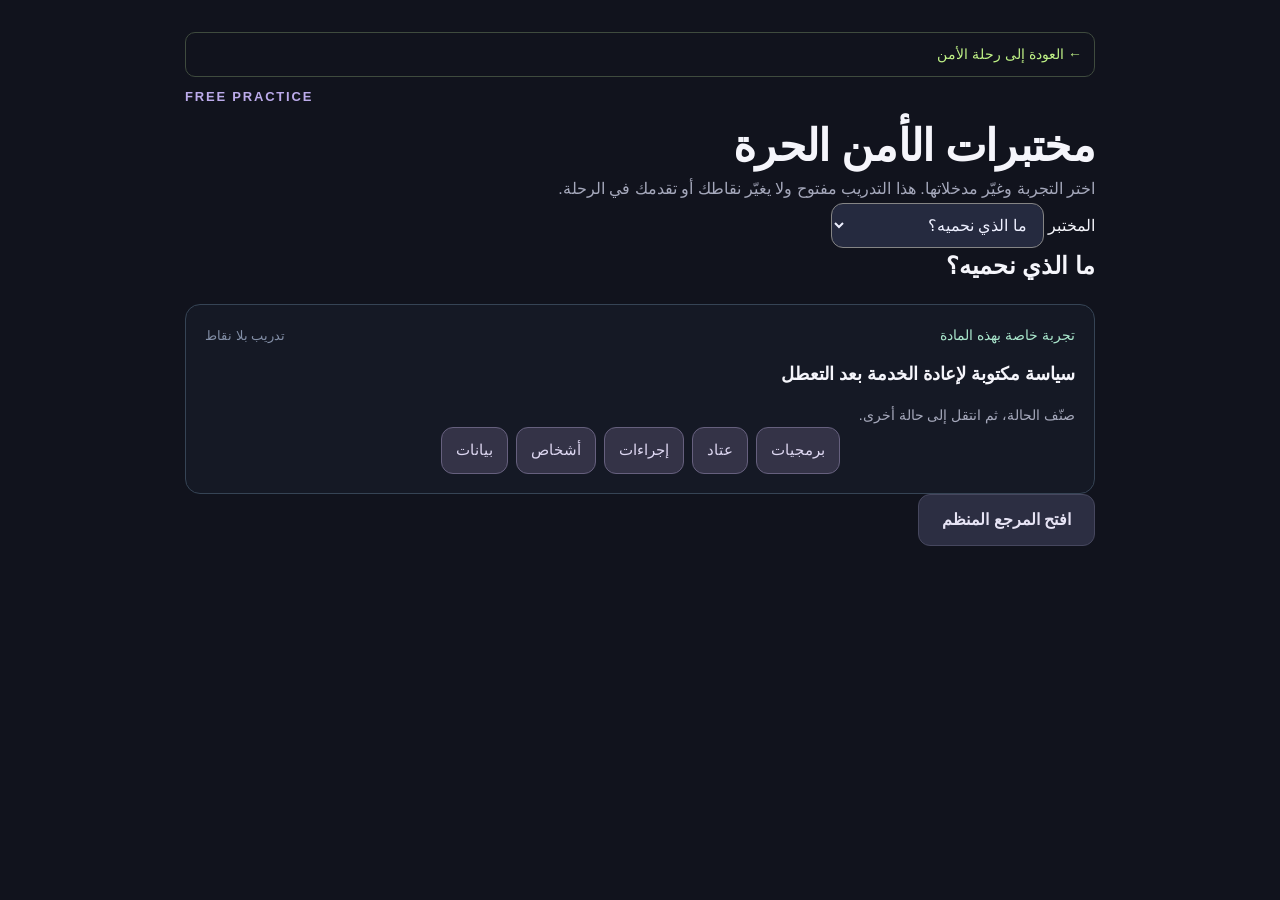
<file: docs/information-security/practice.html>
<!doctype html><html lang="ar" dir="rtl"><head><meta charset="utf-8"><meta name="viewport" content="width=device-width,initial-scale=1"><meta name="theme-color" content="#171925"><title>Pixel Quest | مختبرات الأمن الحرة</title><style>@font-face{font-family:Quest;src:local('Segoe UI')}*{box-sizing:border-box}html{font-size:16px;color-scheme:dark}body{margin:0;background:#11131d;color:#f5f5fb;font-family:Quest,'Segoe UI',Tahoma,sans-serif;line-height:1.65}button,input,textarea,select{font:inherit}button,a,input{touch-action:manipulation}button{cursor:pointer}button{color:inherit}button:disabled{cursor:not-allowed}a{color:inherit}button:focus-visible,a:focus-visible,input:focus-visible,summary:focus-visible{outline:3px solid #c5ff7b;outline-offset:4px}button,input,select,textarea{border-radius:12px}button{border:0}button:not(:disabled){transition:background .16s,transform .16s,box-shadow .16s}button:not(:disabled):active{transform:translateY(1px)}button:disabled{opacity:.42}.shell{display:grid;grid-template-columns:260px minmax(0,1fr);grid-template-areas:'side main';direction:ltr;min-height:100vh}.sidebar{grid-area:side;background:#171925;border-right:1px solid #2b2d3d;position:fixed;inset:0 auto 0 0;width:260px;padding:28px 19px 16px;display:flex;flex-direction:column;direction:rtl;z-index:20}.main{grid-area:main;direction:rtl;min-width:0}.brand{display:flex;align-items:center;gap:11px;direction:ltr;padding:0 5px 24px}.brand-name{font-size:19px;letter-spacing:1px;font-weight:800;line-height:1.1}.brand-name small{display:block;color:#8b8d9f;font-size:13px;letter-spacing:0;direction:rtl;margin-top:6px;text-align:left;font-weight:400}.logo{width:43px;height:43px;background:#b9f36c;display:grid;place-items:center;border-radius:13px;color:#11131d}.logo svg{width:28px;height:28px}.side-label{font-size:12px;color:#7d8096;letter-spacing:1.5px;direction:ltr;margin:12px 12px 10px}.nav{display:grid;gap:5px}.nav button{background:transparent;color:#a8acbf;text-align:right;padding:11px 13px;display:flex;gap:10px;align-items:center;font-size:15px}.nav button.active{background:#292b3b;color:#c6ff80}.nav svg{width:20px;height:20px}.side-scroll{overflow:auto;flex:1;min-height:120px;margin:14px 0}.side-world{padding:9px 11px 6px;font-size:13px;color:#999bb0;display:flex;gap:7px;align-items:center}.side-world i{width:6px;height:6px;border-radius:50%;display:block}.side-level{width:100%;display:flex;align-items:center;gap:9px;text-align:right;background:transparent;color:#a7aac0;padding:7px 11px;font-size:14px;border-radius:9px;min-height:37px}.side-level .node{width:25px;height:25px;border:1px solid #3c3e52;border-radius:9px;display:grid;place-items:center;flex-shrink:0;font-size:12px;direction:ltr}.side-level.current{background:#2a2442;color:#e6dcff}.side-level.current .node{background:#b69aff;color:#1d1730;border-color:#b69aff}.side-level.complete .node{background:#243328;color:#c6ff80;border-color:#415c36}.side-level:disabled{opacity:.4}.side-footer{padding:12px;border:1px solid #303345;background:#1d2030;border-radius:13px;font-size:13px;color:#9da4b9}.side-footer strong{display:block;color:#c5ff80;font-weight:600;margin-bottom:4px}.topbar{height:90px;display:flex;align-items:center;justify-content:space-between;gap:20px;padding:0 45px;border-bottom:1px solid #282b3c;background:#131520}.top-context{display:flex;gap:10px;align-items:center;color:#999db1;font-size:14px}.top-context strong{font-weight:500;color:#e5e5ef}.top-stats{display:flex;align-items:center;gap:20px;direction:ltr}.xp{display:flex;align-items:center;gap:7px;font-weight:700;color:#c9ff89;font-size:15px}.rank{font-size:13px;color:#aeacc4;padding-left:18px;border-left:1px solid #333346}.round-icon{width:38px;height:38px;border:1px solid #39394e;border-radius:50%;display:grid;place-items:center;background:#202331;color:#d1d4e8}.round-icon svg{width:18px}.mobile-menu{display:none;background:#25283a;padding:6px 10px;font-size:19px}.container{max-width:1330px;margin:auto;padding:32px 45px 45px}.eyebrow{font-size:13px;letter-spacing:1.8px;direction:ltr;color:#bcabeb;font-weight:600;margin-bottom:8px}h1,h2,h3,p{margin:0}h1{font-size:clamp(30px,3.4vw,48px);line-height:1.4;letter-spacing:-.7px}h2{font-size:24px;line-height:1.5}h3{font-size:18px;line-height:1.5}.muted{color:#a5a8bb}.small{font-size:14px}.tiny{font-size:13px}.hero{position:relative;overflow:hidden;border:1px solid #66518f;border-radius:23px;min-height:290px;background:linear-gradient(115deg,#302044,#33224d 30%,#46305e);display:grid;grid-template-columns:minmax(0,1fr) 280px;align-items:center;padding:34px 38px;gap:20px}.hero:before{content:'';position:absolute;inset:0;background-image:linear-gradient(#b5a1d20a 1px,transparent 1px),linear-gradient(90deg,#b5a1d20a 1px,transparent 1px);background-size:34px 34px;pointer-events:none}.hero-content{position:relative;z-index:1}.hero h1{font-size:40px}.hero p{color:#d0c7df;font-size:17px;max-width:590px;margin:12px 0 23px}.hero-art{height:235px;position:relative;display:grid;place-items:center}.orbit{position:absolute;width:210px;height:210px;border:1px dashed #b69bd25c;border-radius:50%;transform:rotate(-25deg)}.orbit:after,.orbit:before{content:'';position:absolute;width:24px;height:24px;border-radius:7px;top:8px;left:25px;background:#bda4fc;box-shadow:0 0 30px #bba2ff44;transform:rotate(15deg)}.orbit:after{top:auto;left:auto;right:12px;bottom:23px;background:#c0f77e;width:15px;height:15px}.hero-art .pixelbot{width:174px;filter:drop-shadow(0 18px 20px #0b101a70);animation:float 5s ease-in-out infinite}.art-tag{position:absolute;bottom:5px;right:10px;transform:rotate(-5deg);background:#1c1e2e;border:1px solid #6e5b8f;padding:7px 13px;border-radius:10px;direction:ltr;color:#d6f6b8;font-size:14px}.btn{padding:12px 23px;border-radius:12px;display:inline-flex;align-items:center;justify-content:center;gap:9px;min-height:48px;font-size:16px;font-weight:650;text-decoration:none}.btn.primary{background:#c0f77c;color:#1a2514;box-shadow:0 4px 0 #739247}.btn.primary:hover{background:#d0ff99}.btn.secondary{background:#2c2e42;border:1px solid #46475e;color:#e7e4f5}.btn.secondary:hover{background:#38394f}.btn.ghost{background:transparent;color:#c5bbde;border:1px solid #554868}.btn.text{background:transparent;color:#beb0e6;padding:8px 12px;min-height:40px}.btn svg{width:18px;height:18px}.btn.small-btn{padding:8px 15px;min-height:40px;font-size:14px}.actions{display:flex;gap:12px;align-items:center;flex-wrap:wrap}.metrics{display:grid;grid-template-columns:repeat(3,1fr);gap:14px;margin:22px 0 30px}.metric{border:1px solid #303345;background:#1b1e2d;border-radius:15px;padding:18px 20px;display:flex;align-items:center;gap:13px}.metric-icon{width:43px;height:43px;background:#282e35;border-radius:12px;display:grid;place-items:center;color:#b9f36c}.metric-icon svg{width:22px;height:22px}.metric:nth-child(2) .metric-icon{background:#2f2640;color:#c5a7ff}.metric:nth-child(3) .metric-icon{background:#2e2b28;color:#ffbf84}.metric strong{font-size:24px;line-height:1.2;display:block;direction:ltr;text-align:right}.metric span{display:block;font-size:14px;color:#969db3}.section-head{display:flex;justify-content:space-between;align-items:center;gap:15px;margin:20px 0}.section-head p{font-size:14px;color:#989db1}.progressbar{height:6px;background:#303246;border-radius:20px;overflow:hidden}.progressbar>span{display:block;height:100%;background:#c0f77c;border-radius:20px;transition:width .3s}.world-card{border:1px solid #34344b;background:#1a1d2b;border-radius:18px;margin-bottom:17px;overflow:hidden}.world-header{display:flex;justify-content:space-between;align-items:center;padding:19px 23px;border-bottom:1px solid #303246}.world-header .world-index{font-size:12px;color:#777f99;direction:ltr;letter-spacing:1.1px}.world-title{display:flex;align-items:center;gap:12px}.world-badge{width:38px;height:38px;border-radius:11px;display:grid;place-items:center;background:color-mix(in srgb,var(--world) 13%,transparent);color:var(--world)}.world-badge svg{width:21px}.level-cards{display:grid;grid-template-columns:repeat(4,1fr);padding:14px;gap:10px}.level-tile{background:#222535;border:1px solid #36394d;border-radius:13px;padding:18px 13px 14px;text-align:right;position:relative;min-height:142px}.level-tile:hover:not(:disabled){background:#2b2b42;border-color:#8a70bf}.level-tile.current{border-color:#aa8de5;background:#30263f;box-shadow:inset 0 0 0 1px #aa8de522}.tile-top{display:flex;align-items:center;justify-content:space-between;margin-bottom:14px}.tile-icon{width:32px;height:32px;display:grid;place-items:center;color:var(--world)}.tile-icon svg{width:25px}.tile-state{font-size:12px;border-radius:6px;padding:2px 8px;background:#353144;color:#bcb0d6}.complete .tile-state{background:#29392b;color:#c0f77c}.level-tile strong{font-size:15px;display:block}.level-tile small{font-size:13px;color:#9c9cb2;display:block;direction:ltr;text-align:right;margin-top:5px}.level-tile:disabled{opacity:.55}.bottom-note{display:flex;align-items:center;justify-content:space-between;gap:20px;background:#1d202e;border:1px solid #34374b;border-radius:15px;padding:18px 22px;margin-top:22px;font-size:14px;color:#a8afc6}.bottom-note strong{color:#e3e4ef;display:block;font-size:16px;margin-bottom:3px}.course-tip{display:flex;align-items:flex-start;gap:10px;margin-bottom:22px;color:#a6aec3;font-size:14px}.course-tip svg{flex-shrink:0;width:20px;color:#bba5ec;margin-top:3px}.lesson-layout{display:grid;grid-template-columns:minmax(0,1fr) 270px;gap:22px;align-items:start}.mission{border:1px solid #414058;border-radius:22px;background:#1b1e2c;overflow:hidden}.mission-header{padding:23px 28px 17px;border-bottom:1px solid #343449;display:flex;align-items:center;justify-content:space-between;gap:15px}.pips{display:flex;gap:6px;direction:ltr}.pip{width:31px;height:5px;border-radius:7px;background:#444056}.pip.on{background:#bca1ff}.mission-body{padding:27px 30px}.lesson-en{direction:ltr;color:#bca5f2;font-size:14px;margin-top:6px;text-align:right}.lesson-text{font-size:19px;color:#d2d7e7;line-height:1.95;margin-top:19px}.formula{direction:ltr;unicode-bidi:isolate;background:#131724;border:1px solid #374459;border-radius:12px;text-align:center;padding:12px 15px;margin:19px 0;font-family:Consolas,'Segoe UI',monospace;font-size:16px;color:#bce9dc;overflow:auto}.example{color:#afb9cf;font-size:15px;border:1px solid #3a3e54;border-radius:12px;margin-top:20px;background:#202435}.example summary{padding:12px 16px;cursor:pointer;color:#d0cae8}.example p{padding:0 16px 16px;line-height:1.9}.mission-footer{border-top:1px solid #35384c;padding:20px 28px;display:flex;align-items:center;justify-content:space-between;gap:16px}.mission-footer .small{max-width:300px}.coach{background:#202233;border:1px solid #3a3b51;border-radius:18px;padding:22px 20px;position:sticky;top:20px}.coach .pixelbot{width:72px;margin:0 auto 15px;display:block}.coach h3{font-size:17px}.coach p{color:#aeb4cb;font-size:15px;margin-top:12px;line-height:1.8}.coach .source{font-size:13px;color:#8790aa;margin-top:16px;padding-top:14px;border-top:1px solid #3c4055}.lesson-overview{margin:16px 0 0;display:grid;gap:8px}.lesson-overview span{font-size:14px;color:#8d96b0;padding:8px;border-radius:8px}.lesson-overview .done{color:#c6f38e}.lesson-overview .now{background:#322b46;color:#d6c6ff}.lesson-progress{display:flex;align-items:center;justify-content:space-between;margin-bottom:23px}.back{background:transparent;color:#b4b8ce;font-size:15px;padding:7px 0}.lab{margin-top:20px;padding:19px;background:#151925;border:1px solid #364455;border-radius:15px}.lab-title{display:flex;justify-content:space-between;align-items:center;margin-bottom:14px;font-size:14px;color:#a9e6cc}.lab-title span:last-child{color:#838fa7;font-size:13px}.lab-row{display:flex;align-items:center;justify-content:center;gap:16px;flex-wrap:wrap}.lab-control{display:flex;align-items:center;gap:10px;flex-wrap:wrap;justify-content:center;margin:12px 0}.lab-control label{color:#bac4d7;font-size:14px}.lab-control button,.seg button{background:#292d41;color:#b8c2d9;padding:7px 12px;font-size:14px;border:1px solid #3e455e;border-radius:8px;min-height:37px}.lab-control button.selected,.seg button.selected{background:#b39be4;color:#201a30;border-color:#b39be4}.lab input[type=range]{accent-color:#b9f36c;width:min(240px,100%)}.lab input[type=number]{width:76px;background:#252c3e;border:1px solid #4c5672;color:white;text-align:center;padding:6px;font-size:15px;direction:ltr}.lab-output{background:#222c33;border:1px solid #3a5348;border-radius:10px;padding:10px 13px;color:#ccf3aa;text-align:center;margin-top:12px;font-size:15px}.matrix{display:grid;gap:3px;direction:ltr;margin:8px auto;max-width:max-content}.cell{min-width:28px;min-height:28px;padding:4px 6px;display:grid;place-items:center;background:#293044;color:#d8deeb;font-family:Consolas,monospace;font-size:14px;border-radius:5px;border:1px solid transparent;line-height:1.3}.cell.picked{border-color:#c8ff87;color:#d7ffb2;background:#33433a}.cell.hot{background:#4b3c67;border-color:#9e81d7;color:#f3eaff}.cell.mini{font-size:12px;min-width:24px;min-height:24px;padding:3px}.cell.clickable{cursor:pointer}.pixel-grid .cell{width:38px;height:38px;color:transparent;padding:0;border:2px solid transparent}.pixel-grid .cell.picked{border-color:#c0ff76;box-shadow:0 0 0 2px #152018}.bit-row{display:flex;direction:ltr;gap:4px;justify-content:center;margin:7px 0;align-items:center}.bit{width:31px;height:35px;display:grid;place-items:center;background:#30324c;border:1px solid #51516d;border-radius:7px;font-family:Consolas,monospace;font-size:17px;color:#ccc3e9}.bit.one{background:#334737;color:#c6ff8b;border-color:#608047}.bit-label{color:#959eb3;width:25px;font-size:13px;direction:ltr}.lab svg.wave{width:100%;height:110px;background:#131722;border-radius:8px}.wave-color{height:9px;border-radius:8px;background:linear-gradient(90deg,#8237e9,#184ae0,#1bd871,#ffec36,#ff8e22,#f12929);direction:ltr;margin:12px 0}.system-buttons{display:flex;flex-wrap:wrap;justify-content:center;gap:6px}.system-buttons button{padding:7px 12px;border:1px solid #434960;background:#2b3046;color:#cbd0e3;font-size:13px;border-radius:8px;min-height:38px}.system-buttons button.selected{border-color:#b69be8;background:#493963}.type-art{display:flex;gap:5px;align-items:center;justify-content:center;min-height:75px}.mini-layer{width:48px;height:66px;border-radius:6px;display:grid;place-items:center;font-size:14px;box-shadow:4px 5px 0 #0d111c44}.lab-hint{font-size:14px;color:#929eb4;text-align:center;margin:10px 0 0}.quiz-top{display:flex;align-items:center;gap:10px;color:#b6a1e8;font-size:14px;margin-bottom:15px}.quiz-question{font-size:24px;font-weight:650;line-height:1.65;margin-bottom:23px}.choices{display:grid;gap:11px}.choice{display:flex;align-items:center;gap:14px;padding:16px 18px;background:#242839;border:1px solid #41465d;text-align:right;min-height:65px;font-size:17px;border-radius:12px;opacity:1!important}.choice:hover:not(:disabled){background:#30344a;border-color:#a186cf}.choice .choice-letter{display:grid;place-items:center;flex-shrink:0;width:29px;height:29px;border:1px solid #5a5d74;border-radius:8px;font-size:14px;direction:ltr;color:#bcb7d0}.choice.correct{background:#263a2f;border-color:#9bd169}.choice.wrong{background:#442c36;border-color:#da8296}.choice.correct .choice-letter{background:#a6df74;color:#1d311c;border-color:#a6df74}.choice.wrong .choice-letter{background:#db8b9c;color:#3c1c27;border-color:#db8b9c}.answer-box{display:flex;align-items:center;gap:14px;flex-wrap:wrap}.answer-box input{background:#101622;border:2px solid #606483;color:#eff6fc;padding:15px 18px;direction:ltr;max-width:220px;width:100%;font-family:Consolas,monospace;font-size:25px}.answer-box .unit{color:#959fb6;font-size:15px;direction:ltr}.feedback{margin-top:22px;padding:20px;border-radius:14px;background:#27372e;border:1px solid #638746}.feedback.bad{background:#352b37;border-color:#795063}.feedback h3{color:#c5f79a;margin-bottom:7px}.feedback.bad h3{color:#f0afbd}.feedback p{color:#c3cbdc;font-size:16px;line-height:1.9}.feedback .actions{margin-top:18px}.hint-box{font-size:15px;color:#c8bfdc;background:#29263c;padding:12px 16px;border-radius:10px;margin-top:15px}.hint-trigger{background:transparent;border:0;color:#b1a3d1;padding:12px 0;font-size:14px}.order-bank,.order-answer{display:flex;gap:8px;flex-wrap:wrap;margin:14px 0}.order-answer{padding:14px;border:1px dashed #69627f;min-height:65px;border-radius:12px;align-items:center;background:#161a27}.order-chip{background:#39324d;color:#dfd4f9;padding:10px 14px;border:1px solid #65547e;border-radius:9px;font-size:16px}.order-chip em{font-style:normal;margin-left:8px;color:#bff17d;direction:ltr;display:inline-block}.order-bank .order-chip{background:#272b3e;border-color:#464b64}.summary{background:linear-gradient(155deg,#2e2544,#1c2530);border:1px solid #786295;border-radius:24px;padding:35px;max-width:800px;margin:0 auto;text-align:center}.success-ring{width:100px;height:100px;display:grid;place-items:center;background:#344733;border:1px solid #9bce6e;border-radius:30px;color:#c8ff8f;margin:5px auto 22px;transform:rotate(-6deg)}.success-ring svg{width:50px;transform:rotate(6deg)}.summary .recap{font-size:19px;color:#d4d5e6;line-height:1.9;margin:20px 0;text-align:right}.summary .actions{justify-content:center;margin-top:23px}.summary textarea{width:100%;min-height:80px;padding:13px;background:#151a28;border:1px solid #5b5772;color:#e8e4f5;font-size:16px;resize:vertical}.summary .reflection{text-align:right;margin:24px 0 15px}.summary label{display:block;font-size:15px;color:#c1bed5;margin-bottom:8px}.summary .pill{display:inline-block;padding:5px 15px;border-radius:20px;background:#3c3b2e;color:#e4e9a7;font-size:14px;margin:12px 0}.summary details{font-size:15px;color:#b6b5d0;text-align:right}.summary details p{margin-top:10px;color:#d3e4c0}.review-card{display:flex;align-items:center;justify-content:space-between;gap:18px;padding:19px 22px;background:#1e2232;border:1px solid #383e55;border-radius:15px;margin-bottom:12px}.review-card h3{font-size:18px}.review-card p{font-size:14px;color:#9aa5be;margin-top:5px}.empty{padding:48px 24px;background:#1c2130;border:1px solid #384458;border-radius:20px;text-align:center;margin-top:24px}.empty svg{width:58px;height:58px;color:#b4ed7c;margin-bottom:15px}.empty p{color:#9da8bf;margin:13px auto;max-width:520px}.rescue{background:#1c2130;border:1px solid #3c4056;border-radius:16px;margin-bottom:12px;padding:0 22px}.rescue summary{padding:18px 0;cursor:pointer;color:#e1ddf3;font-size:17px;font-weight:600}.rescue-content{padding:0 0 20px}.rescue .lesson-text{font-size:16px;margin-top:10px}.rescue h3{color:#c4acf5;margin:16px 0 6px;font-size:17px}.rescue .formula{font-size:14px;margin:10px 0}.rescue-search{background:#1d2435;border:1px solid #4b536d;color:#e7edfa;padding:13px 16px;width:100%;font-size:16px;margin:18px 0 23px}.exam-banner{background:#242538;border:1px solid #605478;padding:23px;border-radius:17px;margin-top:23px;display:flex;align-items:center;justify-content:space-between;gap:20px}.exam-banner h3{color:#ddd0ff}.exam-banner p{color:#a9acc5;font-size:14px;margin-top:7px}.exam-progress{display:flex;gap:5px;margin-bottom:20px;direction:ltr}.exam-progress i{height:5px;flex:1;background:#414357;border-radius:4px}.exam-progress i.pass{background:#b5eb75}.exam-progress i.fail{background:#d98d9c}.certificate{direction:ltr;font-family:Consolas,monospace;font-size:52px;color:#c6ff89;margin:10px 0}.storage-warning{padding:10px 18px;background:#4a3327;color:#f2cda8;font-size:14px;border-bottom:1px solid #7d5b3e}.toast{position:fixed;bottom:24px;left:50%;transform:translateX(-50%);background:#d2f79b;color:#1e301a;padding:12px 23px;border-radius:14px;z-index:80;box-shadow:0 8px 30px #0006;font-size:15px;animation:pop .2s ease-out}.confetti{position:fixed;inset:0;pointer-events:none;z-index:60;overflow:hidden}.confetti i{position:absolute;width:8px;height:15px;top:-30px;animation:fall 1.6s ease-in forwards}.modal-backdrop{position:fixed;inset:0;display:grid;place-items:center;background:#090c17d9;z-index:100;padding:20px}.modal{width:min(100%,520px);background:#22263a;border:1px solid #60577b;border-radius:20px;padding:25px}.modal p{margin:15px 0 22px;color:#c0c4d9}.footer-links{margin-top:30px;display:flex;justify-content:space-between;gap:20px;font-size:13px;color:#7f8aa4}.footer-links button{font-size:13px;background:none;color:#a59abf;text-decoration:underline}.kbd{font-size:13px;color:#909cb4;margin-top:15px}.sr-only{position:absolute;width:1px;height:1px;padding:0;margin:-1px;overflow:hidden;clip:rect(0,0,0,0);white-space:nowrap;border:0}bdi{unicode-bidi:isolate}.mode-tag{border:1px solid #685a80;background:#382d49;color:#cfb8f4;border-radius:20px;padding:4px 12px;font-size:13px;white-space:nowrap}.lab-math{direction:ltr;unicode-bidi:isolate;text-align:center;font-size:13px;line-height:1.8;color:#c4cce0;font-family:Consolas,monospace;margin:9px 0}.lab small{font-size:13px}.mini-caption{font-size:13px;text-align:center;color:#9da8bf}.top-sound{background:#252838;color:#b9bfd6;border:1px solid #3f435b;border-radius:10px;padding:7px 10px;font-size:13px}.type-tag{font-size:14px;color:#bdc2d5;text-align:center;margin-top:10px}.warning-note{background:#302a25;border:1px solid #6a513d;border-radius:11px;padding:13px 16px;color:#e0c1a3;font-size:14px;margin:18px 0}.screen-enter{animation:screen-in .22s ease-out}.inline-links{display:flex;gap:15px;flex-wrap:wrap;margin-top:20px}.inline-links a{color:#bda9ea;font-size:14px;text-decoration:underline}.wave-shell{direction:ltr}.exam-score-items{display:grid;grid-template-columns:1fr 1fr;gap:10px;margin:20px 0}.exam-score-items div{background:#1a2030;border:1px solid #42435c;border-radius:12px;padding:15px}.exam-score-items strong{display:block;color:#c7ff87;font-size:24px}.exam-score-items span{color:#b3bad0;font-size:14px}
@keyframes float{50%{transform:translateY(-8px)}}@keyframes pop{from{opacity:0;transform:translate(-50%,10px)}}@keyframes fall{to{transform:translateY(110vh) rotate(560deg)}}@keyframes screen-in{from{opacity:.1;transform:translateY(8px)}}
@media(min-width:1600px){.container{padding-top:45px}.hero{min-height:330px}.hero h1{font-size:46px}.lesson-layout{grid-template-columns:minmax(0,1fr) 300px}}
@media(max-width:1200px){.shell{grid-template-columns:220px minmax(0,1fr)}.sidebar{width:220px;padding:23px 13px}.container{padding:27px}.topbar{padding:0 27px}.lesson-layout{grid-template-columns:minmax(0,1fr)}.coach{position:static;display:none}.hero{grid-template-columns:minmax(0,1fr) 200px;padding:28px}.hero h1{font-size:35px}.hero-art{transform:scale(.83)}.level-cards{grid-template-columns:repeat(2,1fr)}.metric{padding:15px 12px}.metric span{font-size:13px}}
@media(max-width:760px){.shell{display:block}.sidebar{transform:translateX(-100%);transition:transform .2s;width:260px;box-shadow:20px 0 80px #000a}.sidebar.open{transform:translateX(0)}.mobile-menu{display:block}.topbar{height:72px;padding:0 18px;gap:10px}.top-context{gap:8px;font-size:13px}.top-context .desktop-context{display:none}.top-stats{gap:12px}.rank{display:none}.top-sound{padding:6px 9px;font-size:12px}.container{padding:22px 17px 35px}.hero{grid-template-columns:1fr;padding:26px 24px;min-height:270px}.hero h1{font-size:34px;position:relative;max-width:350px}.hero p{font-size:16px;max-width:95%}.hero-art{display:none}.hero .eyebrow{font-size:12px}.metrics{gap:7px;margin:15px 0 25px}.metric{padding:13px 9px;gap:7px;flex-direction:column;align-items:flex-start;position:relative}.metric-icon{width:30px;height:30px;border-radius:8px}.metric-icon svg{width:17px}.metric strong{font-size:23px}.metric span{font-size:12px}.section-head{align-items:flex-start}.section-head h2{font-size:21px}.section-head p{font-size:13px}.world-header{padding:16px}.world-header h3{font-size:17px}.level-cards{padding:10px;gap:8px}.level-tile{padding:14px 12px;min-height:140px}.level-tile strong{font-size:15px}.world-header .world-index{font-size:11px}.bottom-note,.exam-banner{align-items:flex-start;flex-direction:column;gap:15px;padding:18px}.mission-header{padding:17px 20px}.mission-body{padding:22px 20px}.mission-body h2{font-size:25px}.lesson-text{font-size:18px;line-height:1.9}.mission-footer{padding:18px 20px;flex-direction:column;align-items:stretch}.mission-footer .btn{width:100%}.formula{font-size:14px;padding:11px 8px}.lab{padding:14px;margin-top:16px}.lab-title{font-size:13px;gap:5px}.lab-title span:last-child{font-size:12px}.quiz-question{font-size:22px}.choice{font-size:16px;padding:14px}.summary{padding:25px 20px}.summary h1{font-size:31px}.summary .recap{font-size:18px}.review-card{align-items:flex-start;flex-direction:column}.lab-row{gap:8px}.cell{font-size:13px;min-width:25px;min-height:26px;padding:4px}.cell.mini{min-width:21px;min-height:22px;font-size:11px}.lab-convolve .matrix{gap:2px}.lab-convolve .lab-row{gap:12px}.bit{width:25px;height:31px;font-size:15px}.bit-row{gap:3px}.bit-label{width:17px}.footer-links{flex-direction:column;gap:10px}.lesson-progress .small{font-size:13px}.btn{padding:12px 18px}.coach{display:none}}
@media(prefers-reduced-motion:reduce){*,*:before,*:after{animation:none!important;transition:none!important;scroll-behavior:auto!important}}
.xp svg{width:17px;height:17px}.quiz-top svg{width:21px;height:21px}.lab-title svg{width:16px;height:16px;vertical-align:middle;margin-left:5px}

.course-switch{display:block;color:#bff286;font-size:14px;padding:10px 12px;margin-bottom:9px;border:1px solid #3f4b3e;border-radius:10px;text-decoration:none}.current-course{color:#b1a4d4;font-size:14px;padding:5px 12px 12px}.library-grid{display:grid;grid-template-columns:1fr 1fr;gap:22px}.subject-card{background:#1e2233;border:1px solid #4a4563;padding:27px;border-radius:20px}.subject-card h2{font-size:27px;margin:14px 0}.subject-card p{color:#b4bdd3;font-size:16px;line-height:1.9}.subject-card .btn{margin-top:21px}.subject-card .progressbar{margin-top:20px}.library-top{margin-bottom:30px}.library-top p{margin-top:15px;color:#b6bdd2;max-width:800px;font-size:18px}.coverage-row{padding:14px;border-bottom:1px solid #41475e}.source-table{width:100%;border-collapse:collapse;margin:18px 0}.source-table td,.source-table th{padding:12px;border:1px solid #454d65;text-align:right;vertical-align:top;font-size:15px}.source-table th{background:#2e2943}.formula{white-space:pre-wrap}.lab input[type=text],.lab textarea{background:#23293d;border:1px solid #56627e;color:#eef1ff;padding:10px;font-size:17px;max-width:100%;direction:ltr}.lab textarea{width:100%;min-height:72px}.lab .trace-table{width:100%;direction:ltr;border-collapse:collapse;margin-top:12px}.trace-table td,.trace-table th{padding:6px;border:1px solid #43506b;font-size:14px;text-align:center}.source-inline{font-size:14px;color:#b7abc9}.lab .keygrid{display:grid;grid-template-columns:repeat(5,38px);gap:4px;direction:ltr;justify-content:center;margin:12px auto}.keygrid button{height:36px;font-family:Consolas,monospace;font-size:17px;background:#34364f;border:1px solid #56566f;color:#ded9f2}.keygrid button.hot{background:#705391;color:white;border-color:#bfa0f2}.keygrid button.picked{background:#a0cf6b;color:#1b2a18;border-color:#c6ff89}.decision-buttons{display:flex;flex-wrap:wrap;gap:8px;justify-content:center}.decision-buttons button{background:#343347;color:#ddd7f1;border:1px solid #66607e;padding:10px 14px;font-size:15px}.lab-result{margin-top:15px;border:1px solid #536e4b;background:#253529;padding:14px;border-radius:12px;color:#d1f2b9}.lab-result.bad{background:#3a2931;border-color:#895a69;color:#f3bdc7}.course-sources{max-width:1000px;margin:auto}.course-sources article{background:#1e2333;border:1px solid #3c4259;border-radius:17px;padding:23px;margin:20px 0}.course-sources p{color:#c5ccde;margin:12px 0}.course-sources a{color:#c7aff5}@media(max-width:760px){.library-grid{grid-template-columns:1fr}.subject-card{padding:22px}.source-table td,.source-table th{padding:8px;font-size:13px}.trace-table td,.trace-table th{font-size:12px}.course-sources article{padding:18px}.library-top h1{font-size:33px}}
</style></head><body><main class="container" style="max-width:1000px;margin:auto"><a class="course-switch" href="./">← العودة إلى رحلة الأمن</a><div class="eyebrow">FREE PRACTICE</div><h1>مختبرات الأمن الحرة</h1><p class="muted">اختر التجربة وغيّر مدخلاتها. هذا التدريب مفتوح ولا يغيّر نقاطك أو تقدمك في الرحلة.</p><label>المختبر <select id="practice-select" style="font:inherit;padding:12px;color:#eef0ff;background:#252a3f;max-width:100%"></select></label><h2 id="practice-title"></h2><div id="practice-app"></div><p id="practice-status" role="status"></p><a class="btn secondary" href="reference.html">افتح المرجع المنظم</a></main><script>const $=s=>document.querySelector(s),esc=s=>String(s).replace(/[&<>"']/g,c=>({'&':'&amp;','<':'&lt;','>':'&gt;','"':'&quot;',"'":'&#39;'}[c]));const rich=esc;const state={active:{level:0,step:0}};function toast(t){$('#practice-status').textContent=t;}
;
const SecurityMath=(()=>{
const mod=(a,n=26)=>((a%n)+n)%n;
const clean=s=>String(s).toUpperCase().replace(/[^A-Z]/g,'');
const letters=n=>String.fromCharCode(65+mod(n));
const caesar=(s,k=3,decrypt=false)=>String(s).toUpperCase().replace(/[A-Z]/g,c=>letters(c.charCodeAt(0)-65+(decrypt?-k:k)));
function square(key='MONARCHY'){return [...new Set((clean(key).replace(/J/g,'I')+'ABCDEFGHIKLMNOPQRSTUVWXYZ').split(''))];}
function prepare(text){const s=clean(text).replace(/J/g,'I');let out=[];for(let i=0;i<s.length;){const a=s[i],b=s[i+1];if(!b||a===b){out.push(a+(a==='X'?'Q':'X'));i++;}else{out.push(a+b);i+=2;}}return out;}
function pair(pair,key='MONARCHY',decrypt=false){const sq=square(key),p=clean(pair).replace(/J/g,'I');if(p.length!==2||p[0]===p[1])throw Error('الزوج يجب أن يحتوي حرفين مختلفين.');const [a,b]=[sq.indexOf(p[0]),sq.indexOf(p[1])],r1=Math.floor(a/5),r2=Math.floor(b/5),c1=a%5,c2=b%5,d=decrypt?-1:1;let x,y,rule;if(r1===r2){x=r1*5+mod(c1+d,5);y=r2*5+mod(c2+d,5);rule='صف';}else if(c1===c2){x=mod(r1+d,5)*5+c1;y=mod(r2+d,5)*5+c2;rule='عمود';}else{x=r1*5+c2;y=r2*5+c1;rule='مستطيل';}return {input:p,out:sq[x]+sq[y],rule,positions:[a,b],outputs:[x,y]};}
function playfair(text,key='MONARCHY',decrypt=false){const s=clean(text).replace(/J/g,'I');if(decrypt&&s.length%2)throw Error('النص المشفر يجب أن يكون زوجي الطول.');const pairs=decrypt?s.match(/../g)||[]:prepare(s);const trace=pairs.map(p=>pair(p,key,decrypt));return {pairs,trace,out:trace.map(x=>x.out).join('')};}
function gcd(a,b){a=Math.abs(a);b=Math.abs(b);while(b)[a,b]=[b,a%b];return a;}
const determinant=k=>k[0][0]*k[1][1]-k[0][1]*k[1][0];
function inverse(k){const det=determinant(k);if(gcd(det,26)!==1)return null;let u=1;while(mod(det*u)!==1)u++;const [[a,b],[c,d]]=k;return {det,scalar:u,matrix:[[mod(u*d),mod(-u*b)],[mod(-u*c),mod(u*a)]]};}
function hill(text,k=[[3,3],[2,5]],decrypt=false){const inv=inverse(k);if(!inv)throw Error('مفتاح غير قابل للعكس بترديد26.');let s=clean(text);if(decrypt&&s.length%2)throw Error('فك التشفير يحتاج عدداً زوجياً من الحروف.');if(s.length%2)s+='X';const matrix=decrypt?inv.matrix:k,trace=[];for(let i=0;i<s.length;i+=2){const p=[s.charCodeAt(i)-65,s.charCodeAt(i+1)-65],raw=matrix.map(row=>row[0]*p[0]+row[1]*p[1]),values=raw.map(n=>mod(n));trace.push({input:s.slice(i,i+2),p,raw,values,out:values.map(letters).join('')});}return {out:trace.map(t=>t.out).join(''),trace,prepared:s,inverse:inv};}
return {mod,clean,letters,caesar,square,prepare,pair,playfair,gcd,determinant,inverse,hill};
})();
if(typeof module!=='undefined')module.exports=SecurityMath;

;
const mc=(prompt,options,answer,why)=>({type:'mc',prompt,options,answer,why});
const num=(prompt,answer,unit,why,tolerance=0)=>({type:'number',prompt,answer,unit,why,tolerance});
const order=(prompt,items,answer,why)=>({type:'order',prompt,items,answer,why});
const word=(prompt,answer,why)=>({type:'text',prompt,answer,why});
const C=(id,title,en,text,formula,example,questions)=>({id,title,en,text,formula,example,questions});
const LEVELS=[];
const L=(title,en,source,lab,steps)=>{const i=LEVELS.length;LEVELS.push({title,en,source,lab,steps,world:Math.floor(i/4),icon:['grid','route','lock','bits','calc','grid','calc','flag'][Math.floor(i/4)],recap:steps.map(s=>s.title+': '+s.text).join(' ')})};
L('ما الذي نحميه؟','Security foundations','P1:4-13؛ P2:2-3،20-22؛ D2:1-3','assets',[
C('s-info','المعلومات لا تعني ملفات فقط','Information security','أمن المعلومات يحمي المعلومات والأنظمة والمعدات التي تعالجها وتخزنها وتنقلها. يشمل الورق والملفات الرقمية. الأمن في التعريف العام حالة حماية من الأخطار؛ عملياً لا يوجد وعد بانعدام كل المخاطر.','Information + Systems + Hardware','سرقة ملف ورقي سري مشكلة أمن معلومات، حتى لو لم يستعمل أحد حاسوباً.',[mc('سُرقت أوراق سرية من مكتب. هل تدخل في أمن المعلومات؟',['نعم، المعلومات الورقية مشمولة','لا، الأمن للإنترنت فقط','فقط إذا كانت PDF'],0,'تعريف المقرر يشمل المعلومات الورقية والرقمية.'),mc('أي تعريف أكمل؟',['حماية المعلومات والأنظمة والمعدات الداعمة','شراء مضاد فيروسات فقط','إخفاء كلمة السر فقط'],0,'الحماية تشمل البيانات وبيئتها، وليست أداة واحدة.')]),
C('s-components','النظام خمسة مكونات','Information systems','مكونات P1: البرامج، الأجزاء المادية، البيانات، المستخدمون، والإجراءات. البرامج تشمل التطبيقات ونظم التشغيل وأدوات الأوامر. P2 يجمع مواطن الاعتداء في أجهزة وبرامج ومعطيات واتصالات، ويؤكد دور الإنسان.','Software · Hardware · Data · People · Procedures','القرص Hardware، نظام التشغيل Software، درجات الطلبة Data، الموظف People، وتعليمات العمل Procedures.',[mc('سياسة مكتوبة لاستعادة النسخ الاحتياطية تُصنّف…',['إجراءات Procedures','أجزاء مادية','برنامج تشغيل'],0,'الإجراءات هي القواعد والخطوات المكتوبة.'),mc('نظام التشغيل والتطبيقات وأدوات الأوامر تنتمي إلى…',['Software','People','Hardware'],0,'كلها برامج، وليست معدات مادية.')]),
C('s-assets','الأصول والتطور التقني','Assets','الأصل مورد يجب حمايته: جهاز، بيانات، موقع، أو موارد بشرية. التطور في الحوسبة والاتصال وأنواع البيانات يغير الهجمات والثغرات، ويستلزم تدريباً وكوادر مؤهلة. لا تحمِ البيانات وتنسَ وسائطها.','Asset → value → appropriate protection','قبل إدخال خدمة جديدة، افحص ما تضيفه من اعتماد وثغرات، لا فائدتها الإنتاجية فقط.',[mc('قاعدة بيانات وموقع وخادم كلها أمثلة على…',['أصول Assets','هجمات','إجراءات فقط'],0,'الأصول قد تكون منطقية أو مادية.'),mc('إضافة تقنية جديدة للمؤسسة تتطلب…',['تقييم أثرها الأمني وتدريب المستخدمين','افتراض أنها تخلو من المخاطر','إلغاء كل الإجراءات'],0,'تجدد التقنية قد يضيف ثغرات ويتطلب مهارات جديدة.')])]);
L('مثلث الحماية','CIA triad','P1:20،23-24؛ P2:5-7،18-19','cia',[
C('s-conf','من يحق له أن يقرأ؟','Confidentiality','السرية تمنع كشف المعلومات لغير المخولين. الإعلان العام قد لا يحتاج سرية، بينما أرقام بطاقات الزبائن تحتاجها. الأولوية تعتمد على استخدام المعلومة.','Confidentiality = authorized disclosure','قراءة متطفل لملف دون تغيير حرف واحد تكسر السرية، حتى لو ظل الملف صحيحاً ومتاحاً.',[mc('قرأ شخص غير مخول نتائج الطلبة دون تعديلها. ما المتضرر مباشرة؟',['السرية','التوفر فقط','فائدة الملف فقط'],0,'المشكلة كشف المحتوى لغير المخول.'),mc('أي معلومة تحتاج عادة سرية أعلى؟',['بيانات بطاقة الزبون','إعلان عام','جدول دوام منشور'],0,'المستوى المطلوب يختلف بحسب الحساسية والاستخدام.')]),
C('s-integrity','هل تغير المحتوى؟','Integrity','السلامة أو التكاملية تعني حماية المعلومات من التعديل أو التلف غير المصرح به، أثناء الإدخال والمعالجة والتخزين والنقل. قد يكون السبب عمداً أو خطأً.','Integrity = protected content','تغيير مبلغ أمر شراء من100 إلى1000 يمس السلامة حتى لو كان الموقع يعمل.',[mc('تغيّر مبلغ التحويل أثناء النقل. العنصر المتضرر؟',['Integrity','Availability فقط','Possession فقط'],0,'تغيّر المحتوى هو انتهاك السلامة.'),mc('قد تضيع السلامة بسبب…',['هجوم متعمد أو خطأ غير متعمد','الهجمات المتعمدة فقط','كشف اسم المستخدم فقط'],0,'P1 يشمل التلف المتعمد وغير المتعمد.')]),
C('s-availability','هل يستطيع المخول الوصول؟','Availability','التوفر يمكّن المستخدم المخول من الوصول للخدمة والمعلومات عند الحاجة دون إعاقة. انقطاع الكهرباء أو تخريب الخدمة قد يمنعه، حتى لو لم يقرأ المهاجم شيئاً.','Availability = usable access when needed','في الخدمات المصرفية الإلكترونية، الاستمرارية مهمة إلى جانب السرية والسلامة وعدم الإنكار.',[mc('خادم متوقف يمنع الزبائن من الشراء. ما العنصر المتضرر مباشرة؟',['التوفر','السرية فقط','الأصالة فقط'],0,'تعطل الوصول للخدمة يمس التوفر.'),mc('نظام مشفر لكنه متعطل تماماً يحقق كل عناصر الأمن؟',['لا، التوفر مفقود','نعم، التشفير يكفي','نعم، لأن المحتوى مخفي'],0,'التشفير لا يضمن استمرار الخدمة.')])]);
L('خصائص لا تخلط بينها','Beyond CIA','P1:21-26؛ P2:8،18-19','qualities',[
C('s-accuracy','الدقة والأصالة','Accuracy & Authenticity','الدقة تعني خلو المعلومة من الأخطاء وحملها القيمة المتوقعة. الأصالة تعني أن مصدرها أو هويتها حقيقيان وليسا مزورين. وصول بريد باسم البنك لا يثبت أنه أرسله البنك.','Correct value ≠ genuine source','يمكن أن يصدر تقرير أصيل عن موظف معروف لكنه يحوي خطأ حسابياً؛ أصالة المصدر لا تجعل كل رقم دقيقاً.',[mc('تقرير من المصدر الصحيح يحوي خطأ جمع. أي خاصية ناقصة؟',['الدقة Accuracy','الملكية فقط','الأصالة بالضرورة'],0,'المصدر قد يكون أصيلاً مع وجود خطأ في القيم.'),mc('رسالة تنتحل اسم البنك تثير مشكلة…',['الأصالة Authenticity','عدد صفحات التقرير','سعة الذاكرة'],0,'تحتاج التحقق من المصدر الحقيقي.')]),
C('s-utility','الفائدة والسيطرة','Utility & Possession','الفائدة قيمة المعلومات لتحقيق غرض محدد، وصيغتها يجب أن تسمح باستخدامها. الملكية أو الحيازة هي التحكم بالمعلومة أو وسيطها. يمكن فقد السيطرة على وسيط مشفر دون كشف محتواه.','Utility = usefulness | Possession = control','قرص مسروق ومشفر جيداً: فقدت حيازته، لكن لا يلزم أن تكون سريته قد انكشفت. ملف موجود بصيغة غير قابلة للاستخدام قد يفتقد الفائدة.',[mc('تملك ملفاً لكن لا تستطيع استعمال صيغته لإنجاز المهمة. الخاصية الأوضح؟',['Utility','Authenticity فقط','السرية بالضرورة'],0,'وجود الملف وحده لا يجعله مفيداً للغرض.'),mc('قرص مشفر سُرق دون دليل على قراءته. ما الذي فُقد يقيناً؟',['الحيازة والسيطرة','السرية يقيناً','دقة الأرقام يقيناً'],0,'فقد السيطرة لا يثبت وحده كشف المحتوى.')]),
C('s-nonrep','منع إنكار التصرف','Non-repudiation','عدم الإنكار يعني توفير دليل ينسب تصرفاً إلى صاحبه في وقت معين، مثل أمر شراء أو توقيع. ليس هو السرية، ولا مجرد استمرار الخدمة. تعتمد قوة الدليل على النظام وإدارة المفاتيح والسياق.','Non-repudiation → evidence of an action','يمكن أن يكون التوقيع على رسالة غير مشفرة؛ إثبات صاحب التصرف لا يعني إخفاء الرسالة.',[mc('زبون ينكر إصدار طلب شراء. أي هدف يعالج هذا مباشرة؟',['عدم الإنكار','التوفر فقط','تقليل حجم البيانات'],0,'المطلوب دليل يمكن الاستناد إليه لنسبة التصرف.'),mc('هل عدم الإنكار يعني أن الرسالة مخفية عن الجميع؟',['لا، هو دليل نسبة التصرف','نعم، هو التشفير نفسه','نعم، هو النسخ الاحتياطي'],0,'السرية هدف مختلف عن إثبات التصرف.')])]);
L('فكّ لغز المخاطر','Threat · Vulnerability · Risk','P1:13-18؛ P2:40-44؛ D2:5-10','risk',[
C('s-threat','التهديد والثغرة','Threat & Vulnerability','التهديد سبب محتمل للأذى: مهاجم، حريق، أو انقطاع تيار. الثغرة ضعف يمكن أن يسمح بتحقق الضرر: إعداد خاطئ أو نقص تدريب أو غياب حماية مادية.','Threat exploits a vulnerability','الحريق تهديد، وغياب مطفأة ومخرج طوارئ ثغرة في مثال المبنى.',[mc('مستخدم لم يتلقَّ تدريباً كافياً. هذا مثال على…',['ثغرة','أصل لا يحتاج حماية','خطة تعافٍ'],0,'نقص التدريب ضعف يمكن استغلاله.'),mc('انقطاع الكهرباء حدث محتمل يضر الخدمة. هو…',['تهديد','كلمة مرور','توثيق'],0,'الحدث القادر على إحداث الضرر تهديد.')]),
C('s-risk','الاحتمال والأثر','Risk','المخاطرة تتعلق باحتمال تحقق الضرر وعواقبه، لا التهديد وحده. المصادر تستخدم Risk أحياناً بمعانٍ متقاربة وغير دقيقة؛ سنميز المصدر المحتمل والضعف والأثر. الضوابط تقلل المخاطر إلى مستوى مقبول.','Risk considers likelihood and impact','ملف درجات حساس على جهاز بلا نسخة احتياطية: حذف عارض محتمل، ضعف في الاستعداد، وأثر هو فقد البيانات.',[mc('أي وصف أدق للمخاطرة؟',['احتمال ضرر وعواقبه في سياق معين','هي جهاز الحاسوب نفسه','هي أي إجراء حماية'],0,'تمييز الاحتمال والأثر يساعد على ترتيب المعالجة.'),mc('مخاطرتان متساويتان في الاحتمال لكن أثر إحداهما أشد. هل هما متكافئتان؟',['لا، يجب النظر للأثر أيضاً','نعم دائماً','الأثر غير مهم'],0,'الاحتمال وحده لا يكفي لتقدير الأولوية.')]),
C('s-control','الضابط والحادث والهجوم','Control & Incident','Control وSafeguard وCountermeasure وسائل تقليل الخطر. الهجوم محاولة اعتداء، والحادث واقعة تمس الأمن وقد تكون متعمدة أو غير متعمدة. لا نساوي كل خطأ بخرق ناجح أو جريمة.','Control reduces risk | Incident records an event','النص P2 يضيق Incident قانونياً في موضع ويوسعه تقنياً في آخر؛ نعتمد المعنى التقني الواسع مع بيان السياق.',[mc('جدار حماية أو قفل أو تدريب يُسمى…',['ضابط أو إجراء مضاد','تهديداً دائماً','حادثاً وقع بالفعل'],0,'كلها وسائل لتقليل المخاطر.'),mc('حذف عارض لبيانات مهمة يمكن اعتباره…',['حادثاً أمنياً غير متعمد','هجوماً متعمداً بالضرورة','دليلاً على إرهاب إلكتروني'],0,'النية والنتيجة والسياق أمور مختلفة.')])]);
L('ابنِ خطة الحماية','Risk management','P2:9-19،23؛ D2:5-11','risk',[
C('s-classify','ابدأ بما تحميه','Information classification','تصنيف المعلومات يحدد حساسيتها وقيمة حمايتها. لا تتساوى كل المعلومات في المؤسسة ولا تحتاج كلها السرية نفسها. ابدأ بالأصل ثم المخاطر ثم الوسائل ثم الاستجابة.','Asset → risk → controls → response','مثال: منشور عام، سجل موظفين، وخطة سرية تتطلب مستويات مختلفة.',[mc('أول سؤال في خطة الأمن؟',['ما الذي نريد حمايته؟','أي برنامج نشتري فوراً؟','كيف نخفي كل الملفات؟'],0,'تحديد الأصل وقيمته يسبق اختيار الأداة.'),order('رتب خطوات التفكير.',['اختيار وسائل الحماية','تحديد الأصل','تحديد المخاطر'],[1,2,0],'الأصل ثم الخطر ثم الضابط المناسب.')]),
C('s-balance','حماية تناسب الغرض','Proportionate controls','وازن الأمان مع التكلفة والوقت والإنتاجية. الحماية الأضعف من الحاجة تزيد التعرض؛ التعقيد المبالغ فيه قد يعطل العمل ويشجع تجاوز الضوابط. أمثلة المحاضرة ليست منعاً مطلقاً لتعدد وسائل التحقق.','Adequate security + workable process','بنك إلكتروني يحتاج استمرارية وأدلة معاملات، لا كلمة مرور وحدها ولا تعقيداً بلا تقييم.',[mc('اختيار وسائل الأمن يجب أن يعتمد على…',['الحساسية والمخاطر والموارد والأداء','أكبر عدد أدوات فقط','الأرخص دائماً'],0,'الهدف حماية ملائمة وليست مظهراً أمنياً.'),mc('لماذا قد تضر الحماية المبالغ فيها؟',['تعطل الأداء وقد تدفع لتجاوز الإجراءات','تلغي كل مخاطر النظام','تمنع الأخطاء البشرية نهائياً'],0,'المثال يوضح أثر التعقيد على الاستخدام والالتزام.')]),
C('s-continuous','التقييم لا ينتهي','Continuous risk management','تحديد الثغرات والتهديدات والإجراءات عملية مستمرة. تتغير التقنية والتهديدات، ولا يمكن حصر كل المخاطر أو الاستعداد لكل حادث ممكن. راجع القرارات بعد التغييرات والحوادث.','Assess → act → review → repeat','لا يكفي تقييم قديم إذا تغيرت الشبكة أو أضيفت خدمة جديدة.',[mc('متى نراجع المخاطر؟',['دورياً وبعد التغيرات والحوادث','مرة عند التأسيس فقط','بعد فقد كل البيانات فقط'],0,'المقرر يصفها عملية متكررة.'),mc('هل يمكن تحديد كل المخاطر والاستعداد لها جميعاً؟',['لا، نعالجها إلى مستوى مقبول','نعم بشراء جهاز واحد','نعم بإخفاء الخوارزمية'],0,'الوقت والموارد وعدم اليقين تفرض إدارة المخاطر.')])]);
L('صنّف مصدر التهديد','Threat families','P1:27-32،38-40','threats',[
C('s-human','خطأ بلا قصد','Inadvertent acts','الأفعال غير المتعمدة تشمل أخطاء المخولين والتفاوت في جودة الخدمة وعدم استقرار الطاقة. التدريب والإجراءات الواضحة يقللان الأخطاء البشرية؛ ليس كل ضرر دليلاً على نية سيئة.','Mistake ≠ malicious intent','موظف مخول حذف صفاً بالخطأ: فعل غير متعمد.',[mc('موظف مخول حذف ملفاً بالخطأ. التصنيف؟',['غير متعمد','تجسس متعمد','تشفير زوجي'],0,'لا توجد نية سيئة في وصف الحالة.'),mc('أقرب ضابط لتقليل أخطاء العمل المتكررة؟',['تدريب وإجراءات واضحة','زيادة حجم القرص فقط','إلغاء التوثيق'],0,'المصدر يربط التدريب وضبط الخطوات بتقليل الخطأ.')]),
C('s-nature','طبيعة وطاقة وخدمة','Natural events & Power','الزلزال والبركان والإعصار تهديدات طبيعية. زيادة التيار أو انخفاضه أو انقطاعه قد تتلف المعدات أو تعطلها. تفاوت جودة الإنترنت والطاقة يؤثر في أداء المؤسسة.','Nature · service quality · power','في تصنيف P1 تدرج مشكلات مزود الخدمة والطاقة ضمن غير المتعمد؛ لا تخلطها دائماً بالتخريب.',[mc('زلزال أتلف وسائط التخزين. التصنيف؟',['طبيعي','تجسس','سرقة كلمة سر'],0,'الأصل قوة طبيعية.'),mc('اندفاع كهربائي مفاجئ قد يؤثر مباشرة في…',['المعدات واستمرارية الخدمة','ترتيب حروف بلايفر فقط','عدد مفاتيح قيصر'],0,'مشكلات الطاقة قد تتلف مكونات نظام المعلومات.')]),
C('s-failures','تقني أم إداري؟','Technical & Management failures','العطل التقني خلل مفاجئ في العتاد أو البرمجيات. الفشل الإداري نقص في التخطيط والتعامل مع العقبات وتطبيق الأمن الملائم. غياب خطة ليس عطلاً في القرص.','Broken component ≠ missing planning','تعطل قرص=تقني؛ عدم إعداد خطة نسخ وتعافٍ=إداري. قد تجتمع الفئتان في حادث واحد.',[mc('الإدارة لم تخطط للتعافي. هذا…',['فشل إداري','عطل مادي بالضرورة','هجوم سلبي'],0,'الخلل في التخطيط والمسؤوليات.'),mc('قرص توقف فجأة رغم الصيانة. الفئة المباشرة؟',['فشل تقني','تخويل','توقيع رقمي'],0,'الخلل أصاب المكون نفسه.')])]);
L('افهم الاعتداء دون تنفيذه','Attacks & effects','P1:14،33-37؛ P2:37-47','threats',[
C('s-passive','راقب أم غيّر؟','Passive vs Active','الهجوم السلبي يراقب أو يتنصت دون تعديل المحتوى أو الخدمة. النشط يغيّر أو يعطل أو ينتحل. مجرد محاولة دخول غير مصرح ليست وحدها تعريفاً جامعاً للنشط، خلاف تبسيط P1.','Passive: observe | Active: alter or disrupt','قراءة حركة مرور=سلبي؛ تعديل رسالة أو إغراق خدمة=نشط.',[mc('تنصت دون تعديل البيانات أو تعطيلها. التصنيف؟',['سلبي','نشط بالضرورة','نسخ احتياطي'],0,'التصنيف هنا حسب الفعل والأثر على البيانات والخدمة.'),mc('تغيير محتوى رسالة أثناء النقل مثال…',['نشط','سلبي','حماية مادية'],0,'المهاجم يتدخل بالتعديل.')]),
C('s-espionage','تجسس وتخريب وسرقة','Espionage · Vandalism · Theft','التجسس يكشف أسراراً إلكترونياً أو يدوياً، مثل رؤية كلمة المرور فوق الكتف. التخريب يضر العمليات أو السمعة. السرقة استيلاء غير مشروع على أصل مادي أو منطقي.','Espionage → secrecy | Vandalism → disruption','قد يمس الفعل أكثر من خاصية؛ صنف ما يصفه السيناريو مباشرة.',[mc('شخص ينظر فوق كتف موظف ليرى كلمة السر. هذا…',['تجسس','تشفير','استرجاع نسخة'],0,'التجسس قد يكون بشرياً دون برنامج.'),mc('تغيير واجهة مؤسسة بقصد تشويه سمعتها أقرب إلى…',['تخريب Vandalism','توفر مضمون','دقة أعلى'],0,'الهدف الإضرار بالعمليات أو الصورة الخارجية.')]),
C('s-legal','النية والسياق القانوني','Cybercrime terminology','المقرر يفرق بين الجريمة الإلكترونية والإرهاب الإلكتروني وحرب المعلومات، ويناقش الفرق بين السلوك غير الأخلاقي والجريمة. الوصف القانوني يتوقف على القانون والوقائع، ولا تثبته خسارة تقنية وحدها.','Cybercrime · Cyberterrorism · Information warfare','الإرهاب في العرض مرتبط بأغراض سياسية أو فكرية ونحوها؛ حرب المعلومات صراع هجمات متبادلة. لا نساوي كل منافسة أو رسالة مزعجة بالإرهاب.',[mc('هل كل خطأ تقني يعد جريمة إلكترونية تلقائياً؟',['لا، تلزم وقائع وسياق قانوني','نعم دائماً','فقط إذا كان الملف كبيراً'],0,'لا تخلط الوصف التقني بالحكم القانوني.'),mc('حرب المعلومات تشير في المحاضرة إلى…',['صراع اعتداءات وهجمات مقابلة بين جهات','أي كلمة مرور قصيرة','عملية نسخ الملفات'],0,'المقصود صراع في بيئة المعلومات، لا عطل عابر.')])]);
L('بوابات الهوية والصلاحيات','Identity & access','P2:29-31','identity',[
C('s-identify','ادّعِ هويتك ثم أثبتها','Identification & Authentication','التعريف تقديم الهوية: من تدعي أنك؟ التوثق أو المصادقة التحقق من صحة الادعاء. أما Authenticity للمصدر، وDocumentation للتوثيق المكتوب، فمصطلحان مختلفان.','Identify → authenticate → authorize','كتابة اسم المستخدم تعريف؛ التحقق من دليل الدخول مصادقة.',[mc('إدخال اسم المستخدم يحدد الهوية المدعاة. اسمه…',['Identification','Authorization','Backup'],0,'التعريف ليس إثبات صحة الهوية بعد.'),mc('التحقق من صحة دليل الهوية هو…',['Authentication','Documentation','التصنيف الطيفي'],0,'المصادقة تتحقق من الهوية المدعاة.')]),
C('s-factors','تعرف أنواع الأدلة','Authentication factors','شيء تعرفه: كلمة مرور أو PIN. شيء تملكه: بطاقة أو جهاز تحقق. شيء تكونه: بصمة إصبع أو عين أو صوت. دمج فئتين مختلفتين ليس كاستخدام كلمتي مرور.','Know · Have · Are','المصدر يذكر الجمع بين الوسائل مع الحفاظ على الفعالية وسهولة الاستخدام.',[mc('بصمة الإصبع تنتمي إلى…',['شيء تكونه','شيء تعرفه','إجراء نسخ احتياطي'],0,'خاصية حيوية مرتبطة بذات الشخص.'),mc('بطاقة مع PIN تجمع…',['شيئاً تملكه وشيئاً تعرفه','عاملين من المعرفة فقط','عامل البصمة فقط'],0,'الفئتان مختلفتان.')]),
C('s-authorize','دخلت، لكن ماذا يسمح لك؟','Authorization & Access control','بعد المصادقة يأتي تحديد ما يمكن استخدامه. التخويل يمنح صلاحيات ضمن أجزاء النظام؛ لا يعني الدخول حق تعديل كل شيء. سياسة كلمات السر تمنع الإفشاء والتخمين السهل.','Authenticated ≠ authorized for everything','موظف يستطيع قراءة سجل لكنه لا يملك حذفه؛ هذا قرار تخويل.',[mc('الحساب صحيح لكن لا يسمح له بحذف السجل. هذه مسألة…',['Authorization','تشفير بلايفر','نوع الشبكة'],0,'المنع متعلق بنطاق الصلاحيات.'),mc('مشاركة كلمة السر مع زميل تعارض…',['سياسة السرية وعدم الإفشاء','النسخ الاحتياطي فقط','حساب محدد المصفوفة'],0,'حماية دليل الدخول جزء من سياسة الهوية.')])]);
L('الأمن عمل مؤسسي','Policy · Documentation · Logging','P2:23-28،32-33','policy',[
C('s-admin','من التحليل إلى التنفيذ','Administrative responsibilities','المجموعات الخمس: تحليل المخاطر؛ السياسة وخطة الأمن؛ البناء التقني الأمني؛ توظيف المعدات والوسائل؛ تنفيذ الخطط والسياسات. مسؤولية الأمن تشمل الإدارات والأفراد والتدريب المتواصل.','Analyze → plan → design → equip → implement','التأهيل العملي لا يتوقف عند التعيين؛ يعرف كل شخص ما يجب فعله وما يحظر عليه.',[order('رتب البداية المنطقية.',['البناء التقني','تحليل المخاطر','السياسة والخطة'],[1,2,0],'التصميم يبنى على تحليل وخطة.'),mc('التدريب الأمني المناسب…',['مستمر بعد التعيين','ينتهي عند التعيين','للأجهزة دون الأشخاص'],0,'تغير العمل والتهديدات يستلزم مواصلة التدريب.')]),
C('s-document','وثّق قبل الأزمة','Documentation','دوّن بناء النظام والتعريف والتخويل وتصنيف المعلومات والسياسة والمسؤوليات وخطط الحوادث والتعافي. التوثيق المكتوب يحفظ الإجراءات ويحدد المسؤولية؛ ليس هو المصادقة على هوية مستخدم.','Written policy + clear responsibilities','خطة موجودة في ذاكرة موظف واحد ليست بديلاً عن إجراء موثق يمكن للجهة المسؤولة اتباعه.',[mc('خطة استجابة مكتوبة ومسؤوليات محددة مثال…',['Documentation','Authentication فقط','هجوم سلبي'],0,'هنا التوثيق كتابي.'),mc('لماذا نوثق إجراءات الحفظ؟',['لتوحيد التنفيذ والمسؤوليات والاسترجاع','لإلغاء الحاجة للنسخ','لمنع أي حادث نهائياً'],0,'التوثيق يسمح باتباع معيار واضح.')]),
C('s-logs','أعد بناء ما حدث','Logging','السجلات قد تحدد من استخدم النظام ومتى وأين وماذا فعل. تشمل سجلات أمن ونظام وتطبيقات وقواعد بيانات وتبادل وصيانة، وقد تكون تاريخية أو مؤقتة. احمِ السجلات وراعِ الخصوصية.','Who · When · Where · What','سجل النفاذ يساعد التحليل بعد الحادث؛ لا يغني عن النسخة الاحتياطية للبيانات.',[mc('أداة تساعد على معرفة المستخدم ووقت العملية؟',['Logging','حذف السجلات','زيادة الإزاحة في قيصر'],0,'هذا الغرض الموصوف لسجل الأداء.'),mc('هل سجل الاستخدام نسخة كاملة بديلة لكل بيانات المؤسسة؟',['لا، غرضه التتبع والتحليل','نعم دائماً','نعم إذا طالت أسطره'],0,'النسخ الاحتياطي والتسجيل وظيفتان مختلفتان.')])]);
L('استجب للحادث','Incident handling','P2:17،35-36؛ D2:التعافي','incident',[
C('s-prepare','استعداد وكشف','Preparation & Detection','التعامل مع الحوادث عملية مستمرة بقواعد ومسؤوليات محددة مسبقاً، لا مهمة تبدأ من الصفر عند الضرر. أولاً استعداد، ثم تحرٍّ وملاحظة لاكتشاف ما حصل.','Prepare → detect','تختلف التفاصيل حسب المخاطر والتطبيق، لكن غياب الخطة نفسه نقطة ضعف.',[mc('متى نبني إجراءات الاستجابة؟',['قبل الحادث مع مراجعتها باستمرار','فقط بعد انتهاء الأزمة','لا حاجة لمسؤوليات'],0,'الاستعداد المسبق أساسي في المصدر.'),mc('التحري والملاحظة يهدفان إلى…',['اكتشاف الحادث وفهم علاماته','إعلان التعافي فوراً','إخفاء كل الأدلة'],0,'الكشف يسبق اختيار إجراءات المعالجة.')]),
C('s-contain','حدّ الانتشار ثم أزل السبب','Containment & Eradication','الاحتواء يحد الضرر أو الانتشار. الاستئصال يزيل السبب أو المكونات الخبيثة. لا تخلط الحد المؤقت للضرر بإصلاح دائم، ولا تفترض أن إعادة التشغيل وحدها تزيل المشكلة.','Contain → eradicate','في محاكاة تعليمية: عزل جهاز مشتبه به احتواء؛ إزالة سبب الإصابة بعد التحليل استئصال.',[mc('عزل جهاز مشتبه به للحد من الانتشار يسمى…',['احتواء','متابعة نهائية','إثبات عدم الإنكار'],0,'الهدف المؤقت حصر الضرر.'),mc('إزالة سبب الإصابة بعد تحديده أقرب إلى…',['استئصال','تصنيف المعلومات','تعريف المستخدم'],0,'الاستئصال يعالج السبب لا مجرد أثره.')]),
C('s-recover','استعد وتعلّم','Recovery & Follow-up','بعد المعالجة تُستعاد الخدمة للوضع الطبيعي مع التحقق، ثم المتابعة وتحسين الوقاية. نستخدم ترتيب المحاضرة الستّي، مع التنبيه أنه نموذج المقرر وليس النموذج الوحيد للاستجابة.','Prepare → detect → contain → eradicate → recover → follow up','تعافٍ دون معالجة السبب قد يعيد الحادث. المتابعة تستفيد من التحليل لمنع التكرار.',[order('رتب مراحل ما بعد الكشف.',['التعافي','الاحتواء','الاستئصال','المتابعة'],[1,2,0,3],'حصر الضرر، إزالة السبب، استعادة الخدمة، ثم المتابعة.'),mc('لماذا نتابع بعد رجوع الخدمة؟',['للتعلم وتحسين الضوابط ومنع التكرار','لإلغاء كل السجلات','لإثبات أن أي خطر اختفى للأبد'],0,'الاستجابة عملية تحسين مستمرة.')])]);
L('الشبكة والخدمة','Networks & denial of service','D1:1-9،Packet Sniffers؛ P2:21','network',[
C('s-networks','شارك الموارد وافهم النطاق','LAN · MAN · WAN','الشبكة تربط الحواسيب لتبادل البيانات ومشاركة الملفات والطابعات وموارد أخرى. LAN محلية، MAN حضرية، WAN واسعة. وردت MAN باسم Medium/عنكبوتية في الملف؛ المقصود Metropolitan Area Network.','LAN → MAN → WAN (typical scope)','قد تستخدم الاتصالات أسلاكاً أو كوابل أو أقماراً صناعية؛ الحماية تشمل الاتصال ذاته.',[mc('شبكة تربط مكاتب ضمن مبنى أقرب إلى…',['LAN','WAN بالضرورة','Hash'],0,'النطاق المحلي هو LAN.'),mc('التوسيع الصحيح للاختصار MAN؟',['Metropolitan Area Network','Medium Antivirus Number','Memory Access Name'],0,'وصف MAN في الوثيقة يحتاج تصحيحاً اصطلاحياً.')]),
C('s-dos','خدمة لا تصل للمستخدم','DoS & DDoS','حجب الخدمة يعوق الاستخدام بإرهاق الخدمة أو تعطيلها. في الهجوم الموزع تأتي حركة الهجوم من أجهزة متعددة. الهدف المباشر التوفر؛ لا يعني الاسم بالضرورة سرقة المحتوى.','DoS → availability | DDoS → distributed sources','الثغرات والإعداد الخاطئ قد تتيح إساءة استخدام الخادم. ندرس التصنيف والدفاع فقط، دون تنفيذ هجمات.',[mc('أجهزة متعددة تُستخدم لتعطيل خدمة. المصطلح؟',['DDoS','نسخ احتياطي','Caesar'],0,'Distributed تعني موزع المصدر.'),mc('العنصر المتضرر مباشرة بحجب الخدمة؟',['Availability','Authenticity فقط','عدد مستويات الرمادي'],0,'المستخدم لا يستطيع الوصول للخدمة.')]),
C('s-sniff','راقب حركة المرور بحذر','Packet sniffers','التقاط الحزم قد يساعد على تشخيص الشبكة والكشف عن نشاط مشتبه به، وقد يستخدم للتنصت. لا يعني الالتقاط وحده كشف كل محتوى مشفر؛ الغرض والتصريح والحماية تحدد السياق.','Network monitoring ≠ automatic decryption','الخادم والمتصفح يتبادلان معلومات؛ ترك الثغرات مكشوفة يزيد الخطر. المراقبة المشروعة لا تبرر اعتراض الآخرين دون إذن.',[mc('أداة التقاط حزم قد تفيد في…',['تحليل المرور وتشخيص الشبكة المصرح بها','ضمان فك كل تشفير','إلغاء الحاجة للتحديث'],0,'النص يذكر فائدتها التشخيصية والدفاعية.'),mc('هل رؤية حركة مشفرة تعني بالضرورة قراءة محتواها؟',['لا','نعم دائماً','فقط إذا كانت LAN'],0,'التقاط البيانات وفك تشفيرها عمليتان مختلفتان.')])]);
L('عائلة البرمجيات الخبيثة','Malware families','D1:فيروسات الكمبيوتر والتصنيفات؛ P1:37','malware',[
C('s-virus','الفيروس والدودة وطروادة','Virus · Worm · Trojan','الفيروس يدرج نسخاً منه في ملفات أو برامج مضيفة. الدودة تنتشر بين الأنظمة بآلياتها. طروادة تتظاهر بفائدة أو تخفي وظيفة ضارة. ليست كل برمجية خبيثة فيروساً بالمعنى الدقيق.','Malware is the umbrella term','برامج الدعاية تظهر إعلانات، والتجسس يجمع معلومات. قد تكون البرمجية مزعجة أو تسرق بيانات أو تعطل العمل.',[mc('برنامج يتظاهر بأنه مفيد ويخفي وظيفة ضارة أقرب إلى…',['Trojan','نسخة احتياطية','ملف توقيع سليم'],0,'طروادة تتخفى ضمن وظيفة تبدو مشروعة.'),mc('هل كل برنامج خبيث فيروس تقنياً؟',['لا، الفيروس نوع من Malware','نعم، لا فرق','الفيروس جهاز مادي'],0,'المصطلح الأشمل هو Malware.')]),
C('s-filevirus','إصابة الملفات وتكرارها','File viruses','يذكر الملف الإصابة بحقن كود في ملف تنفيذي، ونمط تكرار الملفات الذي يستهلك التخزين. قد تحاول أداة المكافحة إصلاح الملف المصاب أو عزله، حسب الحالة؛ ليست استعادة كل ملف مضمونة.','Infect a host ≠ duplicate files','أسماء Sality وMabezat وTemp.exe أمثلة تاريخية بالمصدر، وليست قائمة تهديدات حالية شاملة.',[mc('إضافة كود خبيث داخل ملف تنفيذي أقرب إلى…',['إصابة ملف مضيف','تصنيف الحساسية','توقيع مشروع'],0,'المصدر يصف حقن الكود ضمن الملف.'),mc('نسخ متكررة من ملفات كثيرة قد تستنزف…',['مساحة التخزين','عدد حروف الأبجدية','محدد مصفوفة المفتاح'],0,'التكرار يزيد الحجم المطلوب للحفظ.')]),
C('s-specialvirus','إقلاع وماكرو وسكربت','Boot · Macro · Script','فيروس الإقلاع يستهدف بيئة الإقلاع. الماكرو مرتبط ببرامج تدعم تعليمات ماكرو مثل Office. السكربت يستخدم لغة أو مفسراً. ليست فيروسات الإقلاع محصورة دائماً بالأقراص المرنة، ولا كل مستند يصيب الجهاز بمجرد فتحه.','Boot environment · macro execution · script execution','عبارات الوثيقة عن الندرة والإصابة التلقائية قديمة أو مطلقة؛ السلوك يتوقف على المحتوى والتنفيذ والضوابط.',[mc('مستند Office يضم ماكرو خبيثاً ينتمي إلى…',['Macro malware','MAN','Playfair'],0,'التصنيف متعلق بآلية الماكرو.'),mc('أي عبارة أدق؟',['فيروسات الإقلاع ليست محصورة مطلقاً بالأقراص المرنة','كل مستند Office فيروس','كل ماكرو مسموح وآمن'],0,'نصحح التعميم التاريخي في المصدر.')])]);
L('صنّف دور طروادة','Trojan roles','D1:أحصنة طروادة','malware',[
C('s-backdoor','مدخل خفي أم إدارة مشروعة؟','Backdoor & RAT','الباب الخلفي يتيح وصولاً غير مشروع أو متجاوزاً للضوابط. أدوات الإدارة عن بعد قد تكون مشروعة؛ التصريح والسياق أساسيان. بعض البرمجيات الخبيثة تمنح تحكماً خفياً أو صلاحيات واسعة.','Authorization separates legitimate administration from abuse','قد يشمل الضرر الوصول للملفات أو سرقة البيانات أو التحكم بالجهاز؛ لا نجرب هذه الأفعال على أنظمة حقيقية.',[mc('أداة إدارة عن بعد يستخدمها مسؤول بتصريح واضح…',['ليست خبيثة لمجرد أنها عن بعد','طروادة بالضرورة','تشفير أحادي الاتجاه'],0,'نوع الاستخدام والتصريح مهمان.'),mc('وصول خفي يتجاوز آلية الدخول أقرب إلى…',['Backdoor','Backup','Hash'],0,'هو باب وصول غير مشروع أو متجاوز للضوابط.')]),
C('s-pswspy','كلمات السر أم نشاط أوسع؟','PSW Trojan & Spyware','سارق كلمات السر يستهدف بيانات الاعتماد. التجسس قد يجمع نشاطاً أوسع مثل الصور أو نشاط الشاشة. General Trojan تسمية واسعة لأدوار ضارة متنوعة؛ قد تجمع برمجية واحدة أكثر من وظيفة.','PSW → credentials | Spy → activity','ليس كل تجسس محصوراً بكلمات المرور، وليس كل نشاط مراقبة مشروعاً دون تصريح.',[mc('وظيفته الأساسية سرقة كلمات المرور. التصنيف؟',['PSW Trojan','مرشح متوسط','قرص بصري'],0,'PSW في المصدر مرتبط بكلمات السر.'),mc('جمع نشاط الشاشة يتجاوز كلمات السر وحدها. أقرب إلى…',['Spyware / Trojan Spy','مفتاح تماثلي','سجل رسمي بالضرورة'],0,'المراقبة الخفية للنشاط دور تجسسي.')]),
C('s-clickproxy','نقرات ووساطة اتصال','Clicker & Proxy Trojan','Clicker يعيد توجيه المتصفح أو يولد زيارات غير مرغوبة. Proxy Trojan يستعمل جهاز الضحية وسيط اتصال. قد تمنع برمجية خبيثة الوصول لمواقع الحماية؛ الاسم يصف وظيفة لا ضماناً لحصر الضرر.','Clicker → visits | Proxy → relay','نربط السلوك بالدور في سيناريوهات مغلقة، دون إنشاء زيارات أو وسطاء حقيقيين.',[mc('استعمال جهاز الضحية وسيطاً لمرور اتصالات أقرب إلى…',['Proxy Trojan','Median','Information classification'],0,'Proxy يعني وسيط اتصال.'),mc('إعادة التوجيه إلى مواقع دون رغبة المستخدم أقرب إلى…',['Clicker','نسخة احتياطية','شهادة موثوقة'],0,'هذه وظيفة يذكرها المصدر لنوع Clicker.')])]);
L('تحميل وإخفاء واستنزاف','Payload & concealment roles','D1:Downloaders إلى ArcBombs','malware',[
C('s-loader','يجلب أم يضع حمولة؟','Downloader & Dropper','Downloader يجلب حمولة من مصدر آخر. Dropper يضع أو يثبت حمولة يحملها أو يفكها. قد تستخدم أساليب إخفاء؛ وصف المصدر للتغيير في التوقيع تبسيط، والتوقيع هنا بصمة كشف لا توقيع مرسل.','Downloader fetches | Dropper delivers','الفرق الدراسي هو وظيفة الحصول على الحمولة وتوصيلها، وليس قياساً ثابتاً لحجم البرنامج.',[mc('برنامج صغير يجلب ملفاً ضاراً آخر. وظيفته؟',['Downloader','Authenticator','Playfair'],0,'يجلب الحمولة من مصدر آخر.'),mc('مكوّن يضع حمولة ضارة مضمّنة معه أقرب إلى…',['Dropper','MAN','Backup'],0,'إيصال أو تثبيت الحمولة دوره الأساسي.')]),
C('s-rootnotify','إخفاء النشاط أم الإبلاغ؟','Rootkit & Notifier','Rootkit يخفي نشاطاً أو وجود مكونات خبيثة وقد يرتبط بصلاحيات مرتفعة. Notifier يبلّغ المشغّل بوقوع إصابة أو بمعلومات عن الجهاز. قد يجتمع الدوران مع أدوار أخرى.','Rootkit hides | Notifier reports','عمل إدارة المهام لا يثبت غياب برمجية خبيثة؛ قد تُخفى بعض الأنشطة.',[mc('إخفاء عمليات خبيثة عن أدوات النظام أقرب إلى…',['Rootkit','نسخة آمنة','تشفير قيصر'],0,'الدور المقصود إخفاء الوجود أو النشاط.'),mc('مكوّن يخبر المشغّل بنجاح الإصابة أقرب إلى…',['Notifier','مرشح إعلانات مشروع بالضرورة','مصفوفة مرافقة'],0,'المصدر يصفه للإشعار بوقوع الإصابة.')]),
C('s-arcbomb','حجم صغير لا يعني عبئاً صغيراً','Archive bomb','قنبلة الأرشيف قد تستهلك موارد هائلة عند فك محتوى يتوسع بشدة. الملف يذكر تكرار البيانات وإفساد الأرشيفات وضغط محتوى كبير جداً. ندرس أثر الاستنزاف، ولا ننشئ ملفات مؤذية.','Small compressed size ≠ small expanded size','مرفق صغير قد يكون مكلفاً في الذاكرة أو التخزين أو وقت المعالجة.',[mc('أرشيف صغير يتمدد إلى حجم هائل يهدد…',['الموارد والتوفر','الأصالة فقط','عدد مفاتيح قيصر'],0,'التوسع قد يستنزف قدرة الخدمة أو الجهاز.'),mc('الحكم على أمان المرفق من حجمه المضغوط فقط…',['غير كافٍ','دليل قاطع','بديل للتحديث'],0,'الحجم قبل الفك لا يمثل كل عبء المعالجة.')])]);
L('اختر طبقات الحماية','Defense & recovery','P2:33-34؛ D1:سبل الحماية والتحديث والنسخ','defense',[
C('s-firewall','فرز المرور أم كشف الحوادث؟','Firewall & IDS','جدار الحماية يضبط المرور وفق قواعد. IDS يكتشف أو ينبه إلى نشاط مشتبه به. لا يضمن جدار الحماية كشف كل فيروس ولا يلغي الحاجة للمكافحة والتحديث.','Firewall filters | IDS detects','النص القديم يجمع مكافحة الفيروسات والترشيح في وصف واحد؛ نفصل الوظائف مع الحفاظ على فكرة الدفاع بطبقات.',[mc('منع اتصال وفق سياسة المرور وظيفة…',['Firewall','بلايفر','النسخة الاحتياطية'],0,'جدار الحماية ينفذ قواعد المرور.'),mc('إصدار تنبيه عن نشاط مشتبه به وظيفة أقرب إلى…',['IDS','تقليل مستويات الرمادي','المصفوفة المرافقة'],0,'IDS نظام تحري أو كشف اختراق.')]),
C('s-antivirus','فحص وإصلاح وعزل','Antimalware & Updates','المكافحة تفحص ملفات وأنشطة وتحاول المعالجة أو العزل. التحديث يعالج ثغرات ويحدث أساليب الكشف. لا توجد أداة تضمن منع كل إصابة، ولا قائمة شركات قديمة تصلح توصية دائمة.','Scan · repair if possible · quarantine · update','التوقيعات مهمة لكن الكشف ليس توقيعات فقط. يحدث النظام والبرامج؛ إعادة التشغيل تتبع متطلبات التحديث لا قاعدة يومية مطلقة.',[mc('ملف مصاب لا يمكن إصلاحه بأمان قد يحتاج…',['عزلاً وفق الأداة والإجراء','نشره لبقية الأجهزة','تعطيل المكافحة'],0,'العزل أحد الخيارات المذكورة في الملف.'),mc('التحديث مهم لأنه…',['يعالج ثغرات ويواكب تهديدات جديدة','يجعل كل ملف موثوقاً','يغني عن النسخ الاحتياطي'],0,'لا يغني تحديث الأداة عن بقية الضوابط.')]),
C('s-backup','احتفظ بما يمكنك استعادته','Backup & Restore','حدد وقت النسخ ومكانها الآمن وترقيمها وآلية الاسترجاع وحماية السرية. أبقِ نسخة منفصلة عن الأصل، واختبر إمكان الاستعادة. لا تصل وسيط النسخ بجهاز مشتبه بإصابته دون إجراء آمن.','Backup + protection + tested restore','سرقة الجهاز أو تلف القرص أو حذف عارض أو كارثة قد تفقد البيانات. النسخة في الموضع نفسه معرضة للحادث نفسه.',[mc('أفضل وصف لنسخ موثوقة؟',['دورية ومحمية ومنفصلة وقابلة للاستعادة','نسخة مجهولة لم تختبر','نسخة على القرص المعطل نفسه فقط'],0,'الحفظ يجب أن يصحبه استرجاع وحماية.'),mc('لماذا قد نُشفّر النسخة الاحتياطية؟',['لحماية سرية ما تحويه','لإلغاء الحاجة لكلمة المفتاح','لمنع تلف القرص مادياً'],0,'النسخ تتطلب حماية السرية كذلك.')])]);
L('قرارات المستخدم اليومية','Privacy & social engineering','D1:Phishing والبريد والنوافذ والتنزيل؛ D2:Privacy','privacy',[
C('s-phishing','تحقق قبل الإفشاء','Phishing','التصيد ينتحل جهة موثوقة لطلب معلومات أو دفعك لفعل ضار. لا تثق بالاسم الظاهر أو بمعرفة المرسل لبعض التفاصيل. تحقق عبر قناة مستقلة معروفة، ولا ترسل كلمة سر أو بيانات حساسة استجابة لطلب مريب.','Claimed identity ≠ verified identity','رسالة عاجلة تطلب كلمة السر باسم البنك: صنفها وتحقق دون استخدام رابطها. المحاكاة لا تتصل بأي جهة.',[mc('رسالة باسم البنك تطلب كلمة السر فوراً. التصرف الأفضل؟',['التحقق بقناة مستقلة وعدم الإفشاء','إرسال كلمة السر','تصديق الاسم الظاهر'],0,'هذا نمط تصيد؛ الاسم وحده ليس إثباتاً.'),mc('قد تصل مرفقات ضارة من حساب صديق لأن…',['الحساب أو الرسالة قد يكونان مخترقين أو منتحلين','كل الأصدقاء مهاجمون','وجود المرسل يضمن الأمان'],0,'المصدر ينبه إلى عدم كفاية معرفة اسم المرسل.')]),
C('s-privacy','الخصوصية ليست مجرد تشفير','Internet privacy','الخصوصية قدرة الشخص على التحكم بما ينشر عنه. تشمل بيانات محددة للهوية مثل الاسم وتاريخ الميلاد والعنوان، وغير مباشرة مثل سلوك التصفح. التشفير يحمي محتوى، ولا يضمن وحده عدم كشف الهوية.','Content confidentiality ≠ anonymity','الأسماء المستعارة والصور المختلفة لا تضمن إخفاء الهوية، وقد تخالف شروط خدمة. أمثلة الحقوق والقانون بالمصدر ليست فتوى قانونية محلية.',[mc('تشفير الرسالة وحده يضمن إخفاء هوية مستخدمها؟',['لا','نعم دائماً','فقط مع قيصر'],0,'الهوية قد تظهر من بيانات أخرى أو من السياق.'),mc('تاريخ الميلاد والاسم الحقيقي يُعدان…',['بيانات يمكن أن تحدد الشخص','ضوابط أمنية','خوارزميات تشفير'],0,'المقرر يفرق بين بيانات الهوية والسلوك.')]),
C('s-email','البريد والتنزيل والنوافذ','Email & downloads','احذر المرفقات والروابط والتنزيل من مصادر غير موثوقة. لا تضغط موافقة داخل نافذة مريبة. تشفير البريد قد يحمي المحتوى، لكنه لا يجعل الجهاز المصاب سليماً أو المرفق آمناً.','Verify source · assess content · keep defenses active','قول المصدر إن الخطر لا يقع إلا بفتح المرفق مطلق وغير دقيق؛ كما أن المجانية لا تعني الخبث تلقائياً، ولا الترشيح يضمن السلامة.',[mc('نافذة غير متوقعة تطلب تثبيت أداة. القرار المناسب؟',['عدم الموافقة والتحقق من المصدر','التثبيت فوراً','إيقاف كل التحديثات'],0,'لا تمنح الثقة لطلب غير متوقع.'),mc('قناة مشفرة إلى جهاز مصاب تضمن حماية كل البيانات على الجهاز؟',['لا','نعم دائماً','نعم إذا كان البريد قصيراً'],0,'حماية النقل لا تصلح تلقائياً نقطة النهاية المصابة.')])]);
L('ماذا يفعل التشفير؟','Cryptography foundations','P5:3-8،10،28؛ P4:3','crypto-flow',[
C('s-plain','قبل التحويل وبعده','Plaintext & Ciphertext','Plaintext هو النص الأصلي، وCiphertext ناتج التشفير. Encryption يحول للأخير، وDecryption يستعيد الأصل باستخدام الطريقة والمفتاح المناسبين. Cryptanalysis تحليل قد يستنتج معلومات دون امتلاك السر.','P → E(K,P)=C → D(K,C)=P','الخوارزمية خطوات التحويل، والمفتاح مدخل يحدد التحويل. ليس كل مفتاح كلمة مرور بشرية.',[mc('النص قبل التشفير اسمه…',['Plaintext','Ciphertext','Firewall'],0,'الصريح هو المدخل قبل التحويل.'),mc('استعادة النص الصريح من المشفر بالوسيلة المقررة تسمى…',['Decryption','Logging','Classification'],0,'فك التشفير يعكس التحويل ضمن النظام الصحيح.')]),
C('s-keyalgo','المفتاح ليس الخوارزمية','Key & Algorithm','يمكن أن تكون الخوارزمية معلنة بينما يعتمد النظام على سرية مفتاحه. معرفة النص الصريح والمشفر والخوارزمية لا تضمن استنتاج مفتاح تشفير قوي؛ ملاحظة P5 عن أي ثلاثة عناصر ليست قاعدة عامة.','Public algorithm ≠ public secret key','قيصر ضعيف فيمكن تجربة إزاحاته؛ لا تعمم ذلك على الخوارزميات القوية.',[mc('هل معرفة الخوارزمية والنصين تكشف كل مفتاح دائماً؟',['لا','نعم هذه قاعدة لكل تشفير','فقط لأن النص إنجليزي'],0,'ملاحظة الثلاثة عناصر في الشريحة8 تعميم خاطئ.'),mc('ما الذي يجب حمايته في التشفير المتماثل؟',['المفتاح السري','اسم الخوارزمية وحده','اللغة المستخدمة فقط'],0,'المفتاح السري هو المدخل الواجب حمايته.')]),
C('s-cryptogoals','أهداف وقيود مختلفة','Security services','علم التعمية يدعم السرية والسلامة والمصادقة وعدم الإنكار بآليات مختلفة. التشفير وحده لا يضمنها جميعاً. الإخفاء يخفي وجود رسالة، والاستبدال يغير رموزها، والتحليل الإحصائي أداة تحليل لا ضمان حماية.','Encryption alone ≠ every security service','المصدر يذكر الأخطاء البشرية وضعف الشفرة والهجمات غير المنطقية؛ نوضح الأخيرة كاعتداء على الأشخاص أو الإجراءات بدلاً من كسر الرياضيات.',[mc('رسالة مشفرة فقط تعني بالضرورة أنها لم تُعدّل؟',['لا','نعم دائماً','فقط إن كان طولها زوجياً'],0,'السرية لا تساوي ضمان السلامة.'),mc('خداع حامل المفتاح بدلاً من كسر الخوارزمية يستهدف…',['الأشخاص والإجراءات','محدد المصفوفة فقط','عدد حروف اللغة فقط'],0,'الخطأ البشري قد يبطل حماية رياضية جيدة.')])]);
L('اختر نموذج المفاتيح','Symmetric & asymmetric','P5:9-11،15-16','keys',[
C('s-symmetric','نفس السر للعملية وعكسها','Symmetric cryptography','التشفير المتماثل يستخدم سراً مشتركاً للتشفير وفكه. تسميته «تشفير المفتاح العام» في P5 خطأ. أمثلته المذكورة Caesar وDES و3DES وAES وIDEA وBlowfish، لكنها ليست جميعاً خيارات حديثة آمنة.','same secret key → encrypt/decrypt','المشاركة الآمنة بالمفتاح تحدٍّ مهم. لا تختزل قوة النظام في وجود مفتاح واحد أو اثنين.',[mc('متماثل يعني…',['مفتاحاً سرياً مشتركاً للعملية وعكسها','مفتاحاً عاماً بالضرورة','دالة بلا مفتاح دائماً'],0,'سرية المفتاح المشترك أساس هذا النموذج.'),mc('هل مجرد وجود مفتاحين يجعل النظام أقوى دائماً؟',['لا، تعتمد القوة على الخوارزمية والمفاتيح والتنفيذ','نعم بلا استثناء','يعتمد على لون الواجهة'],0,'مقارنة الشريحة16 تبسيط لا قاعدة مطلقة.')]),
C('s-asymmetric','زوج مرتبط من المفاتيح','Asymmetric cryptography','يوجد مفتاح عام وخاص مرتبطان. في مثال تشفير الرسائل: يُستخدم العام للمستلم للتشفير، والخاص المقابل للفك. لا نعكس ذلك ونعتبره وصفاً لكل توقيع وخوارزمية.','Recipient public → encrypt | recipient private → decrypt','RSA وElGamal أمثلة. DSA للتوقيع وDiffie–Hellman لاتفاق المفاتيح؛ PGP منظومة تجمع آليات، لا خوارزمية واحدة.',[mc('لإرسال رسالة سرية إلى ليلى، تستخدم في النموذج العام…',['مفتاح ليلى العام','مفتاحك العام فقط','مفتاح ليلى الخاص المنشور'],0,'يفكها المستلم بمفتاحه الخاص.'),mc('Diffie–Hellman يُعرف أساساً بأنه…',['اتفاق مفاتيح','فيروس ملفات','اسم آخر لـMD5'],0,'القائمة في العرض تخلط وظائف تعمية مختلفة.')]),
C('s-keytrade','سرعة وتوزيع وأمان','Trade-offs','المتماثل عادة مناسب لكميات البيانات الكبيرة من حيث الكفاءة، وغير المتماثل يساعد في التبادل والتوقيع. التوزيع والثقة وسرية الخاص وجودة الخوارزمية مهمة؛ لا تساوِ السرعة بضعف الأمن.','Different roles, different trade-offs','التشفير الحديث قد يجمع النموذجين. المفاتيح العامة تنشر، بينما الخاص لا يُنشر.',[mc('أي مفتاح في الزوج غير المتماثل يجب إبقاؤه سرياً؟',['الخاص','العام دائماً','كلاهما يجب نشرهما'],0,'الخاص سر لصاحبه؛ العام قابل للنشر.'),mc('المتماثل أسرع عادة، هل يعني أنه أضعف دائماً؟',['لا','نعم بالضرورة','لا يحتاج أي مفتاح'],0,'الأمان يقيم النظام والخوارزمية والإدارة لا الاسم وحده.')])]);
L('عجلة قيصر','Caesar cipher','P5:12-14','caesar',[
C('s-caesarmap','الحرف عدد على حلقة','Alphabet mapping','نمثل A=0 إلى Z=25. قيصر يضيف إزاحة k مع الالتفاف؛ المثال بالمحاضرة k=3. Z لا يخرج من الأبجدية، بل يلتف إلى بدايتها.','C=(P+k) mod26','A مع3 تصبح D، وZ مع3 تصبح C.',[word('شفّر A بإزاحة3.','D','A=0؛0+3=3 والحرف D.'),word('شفّر Z بإزاحة3.','C','Z=25؛28 mod26=2 والحرف C.')]),
C('s-caesarencrypt','شفّر ثم اعكس الإزاحة','Encrypt & decrypt','في التشفير أضف k؛ في الفك اطرح k ثم خذ باقي القسمة غير السالب. المسافات قد تبقى للقراءة. لا تخلط ترميز الأرقام مع عدد الإزاحات.','P=(C−k) mod26','MR CARTER IS A COOL TEACHER → PU FDUWHU LV D FRRO WHDFKHU مع3.',[word('شفّر CAT بإزاحة3.','FDW','C→F وA→D وT→W.'),word('فك FDW بإزاحة3.','CAT','نطرح3 من كل حرف مع الالتفاف.')]),
C('s-caesarkeys','قليل المفاتيح وكثير الأنماط','Key space & frequency','26 إزاحة ممكنة إذا حسبنا الصفر، و25 إزاحة غير تافهة. الخوارزمية والفك معروفان، وتكرار الحروف وشكل اللغة يساعدان التحليل. هو مثال تعليمي وليس حماية حديثة.','26 total shifts | 25 nonzero shifts','تجربة إزاحات لعبة قصيرة لا تعني أن كل نظم التشفير قابلة للتجربة بهذه السهولة.',[num('عدد إزاحات قيصر غير الصفرية؟',25,'','نستبعد إزاحة0 من26.'),mc('لماذا قيصر ضعيف؟',['فضاء مفاتيحه صغير ويحفظ أنماط التكرار','لأن خوارزميته يجب أن تبقى سرية','لأنه يستخدم26حرفاً فقط'],0,'صغر عدد البدائل وبقاء الأنماط يسهّلان التحليل.')])]);
L('من الرسالة إلى بصمة','Hash & MD5 structure','P5:17-20','hash',[
C('s-hash','تلخيص، لا تشفير قابل للفك','Cryptographic hash','دالة التجزئة تنتج بصمة من بيانات. لا يوجد لها فك عام يعيد الأصل كما في التشفير بمفتاح. تسمية «تشفير باتجاه واحد» اصطلاح في الشرائح؛ سنميز Hash عن Encryption القابل للاسترجاع.','message → digest','نفس البصمة قد تقابل مدخلات مختلفة؛ اختزال بيانات طويلة إلى حجم ثابت يفرض وجود تصادمات.',[mc('هل MD5 له مفتاح فك يعيد الرسالة الأصلية؟',['لا، هو دالة تجزئة','نعم، العام دائماً','نعم، بإزاحة3'],0,'التجزئة ليست تشفيراً قابلاً للعكس.'),mc('المدخل نفسه دون تغيير يعطي…',['البصمة نفسها لدالة حتمية','بصمة عشوائية كل مرة','النص الأصلي بعد فك'],0,'حتمية الخرج خاصية مهمة للتجزئة.')]),
C('s-md5size','أحجام يجب تمييزها','MD5 block & output','MD5 يعالج كتل512بت بعد التهيئة والحشو، كل كتلة16كلمة من32بت. البصمة128بت، تمثل عادة32رمزاً ست عشرياً. حجم الكتلة ليس حجم الخرج.','512=16×32 | 128=32×4','MD5 لعبارة Message Digest 5 هو211b88402ac7072606ec70f190ba5dd0، مع حساسية دقيقة للبايتات.',[num('طول بصمة MD5 بالبت؟',128,'bits','128بت تمثل عادة32رمزاً ست عشرياً.'),num('كم رمزاً ست عشرياً يمثل128بت؟',32,'رمزاً','كل رمز ست عشري4بت؛128÷4=32.')]),
C('s-md5rounds','تتبع الهيكل','MD5 processing','التسلسل الدراسي: تهيئة وحشو، كتل512بت، تقسيم كل كتلة إلى16كلمة32بت، أربع جولات بعمليات منطقية، ثم بصمة128بت. الحشو جزء لازم وإن أغفلته خلاصة الشريحة.','Pad → blocks → words → 4 rounds → digest','المرجع التفصيلي يحفظ أحجام المحاضرة؛ لا نستنتج نوع أي خوارزمية من طول128بت وحده.',[num('عدد كلمات32بت في كتلة512بت؟',16,'كلمة','512÷32=16.'),num('عدد الجولات المذكور في هيكل MD5؟',4,'جولات','الشريحة20 تشير لأربع جولات.')])]);
L('اقرأ البصمة بعقل ناقد','Collisions & password checks','P5:21-22،25-27؛ تصحيح RFC6151','hash',[
C('s-collision','التساوي ليس برهان التطابق','Collision','تصادم يعني مدخلين مختلفين يعطيان البصمة نفسها. عبارة P5 بأن MD5 لا يتصادم خاطئة. كذلك طول128بت لا يثبت أن الدالة MD5. MD5 غير مقبول حيث تلزم مقاومة التصادم مثل التواقيع الرقمية.','Different inputs can share a digest','اختلاف البصمتين يثبت اختلاف البيانات المدخلة؛ تساويهما لا يبرهن التطابق منطقياً. مرجع التصحيح RFC6151.',[mc('بصمتا MD5 متساويتان. هل يثبت ذلك تطابق الملفين قطعاً؟',['لا، التصادم ممكن','نعم دائماً','يعني أنهما مشفران بالمفتاح نفسه'],0,'القول المطلق في الشريحة21 خطأ.'),mc('خرج128بت يثبت وحده استخدام MD5؟',['لا','نعم','فقط إذا كتب بست عشري'],0,'أكثر من دالة يمكن أن تنتج الطول نفسه.')]),
C('s-filehash','ماذا تثبت المقارنة؟','File integrity checks','احسب بصمة مرجعية موثوقة ثم قارنها بلاحقة. اختلافهما يكشف اختلاف المحتوى، لكنه لا يحدد وحده الفاعل أو السبب. إذا استطاع المهاجم تغيير الملف والمرجع معاً، فالمقارنة لا تعطي الثقة المطلوبة.','Trusted baseline → recompute → compare','الحفاظ على سلامة المرجع أساسي. MD5 مناسب هنا لدراسة فكرة المقرر، وليس توصية للتحقق الأمني من خصم.',[mc('بصمة ملف تغيرت عن مرجع موثوق. الاستنتاج؟',['المدخلات اختلفت','نعرف هوية المهاجم يقيناً','كل الملفات مصابة'],0,'الاختلاف لا يحدد السبب أو الشخص وحده.'),mc('المهاجم غيّر الملف والبصمة المرجعية معاً. هل مقارنة الاثنين كافية؟',['لا، المرجع لم يعد موثوقاً','نعم دائماً','لا نحتاج المرجع أصلاً'],0,'يجب حماية المرجع من التلاعب.')]),
C('s-passwordhash','مقارنة تخمين لا فك تعمية','Passwords & guess checking','مثال الشرائح يقارن بصمة كلمة مدخلة بالمخزنة. القاموس يجرب كلمات متوقعة، وBrute force فضاء مرشحات، وRainbow tables بيانات محسوبة مسبقاً. هذا ليس فك MD5 رياضياً. تخزين كلمات السر بـMD5 الخام غير مناسب.','Guess → hash → compare','للتطبيقات الفعلية تستخدم مخططات كلمات مرور مخصصة مع salt وتكلفة. عدد المحاولات والإغلاق سياسة نظام لا خاصية ثابتة لـMD5.',[mc('مطابقة بصمة كلمة مرشحة للمخزنة هي…',['اختبار تخمين','فك عام لكل بصمة','حساب معكوس مصفوفة'],0,'نحسب البصمة للمرشح ونقارن، لا نعكس الدالة.'),mc('ثلاث محاولات ثم إغلاق الحساب في الشريحة…',['سياسة مثال لا خاصية MD5','قانون رياضي للدالة','دليل استحالة التخمين'],0,'ضبط المحاولات مستقل عن خوارزمية التجزئة.')])]);
L('أثبت المصدر والتصرف','Digital signatures','P5:6،23-24؛ P2:8','signature',[
C('s-sign','الخاص يوقع والعام يتحقق','Signing vs encrypting','التوقيع ينشأ بالمفتاح الخاص للمرسل ويُتحقق منه بالعام المقابل. هذا مختلف عن تشفير رسالة سرية بالعام للمستلم. ليست كل خوارزمية توقيع مجرد «تشفير بصمة».','sender private → sign | sender public → verify','نشرح رسم المحاضرة كمخطط مبسط، مع فصل الهدف والوظيفة.',[mc('أي مفتاح يستخدمه المرسل لإنشاء توقيعه؟',['الخاص به','الخاص بالمستلم','أي مفتاح عام'],0,'المفتاح الخاص ينشئ توقيع صاحبه.'),mc('للتحقق من توقيع المرسل تستخدم…',['مفتاحه العام الموثوق','مفتاحك الخاص فقط','كلمة سر الملف دائماً'],0,'المفتاح العام المقابل يتحقق من التوقيع.')]),
C('s-signflow','لخّص ووقّع وتحقق','Signature workflow','المخطط: تلخيص الرسالة، إنشاء توقيع، إرسال الرسالة والتوقيع، ثم التحقق وحساب التلخيص للمقارنة. يجب الوثوق بربط المفتاح بهوية صاحبه؛ الشهادة الرقمية إحدى آليات هذا الربط.','hash → sign → send → verify','الشريحة تستخدمMD5 تاريخياً؛ التصحيح أنه لا يصلح لتوقيعات تتطلب مقاومة التصادم.',[order('رتب مخطط الإرسال المبسط.',['إرسال الرسالة والتوقيع','حساب تلخيص الرسالة','إنشاء التوقيع'],[1,2,0],'نلخص ثم نوقع ثم نرسل.'),mc('لماذا يهم الوثوق بربط المفتاح العام بالمرسل؟',['لئلا نتحقق بمفتاح منتحل','لأن العام يجب إخفاؤه دائماً','لإلغاء الحاجة للتوقيع'],0,'الثقة في الهوية لا تأتي من وجود مفتاح عام مجهول.')]),
C('s-signlimits','موقّع لا تعني مخفي','Signature limits','يمكن توقيع رسالة غير مشفرة. التوقيع يدعم إثبات المصدر وسلامة الرسالة وعدم الإنكار ضمن شروطه، لكنه لا يوفر السرية وحده. لا تتساوى صورة توقيع باليد مع توقيع تعموي.','Signed ≠ encrypted','P5:24 يحتوي رسماً للتوقيع المرسل والتحقق لدى المستقبل، لا قاعدة لفك أي تشفير.',[mc('رسالة موقعة لكنها غير مشفرة قد تكون…',['مقروءة مع إمكانية التحقق من التوقيع','سرية بالضرورة','بلا أي بايتات'],0,'السرية ليست وظيفة التوقيع وحده.'),mc('صورة توقيع باليد هي دائماً توقيع تعموي؟',['لا','نعم','فقط لو كانت PNG'],0,'التوقيع التعموي مرتبط بخوارزمية ومفاتيح وتحقق.')])]);
L('ابنِ مربع بلايفر','Playfair key square','P3:3-7،24','playfair',[
C('s-pfsquare','خمسة في خمسة','5×5 square','بلايفر يشفر أزواج حروف. المربع25خانة، وندمج I/J في النسخة المدروسة. نمسح تكرار المفتاح مع حفظ أول ظهور، ثم نكمل الأبجدية دونJ.','25 cells | I/J share a cell','المفتاح MONARCHY يبدأ المربع بصف MONAR، ثم CHYBD. تطوير ويتستون وترويج بلايفر خلفية تاريخية بالمصدر.',[num('عدد خانات مربع بلايفر5×5؟',25,'خانة','5×5=25؛ لذلك تدمج I/J.'),mc('أي حرفين مدمجان في النسخة المدروسة؟',['I وJ','A وB','X وQ'],0,'نحول J إلى I عند تجهيز النص.')]),
C('s-pfkey','احذف تكرار المفتاح فقط','Key deduplication','في المفتاح نحتفظ بأول ظهور لكل حرف. PLAYFAIR تصبح PLAYFIR. هذه ليست قاعدة حذف الحروف المكررة من الرسالة؛ للرسالة سياسة حشو مختلفة.','PLAYFAIR → PLAYFIR','بعد المفتاح نضيف بقية الأبجدية بترتيبها، ثم نملأ صفاً بعد صف.',[word('المفتاح PLAYFAIR بعد حذف التكرار؟','PLAYFIR','نحذف A الثانية ونحافظ على ترتيب أول ظهور.'),word('المفتاح BALLOON بعد حذف تكراره فقط؟','BALON','أول ظهور: B ثمA ثمL ثمO ثمN.')]),
C('s-pflocate','ثبت الصف والعمود','Positions','الصف من أعلى إلى أسفل والعمود من اليسار لليمين. في مربع MONARCHY: M=(1,1)، D=(2,5)، S=(4,4). حدد الموقعين قبل اختيار القاعدة.','Position=(row,column)','لا تعرف القاعدة من قرب الحروف في الأبجدية، بل من مواقعها في مربع المفتاح.',[num('رقم عمود D في مربع MONARCHY؟',5,'','D في الصف2 العمود5.'),num('رقم صف S في المربع نفسه؟',4,'','S في الصف4 العمود4.')])]);
L('جهّز الأزواج دون إسقاط','Playfair preparation','P3:8-12،23-25','playfair',[
C('s-pfnormal','نظف ثم كوّن أزواجاً','Normalize & pair','نحول لحروف كبيرة ونزيل غير الحروف في نموذجنا، ثم J→I. التقسيم من اليسار إلى اليمين، لكن الحشو قد يغير الأزواج التالية؛ لا تقسم مرة واحدة ثم تحذف المكرر.','clean → J→I → pair sequentially','النص SECRET MESSAGE يصبح SECRETMESSAGE قبل تجهيز الأزواج.',[word('نظف JIG إلى النسخة التي تدمج I/J.','IIG','J تتحول إلى I. هذه مرحلة تنظيف قبل إدخال الحشو.'),mc('هل نحذف حرفاً أصلياً مكرراً من الرسالة؟',['لا، ندخل حشواً ثم نتابع','نعم مثل المفتاح دائماً','نحذف كل X'],0,'حذف تكرار المفتاح لا يطبق على الرسالة.')]),
C('s-pfrepeat','أعد التقسيم بعد الحشو','Repeated-letter pairs','إذا تساوى حرفا الزوج، نخرج الأول وحرف الحشو ثم نعيد النظر من الحرف الثاني الأصلي. BALLOON تصبح BA LX LO ON. لا نسقط L أوO.','BALLOON → BALXLOON','HELLO → HE LX LO. COMMITTEE → CO MX MI TX TE EX.',[word('جهز BALLOON مع حشو X. اكتب الحروف دون فواصل.','BALXLOON','BA ثمLX ثمLO ثمON؛ تغير التقسيم بعد الحشو.'),word('جهز HELLO.','HELXLO','HE ثمLX ثمLO.')]),
C('s-pffill','آخر حرف وحالة X','Padding edge cases','أكمل الحرف المنفرد بحشو. إذا كان X منفرداً أو مكرراً، نستخدم Q بدلاً من تكوينXX في لعبتنا. بعد الفك لا تحذف كلX آلياً؛ قد يكون أصلياً ولا يستعاد I/J يقيناً دون سياق.','CAT→CATX | ABX→ABXQ','ABCX زوجي فلا يحتاج حشواً؛ ABC→AB CX. لا يمكن تمييز كل حشو من النص وحده دون سياسة أو معلومات إضافية.',[word('جهز CAT بحشو X.','CATX','CA ثمTX.'),word('جهز ABX مع Q بديلاً حين يكون المنفردX.','ABXQ','AB ثمXQ؛ لا ننشئXX.')])]);
L('قواعد مربع بلايفر','Row · Column · Rectangle','P3:13-17،20-21','playfair',[
C('s-pfrow','نفس الصف','Same row','في التشفير نستبدل الحرف بما على يمينه ونلتف من الأخير للأول. الفك يساراً. حافظ على ترتيب الحرفين. كل الأمثلة هنا بمفتاح MONARCHY.','Encrypt: right | decrypt: left','MO→ON، وAR→RM بالتفاف R إلىM.',[word('شفّر MO بمفتاح MONARCHY.','ON','M→O وO→N؛ نفس الصف.'),word('شفّر AR بالمفتاح نفسه.','RM','A→R وR→M بالتفاف.')]),
C('s-pfcol','نفس العمود','Same column','في التشفير ننزل خانة ونلتف من الأسفل للأعلى. في الفك نصعد. هذه القاعدة لا تستعمل عندما يختلف العمودان.','Encrypt: down | decrypt: up','MC→CE، وUL→MU في مربع MONARCHY.',[word('شفّر MC بمفتاح MONARCHY.','CE','M→C وC→E؛ نفس العمود.'),word('شفّر UL بالمفتاح نفسه.','MU','U→M بالتفاف وL→U.')]),
C('s-pfrect','بدّل العمودين فقط','Rectangle','إذا اختلف الصف والعمود، يأخذ كل حرف عمود الآخر مع الحفاظ على صفه. القاعدة نفسها للفك، وليست تبديل الصفوف أو عكس ترتيب الحرفين.','(r1,c1),(r2,c2) → (r1,c2),(r2,c1)','MD→RC؛ IN→GA. اعثر على زاويتي المستطيل الأخريين.',[word('شفّر MD بمفتاح MONARCHY.','RC','من صفM وعمودD نأخذR؛ ومن صفD وعمودM نأخذC.'),word('شفّر IN بالمفتاح نفسه.','GA','I وN في مستطيل؛ نحافظ على الصفين ونبدل العمودين.')])]);
L('أكمل بلايفر وراجعه','Playfair full messages','P3:18-30','playfair',[
C('s-pffull','رسالة المحاضرة كاملة','INSTRUMENTS','جهز IN ST RU ME NT SX. طبق القاعدة لكل زوج واجمع بالترتيب: GA TL MZ CL RQ XA. لا تضف أو تحذف حرفاً وسط الحساب دون تفسير سياسة الحشو.','INSTRUMENTS → GATLMZCLRQXA','المفتاح MONARCHY. اختبار مستقل: شفّر الزوج الأول ثم الأخير وتأكد من حفظ الترتيب.',[word('شفّر INSTRUMENTS كاملاً بمفتاح MONARCHY.','GATLMZCLRQXA','الأزواج: IN ST RU ME NT SX؛ الخرج GA TL MZ CL RQ XA.'),word('شفّر SECRET MESSAGE بمفتاح SECURITY.','ECUSTFVTUQUIFC','SE CR ET ME SX SA GE → EC US TF VT UQ UI FC. تسميات الاتجاه في شريحة الحل معكوسة لكن الخرج يتبع اليمين والأسفل.')]),
C('s-pfdecrypt','اعكس الاتجاه لا الحشو تلقائياً','Playfair decryption','قسم المشفر إلى أزواج كما هو، وطبق اليسار للصف والأعلى للعمود والمستطيل نفسه. راجع الحشو بعد الحساب، ولا تجهز المشفر كما تجهز الصريح.','GATLMZCLRQXA → INSTRUMENTSX','إزالة X الأخيرة في المثال معروفة من سياق الرسالة، وليست ترخيصاً لحذف كلX.',[word('فك ON بمفتاح MONARCHY.','MO','نفس الصف؛ نرجع يساراً.'),word('فك GATLMZCLRQXA واكتب الناتج قبل إزالة الحشو.','INSTRUMENTSX','بعد الفك يبقى حشوX حتى تراجعه وفق السياسة.')]),
C('s-pfsecurity','أقوى تاريخياً لا آمناً حديثاً','Digraph analysis','25×24=600زوج مرتب من حرفين مختلفين. بلايفر يشتت تكرار الحرف الواحد، لكن تكرار الأزواج يساعد التحليل. لا يوفر وحده سلامة الرسالة أو إثبات المرسل، وليس مناسباً لحماية بيانات حقيقية.','AB→XY implies BA→YX','في هذا النموذج لا زوج متطابق، ولا يتحول حرف إلى نفسه؛ هذه خصائص تعليمية قد تفيد التحليل.',[num('عدد الأزواج المرتبة من25حرفاً دون زوج متطابق؟',600,'زوج','25×24=600.'),mc('هل بلايفر مناسب وحده لحماية بيانات حساسة حديثاً؟',['لا','نعم لأنه يستخدم زوجين','نعم لأن المربع سري'],0,'يبقى قابلاً للتحليل الإحصائي ولا يقدم كل خدمات الأمن.')])]);
L('لغة هيل الرياضية','Hill mapping & modular arithmetic','P4:4-9','hill',[
C('s-hillmap','من الحروف للأعداد','A=0…Z=25','هيل، الذي قدمه Lester S. Hill عام1929، يستخدم الجبر الخطي لتشفير كتل حروف. A=0 وH=7 وE=4 وL=11 وP=15. لا تستعمل A=1 في أمثلة هذا المقرر.','HELP → 7,4,11,15','تحويل الحروف إلى أعداد مرحلة ترميز؛ ضرب المصفوفة هو مرحلة التشفير.',[num('رقم الحرف H وفق A=0؟',7,'','H هو الحرف الثامن لكن ترميزه يبدأ من0.'),num('رقم الحرف P وفق الترميز نفسه؟',15,'','P يقابل15، لا16.')]),
C('s-mod','باقي القسمة غير السالب','Mod26','نأخذ باقي القسمة على26 لإبقاء القيم بين0و25. للسالب نضيف مضاعفات26 حتى يقع في المجال. لا نقسم الناتج ونستعمل الجزء العشري.','33 mod26=7 | −9 mod26=17','في الكود نستخدم mod مزدوجاً لضمان قيمة غير سالبة إذا اختلف سلوك باقي القسمة بين اللغات.',[num('33 mod26 يساوي؟',7,'','33=26+7.'),num('−9 mod26 في المجال0..25؟',17,'','−9+26=17.')]),
C('s-hillblock','حجم المفتاح يحدد الكتلة','Blocks & vectors','مفتاح2×2 يعمل على كتلة حرفين. نستخدم متجهات عمودية في هذا المقرر. HELP تقسم HE وLP؛ لا تجمع كل كلمة في متجه أربعة عناصر مع مفتاح2×2.','P=[p1;p2] | C=KP mod26','مصفوفة أوسع تحتاج كتلة مناسبة؛ لا تخلط ضرب المتجه العمودي باتفاق آخر دون تحويل القاعدة.',[mc('المفتاح2×2 في أمثلتنا يشفر في كل مرة…',['حرفين','حرفاً واحداً دائماً','26حرفاً'],0,'بعدا المفتاح يحددان طول متجه الكتلة.'),word('اكتب أزواج HELP بالترتيب دون فواصل.','HELP','الأزواج HE ثمLP؛ لا تعكس ترتيبهما.')])]);
L('شفّر هيل خطوة بخطوة','Hill encryption','P4:10،12-14،22-23','hill',[
C('s-hilleq','كل صف يعطي عنصراً','Matrix multiplication','K=[[3,3],[2,5]]. لكتلة HE=[7;4]: الصف الأول3×7+3×4=33، والثاني2×7+5×4=34. ثم خذmod26 لكل عنصر.','[33;34] mod26=[7;8]','الحرفان الناتجانHI. ضرب المصفوفات هنا ليس عملية نقطة بنقطة كما في جبر الصور.',[num('الصف الأول عند تشفيرHE بالمفتاح[[3,3],[2,5]] قبلmod؟',33,'','3×7+3×4=33.'),num('الصف الثاني للكتلة نفسها قبلmod؟',34,'','2×7+5×4=34.')]),
C('s-hillhelp','أكمل HELP','HELP → HIAT','لـLP=[11;15]: ينتج[78;97]، ثم[0;19] أيAT. بعد كتلةHE→HI نحصل HELP→HIAT. اكتب ترتيب الكتل والصفوف بوضوح.','K=[[3,3],[2,5]] | HELP→HIAT','مثال NumPy بالمصدر يستعمل K @ P % 26؛ الرمز@ ضرب مصفوفات في هذا المثال.',[word('شفّر HELP بالمفتاح[[3,3],[2,5]].','HIAT','HE→HI وLP→AT، فيكونHIAT.'),word('شفّر LP بالمفتاح نفسه.','AT','[78;97]mod26=[0;19]، أيAT.')]),
C('s-hillpadding','الحشو والاتفاق على الاتجاه','Hill padding','إذا بقي حرف منفرد مع مفتاح2×2 نحتاج سياسة حشو. لعبتنا تضيفX، وتعلن الناتج المجهز. الفك لا يعرف هل X الأصلية حشو دون معلومات إضافية. تحافظ جميع أمثلتنا على متجه عمودي.','odd length → append X (this game)','الحشو هنا اتفاق موضح للمختبر؛ لا تدعي أن العرض حدد سياسة وحيدة لكل تطبيقات Hill.',[word('جهز CAT لكتل2بحشوX.','CATX','CA ثمTX.'),mc('هل يمكن تبديل KP إلى PK دون مراعاة اتجاه المتجه؟',['لا','نعم دائماً','نعم لأنmod26 يصلح كل خطأ'],0,'الأبعاد واتفاق الصفوف والأعمدة يحددان عملية الضرب.')])]);
L('افتح قفل المصفوفة','Determinant & inverse','P4:11،15-16','inverse',[
C('s-det','احسب المحدد','2×2 determinant','لـK=[[a,b],[c,d]] المحددad−bc. لمفتاح[[3,3],[2,5]]:15−6=9. المحدد ليس معكوس المفتاح، وليس مجموع عناصره.','det(K)=ad−bc','تأكد من ترتيب المكونات؛ قلب إشارة المحدد يغير الحساب الوسيط.',[num('محدد[[3,3],[2,5]]؟',9,'','3×5−3×2=9.'),num('محدد[[1,2],[3,4]]؟',-2,'','1×4−2×3=−2.')]),
C('s-gcd','غير صفري لا يكفي','Invertibility mod26','المفتاح صالح للفك إذاgcd(det(K),26)=1. أي أن المحدد أولي نسبياً مع26. محدد2غير صفري لكنه غير قابل للعكس بترديد26؛ شرط المعكوس الحقيقي العادي لا يكفي.','gcd(det,26)=1','9 صالح لأنgcd(9,26)=1؛13غير صالح لأنه يقسم26.',[mc('محدد2: صالح للفك بترديد26؟',['لا، gcd(2,26)=2','نعم لأنه غير صفر','نعم لأنه زوجي'],0,'عدم الصفر شرط غير كافٍ هنا.'),mc('أي محدد صالح؟',['9','13','26'],0,'gcd(9,26)=1، والآخران يشتركان بعامل مع26.')]),
C('s-scalar','معكوس عدد لا مصفوفة','Multiplicative inverse','نبحث عنu بحيث det×u≡1mod26. لمحدد9 نجدu=3 لأن27mod26=1. هذا معكوس المحدد العددي فقط؛ نحتاج بعده المصفوفة المرافقة.','9⁻¹ mod26=3','لا تقرأ9^-1هنا كعدد عشري1/9؛ المقصود المعكوس الضربي في الحساب المعياري.',[num('المعكوس الضربي لـ9 بترديد26؟',3,'','9×3=27≡1mod26.'),mc('العدد3 في هذه الخطوة هو…',['معكوس المحدد العددي','مصفوفة المفتاح كاملة','عدد مرات الحشو'],0,'يجب إكمال الضرب بالمرافقة للحصول على معكوس المصفوفة.')])]);
L('فكّ هيل وتحقق','Adjugate & decryption','P4:16-17،22-23','inverse',[
C('s-adjugate','بدّل القطر واقلب الإشارتين','Adjugate','لـ[[a,b],[c,d]] المرافقة[[d,−b],[−c,a]]. نضربها في معكوس المحدد ثم نأخذmod26. للمفتاح المعطى تصبح[[15,17],[20,9]].','K⁻¹=det(K)⁻¹×adj(K) mod26','[[5,−3],[−2,3]]×3=[[15,−9],[−6,9]]؛ تحويل السالب يعطي17و20.',[num('العنصر العلوي الأيمن من K⁻¹ للمفتاح[[3,3],[2,5]]؟',17,'','−3×3=−9≡17mod26.'),num('العنصر السفلي الأيسر من المعكوس نفسه؟',20,'','−2×3=−6≡20mod26.')]),
C('s-hilldec','اضرب المشفر في المعكوس','P=K⁻¹C mod26','لـHI=[7;8] نضرب[[15,17],[20,9]] فنحصل[241;212]، ثمmod26يعطي[7;4] أيHE. للكتلةATنحصل[11;15] أيLP.','HIAT → HELP','مثال Python المصور فيP4:23 يطبع[7 8]عند التشفير و[7 4]عند الفك. القراءة المصورة أكدت اتجاه الضرب.',[word('فك HI بالمفتاح[[3,3],[2,5]].','HE','[241;212]mod26=[7;4] أيHE.'),word('فك HIAT بالمفتاح نفسه.','HELP','HI→HE وAT→LP.')]),
C('s-hillcheck','تحقق من الهوية','Inverse check','تحقق أنK×K⁻¹يعطيI بترديد26. للمصفوفتين: العنصران القطريان105و79يعطيان1، وخارج القطر78و130يعطيان0. لا تستخدم معكوساً عشرياً عائماً بدلاً من المعياري.','KK⁻¹ mod26=I','هذا الفحص يكشف خطأ الإشارة أو نقل عنصر قبل أن تخطئ في الرسالة كلها.',[num('105 mod26 في فحص القطر؟',1,'','105=4×26+1.'),mc('الناتج المتوقع من ضرب المفتاح في معكوسه بترديد26؟',['مصفوفة الوحدة I','مصفوفة كلها صفر','نفس المفتاح بالضرورة'],0,'معنى المعكوس أنه يعيد التحويل إلى الهوية.')])]);
L('حلّل حدود هيل','Hill security analysis','P4:6،18-21','hill',[
C('s-diffusion','انتشار التأثير','Diffusion','هيل يخلط الحروف ضمن الكتلة بعمليات خطية؛ تغيير حرف قد يغير أكثر من حرف في الخرج. تكرار الكتلة نفسها بالمفتاح نفسه يعطي الخرج نفسه. هذا أفضل من تتبع حرف منفرد لكنه ليس أماناً حديثاً.','same block + same key → same result','الانتشار لا يعني أن كل تغيير يغير كل حرف دائماً؛ الخرج يعتمد على المفتاح والبيانات.',[mc('تكرار HE بالمفتاح الثابت يعطي…',['HI كل مرة في هذا المثال','خرجاً عشوائياً دائماً','المفتاح نفسه'],0,'النظام المدروس حتمي بلا عنصر عشوائي.'),mc('Diffusion هنا تعني…',['امتداد أثر حرف إلى عدة مخرجات داخل الكتلة','نشر المفتاح الخاص','زيادة طول كلمة السر فقط'],0,'المقصود خلط التأثير ضمن الكتلة.')]),
C('s-knownplain','نص معلوم يشرح الضعف','Known plaintext','إذا عرفت كتل صريحة ومقابلاتها المشفرة وبنيتPقابلة للعكس، يمكن حسابK=C×P⁻¹mod26. ترتيب الأعمدة مهم؛ لا يكفي أي نص معلوم دون تحقق شرط المعكوس. هذا شرح لشفرة كلاسيكية تعليمية.','C=KP → K=CP⁻¹ mod26','مصفوفةPمن عموديHEوLPهي[[7,11],[4,15]]؛ محددها61≡9، لذا قابلة للعكس.',[mc('في مثال هيل، استنتاج K منPوCيحتاج…',['P قابلة للعكس بترديد26','أن يكون det(P)غير صفر فقط','محو كل المسافات وحده'],0,'الشرطgcd(det(P),26)=1.'),mc('الصيغة المناسبة للمتجهات العمودية؟',['K=CP⁻¹ mod26','K=P⁻¹C دائماً','K=C+P'],0,'نضربC=KPمن اليمين فيP⁻¹.')]),
C('s-keyspace','عدد المفاتيح لا يكفي','Key space limitations','تكبير مصفوفة هيل يوسع البدائل، لكن المفتاح يجب أن يكون قابلاً للعكس. ليس كل مصفوفةn×nمن أعداد0..25مفتاحاً صالحاً. الخطية تجعل الهجوم بالنص المعلوم ممكناً في الظروف المناسبة.','More candidates ≠ guaranteed security','لـ2×2 توجد26^4مصفوفة مرشحة قبل استبعاد غير القابل للعكس؛ لا نسميها جميعاً مفاتيح صالحة.',[num('عدد عناصر مفتاح2×2؟',4,'عناصر','صفان×عمودان=4.'),mc('هل زيادة عدد المفاتيح وحدها تثبت أمان هيل؟',['لا، البنية الخطية ما زالت مهمة','نعم دائماً','لا حاجة لمعكوس'],0,'تقييم الأمان لا يقتصر على العد.')])]);
L('اجمع قراراتك الأمنية','Information assurance & synthesis','D2:IA والخصوصية وتأمين الضياع؛ P2:18-19،35-36','assurance',[
C('s-assurance','ضمان المعلومات أوسع من أداة','Information assurance','IA يجمع إدارة المخاطر والتقنيات والإجراءات الإدارية وحماية الأنظمة والمعلومات واستمرار العمل والتعافي والتدقيق. الوثيقة تتناقض في وصف أي مصطلح أعم؛ نعتمد وظائف الضمان ولا نجعل التناقض حقيقة للحفظ.','People + process + technology + risk management','المصدر يذكر عنوان مكعبMcCumber دون رسم أو شرح مكتمل؛ لا ندعي أن التفاصيل غير المرفقة جزء مستخرج من الملف.',[mc('ضمان المعلومات يعتمد على…',['التقنيات والإدارة والمخاطر والاستمرارية','برنامج مكافحة واحد فقط','المعلومات الرقمية دون غيرها دائماً'],0,'النص يذكر وظائف إدارية وتقنية تشمل المعلومات عموماً.'),mc('هل يمكن استخراج تفاصيل مكعبMcCumber من عنوانه وحده؟',['لا، المصدر المرفق غير مكتمل هنا','نعم، العنوان يحدد كل مثال','نعم، نعدها أسئلة مقررة مؤكدة'],0,'نميز ما ورد فعلاً عن الخلفية الإضافية.')]),
C('s-loss','فرّق الفقد والكشف والتغيير','Loss scenarios','سرقة نسخة مشفرة قد تمس الحيازة؛ تلف قرص بلا نسخة يهدد الضياع والتوفر؛ تعديل رصيد يمس السلامة؛ نشر بيانات شخصية يمس السرية والخصوصية. يمكن لحادث واحد جمع أكثر من أثر.','One incident can affect multiple properties','اختر في السؤال الخاصية المباشرة وفق الوقائع، ولا تفترض تلقائياً قراءة بيانات قرص مشفر مسروق.',[mc('تلف القرص الوحيد دون أي نسخة احتياطية يهدد مباشرة…',['فقد البيانات والتوفر','أصالة المرسل وحدها','ترتيب حروف المفتاح'],0,'الحماية من الضياع تحتاج استعداداً ونسخاً قابلة للاستعادة.'),mc('تسريب عنوان شخص دون إذنه يرتبط بـ…',['الخصوصية والسرية','محدد المصفوفة فقط','الفائدة دائماً دون غيرها'],0,'النشر غير المصرح به قد يكشف بيانات شخصية.')]),
C('s-endtoend','خطة لا إجابة سحرية','End-to-end reasoning','حل السيناريو: حدد الأصل والخاصية المتضررة، صنف التهديد والثغرة، اختر ضابطاً مناسباً، ثم خطة للحادث والتعافي. في المسائل: اكتب الاتفاق والمفتاح والخطوات ثم تحقق بعكس العملية.','Identify → justify → act → verify','إكمال المقرر يقيس أداءك في هذه التدريبات، لا يضمن درجة أو تغطية فصول لم تُرفق. راجع مكتبة المصدر وفروق صياغة المحاضرة.',[order('رتب بداية الاستجابة الدراسية.',['اختيار ضابط ملائم','تحديد الأصل والضرر','تحليل التهديد والثغرة'],[1,2,0],'افهم ما تحميه وما حدث قبل اختيار الحل.'),mc('أفضل طريقة لفحص حل تشفيرك؟',['فك الناتج بالمفتاح الصحيح ومقارنة النص المجهز','الثقة في طول الناتج فقط','حذف كل حروفX آلياً'],0,'العكس يفحص الحساب مع مراعاة سياسة الحشو.')])]);
const WORLDS=[
{name:'أسس الأمن والمخاطر',en:'SECURITY FOUNDATIONS',color:'#b9f36c'},
{name:'التهديد والهوية',en:'THREATS AND IDENTITY',color:'#b6a0ff'},
{name:'إدارة وحوادث وشبكات',en:'OPERATIONS AND NETWORKS',color:'#68dccc'},
{name:'البرمجيات والدفاع والخصوصية',en:'DEFENSE AND PRIVACY',color:'#ffbb77'},
{name:'التشفير والمفاتيح والبصمات',en:'CRYPTOGRAPHY',color:'#b9f36c'},
{name:'الثقة وتجهيز بلايفر',en:'SIGNATURES AND PLAYFAIR',color:'#b6a0ff'},
{name:'بلايفر وهيل عملياً',en:'CLASSICAL CIPHER LAB',color:'#68dccc'},
{name:'المعكوس والتحليل والمراجعة',en:'INVERSE AND SYNTHESIS',color:'#ffbb77'}];

;
const QuestRules=(()=>{
 const normalize=s=>String(s).trim().replace(/[٠-٩]/g,c=>String('٠١٢٣٤٥٦٧٨٩'.indexOf(c))).replace(/[۰-۹]/g,c=>String('۰۱۲۳۴۵۶۷۸۹'.indexOf(c))).replace(/[٫،]/g,'.').replace(/−/g,'-').replace(/\s/g,'');
 function grade(q,value){
  if(q.type==='text'){const tidy=v=>normalize(v).toUpperCase().replace(/[^A-Z0-9-]/g,'');return tidy(value)!==''&&tidy(value)===tidy(q.answer);}
  if(q.type==='number'){const n=Number(normalize(value));return normalize(value)!==''&&Number.isFinite(n)&&Math.abs(n-q.answer)<=(q.tolerance||1e-8);}
  if(q.type==='order')return Array.isArray(value)&&value.length===q.answer.length&&value.every((v,i)=>v===q.answer[i]);
  return Number.isInteger(value)&&value===q.answer;
 }
 const shuffle=(a,seed)=>{const b=[...a];let s=seed>>>0;for(let i=b.length-1;i>0;i--){s=(s*1664525+1013904223)>>>0;const j=s%(i+1);[b[i],b[j]]=[b[j],b[i]];}return b;};
 function initial(){return {version:1,screen:'home',done:{},earned:{},weak:{},reflections:{},attempts:{},active:null,exam:null,sound:false,examRuns:0};}
 function clean(raw,levels){
  const base=initial();if(!raw||raw.version!==1)return base;
  const ids=new Set(levels.flatMap(l=>l.steps.map(s=>s.id)));
  for(const key of ['done','weak','reflections','attempts'])if(raw[key]&&typeof raw[key]==='object')for(const [id,v] of Object.entries(raw[key]))if(ids.has(id)||key==='reflections'&&/^level-\d+$/.test(id))base[key][id]=v;
  if(raw.earned&&typeof raw.earned==='object')for(const [id,v] of Object.entries(raw.earned))if((ids.has(id)&&v===30)||(/^exam-\d+$/.test(id)&&v===10))base.earned[id]=v;
  base.sound=raw.sound===true;base.examRuns=Number.isInteger(raw.examRuns)&&raw.examRuns>=0?raw.examRuns:0;
  if(raw.active&&Number.isInteger(raw.active.level)&&levels[raw.active.level]&&Number.isInteger(raw.active.step)&&levels[raw.active.level].steps[raw.active.step])base.active={...raw.active};
  if(raw.exam&&Array.isArray(raw.exam.items)&&raw.exam.items.length===levels.length&&Number.isInteger(raw.exam.index)&&raw.exam.index>=0&&raw.exam.index<=levels.length&&raw.exam.items.every(v=>levels[v.level]?.steps[v.step]?.questions[v.variant])&&Array.isArray(raw.exam.answers))base.exam=raw.exam;
  if(['home','lesson','review','rescue','exam','examResult'].includes(raw.screen))base.screen=raw.screen;
  if(base.screen==='lesson'&&!base.active)base.screen='home';if(['exam','examResult'].includes(base.screen)&&!base.exam)base.screen='home';
  return base;
 }
 const levelDone=(state,level)=>level.steps.every(s=>state.done[s.id]===true);
 const unlocked=(state,levels,i)=>i===0||levels.slice(0,i).every(l=>levelDone(state,l));
 return {normalize,grade,shuffle,initial,clean,levelDone,unlocked};
})();
if(typeof module!=='undefined')module.exports=QuestRules;

;
function matrixHTML(a,{hot=[],picked=[],click='',pixel=false,mini=false}={}){return `<div class="matrix ${pixel?'pixel-grid':''}" style="grid-template-columns:repeat(${a[0].length},1fr)">${a.flatMap((row,r)=>row.map((v,c)=>{const idx=r*a[0].length+c,attrs=click?`data-lab="${click}" data-index="${idx}" aria-label="صف${r+1}، عمود${c+1}، القيمة ${v}"`:'';return `<${click?'button':'span'} class="cell ${mini?'mini':''} ${hot.some(p=>p[0]===r&&p[1]===c)?'hot':''} ${picked.some(p=>p[0]===r&&p[1]===c)?'picked':''} ${click?'clickable':''}" ${pixel?`style="background:rgb(${v},${v},${v})"`:''} ${attrs}>${pixel?'':Number.isInteger(v)?v:Number(v.toFixed(3))}</${click?'button':'span'}>`;})).join('')}</div>`;}
;
// This module is used by the security subject only. All exercises stay in the browser.
let secState={},secKey='';
const SEC_SCENARIOS={
keys:[['أريد أن أرسل رسالة سرية إلى سارة بتشفير غير متماثل. أي مفتاح أستخدم؟','عام سارة'],['تستقبل سارة رسالة مشفرة بمفتاحها العام. بأي مفتاح تفكها؟','خاص سارة'],['أريد إنشاء توقيعي على رسالة. أي مفتاح أستخدم؟','خاصي'],['أتحقق من توقيع سارة. أي مفتاح أحتاج موثوقاً؟','عام سارة'],['نظام متماثل: ماذا يتقاسم الطرفان؟','سر مشترك']],
'crypto-flow':[['لدي رسالة مفهومة وأريد إخفاء محتواها في صورة قابلة للفك','تشفير'],['لدي نص مشفر وأملك المفتاح الملائم لاستعادة الرسالة','فك التشفير'],['أريد بصمة ثابتة الطول للرسالة، دون مسار عكسي عام','تجزئة'],['لدي رسالة وبصمة فقط. هل أستعيد الأصل من البصمة عموماً؟','لا، ليست فك تشفير']],
assets:[['سياسة مكتوبة لإعادة الخدمة بعد التعطل','إجراءات'],['قرص تخزين داخل الخادم','عتاد'],['نظام تشغيل الحاسوب','برمجيات'],['جدول درجات الطلبة','بيانات'],['موظف يراجع صلاحياته','أشخاص']],
cia:[['قرأ شخص غير مخول ملفاً سرياً دون تغييره','سرية'],['غيّر مهاجم مبلغ أمر شراء','سلامة'],['تعطلت الخدمة أمام المستخدمين المخولين','توفر']],
qualities:[['تقرير أصيل من صاحبه لكن مجموع أرقامه خاطئ','دقة'],['مرسل ينتحل هوية مؤسسة','أصالة'],['ملف متاح بصيغة لا تخدم المهمة','فائدة'],['سرقة قرص مشفر دون إثبات قراءة محتواه','حيازة'],['إثبات أن طلب شراء صدر من صاحبه','عدم إنكار']],
risk:[['كبل مهترئ قد يشعل حريقاً','تهديد'],['غياب مخرج طوارئ في مبنى','ثغرة'],['تركيب وسيلة وقاية مناسبة','ضابط'],['تقدير احتمال الضرر وأثره','مخاطرة']],
threats:[['موظف حذف الملف بالخطأ','غير متعمد'],['زلزال أصاب مركز البيانات','طبيعي'],['قرص تعطل فجأة رغم الاحتياط','فشل تقني'],['غياب التخطيط للتعافي','فشل إداري'],['شخص يتجسس عمداً على كلمة سر','متعمد']],
identity:[['يقدم اسم المستخدم','تعريف'],['يتحقق النظام من دليل الهوية','مصادقة'],['يسمح لحساب بالقراءة دون الحذف','تخويل'],['يستعمل بصمة إصبع','شيء تكونه'],['يستعمل بطاقة تحقق','شيء تملكه'],['يستعمل PIN','شيء تعرفه']],
network:[['شبكة مكاتب داخل مبنى','LAN'],['ربط ضمن نطاق حضري','MAN'],['ربط مواقع عبر مناطق واسعة','WAN'],['تعطيل خدمة من مصادر عديدة','DDoS'],['تحليل حزم شبكة مصرح بمراقبتها','مراقبة مرور']],
malware:[['يجلب حمولة أخرى من مصدر خارجي','Downloader'],['يضع حمولة مضمّنة معه','Dropper'],['يخفي وجود مكونات ضارة','Rootkit'],['يرسل إشعاراً بحدوث الإصابة','Notifier'],['يجمع كلمات المرور','PSW'],['يستعمل الجهاز وسيط اتصال','Proxy'],['ينشئ زيارات غير مرغوبة','Clicker'],['يستهلك موارد هائلة عند فك الضغط','Archive bomb']],
defense:[['ترشيح اتصال وفق قواعد مرور','Firewall'],['تنبيه بنشاط مشتبه به','IDS'],['فحص ملف ومعالجته أو عزله','Antimalware'],['استعادة ملف فُقد من نسخة محمية','Backup'],['إغلاق ثغرات في برنامج','تحديث']],
privacy:[['رسالة مريبة تطلب كلمة السر باسم البنك','تحقق ولا تفشِ'],['تنزيل أداة من نافذة مفاجئة غير موثوقة','ارفض وتحقق'],['ملف مهم على قرص وحيد دون نسخة','خطط لنسخ محمية'],['مشاركة صورة أو عنوان شخص دون إذنه','راعِ الخصوصية']],
assurance:[['قرص مشفر سُرق دون إثبات فتحه','فقد حيازة'],['تلف النسخة الوحيدة من الملف','فقد بيانات'],['تعديل رصيد في المعالجة','خرق سلامة'],['نشر سجل خاص دون إذن','خرق سرية'],['توقف الخدمة للمخولين','فقد توفر']]
};
function secInit(kind){const key=kind+'-'+state.active.level+'-'+state.active.step;if(secKey===key)return;secKey=key;secState={index:0,answer:null,text:kind==='playfair'?'INSTRUMENTS':kind==='hill'||kind==='inverse'?'HELP':'Message Digest 5',key:'MONARCHY',pair:0,mode:'encrypt',shift:3,K:[3,3,2,5],picked:[],changed:false,untrusted:false};}
function labHTML(kind){secInit(kind);return `<section class="lab" aria-label="مختبر أمن المعلومات"><div class="lab-title"><span>تجربة خاصة بهذه المادة</span><span>تدريب بلا نقاط</span></div><div id="sec-controls">${secControls(kind)}</div><div id="sec-live" aria-live="polite">${secVisual(kind)}</div></section>`;}
function secInput(key,label,value){return `<label>${label}<input type="text" data-sec-input="${key}" value="${esc(value)}" autocomplete="off" spellcheck="false"></label>`;}
function secModes(items){return `<div class="lab-control">${items.map(([id,label])=>`<button data-sec="mode" data-value="${id}" class="${secState.mode===id?'selected':''}" aria-pressed="${secState.mode===id}">${label}</button>`).join('')}</div>`;}
function secControls(kind){const s=secState;if(kind==='caesar')return `<div class="lab-control">${secInput('text','نص تجريبي ',s.text)}<label>الإزاحة <input type="range" min="0" max="25" value="${s.shift}" data-sec-input="shift" aria-label="الإزاحة"></label></div>`+secModes([['encrypt','تشفير'],['decrypt','فك']]);
if(kind==='playfair')return `<div class="lab-control">${secInput('key','المفتاح ',s.key)}</div><label class="small">نص تجريبي<textarea data-sec-input="text" aria-label="نص بلايفر" spellcheck="false">${esc(s.text)}</textarea></label>`+secModes([['prepare','جهّز الأزواج'],['encrypt','شفّر'],['decrypt','فك التشفير']]);
if(kind==='hill'||kind==='inverse')return `<div class="lab-control" dir="ltr">${s.K.map((v,i)=>`<label>K${Math.floor(i/2)+1}${i%2+1}<input type="number" min="0" max="25" value="${v}" data-sec-input="K${i}" aria-label="K${i}"></label>`).join('')}</div><div class="lab-control">${secInput('text','نص هيل ',s.text)}</div>`+secModes([['encrypt','شفّر'],['decrypt','فك التشفير'],['inverse','المعكوس'],['recover','النص المعلوم HELP']]);
if(kind==='hash')return `<label class="small">نص تعليمي فقط؛ لا تدخل كلمة مرور حقيقية<textarea data-sec-input="text" aria-label="نص البصمة" spellcheck="false">${esc(s.text)}</textarea></label>`;
if(kind==='signature')return `<div class="lab-control"><button data-sec="toggle" data-key="changed" aria-pressed="${s.changed}">${s.changed?'الرسالة معدلة':'الرسالة الأصلية'}</button><button data-sec="toggle" data-key="untrusted" aria-pressed="${s.untrusted}">${s.untrusted?'مفتاح غير موثوق':'مفتاح عام موثوق'}</button></div>`;
return '';}
function md5Hex(text){const bytes=new TextEncoder().encode(text),len=Math.ceil((bytes.length+9)/64)*64,b=new Uint8Array(len);b.set(bytes);b[bytes.length]=128;const view=new DataView(b.buffer);view.setUint32(len-8,bytes.length*8,true);view.setUint32(len-4,Math.floor(bytes.length/536870912),true);let h=[0x67452301,0xefcdab89,0x98badcfe,0x10325476];const shifts=[7,12,17,22,5,9,14,20,4,11,16,23,6,10,15,21];for(let off=0;off<len;off+=64){let[a,cB,cC,d]=h;const M=Array.from({length:16},(_,j)=>view.getUint32(off+4*j,true));for(let i=0;i<64;i++){let f,g;if(i<16){f=(cB&cC)|(~cB&d);g=i;}else if(i<32){f=(d&cB)|(~d&cC);g=(5*i+1)%16;}else if(i<48){f=cB^cC^d;g=(3*i+5)%16;}else{f=cC^(cB|~d);g=(7*i)%16;}const x=(a+f+Math.floor(Math.abs(Math.sin(i+1))*4294967296)+M[g])|0,s=shifts[Math.floor(i/16)*4+i%4],rot=(x<<s)|(x>>>(32-s));[a,cB,cC,d]=[d,(cB+rot)|0,cB,cC];}h=h.map((v,i)=>(v+[a,cB,cC,d][i])>>>0);}return h.map(v=>Array.from({length:4},(_,i)=>((v>>>(i*8))&255).toString(16).padStart(2,'0')).join('')).join('');}
const policyItems=['تحليل المخاطر','السياسة والخطة','البناء التقني','توظيف الوسائل','التنفيذ'];
const incidentItems=['الإعداد المسبق','التحري والملاحظة','الاحتواء','الاستئصال','التعافي','المتابعة'];
function secVisual(kind){const s=secState,M=SecurityMath;
if(SEC_SCENARIOS[kind]){const bank=SEC_SCENARIOS[kind],scenario=bank[s.index%bank.length],options=[...new Set(bank.map(v=>v[1]))];return `<h3 style="margin:10px 0 16px">${esc(scenario[0])}</h3><p class="small muted">صنّف الحالة، ثم انتقل إلى حالة أخرى.</p><div class="decision-buttons">${QuestRules.shuffle(options,s.index+29).map((v,i)=>`<button data-sec="classify" data-value="${esc(v)}">${esc(v)}</button>`).join('')}</div>${s.answer!==null?`<div class="lab-result ${s.answer===scenario[1]?'':'bad'}">${s.answer===scenario[1]?'تصنيف صحيح':'راجع الفرق'}: ${esc(scenario[1])}</div><button class="btn secondary small-btn" data-sec="scenarioNext" style="margin-top:15px">حالة جديدة</button>`:''}`;}
if(kind==='policy'||kind==='incident'){const items=kind==='policy'?policyItems:incidentItems,available=QuestRules.shuffle(items.map((_,i)=>i),41),done=s.picked.length===items.length,pass=done&&s.picked.every((x,i)=>x===i);return `<p class="small">رتّب ${kind==='policy'?'المسؤوليات الإدارية الخمس':'مراحل المقرر الست'}. اضغط المختار لإعادته.</p><div class="order-answer">${s.picked.map((x,i)=>`<button class="order-chip" data-sec="undo" data-value="${x}">${i+1}. ${items[x]}</button>`).join('')||'<span class="muted">الترتيب يبدأ هنا</span>'}</div><div class="decision-buttons">${available.filter(x=>!s.picked.includes(x)).map(x=>`<button data-sec="pick" data-value="${x}">${items[x]}</button>`).join('')}</div>${done?`<div class="lab-result ${pass?'':'bad'}">${pass?'الترتيب صحيح':'الترتيب المرجعي: '+items.join('، ثم ')}</div>`:''}`;}
if(kind==='caesar'){const k=s.shift,out=M.caesar(s.text,k,s.mode==='decrypt');return `<div class="formula">k=${k}\n${esc(out||'اكتب حروفاً إنجليزية')}</div><div class="lab-math">ABCDEFGHIJKLMNOPQRSTUVWXYZ<br>${M.caesar('ABCDEFGHIJKLMNOPQRSTUVWXYZ',k,s.mode==='decrypt')}</div><p class="lab-hint">ابدأ بـCAT وإزاحة3، ثم فكFDW. نحتفظ بغير الحروف دون تحويل.</p>`;}
if(kind==='playfair'){try{const square=M.square(s.key),result=s.mode==='prepare'?{pairs:M.prepare(s.text),trace:[],out:M.prepare(s.text).join('')}:M.playfair(s.text,s.key,s.mode==='decrypt'),trace=result.trace[s.pair]||result.trace[0],selected=trace?.positions||[],outs=trace?.outputs||[];return `<div class="keygrid">${square.map((c,i)=>`<button data-sec="square" data-value="${c}" class="${selected.includes(i)?'hot':''} ${outs.includes(i)?'picked':''}" aria-label="${c} صف${Math.floor(i/5)+1} عمود${i%5+1}">${c==='I'?'I/J':c}</button>`).join('')}</div><p class="lab-hint">اضغط حرفاً لمعرفة موقعه؛ اضغط زوجاً في الجدول لتتبع القاعدة.</p><div class="formula">Pairs: ${esc(result.pairs.join(' | '))}\nResult: ${esc(result.out)}</div>${trace?`<div class="lab-output"><bdi>${trace.input} → ${trace.out}</bdi> · ${trace.rule} · ${s.mode==='decrypt'?'الفك: يسار/أعلى':'التشفير: يمين/أسفل'}</div><table class="trace-table"><tr><th>Pair</th><th>Rule</th><th>Result</th></tr>${result.trace.map((t,i)=>`<tr><td><button data-sec="pair" data-value="${i}" class="order-chip">${t.input}</button></td><td dir="rtl">${t.rule}</td><td>${t.out}</td></tr>`).join('')}</table>`:''}<p class="lab-hint">التنظيف A-Z، وJ→I. الحشوX، والبديلQ إذا كان الحرفX. لا نحذف الحشو آلياً عند الفك.</p>`;}catch(e){return `<div class="lab-result bad">${esc(e.message)}</div>`;}}
if(kind==='hill'||kind==='inverse'){const k=[s.K.slice(0,2),s.K.slice(2)],inv=M.inverse(k),det=M.determinant(k);if(!inv)return `${matrixHTML(k)}<div class="lab-result bad"><bdi>det=${det}; gcd(det,26)=${M.gcd(det,26)}</bdi><br>هذا المفتاح لا يملك معكوساً بترديد26. جرّب[[3,3],[2,5]].</div>`;
if(s.mode==='inverse')return `<div class="lab-math">det=${det} · det⁻¹ mod26=${inv.scalar}</div><div class="lab-row"><div><p class="mini-caption">K</p>${matrixHTML(k)}</div><div><p class="mini-caption">adj(K)</p>${matrixHTML([[k[1][1],-k[0][1]],[-k[1][0],k[0][0]]])}</div><div><p class="mini-caption">K⁻¹ mod26</p>${matrixHTML(inv.matrix)}</div></div><div class="lab-output">اضرب بالمفتاح وتحقق أن الناتج I بترديد26.</div>`;
if(s.mode==='recover'){const P=[[7,11],[4,15]],h=M.hill('HELP',k),C=[[h.trace[0].values[0],h.trace[1].values[0]],[h.trace[0].values[1],h.trace[1].values[1]]],pi=M.inverse(P).matrix,recovered=C.map(row=>[0,1].map(j=>M.mod(row[0]*pi[0][j]+row[1]*pi[1][j])));return `<p class="small">كتلHE وLP كأعمدة. هذا استنتاج تعليمي لمفتاح Hill الكلاسيكي فقط.</p><div class="lab-row"><div><p class="mini-caption">P</p>${matrixHTML(P)}</div><div><p class="mini-caption">C</p>${matrixHTML(C)}</div><div><p class="mini-caption">C×P⁻¹ mod26</p>${matrixHTML(recovered)}</div></div><div class="lab-output"><bdi>gcd(det(P),26)=1</bdi> · أعدنا المفتاح من أزواج معلومة.</div>`;}
try{const result=M.hill(s.text,k,s.mode==='decrypt'),key=s.mode==='decrypt'?inv.matrix:k;return `<div class="lab-row"><div><p class="mini-caption">${s.mode==='decrypt'?'K⁻¹':'K'}</p>${matrixHTML(key)}</div><div class="formula">${esc(result.prepared)} → ${result.out}</div></div><table class="trace-table"><tr><th>Block</th><th>P or C</th><th>row products</th><th>mod26</th><th>Out</th></tr>${result.trace.map(t=>`<tr><td>${t.input}</td><td>${t.p.join(',')}</td><td>${t.raw.join(',')}</td><td>${t.values.join(',')}</td><td>${t.out}</td></tr>`).join('')}</table>${result.trace[0]?`<div class="lab-math">${key[0][0]}×${result.trace[0].p[0]}+${key[0][1]}×${result.trace[0].p[1]}=${result.trace[0].raw[0]} → ${result.trace[0].values[0]}<br>${key[1][0]}×${result.trace[0].p[0]}+${key[1][1]}×${result.trace[0].p[1]}=${result.trace[0].raw[1]} → ${result.trace[0].values[1]}</div>`:''}<p class="lab-hint">A=0..Z=25؛ متجهات عمودية؛ حشوX عند الطول الفردي في التشفير.</p>`;}catch(e){return `<div class="lab-result bad">${esc(e.message)}</div>`;}}
if(kind==='hash'){const digest=md5Hex(s.text),bytes=new TextEncoder().encode(s.text).length,blocks=Math.ceil((bytes+9)/64);return `<div class="formula">MD5 = ${digest}</div><div class="lab-output"><bdi>${bytes} UTF-8 bytes · ${blocks} padded block(s) · 128 output bits</bdi></div><div class="lab-math">512-bit blocks → 16×32-bit words → 4 rounds → 32 hex symbols</div><p class="lab-hint">غيّر حرفاً وراقب البصمة. اختلاف بصمتين يكشف اختلاف المدخل؛ التساوي لا يثبت التطابق قطعاً. MD5 هنا تاريخي تعليمي وغير مناسب لتوقيعات حديثة أو تخزين كلمات السر.</p>`;}
if(kind==='signature')return `<div class="flow">تلخيص الرسالة ← توقيع بالخاص للمرسل ← إرسال ← تحقق بالعام الموثوق</div><div class="lab-result ${s.changed||s.untrusted?'bad':''}">${s.changed?'الرسالة تغيرت: لا تقبل التحقق المتوقع.':s.untrusted?'المفتاح غير موثوق: نجاح حساب شكلي لا يثبت هوية المرسل.':'الرسالة والمفتاح الموثوق يحققان شروط سيناريو التحقق.'}</div><p class="lab-hint">محاكاة قرار تعليمية، وليست توقيعاً تعموياً فعلياً. التوقيع لا يخفي الرسالة وحده.</p>`;
if(kind==='keys')return `<div class="flow">متماثل: سر مشترك للتشفير والفك<br>غير متماثل للسرية: عام المستلم للتشفير، وخاصه للفك<br>توقيع: خاص المرسل للإنشاء، وعامه للتحقق</div><p class="small muted">اختر الدور ذهنياً قبل الإجابة: هل تريد إخفاء المحتوى أم إثبات المصدر؟ لا تشارك مفتاحك الخاص.</p>`;
if(kind==='crypto-flow')return `<div class="flow">Plaintext ← Encryption + Key ← Ciphertext<br>Ciphertext ← Decryption + Key ← Plaintext</div><div class="lab-output">تبديل العملية يعكس المسار في النظام القابل للفك. Hash لا يملك هذا المسار العكسي العام.</div>`;
return '<p class="muted">جرّب تصنيف الفكرة من سياقها قبل السؤال.</p>';}
function secRefresh(controls=false){const kind=LEVELS[state.active.level].lab;if(controls&&$('#sec-controls'))$('#sec-controls').innerHTML=secControls(kind);if($('#sec-live'))$('#sec-live').innerHTML=secVisual(kind);}
document.addEventListener('input',e=>{const key=e.target.dataset.secInput;if(!key)return;if(key.startsWith('K')){const n=Number(QuestRules.normalize(e.target.value));if(!Number.isFinite(n))return;secState.K[Number(key[1])]=SecurityMath.mod(n);}else secState[key]=key==='shift'?Number(e.target.value):e.target.value.slice(0,500);secState.pair=0;secRefresh();});
document.addEventListener('click',e=>{const b=e.target.closest('[data-sec]');if(!b)return;const a=b.dataset.sec;if(a==='mode'){secState.mode=b.dataset.value;secState.pair=0;secRefresh(true);}if(a==='classify'){secState.answer=b.dataset.value;secRefresh();}if(a==='scenarioNext'){secState.index++;secState.answer=null;secRefresh();}if(a==='pair'){secState.pair=Number(b.dataset.value);secRefresh();}if(a==='square'){const i=SecurityMath.square(secState.key).indexOf(b.dataset.value);toast(`${b.dataset.value}: صف${Math.floor(i/5)+1}، عمود${i%5+1}`);}if(a==='pick'){const x=Number(b.dataset.value);if(!secState.picked.includes(x))secState.picked.push(x);secRefresh();}if(a==='undo'){secState.picked=secState.picked.filter(x=>x!==Number(b.dataset.value));secRefresh();}if(a==='toggle'){secState[b.dataset.key]=!secState[b.dataset.key];secRefresh(true);}});

;
const choices=[];const seen=new Set();LEVELS.forEach((l,i)=>{if(!seen.has(l.lab)){seen.add(l.lab);choices.push([i,l.title]);}});$('#practice-select').innerHTML=choices.map(([i,t])=>`<option value="${i}">${esc(t)}</option>`).join('');function showPractice(){const i=Number($('#practice-select').value);state.active={level:i,step:0};$('#practice-title').textContent=LEVELS[i].title;$('#practice-app').innerHTML=labHTML(LEVELS[i].lab);$('#practice-status').textContent='';}$('#practice-select').addEventListener('change',showPractice);showPractice();</script></body></html>
</file>
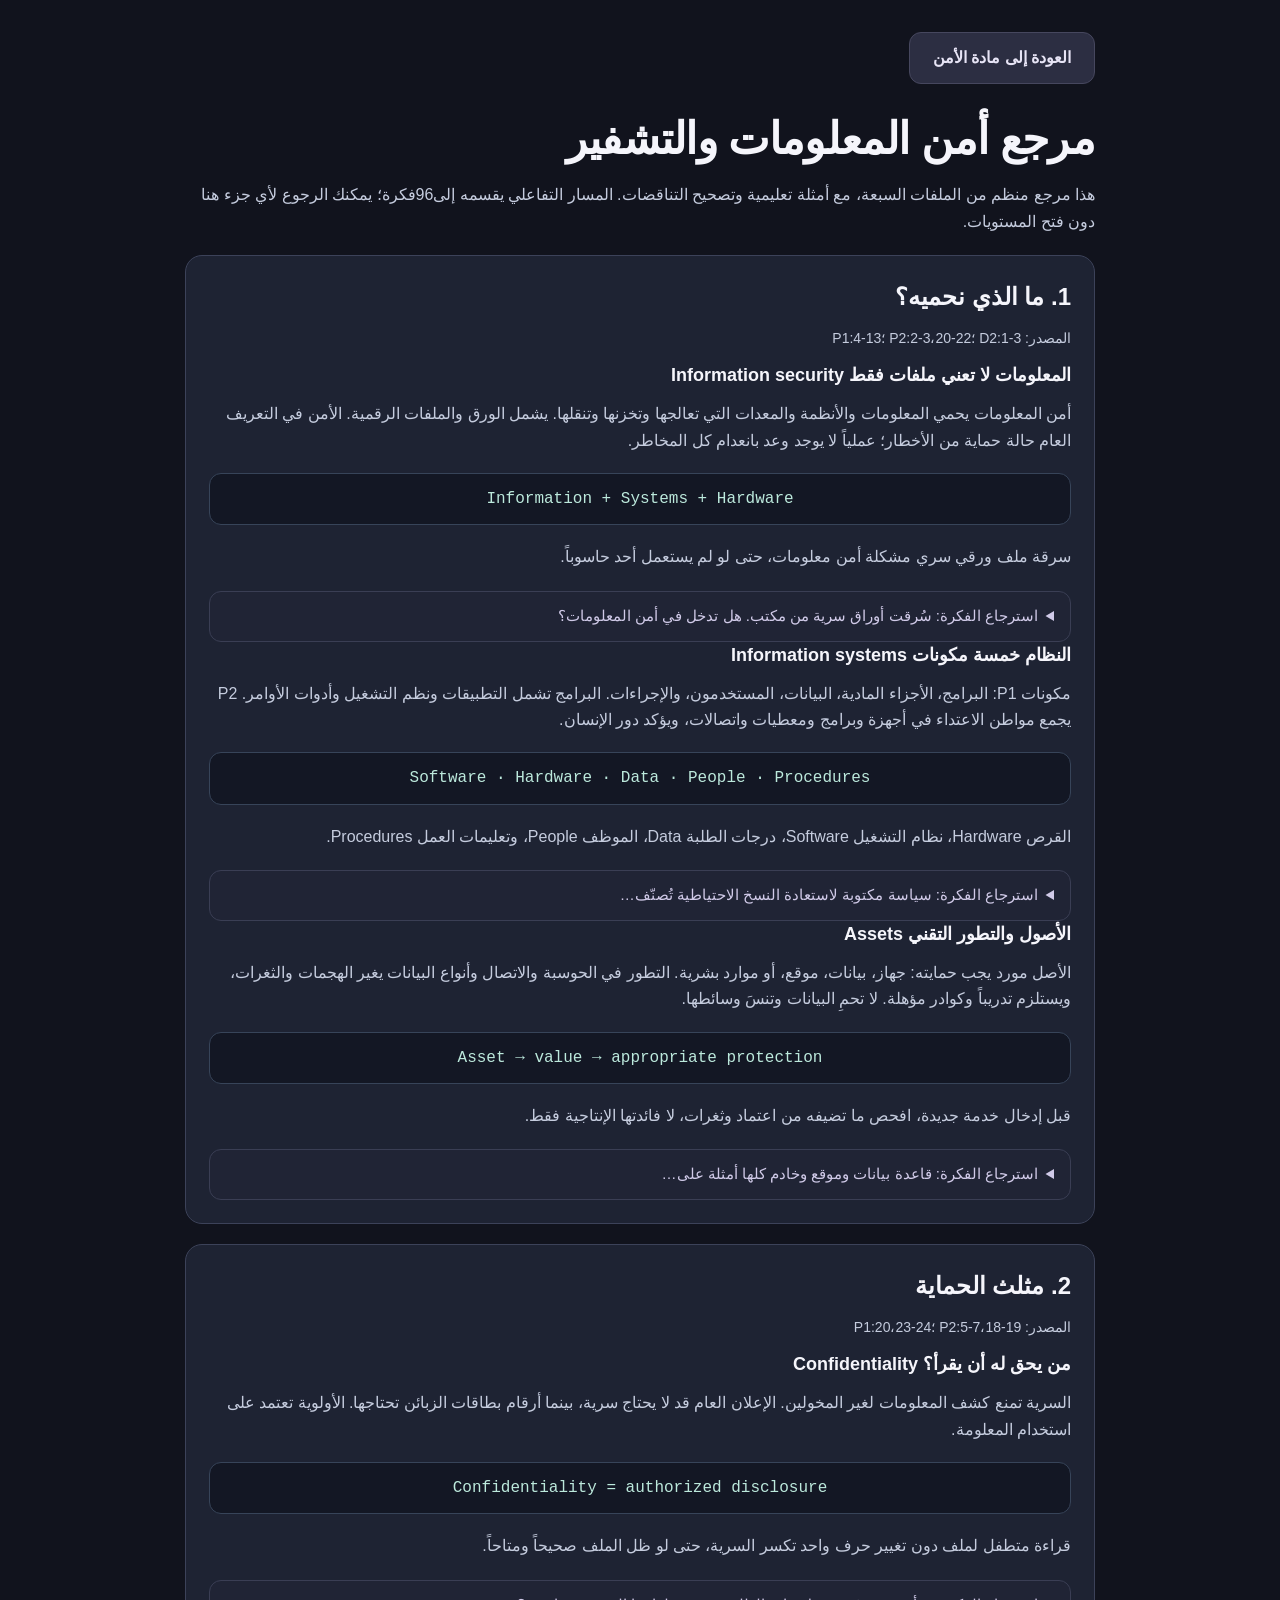
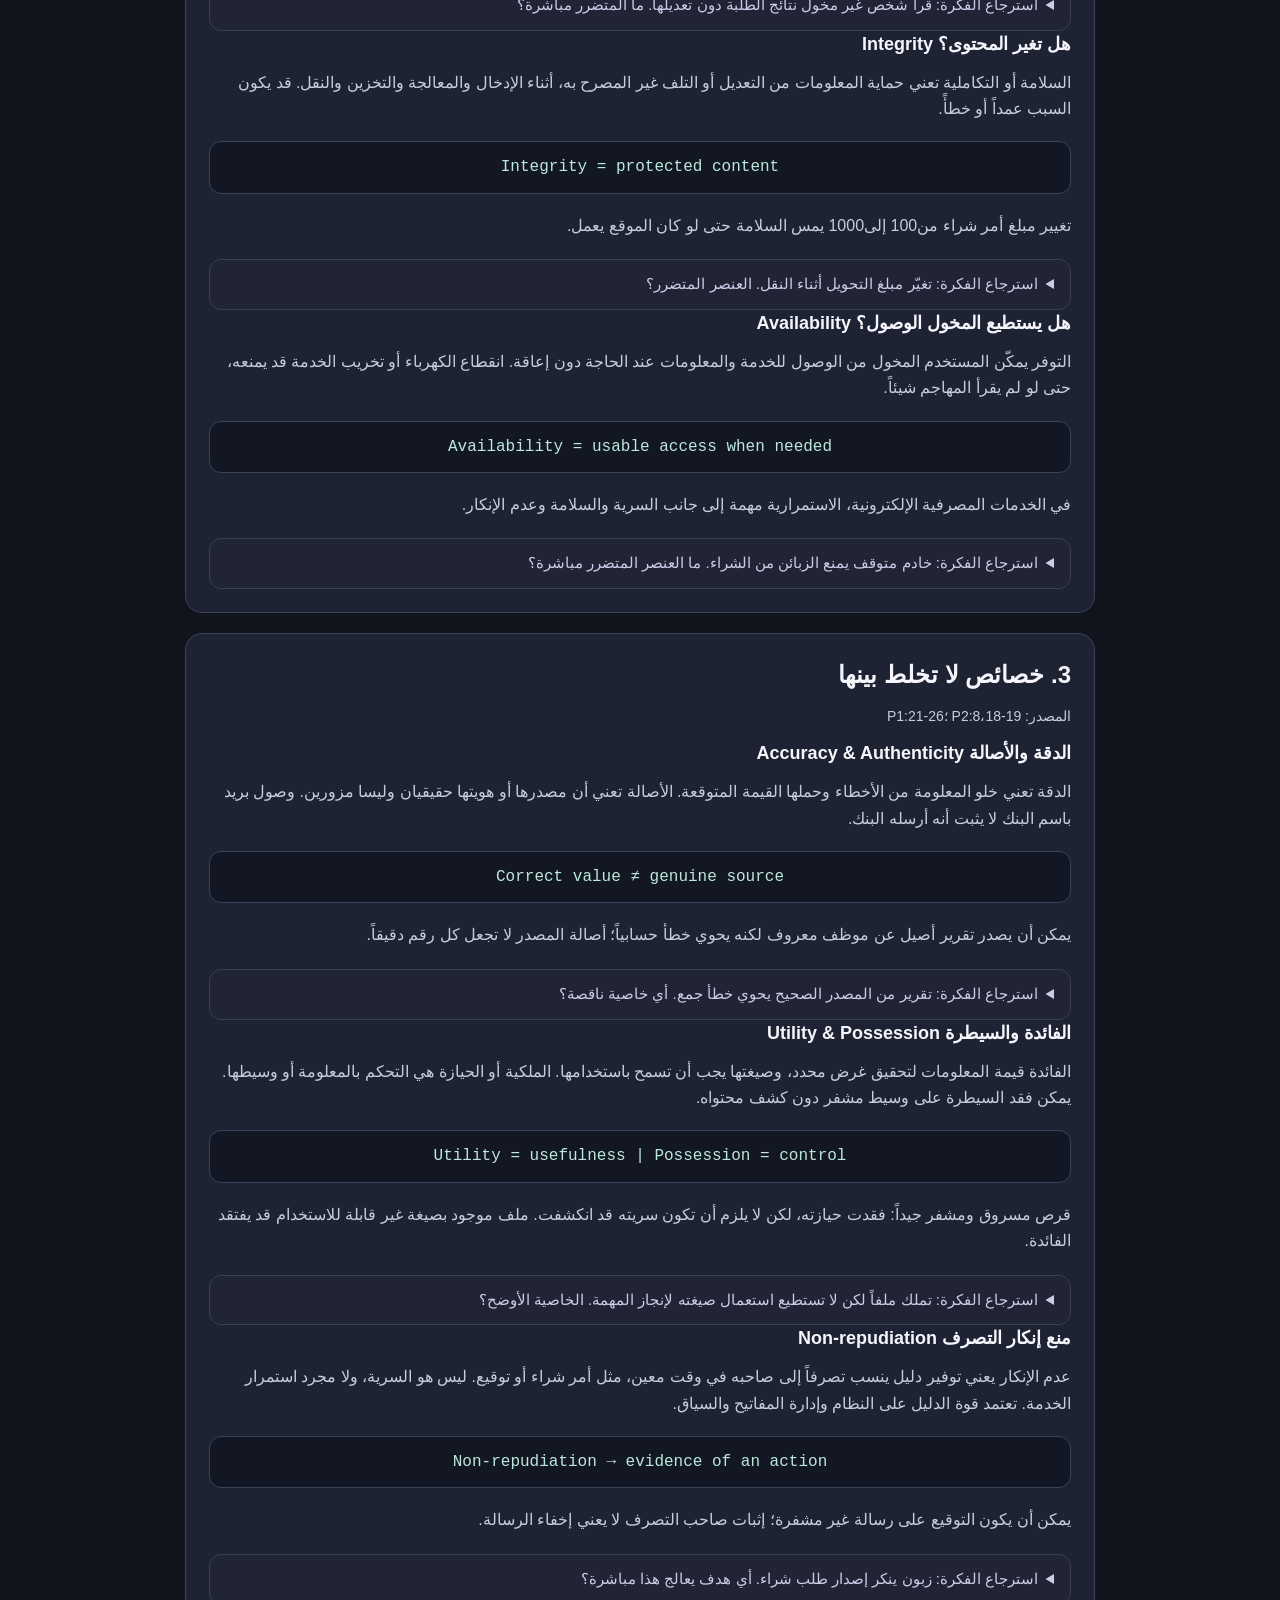
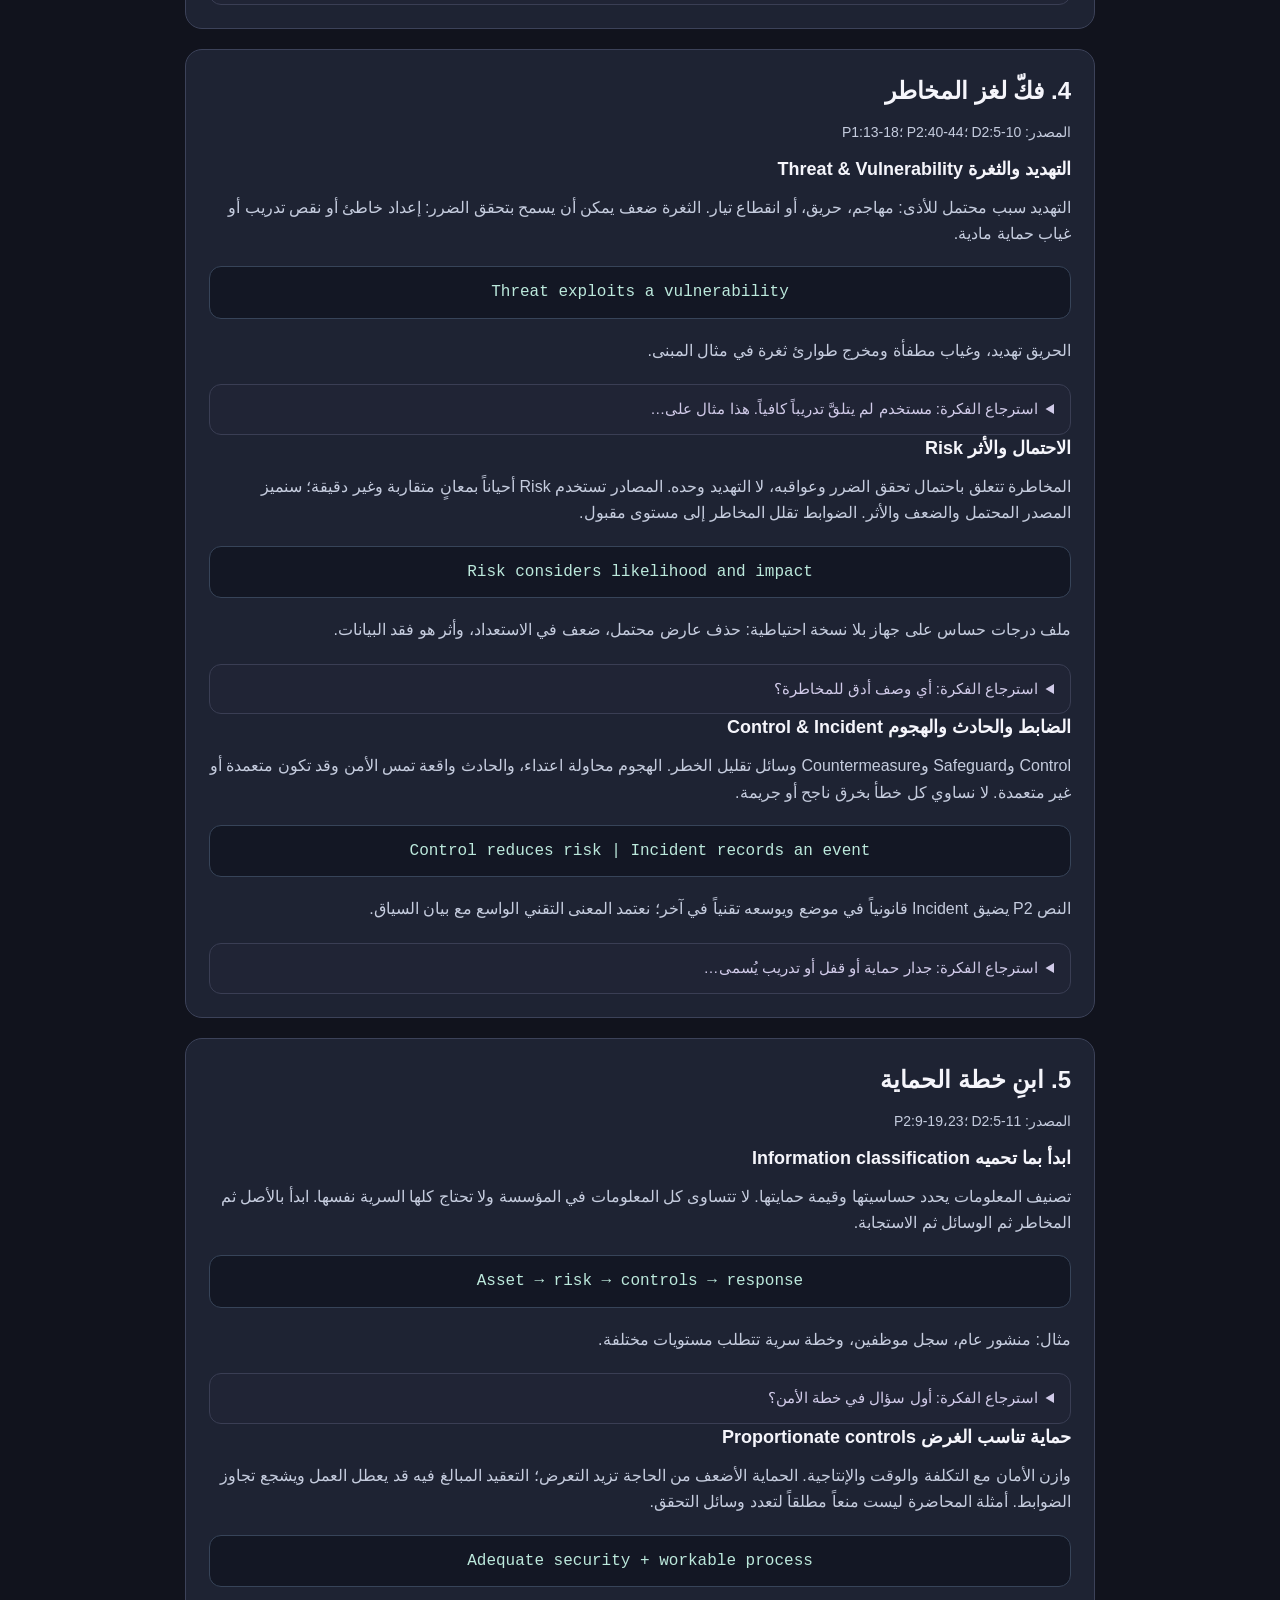
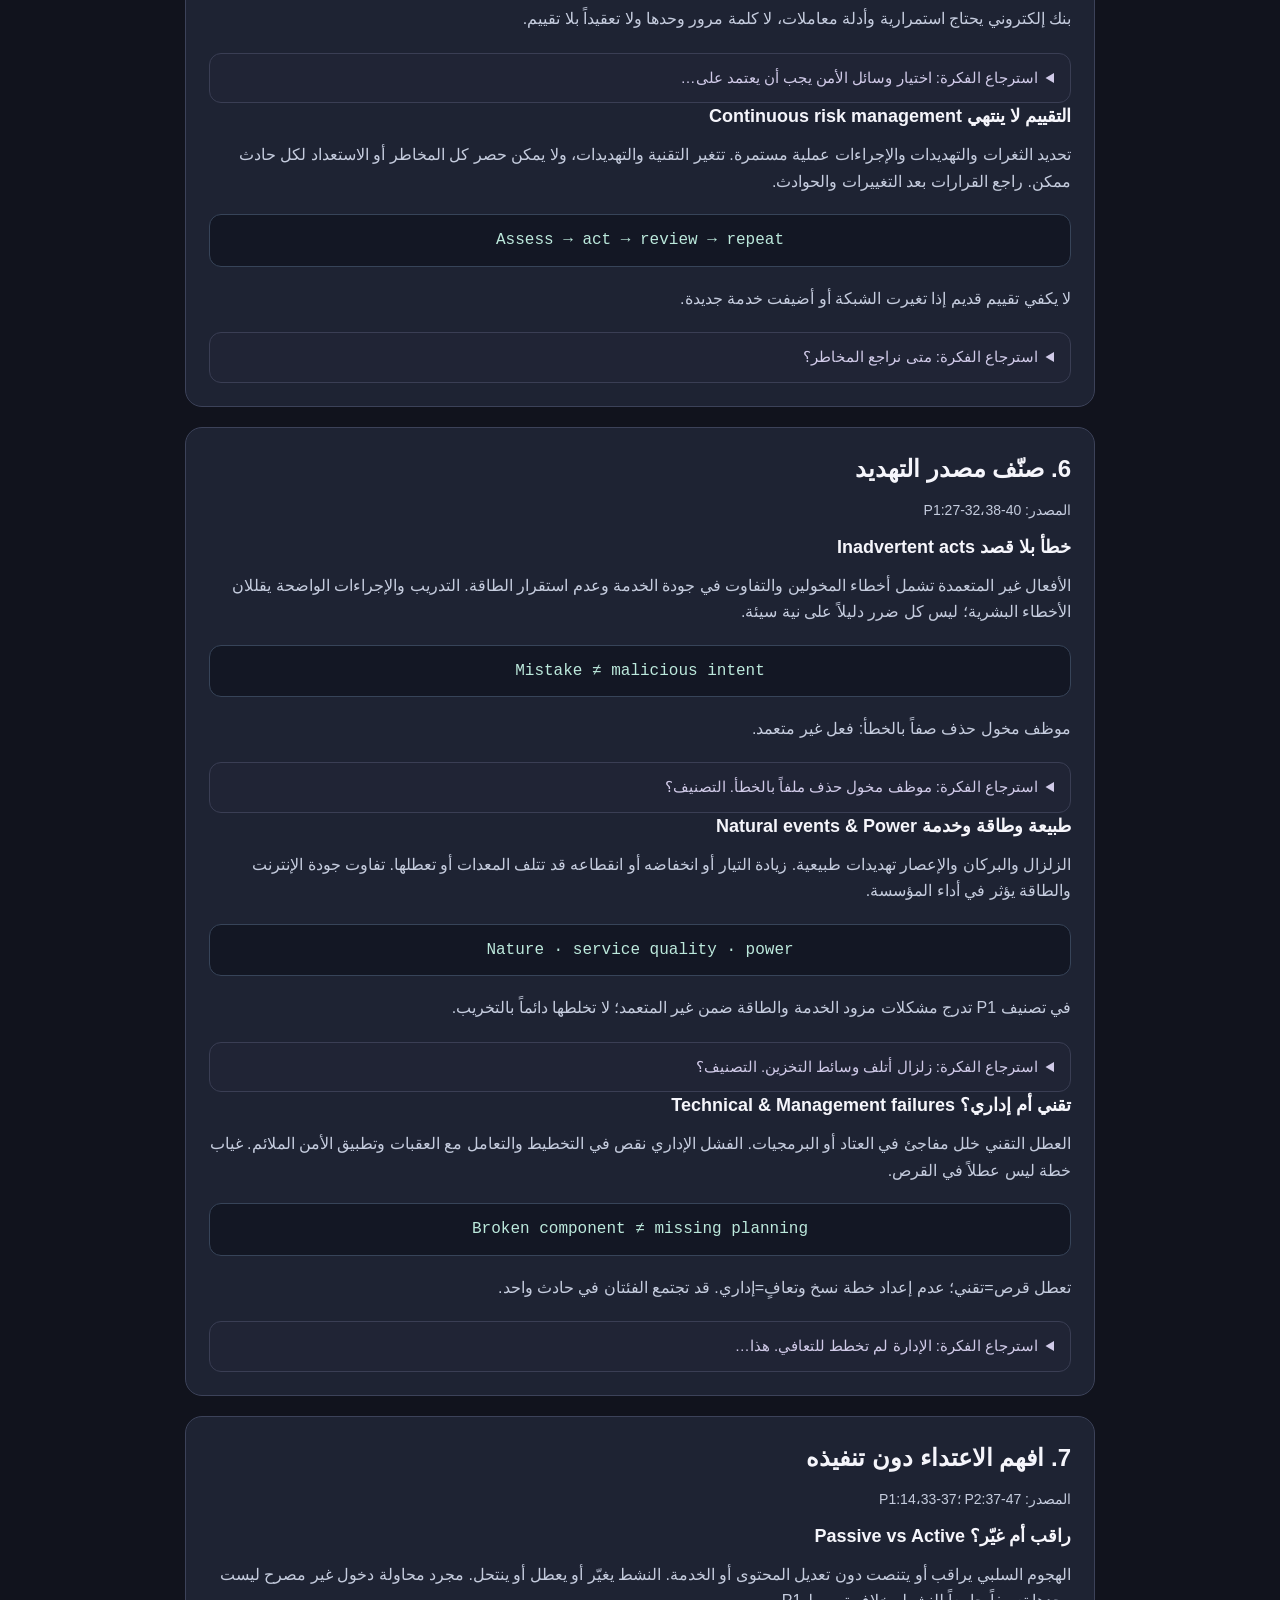
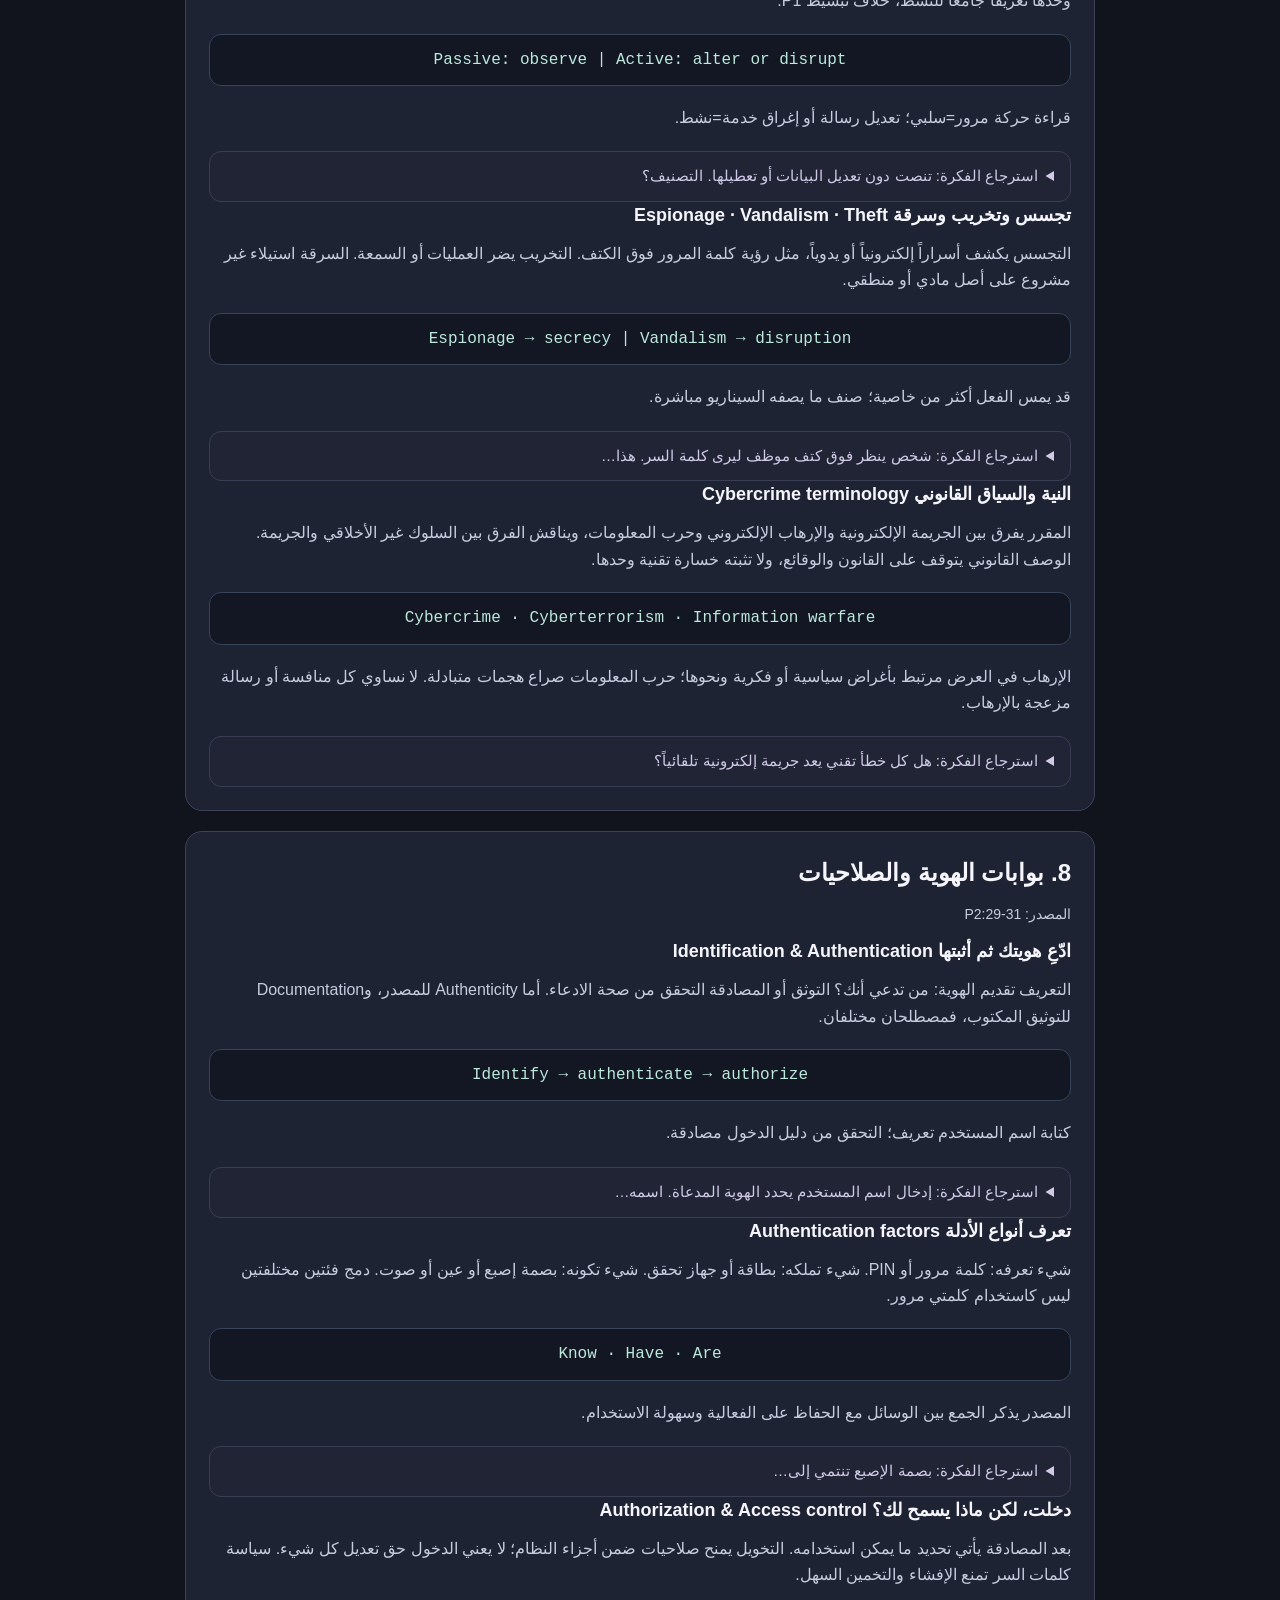
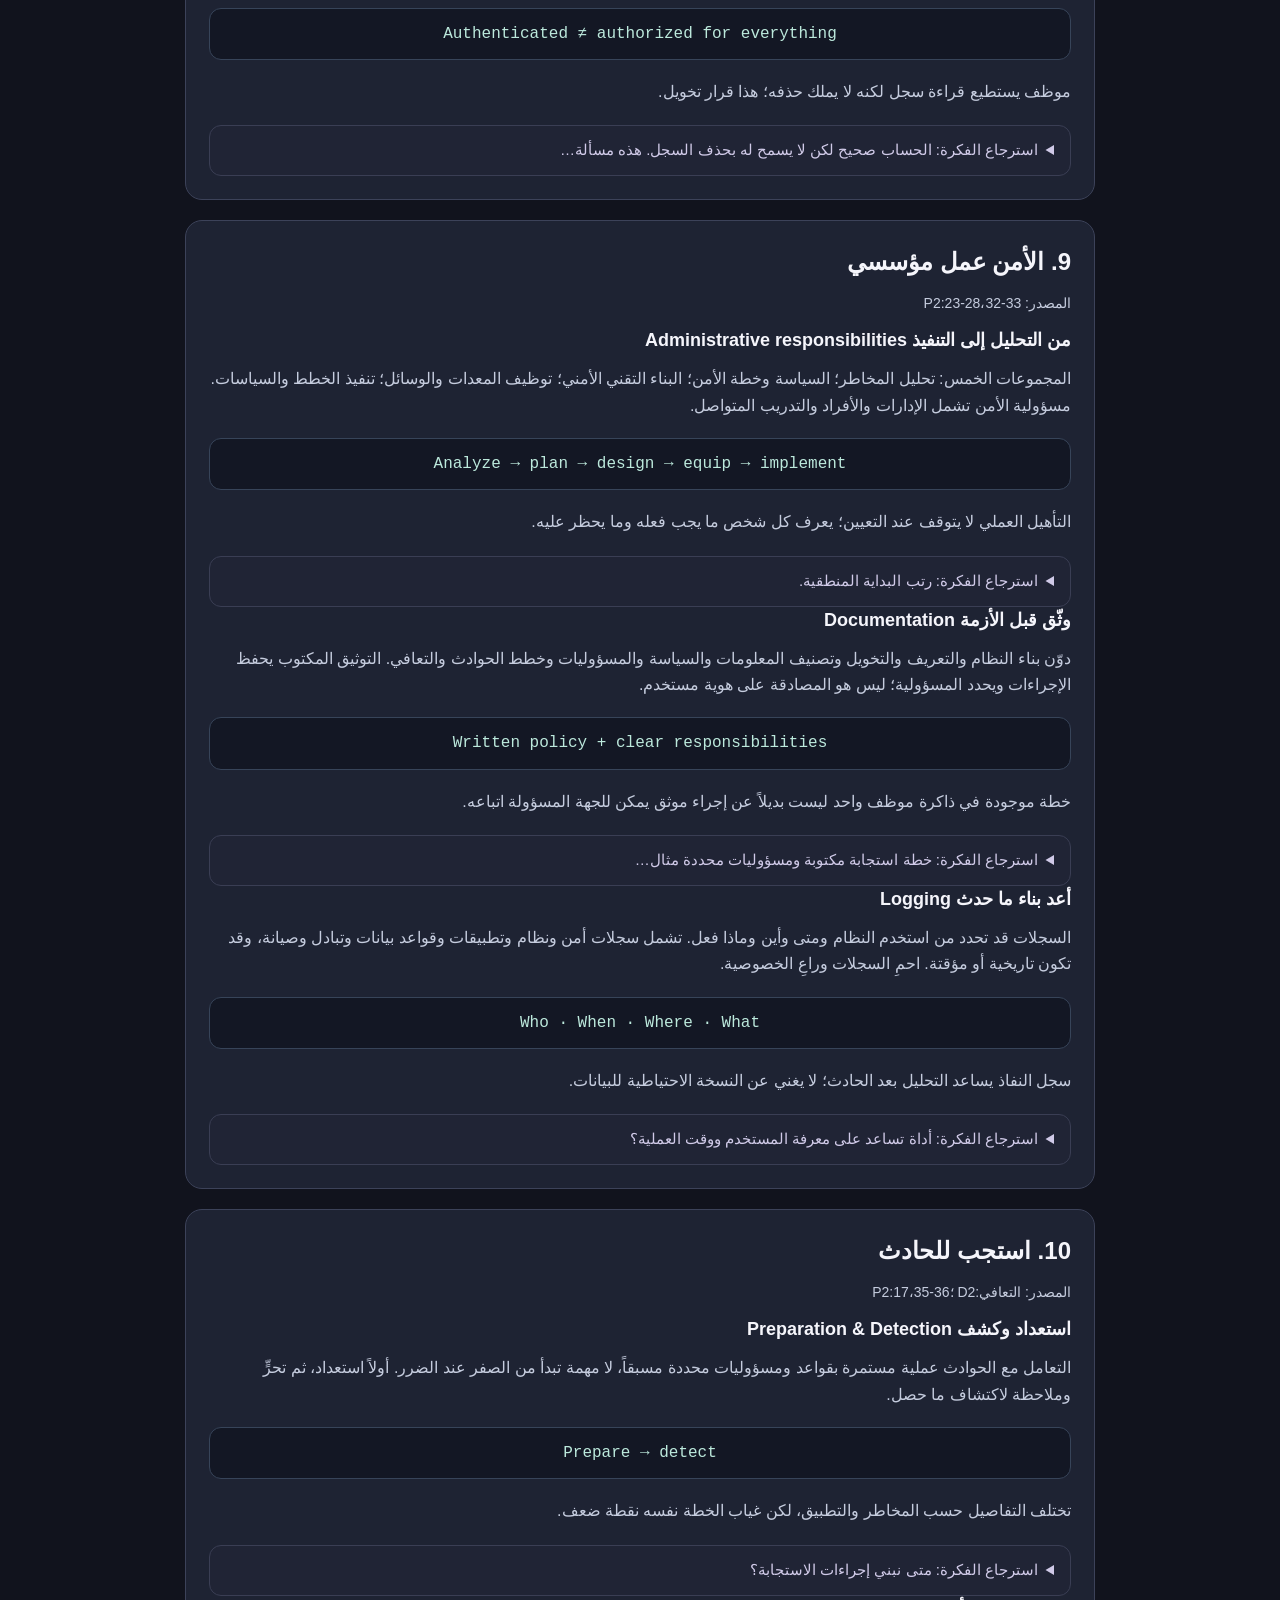
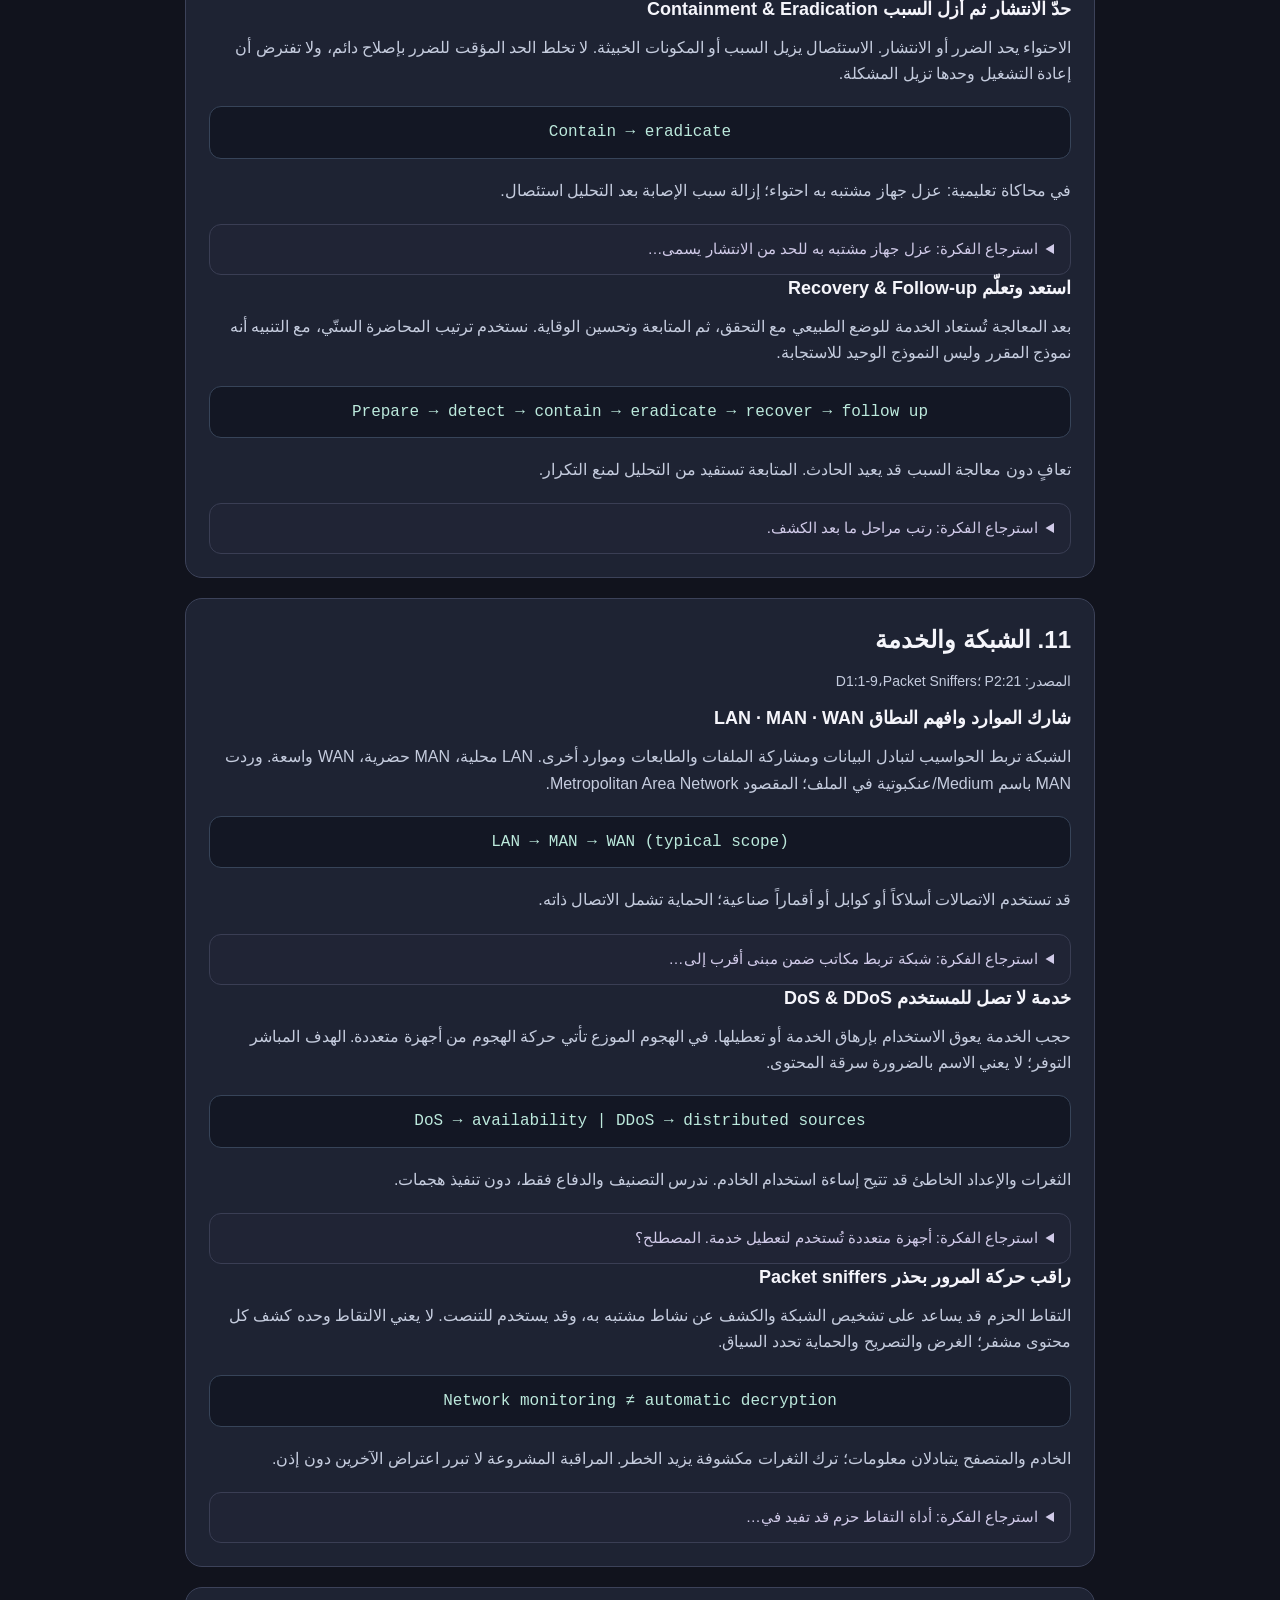
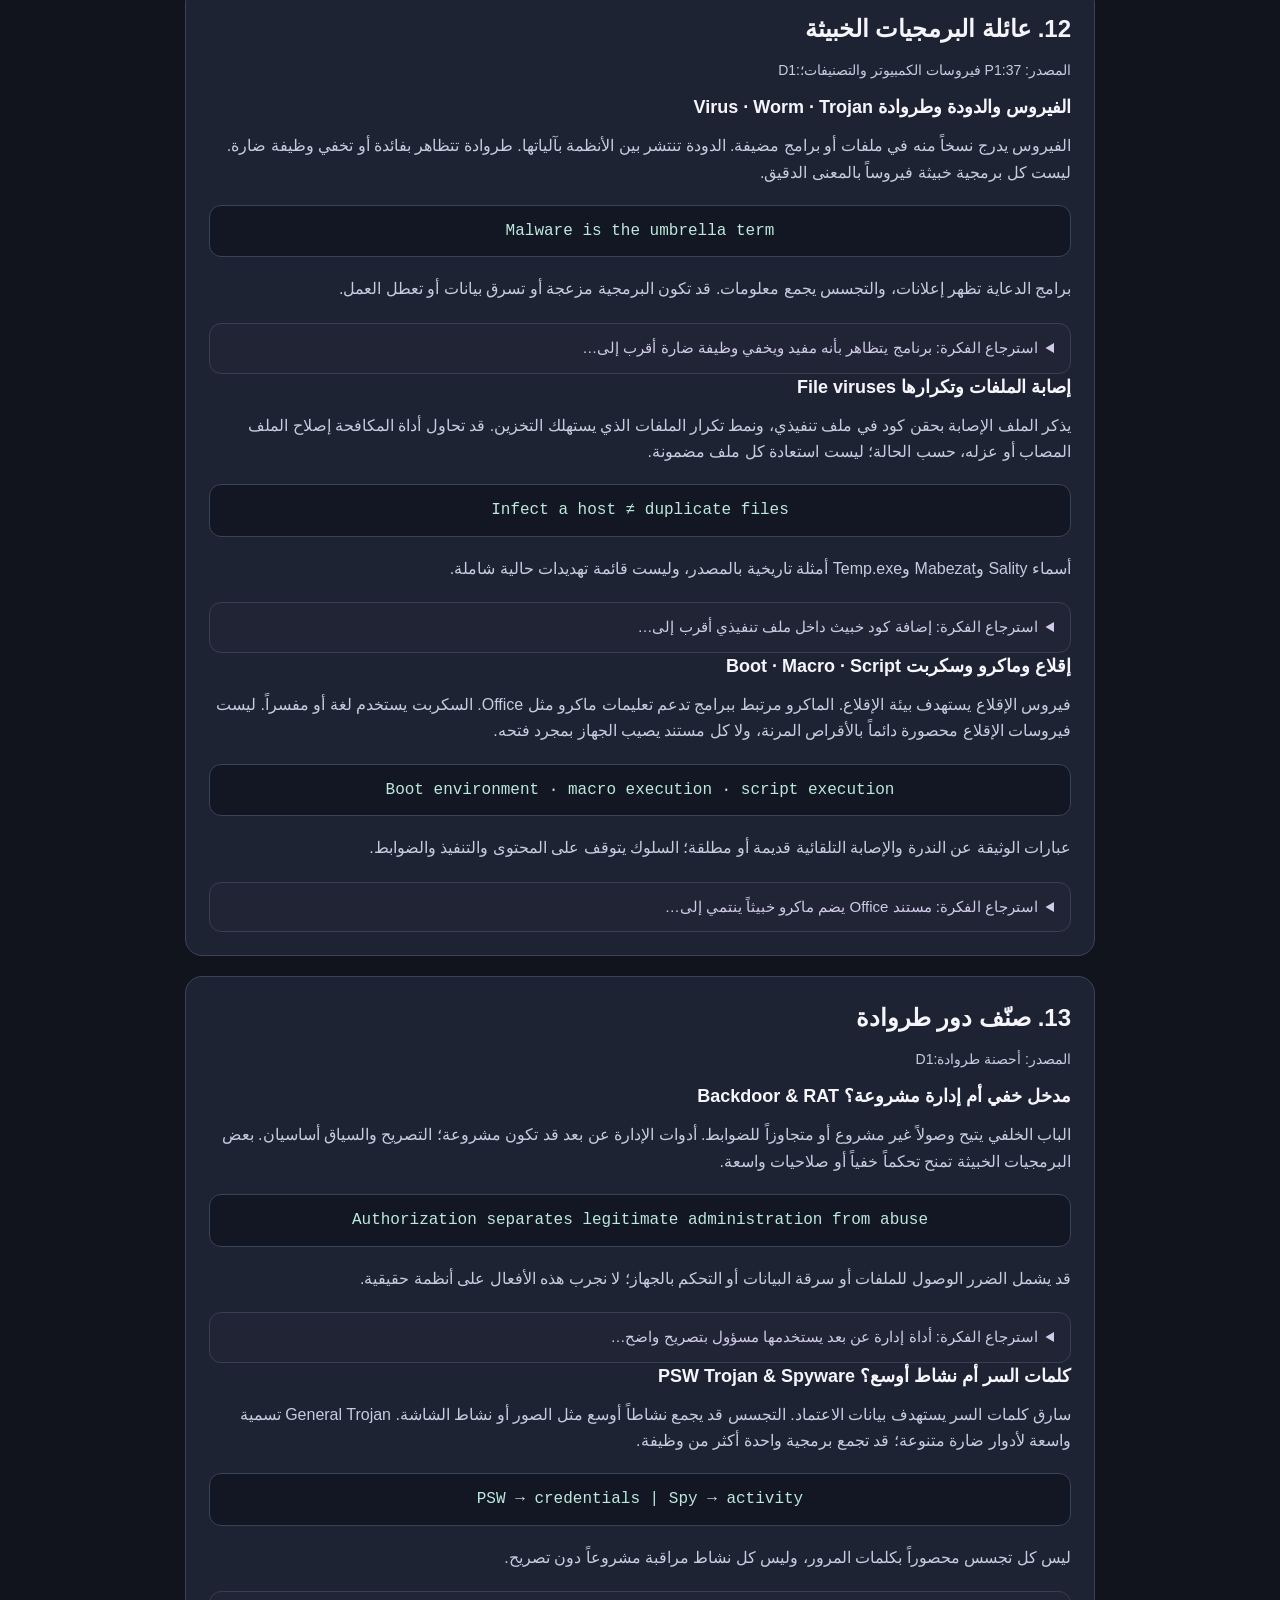
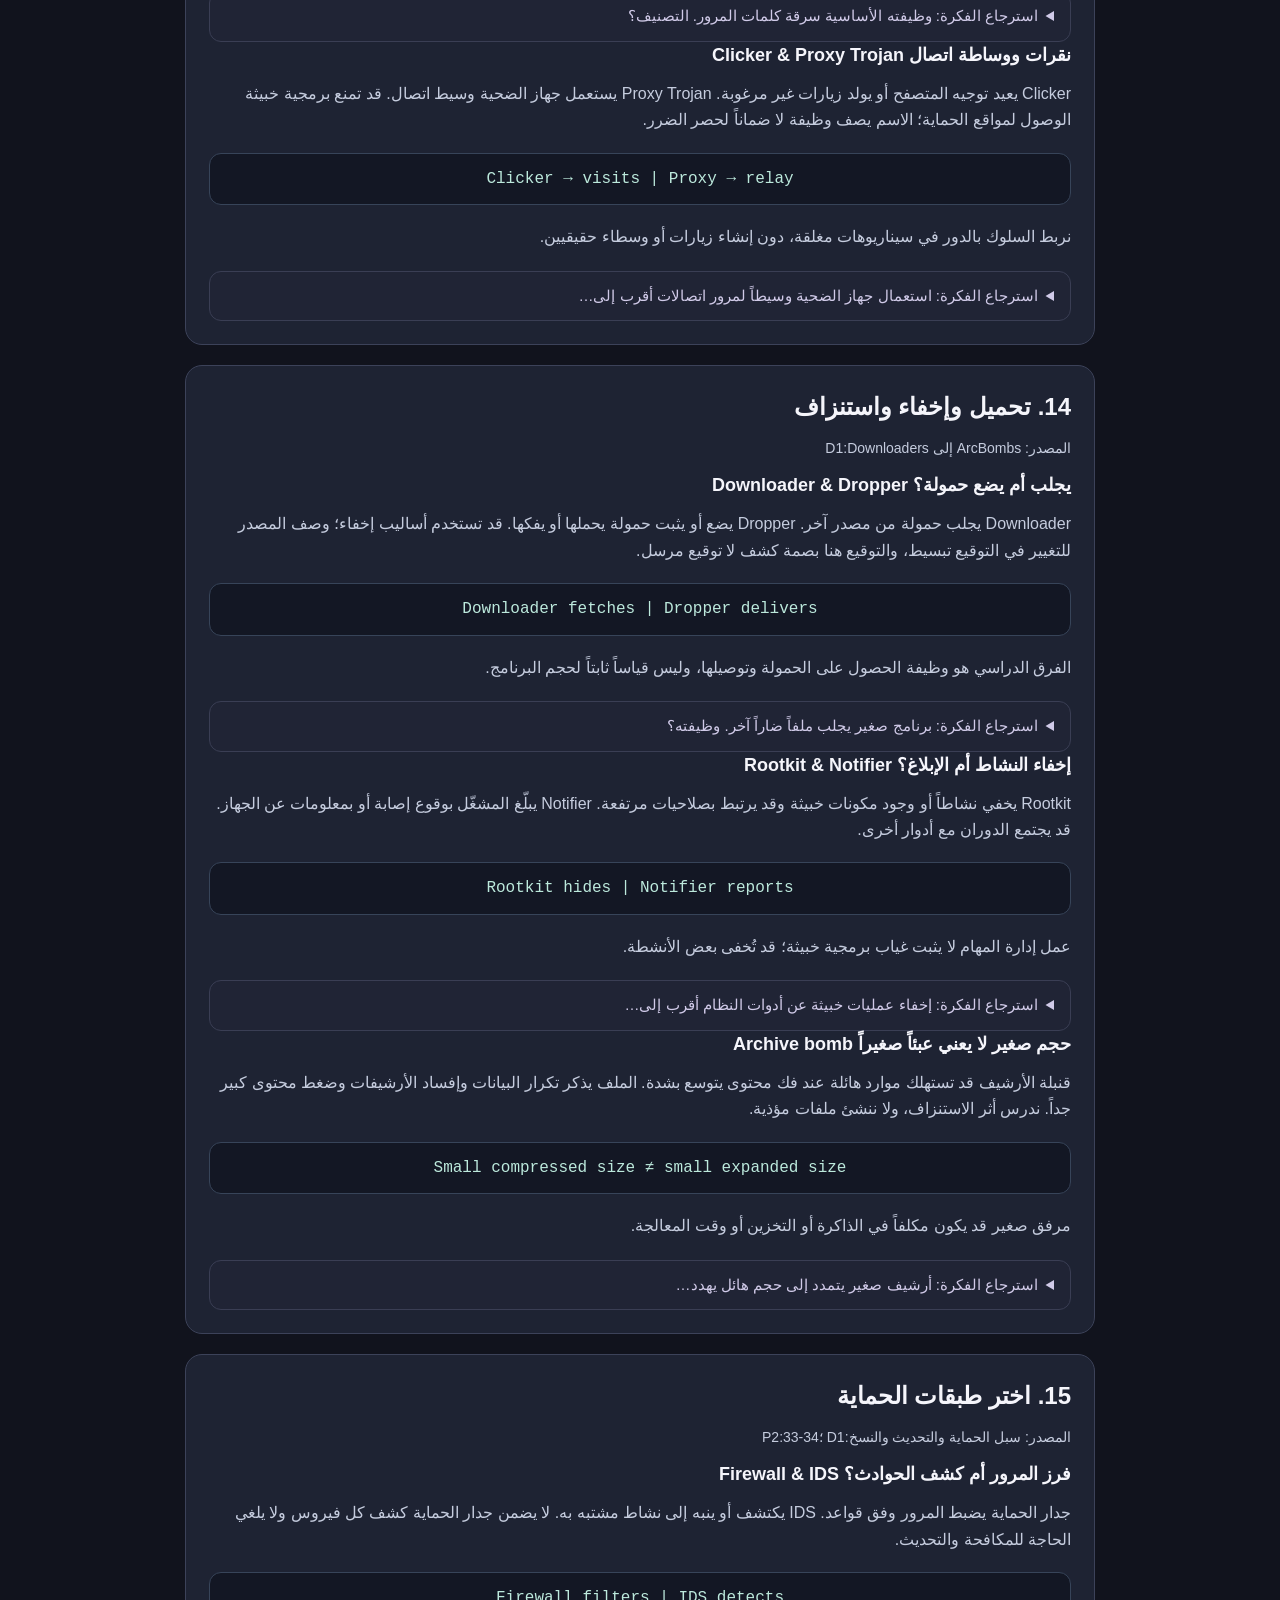
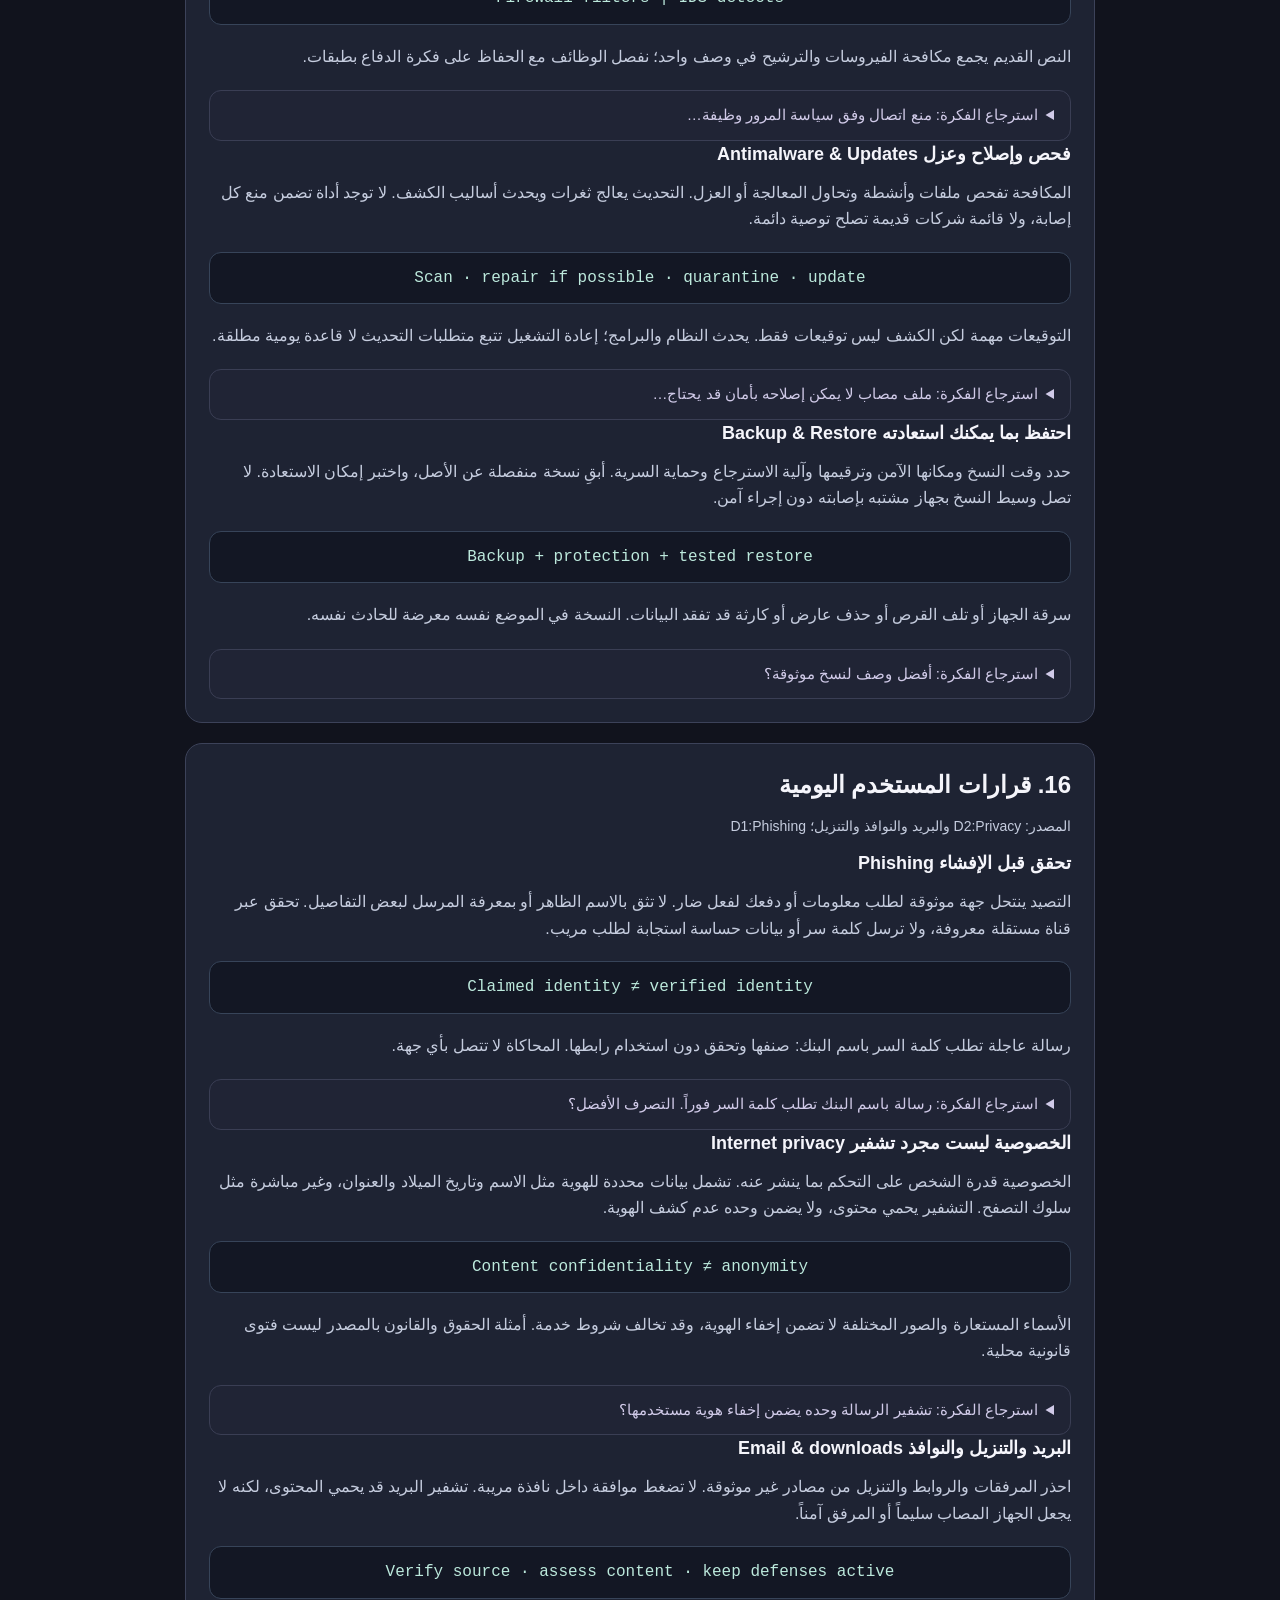
<file: docs/information-security/reference.html>
<!doctype html><html lang="ar" dir="rtl"><head><meta charset="utf-8"><meta name="viewport" content="width=device-width,initial-scale=1"><meta name="theme-color" content="#171925"><title>مرجع أمن المعلومات والتشفير</title><style>@font-face{font-family:Quest;src:local('Segoe UI')}*{box-sizing:border-box}html{font-size:16px;color-scheme:dark}body{margin:0;background:#11131d;color:#f5f5fb;font-family:Quest,'Segoe UI',Tahoma,sans-serif;line-height:1.65}button,input,textarea,select{font:inherit}button,a,input{touch-action:manipulation}button{cursor:pointer}button{color:inherit}button:disabled{cursor:not-allowed}a{color:inherit}button:focus-visible,a:focus-visible,input:focus-visible,summary:focus-visible{outline:3px solid #c5ff7b;outline-offset:4px}button,input,select,textarea{border-radius:12px}button{border:0}button:not(:disabled){transition:background .16s,transform .16s,box-shadow .16s}button:not(:disabled):active{transform:translateY(1px)}button:disabled{opacity:.42}.shell{display:grid;grid-template-columns:260px minmax(0,1fr);grid-template-areas:'side main';direction:ltr;min-height:100vh}.sidebar{grid-area:side;background:#171925;border-right:1px solid #2b2d3d;position:fixed;inset:0 auto 0 0;width:260px;padding:28px 19px 16px;display:flex;flex-direction:column;direction:rtl;z-index:20}.main{grid-area:main;direction:rtl;min-width:0}.brand{display:flex;align-items:center;gap:11px;direction:ltr;padding:0 5px 24px}.brand-name{font-size:19px;letter-spacing:1px;font-weight:800;line-height:1.1}.brand-name small{display:block;color:#8b8d9f;font-size:13px;letter-spacing:0;direction:rtl;margin-top:6px;text-align:left;font-weight:400}.logo{width:43px;height:43px;background:#b9f36c;display:grid;place-items:center;border-radius:13px;color:#11131d}.logo svg{width:28px;height:28px}.side-label{font-size:12px;color:#7d8096;letter-spacing:1.5px;direction:ltr;margin:12px 12px 10px}.nav{display:grid;gap:5px}.nav button{background:transparent;color:#a8acbf;text-align:right;padding:11px 13px;display:flex;gap:10px;align-items:center;font-size:15px}.nav button.active{background:#292b3b;color:#c6ff80}.nav svg{width:20px;height:20px}.side-scroll{overflow:auto;flex:1;min-height:120px;margin:14px 0}.side-world{padding:9px 11px 6px;font-size:13px;color:#999bb0;display:flex;gap:7px;align-items:center}.side-world i{width:6px;height:6px;border-radius:50%;display:block}.side-level{width:100%;display:flex;align-items:center;gap:9px;text-align:right;background:transparent;color:#a7aac0;padding:7px 11px;font-size:14px;border-radius:9px;min-height:37px}.side-level .node{width:25px;height:25px;border:1px solid #3c3e52;border-radius:9px;display:grid;place-items:center;flex-shrink:0;font-size:12px;direction:ltr}.side-level.current{background:#2a2442;color:#e6dcff}.side-level.current .node{background:#b69aff;color:#1d1730;border-color:#b69aff}.side-level.complete .node{background:#243328;color:#c6ff80;border-color:#415c36}.side-level:disabled{opacity:.4}.side-footer{padding:12px;border:1px solid #303345;background:#1d2030;border-radius:13px;font-size:13px;color:#9da4b9}.side-footer strong{display:block;color:#c5ff80;font-weight:600;margin-bottom:4px}.topbar{height:90px;display:flex;align-items:center;justify-content:space-between;gap:20px;padding:0 45px;border-bottom:1px solid #282b3c;background:#131520}.top-context{display:flex;gap:10px;align-items:center;color:#999db1;font-size:14px}.top-context strong{font-weight:500;color:#e5e5ef}.top-stats{display:flex;align-items:center;gap:20px;direction:ltr}.xp{display:flex;align-items:center;gap:7px;font-weight:700;color:#c9ff89;font-size:15px}.rank{font-size:13px;color:#aeacc4;padding-left:18px;border-left:1px solid #333346}.round-icon{width:38px;height:38px;border:1px solid #39394e;border-radius:50%;display:grid;place-items:center;background:#202331;color:#d1d4e8}.round-icon svg{width:18px}.mobile-menu{display:none;background:#25283a;padding:6px 10px;font-size:19px}.container{max-width:1330px;margin:auto;padding:32px 45px 45px}.eyebrow{font-size:13px;letter-spacing:1.8px;direction:ltr;color:#bcabeb;font-weight:600;margin-bottom:8px}h1,h2,h3,p{margin:0}h1{font-size:clamp(30px,3.4vw,48px);line-height:1.4;letter-spacing:-.7px}h2{font-size:24px;line-height:1.5}h3{font-size:18px;line-height:1.5}.muted{color:#a5a8bb}.small{font-size:14px}.tiny{font-size:13px}.hero{position:relative;overflow:hidden;border:1px solid #66518f;border-radius:23px;min-height:290px;background:linear-gradient(115deg,#302044,#33224d 30%,#46305e);display:grid;grid-template-columns:minmax(0,1fr) 280px;align-items:center;padding:34px 38px;gap:20px}.hero:before{content:'';position:absolute;inset:0;background-image:linear-gradient(#b5a1d20a 1px,transparent 1px),linear-gradient(90deg,#b5a1d20a 1px,transparent 1px);background-size:34px 34px;pointer-events:none}.hero-content{position:relative;z-index:1}.hero h1{font-size:40px}.hero p{color:#d0c7df;font-size:17px;max-width:590px;margin:12px 0 23px}.hero-art{height:235px;position:relative;display:grid;place-items:center}.orbit{position:absolute;width:210px;height:210px;border:1px dashed #b69bd25c;border-radius:50%;transform:rotate(-25deg)}.orbit:after,.orbit:before{content:'';position:absolute;width:24px;height:24px;border-radius:7px;top:8px;left:25px;background:#bda4fc;box-shadow:0 0 30px #bba2ff44;transform:rotate(15deg)}.orbit:after{top:auto;left:auto;right:12px;bottom:23px;background:#c0f77e;width:15px;height:15px}.hero-art .pixelbot{width:174px;filter:drop-shadow(0 18px 20px #0b101a70);animation:float 5s ease-in-out infinite}.art-tag{position:absolute;bottom:5px;right:10px;transform:rotate(-5deg);background:#1c1e2e;border:1px solid #6e5b8f;padding:7px 13px;border-radius:10px;direction:ltr;color:#d6f6b8;font-size:14px}.btn{padding:12px 23px;border-radius:12px;display:inline-flex;align-items:center;justify-content:center;gap:9px;min-height:48px;font-size:16px;font-weight:650;text-decoration:none}.btn.primary{background:#c0f77c;color:#1a2514;box-shadow:0 4px 0 #739247}.btn.primary:hover{background:#d0ff99}.btn.secondary{background:#2c2e42;border:1px solid #46475e;color:#e7e4f5}.btn.secondary:hover{background:#38394f}.btn.ghost{background:transparent;color:#c5bbde;border:1px solid #554868}.btn.text{background:transparent;color:#beb0e6;padding:8px 12px;min-height:40px}.btn svg{width:18px;height:18px}.btn.small-btn{padding:8px 15px;min-height:40px;font-size:14px}.actions{display:flex;gap:12px;align-items:center;flex-wrap:wrap}.metrics{display:grid;grid-template-columns:repeat(3,1fr);gap:14px;margin:22px 0 30px}.metric{border:1px solid #303345;background:#1b1e2d;border-radius:15px;padding:18px 20px;display:flex;align-items:center;gap:13px}.metric-icon{width:43px;height:43px;background:#282e35;border-radius:12px;display:grid;place-items:center;color:#b9f36c}.metric-icon svg{width:22px;height:22px}.metric:nth-child(2) .metric-icon{background:#2f2640;color:#c5a7ff}.metric:nth-child(3) .metric-icon{background:#2e2b28;color:#ffbf84}.metric strong{font-size:24px;line-height:1.2;display:block;direction:ltr;text-align:right}.metric span{display:block;font-size:14px;color:#969db3}.section-head{display:flex;justify-content:space-between;align-items:center;gap:15px;margin:20px 0}.section-head p{font-size:14px;color:#989db1}.progressbar{height:6px;background:#303246;border-radius:20px;overflow:hidden}.progressbar>span{display:block;height:100%;background:#c0f77c;border-radius:20px;transition:width .3s}.world-card{border:1px solid #34344b;background:#1a1d2b;border-radius:18px;margin-bottom:17px;overflow:hidden}.world-header{display:flex;justify-content:space-between;align-items:center;padding:19px 23px;border-bottom:1px solid #303246}.world-header .world-index{font-size:12px;color:#777f99;direction:ltr;letter-spacing:1.1px}.world-title{display:flex;align-items:center;gap:12px}.world-badge{width:38px;height:38px;border-radius:11px;display:grid;place-items:center;background:color-mix(in srgb,var(--world) 13%,transparent);color:var(--world)}.world-badge svg{width:21px}.level-cards{display:grid;grid-template-columns:repeat(4,1fr);padding:14px;gap:10px}.level-tile{background:#222535;border:1px solid #36394d;border-radius:13px;padding:18px 13px 14px;text-align:right;position:relative;min-height:142px}.level-tile:hover:not(:disabled){background:#2b2b42;border-color:#8a70bf}.level-tile.current{border-color:#aa8de5;background:#30263f;box-shadow:inset 0 0 0 1px #aa8de522}.tile-top{display:flex;align-items:center;justify-content:space-between;margin-bottom:14px}.tile-icon{width:32px;height:32px;display:grid;place-items:center;color:var(--world)}.tile-icon svg{width:25px}.tile-state{font-size:12px;border-radius:6px;padding:2px 8px;background:#353144;color:#bcb0d6}.complete .tile-state{background:#29392b;color:#c0f77c}.level-tile strong{font-size:15px;display:block}.level-tile small{font-size:13px;color:#9c9cb2;display:block;direction:ltr;text-align:right;margin-top:5px}.level-tile:disabled{opacity:.55}.bottom-note{display:flex;align-items:center;justify-content:space-between;gap:20px;background:#1d202e;border:1px solid #34374b;border-radius:15px;padding:18px 22px;margin-top:22px;font-size:14px;color:#a8afc6}.bottom-note strong{color:#e3e4ef;display:block;font-size:16px;margin-bottom:3px}.course-tip{display:flex;align-items:flex-start;gap:10px;margin-bottom:22px;color:#a6aec3;font-size:14px}.course-tip svg{flex-shrink:0;width:20px;color:#bba5ec;margin-top:3px}.lesson-layout{display:grid;grid-template-columns:minmax(0,1fr) 270px;gap:22px;align-items:start}.mission{border:1px solid #414058;border-radius:22px;background:#1b1e2c;overflow:hidden}.mission-header{padding:23px 28px 17px;border-bottom:1px solid #343449;display:flex;align-items:center;justify-content:space-between;gap:15px}.pips{display:flex;gap:6px;direction:ltr}.pip{width:31px;height:5px;border-radius:7px;background:#444056}.pip.on{background:#bca1ff}.mission-body{padding:27px 30px}.lesson-en{direction:ltr;color:#bca5f2;font-size:14px;margin-top:6px;text-align:right}.lesson-text{font-size:19px;color:#d2d7e7;line-height:1.95;margin-top:19px}.formula{direction:ltr;unicode-bidi:isolate;background:#131724;border:1px solid #374459;border-radius:12px;text-align:center;padding:12px 15px;margin:19px 0;font-family:Consolas,'Segoe UI',monospace;font-size:16px;color:#bce9dc;overflow:auto}.example{color:#afb9cf;font-size:15px;border:1px solid #3a3e54;border-radius:12px;margin-top:20px;background:#202435}.example summary{padding:12px 16px;cursor:pointer;color:#d0cae8}.example p{padding:0 16px 16px;line-height:1.9}.mission-footer{border-top:1px solid #35384c;padding:20px 28px;display:flex;align-items:center;justify-content:space-between;gap:16px}.mission-footer .small{max-width:300px}.coach{background:#202233;border:1px solid #3a3b51;border-radius:18px;padding:22px 20px;position:sticky;top:20px}.coach .pixelbot{width:72px;margin:0 auto 15px;display:block}.coach h3{font-size:17px}.coach p{color:#aeb4cb;font-size:15px;margin-top:12px;line-height:1.8}.coach .source{font-size:13px;color:#8790aa;margin-top:16px;padding-top:14px;border-top:1px solid #3c4055}.lesson-overview{margin:16px 0 0;display:grid;gap:8px}.lesson-overview span{font-size:14px;color:#8d96b0;padding:8px;border-radius:8px}.lesson-overview .done{color:#c6f38e}.lesson-overview .now{background:#322b46;color:#d6c6ff}.lesson-progress{display:flex;align-items:center;justify-content:space-between;margin-bottom:23px}.back{background:transparent;color:#b4b8ce;font-size:15px;padding:7px 0}.lab{margin-top:20px;padding:19px;background:#151925;border:1px solid #364455;border-radius:15px}.lab-title{display:flex;justify-content:space-between;align-items:center;margin-bottom:14px;font-size:14px;color:#a9e6cc}.lab-title span:last-child{color:#838fa7;font-size:13px}.lab-row{display:flex;align-items:center;justify-content:center;gap:16px;flex-wrap:wrap}.lab-control{display:flex;align-items:center;gap:10px;flex-wrap:wrap;justify-content:center;margin:12px 0}.lab-control label{color:#bac4d7;font-size:14px}.lab-control button,.seg button{background:#292d41;color:#b8c2d9;padding:7px 12px;font-size:14px;border:1px solid #3e455e;border-radius:8px;min-height:37px}.lab-control button.selected,.seg button.selected{background:#b39be4;color:#201a30;border-color:#b39be4}.lab input[type=range]{accent-color:#b9f36c;width:min(240px,100%)}.lab input[type=number]{width:76px;background:#252c3e;border:1px solid #4c5672;color:white;text-align:center;padding:6px;font-size:15px;direction:ltr}.lab-output{background:#222c33;border:1px solid #3a5348;border-radius:10px;padding:10px 13px;color:#ccf3aa;text-align:center;margin-top:12px;font-size:15px}.matrix{display:grid;gap:3px;direction:ltr;margin:8px auto;max-width:max-content}.cell{min-width:28px;min-height:28px;padding:4px 6px;display:grid;place-items:center;background:#293044;color:#d8deeb;font-family:Consolas,monospace;font-size:14px;border-radius:5px;border:1px solid transparent;line-height:1.3}.cell.picked{border-color:#c8ff87;color:#d7ffb2;background:#33433a}.cell.hot{background:#4b3c67;border-color:#9e81d7;color:#f3eaff}.cell.mini{font-size:12px;min-width:24px;min-height:24px;padding:3px}.cell.clickable{cursor:pointer}.pixel-grid .cell{width:38px;height:38px;color:transparent;padding:0;border:2px solid transparent}.pixel-grid .cell.picked{border-color:#c0ff76;box-shadow:0 0 0 2px #152018}.bit-row{display:flex;direction:ltr;gap:4px;justify-content:center;margin:7px 0;align-items:center}.bit{width:31px;height:35px;display:grid;place-items:center;background:#30324c;border:1px solid #51516d;border-radius:7px;font-family:Consolas,monospace;font-size:17px;color:#ccc3e9}.bit.one{background:#334737;color:#c6ff8b;border-color:#608047}.bit-label{color:#959eb3;width:25px;font-size:13px;direction:ltr}.lab svg.wave{width:100%;height:110px;background:#131722;border-radius:8px}.wave-color{height:9px;border-radius:8px;background:linear-gradient(90deg,#8237e9,#184ae0,#1bd871,#ffec36,#ff8e22,#f12929);direction:ltr;margin:12px 0}.system-buttons{display:flex;flex-wrap:wrap;justify-content:center;gap:6px}.system-buttons button{padding:7px 12px;border:1px solid #434960;background:#2b3046;color:#cbd0e3;font-size:13px;border-radius:8px;min-height:38px}.system-buttons button.selected{border-color:#b69be8;background:#493963}.type-art{display:flex;gap:5px;align-items:center;justify-content:center;min-height:75px}.mini-layer{width:48px;height:66px;border-radius:6px;display:grid;place-items:center;font-size:14px;box-shadow:4px 5px 0 #0d111c44}.lab-hint{font-size:14px;color:#929eb4;text-align:center;margin:10px 0 0}.quiz-top{display:flex;align-items:center;gap:10px;color:#b6a1e8;font-size:14px;margin-bottom:15px}.quiz-question{font-size:24px;font-weight:650;line-height:1.65;margin-bottom:23px}.choices{display:grid;gap:11px}.choice{display:flex;align-items:center;gap:14px;padding:16px 18px;background:#242839;border:1px solid #41465d;text-align:right;min-height:65px;font-size:17px;border-radius:12px;opacity:1!important}.choice:hover:not(:disabled){background:#30344a;border-color:#a186cf}.choice .choice-letter{display:grid;place-items:center;flex-shrink:0;width:29px;height:29px;border:1px solid #5a5d74;border-radius:8px;font-size:14px;direction:ltr;color:#bcb7d0}.choice.correct{background:#263a2f;border-color:#9bd169}.choice.wrong{background:#442c36;border-color:#da8296}.choice.correct .choice-letter{background:#a6df74;color:#1d311c;border-color:#a6df74}.choice.wrong .choice-letter{background:#db8b9c;color:#3c1c27;border-color:#db8b9c}.answer-box{display:flex;align-items:center;gap:14px;flex-wrap:wrap}.answer-box input{background:#101622;border:2px solid #606483;color:#eff6fc;padding:15px 18px;direction:ltr;max-width:220px;width:100%;font-family:Consolas,monospace;font-size:25px}.answer-box .unit{color:#959fb6;font-size:15px;direction:ltr}.feedback{margin-top:22px;padding:20px;border-radius:14px;background:#27372e;border:1px solid #638746}.feedback.bad{background:#352b37;border-color:#795063}.feedback h3{color:#c5f79a;margin-bottom:7px}.feedback.bad h3{color:#f0afbd}.feedback p{color:#c3cbdc;font-size:16px;line-height:1.9}.feedback .actions{margin-top:18px}.hint-box{font-size:15px;color:#c8bfdc;background:#29263c;padding:12px 16px;border-radius:10px;margin-top:15px}.hint-trigger{background:transparent;border:0;color:#b1a3d1;padding:12px 0;font-size:14px}.order-bank,.order-answer{display:flex;gap:8px;flex-wrap:wrap;margin:14px 0}.order-answer{padding:14px;border:1px dashed #69627f;min-height:65px;border-radius:12px;align-items:center;background:#161a27}.order-chip{background:#39324d;color:#dfd4f9;padding:10px 14px;border:1px solid #65547e;border-radius:9px;font-size:16px}.order-chip em{font-style:normal;margin-left:8px;color:#bff17d;direction:ltr;display:inline-block}.order-bank .order-chip{background:#272b3e;border-color:#464b64}.summary{background:linear-gradient(155deg,#2e2544,#1c2530);border:1px solid #786295;border-radius:24px;padding:35px;max-width:800px;margin:0 auto;text-align:center}.success-ring{width:100px;height:100px;display:grid;place-items:center;background:#344733;border:1px solid #9bce6e;border-radius:30px;color:#c8ff8f;margin:5px auto 22px;transform:rotate(-6deg)}.success-ring svg{width:50px;transform:rotate(6deg)}.summary .recap{font-size:19px;color:#d4d5e6;line-height:1.9;margin:20px 0;text-align:right}.summary .actions{justify-content:center;margin-top:23px}.summary textarea{width:100%;min-height:80px;padding:13px;background:#151a28;border:1px solid #5b5772;color:#e8e4f5;font-size:16px;resize:vertical}.summary .reflection{text-align:right;margin:24px 0 15px}.summary label{display:block;font-size:15px;color:#c1bed5;margin-bottom:8px}.summary .pill{display:inline-block;padding:5px 15px;border-radius:20px;background:#3c3b2e;color:#e4e9a7;font-size:14px;margin:12px 0}.summary details{font-size:15px;color:#b6b5d0;text-align:right}.summary details p{margin-top:10px;color:#d3e4c0}.review-card{display:flex;align-items:center;justify-content:space-between;gap:18px;padding:19px 22px;background:#1e2232;border:1px solid #383e55;border-radius:15px;margin-bottom:12px}.review-card h3{font-size:18px}.review-card p{font-size:14px;color:#9aa5be;margin-top:5px}.empty{padding:48px 24px;background:#1c2130;border:1px solid #384458;border-radius:20px;text-align:center;margin-top:24px}.empty svg{width:58px;height:58px;color:#b4ed7c;margin-bottom:15px}.empty p{color:#9da8bf;margin:13px auto;max-width:520px}.rescue{background:#1c2130;border:1px solid #3c4056;border-radius:16px;margin-bottom:12px;padding:0 22px}.rescue summary{padding:18px 0;cursor:pointer;color:#e1ddf3;font-size:17px;font-weight:600}.rescue-content{padding:0 0 20px}.rescue .lesson-text{font-size:16px;margin-top:10px}.rescue h3{color:#c4acf5;margin:16px 0 6px;font-size:17px}.rescue .formula{font-size:14px;margin:10px 0}.rescue-search{background:#1d2435;border:1px solid #4b536d;color:#e7edfa;padding:13px 16px;width:100%;font-size:16px;margin:18px 0 23px}.exam-banner{background:#242538;border:1px solid #605478;padding:23px;border-radius:17px;margin-top:23px;display:flex;align-items:center;justify-content:space-between;gap:20px}.exam-banner h3{color:#ddd0ff}.exam-banner p{color:#a9acc5;font-size:14px;margin-top:7px}.exam-progress{display:flex;gap:5px;margin-bottom:20px;direction:ltr}.exam-progress i{height:5px;flex:1;background:#414357;border-radius:4px}.exam-progress i.pass{background:#b5eb75}.exam-progress i.fail{background:#d98d9c}.certificate{direction:ltr;font-family:Consolas,monospace;font-size:52px;color:#c6ff89;margin:10px 0}.storage-warning{padding:10px 18px;background:#4a3327;color:#f2cda8;font-size:14px;border-bottom:1px solid #7d5b3e}.toast{position:fixed;bottom:24px;left:50%;transform:translateX(-50%);background:#d2f79b;color:#1e301a;padding:12px 23px;border-radius:14px;z-index:80;box-shadow:0 8px 30px #0006;font-size:15px;animation:pop .2s ease-out}.confetti{position:fixed;inset:0;pointer-events:none;z-index:60;overflow:hidden}.confetti i{position:absolute;width:8px;height:15px;top:-30px;animation:fall 1.6s ease-in forwards}.modal-backdrop{position:fixed;inset:0;display:grid;place-items:center;background:#090c17d9;z-index:100;padding:20px}.modal{width:min(100%,520px);background:#22263a;border:1px solid #60577b;border-radius:20px;padding:25px}.modal p{margin:15px 0 22px;color:#c0c4d9}.footer-links{margin-top:30px;display:flex;justify-content:space-between;gap:20px;font-size:13px;color:#7f8aa4}.footer-links button{font-size:13px;background:none;color:#a59abf;text-decoration:underline}.kbd{font-size:13px;color:#909cb4;margin-top:15px}.sr-only{position:absolute;width:1px;height:1px;padding:0;margin:-1px;overflow:hidden;clip:rect(0,0,0,0);white-space:nowrap;border:0}bdi{unicode-bidi:isolate}.mode-tag{border:1px solid #685a80;background:#382d49;color:#cfb8f4;border-radius:20px;padding:4px 12px;font-size:13px;white-space:nowrap}.lab-math{direction:ltr;unicode-bidi:isolate;text-align:center;font-size:13px;line-height:1.8;color:#c4cce0;font-family:Consolas,monospace;margin:9px 0}.lab small{font-size:13px}.mini-caption{font-size:13px;text-align:center;color:#9da8bf}.top-sound{background:#252838;color:#b9bfd6;border:1px solid #3f435b;border-radius:10px;padding:7px 10px;font-size:13px}.type-tag{font-size:14px;color:#bdc2d5;text-align:center;margin-top:10px}.warning-note{background:#302a25;border:1px solid #6a513d;border-radius:11px;padding:13px 16px;color:#e0c1a3;font-size:14px;margin:18px 0}.screen-enter{animation:screen-in .22s ease-out}.inline-links{display:flex;gap:15px;flex-wrap:wrap;margin-top:20px}.inline-links a{color:#bda9ea;font-size:14px;text-decoration:underline}.wave-shell{direction:ltr}.exam-score-items{display:grid;grid-template-columns:1fr 1fr;gap:10px;margin:20px 0}.exam-score-items div{background:#1a2030;border:1px solid #42435c;border-radius:12px;padding:15px}.exam-score-items strong{display:block;color:#c7ff87;font-size:24px}.exam-score-items span{color:#b3bad0;font-size:14px}
@keyframes float{50%{transform:translateY(-8px)}}@keyframes pop{from{opacity:0;transform:translate(-50%,10px)}}@keyframes fall{to{transform:translateY(110vh) rotate(560deg)}}@keyframes screen-in{from{opacity:.1;transform:translateY(8px)}}
@media(min-width:1600px){.container{padding-top:45px}.hero{min-height:330px}.hero h1{font-size:46px}.lesson-layout{grid-template-columns:minmax(0,1fr) 300px}}
@media(max-width:1200px){.shell{grid-template-columns:220px minmax(0,1fr)}.sidebar{width:220px;padding:23px 13px}.container{padding:27px}.topbar{padding:0 27px}.lesson-layout{grid-template-columns:minmax(0,1fr)}.coach{position:static;display:none}.hero{grid-template-columns:minmax(0,1fr) 200px;padding:28px}.hero h1{font-size:35px}.hero-art{transform:scale(.83)}.level-cards{grid-template-columns:repeat(2,1fr)}.metric{padding:15px 12px}.metric span{font-size:13px}}
@media(max-width:760px){.shell{display:block}.sidebar{transform:translateX(-100%);transition:transform .2s;width:260px;box-shadow:20px 0 80px #000a}.sidebar.open{transform:translateX(0)}.mobile-menu{display:block}.topbar{height:72px;padding:0 18px;gap:10px}.top-context{gap:8px;font-size:13px}.top-context .desktop-context{display:none}.top-stats{gap:12px}.rank{display:none}.top-sound{padding:6px 9px;font-size:12px}.container{padding:22px 17px 35px}.hero{grid-template-columns:1fr;padding:26px 24px;min-height:270px}.hero h1{font-size:34px;position:relative;max-width:350px}.hero p{font-size:16px;max-width:95%}.hero-art{display:none}.hero .eyebrow{font-size:12px}.metrics{gap:7px;margin:15px 0 25px}.metric{padding:13px 9px;gap:7px;flex-direction:column;align-items:flex-start;position:relative}.metric-icon{width:30px;height:30px;border-radius:8px}.metric-icon svg{width:17px}.metric strong{font-size:23px}.metric span{font-size:12px}.section-head{align-items:flex-start}.section-head h2{font-size:21px}.section-head p{font-size:13px}.world-header{padding:16px}.world-header h3{font-size:17px}.level-cards{padding:10px;gap:8px}.level-tile{padding:14px 12px;min-height:140px}.level-tile strong{font-size:15px}.world-header .world-index{font-size:11px}.bottom-note,.exam-banner{align-items:flex-start;flex-direction:column;gap:15px;padding:18px}.mission-header{padding:17px 20px}.mission-body{padding:22px 20px}.mission-body h2{font-size:25px}.lesson-text{font-size:18px;line-height:1.9}.mission-footer{padding:18px 20px;flex-direction:column;align-items:stretch}.mission-footer .btn{width:100%}.formula{font-size:14px;padding:11px 8px}.lab{padding:14px;margin-top:16px}.lab-title{font-size:13px;gap:5px}.lab-title span:last-child{font-size:12px}.quiz-question{font-size:22px}.choice{font-size:16px;padding:14px}.summary{padding:25px 20px}.summary h1{font-size:31px}.summary .recap{font-size:18px}.review-card{align-items:flex-start;flex-direction:column}.lab-row{gap:8px}.cell{font-size:13px;min-width:25px;min-height:26px;padding:4px}.cell.mini{min-width:21px;min-height:22px;font-size:11px}.lab-convolve .matrix{gap:2px}.lab-convolve .lab-row{gap:12px}.bit{width:25px;height:31px;font-size:15px}.bit-row{gap:3px}.bit-label{width:17px}.footer-links{flex-direction:column;gap:10px}.lesson-progress .small{font-size:13px}.btn{padding:12px 18px}.coach{display:none}}
@media(prefers-reduced-motion:reduce){*,*:before,*:after{animation:none!important;transition:none!important;scroll-behavior:auto!important}}
.xp svg{width:17px;height:17px}.quiz-top svg{width:21px;height:21px}.lab-title svg{width:16px;height:16px;vertical-align:middle;margin-left:5px}

.course-switch{display:block;color:#bff286;font-size:14px;padding:10px 12px;margin-bottom:9px;border:1px solid #3f4b3e;border-radius:10px;text-decoration:none}.current-course{color:#b1a4d4;font-size:14px;padding:5px 12px 12px}.library-grid{display:grid;grid-template-columns:1fr 1fr;gap:22px}.subject-card{background:#1e2233;border:1px solid #4a4563;padding:27px;border-radius:20px}.subject-card h2{font-size:27px;margin:14px 0}.subject-card p{color:#b4bdd3;font-size:16px;line-height:1.9}.subject-card .btn{margin-top:21px}.subject-card .progressbar{margin-top:20px}.library-top{margin-bottom:30px}.library-top p{margin-top:15px;color:#b6bdd2;max-width:800px;font-size:18px}.coverage-row{padding:14px;border-bottom:1px solid #41475e}.source-table{width:100%;border-collapse:collapse;margin:18px 0}.source-table td,.source-table th{padding:12px;border:1px solid #454d65;text-align:right;vertical-align:top;font-size:15px}.source-table th{background:#2e2943}.formula{white-space:pre-wrap}.lab input[type=text],.lab textarea{background:#23293d;border:1px solid #56627e;color:#eef1ff;padding:10px;font-size:17px;max-width:100%;direction:ltr}.lab textarea{width:100%;min-height:72px}.lab .trace-table{width:100%;direction:ltr;border-collapse:collapse;margin-top:12px}.trace-table td,.trace-table th{padding:6px;border:1px solid #43506b;font-size:14px;text-align:center}.source-inline{font-size:14px;color:#b7abc9}.lab .keygrid{display:grid;grid-template-columns:repeat(5,38px);gap:4px;direction:ltr;justify-content:center;margin:12px auto}.keygrid button{height:36px;font-family:Consolas,monospace;font-size:17px;background:#34364f;border:1px solid #56566f;color:#ded9f2}.keygrid button.hot{background:#705391;color:white;border-color:#bfa0f2}.keygrid button.picked{background:#a0cf6b;color:#1b2a18;border-color:#c6ff89}.decision-buttons{display:flex;flex-wrap:wrap;gap:8px;justify-content:center}.decision-buttons button{background:#343347;color:#ddd7f1;border:1px solid #66607e;padding:10px 14px;font-size:15px}.lab-result{margin-top:15px;border:1px solid #536e4b;background:#253529;padding:14px;border-radius:12px;color:#d1f2b9}.lab-result.bad{background:#3a2931;border-color:#895a69;color:#f3bdc7}.course-sources{max-width:1000px;margin:auto}.course-sources article{background:#1e2333;border:1px solid #3c4259;border-radius:17px;padding:23px;margin:20px 0}.course-sources p{color:#c5ccde;margin:12px 0}.course-sources a{color:#c7aff5}@media(max-width:760px){.library-grid{grid-template-columns:1fr}.subject-card{padding:22px}.source-table td,.source-table th{padding:8px;font-size:13px}.trace-table td,.trace-table th{font-size:12px}.course-sources article{padding:18px}.library-top h1{font-size:33px}}
</style></head><body><main class="container course-sources"><a class="btn secondary" href="./">العودة إلى مادة الأمن</a><h1 style="margin-top:25px">مرجع أمن المعلومات والتشفير</h1><p class="muted">هذا مرجع منظم من الملفات السبعة، مع أمثلة تعليمية وتصحيح التناقضات. المسار التفاعلي يقسمه إلى96فكرة؛ يمكنك الرجوع لأي جزء هنا دون فتح المستويات.</p><article id="level-1"><h2>1. ما الذي نحميه؟</h2><p class="source-inline">المصدر: <bdi>P1:4-13؛ P2:2-3،20-22؛ D2:1-3</bdi></p><h3>المعلومات لا تعني ملفات فقط <bdi>Information security</bdi></h3><p>أمن المعلومات يحمي المعلومات والأنظمة والمعدات التي تعالجها وتخزنها وتنقلها. يشمل الورق والملفات الرقمية. الأمن في التعريف العام حالة حماية من الأخطار؛ عملياً لا يوجد وعد بانعدام كل المخاطر.</p><div class="formula">Information + Systems + Hardware</div><p>سرقة ملف ورقي سري مشكلة أمن معلومات، حتى لو لم يستعمل أحد حاسوباً.</p><details class="example"><summary>استرجاع الفكرة: سُرقت أوراق سرية من مكتب. هل تدخل في أمن المعلومات؟</summary><p>تعريف المقرر يشمل المعلومات الورقية والرقمية.</p></details><h3>النظام خمسة مكونات <bdi>Information systems</bdi></h3><p>مكونات P1: البرامج، الأجزاء المادية، البيانات، المستخدمون، والإجراءات. البرامج تشمل التطبيقات ونظم التشغيل وأدوات الأوامر. P2 يجمع مواطن الاعتداء في أجهزة وبرامج ومعطيات واتصالات، ويؤكد دور الإنسان.</p><div class="formula">Software · Hardware · Data · People · Procedures</div><p>القرص Hardware، نظام التشغيل Software، درجات الطلبة Data، الموظف People، وتعليمات العمل Procedures.</p><details class="example"><summary>استرجاع الفكرة: سياسة مكتوبة لاستعادة النسخ الاحتياطية تُصنّف…</summary><p>الإجراءات هي القواعد والخطوات المكتوبة.</p></details><h3>الأصول والتطور التقني <bdi>Assets</bdi></h3><p>الأصل مورد يجب حمايته: جهاز، بيانات، موقع، أو موارد بشرية. التطور في الحوسبة والاتصال وأنواع البيانات يغير الهجمات والثغرات، ويستلزم تدريباً وكوادر مؤهلة. لا تحمِ البيانات وتنسَ وسائطها.</p><div class="formula">Asset → value → appropriate protection</div><p>قبل إدخال خدمة جديدة، افحص ما تضيفه من اعتماد وثغرات، لا فائدتها الإنتاجية فقط.</p><details class="example"><summary>استرجاع الفكرة: قاعدة بيانات وموقع وخادم كلها أمثلة على…</summary><p>الأصول قد تكون منطقية أو مادية.</p></details></article><article id="level-2"><h2>2. مثلث الحماية</h2><p class="source-inline">المصدر: <bdi>P1:20،23-24؛ P2:5-7،18-19</bdi></p><h3>من يحق له أن يقرأ؟ <bdi>Confidentiality</bdi></h3><p>السرية تمنع كشف المعلومات لغير المخولين. الإعلان العام قد لا يحتاج سرية، بينما أرقام بطاقات الزبائن تحتاجها. الأولوية تعتمد على استخدام المعلومة.</p><div class="formula">Confidentiality = authorized disclosure</div><p>قراءة متطفل لملف دون تغيير حرف واحد تكسر السرية، حتى لو ظل الملف صحيحاً ومتاحاً.</p><details class="example"><summary>استرجاع الفكرة: قرأ شخص غير مخول نتائج الطلبة دون تعديلها. ما المتضرر مباشرة؟</summary><p>المشكلة كشف المحتوى لغير المخول.</p></details><h3>هل تغير المحتوى؟ <bdi>Integrity</bdi></h3><p>السلامة أو التكاملية تعني حماية المعلومات من التعديل أو التلف غير المصرح به، أثناء الإدخال والمعالجة والتخزين والنقل. قد يكون السبب عمداً أو خطأً.</p><div class="formula">Integrity = protected content</div><p>تغيير مبلغ أمر شراء من100 إلى1000 يمس السلامة حتى لو كان الموقع يعمل.</p><details class="example"><summary>استرجاع الفكرة: تغيّر مبلغ التحويل أثناء النقل. العنصر المتضرر؟</summary><p>تغيّر المحتوى هو انتهاك السلامة.</p></details><h3>هل يستطيع المخول الوصول؟ <bdi>Availability</bdi></h3><p>التوفر يمكّن المستخدم المخول من الوصول للخدمة والمعلومات عند الحاجة دون إعاقة. انقطاع الكهرباء أو تخريب الخدمة قد يمنعه، حتى لو لم يقرأ المهاجم شيئاً.</p><div class="formula">Availability = usable access when needed</div><p>في الخدمات المصرفية الإلكترونية، الاستمرارية مهمة إلى جانب السرية والسلامة وعدم الإنكار.</p><details class="example"><summary>استرجاع الفكرة: خادم متوقف يمنع الزبائن من الشراء. ما العنصر المتضرر مباشرة؟</summary><p>تعطل الوصول للخدمة يمس التوفر.</p></details></article><article id="level-3"><h2>3. خصائص لا تخلط بينها</h2><p class="source-inline">المصدر: <bdi>P1:21-26؛ P2:8،18-19</bdi></p><h3>الدقة والأصالة <bdi>Accuracy &amp; Authenticity</bdi></h3><p>الدقة تعني خلو المعلومة من الأخطاء وحملها القيمة المتوقعة. الأصالة تعني أن مصدرها أو هويتها حقيقيان وليسا مزورين. وصول بريد باسم البنك لا يثبت أنه أرسله البنك.</p><div class="formula">Correct value ≠ genuine source</div><p>يمكن أن يصدر تقرير أصيل عن موظف معروف لكنه يحوي خطأ حسابياً؛ أصالة المصدر لا تجعل كل رقم دقيقاً.</p><details class="example"><summary>استرجاع الفكرة: تقرير من المصدر الصحيح يحوي خطأ جمع. أي خاصية ناقصة؟</summary><p>المصدر قد يكون أصيلاً مع وجود خطأ في القيم.</p></details><h3>الفائدة والسيطرة <bdi>Utility &amp; Possession</bdi></h3><p>الفائدة قيمة المعلومات لتحقيق غرض محدد، وصيغتها يجب أن تسمح باستخدامها. الملكية أو الحيازة هي التحكم بالمعلومة أو وسيطها. يمكن فقد السيطرة على وسيط مشفر دون كشف محتواه.</p><div class="formula">Utility = usefulness | Possession = control</div><p>قرص مسروق ومشفر جيداً: فقدت حيازته، لكن لا يلزم أن تكون سريته قد انكشفت. ملف موجود بصيغة غير قابلة للاستخدام قد يفتقد الفائدة.</p><details class="example"><summary>استرجاع الفكرة: تملك ملفاً لكن لا تستطيع استعمال صيغته لإنجاز المهمة. الخاصية الأوضح؟</summary><p>وجود الملف وحده لا يجعله مفيداً للغرض.</p></details><h3>منع إنكار التصرف <bdi>Non-repudiation</bdi></h3><p>عدم الإنكار يعني توفير دليل ينسب تصرفاً إلى صاحبه في وقت معين، مثل أمر شراء أو توقيع. ليس هو السرية، ولا مجرد استمرار الخدمة. تعتمد قوة الدليل على النظام وإدارة المفاتيح والسياق.</p><div class="formula">Non-repudiation → evidence of an action</div><p>يمكن أن يكون التوقيع على رسالة غير مشفرة؛ إثبات صاحب التصرف لا يعني إخفاء الرسالة.</p><details class="example"><summary>استرجاع الفكرة: زبون ينكر إصدار طلب شراء. أي هدف يعالج هذا مباشرة؟</summary><p>المطلوب دليل يمكن الاستناد إليه لنسبة التصرف.</p></details></article><article id="level-4"><h2>4. فكّ لغز المخاطر</h2><p class="source-inline">المصدر: <bdi>P1:13-18؛ P2:40-44؛ D2:5-10</bdi></p><h3>التهديد والثغرة <bdi>Threat &amp; Vulnerability</bdi></h3><p>التهديد سبب محتمل للأذى: مهاجم، حريق، أو انقطاع تيار. الثغرة ضعف يمكن أن يسمح بتحقق الضرر: إعداد خاطئ أو نقص تدريب أو غياب حماية مادية.</p><div class="formula">Threat exploits a vulnerability</div><p>الحريق تهديد، وغياب مطفأة ومخرج طوارئ ثغرة في مثال المبنى.</p><details class="example"><summary>استرجاع الفكرة: مستخدم لم يتلقَّ تدريباً كافياً. هذا مثال على…</summary><p>نقص التدريب ضعف يمكن استغلاله.</p></details><h3>الاحتمال والأثر <bdi>Risk</bdi></h3><p>المخاطرة تتعلق باحتمال تحقق الضرر وعواقبه، لا التهديد وحده. المصادر تستخدم Risk أحياناً بمعانٍ متقاربة وغير دقيقة؛ سنميز المصدر المحتمل والضعف والأثر. الضوابط تقلل المخاطر إلى مستوى مقبول.</p><div class="formula">Risk considers likelihood and impact</div><p>ملف درجات حساس على جهاز بلا نسخة احتياطية: حذف عارض محتمل، ضعف في الاستعداد، وأثر هو فقد البيانات.</p><details class="example"><summary>استرجاع الفكرة: أي وصف أدق للمخاطرة؟</summary><p>تمييز الاحتمال والأثر يساعد على ترتيب المعالجة.</p></details><h3>الضابط والحادث والهجوم <bdi>Control &amp; Incident</bdi></h3><p>Control وSafeguard وCountermeasure وسائل تقليل الخطر. الهجوم محاولة اعتداء، والحادث واقعة تمس الأمن وقد تكون متعمدة أو غير متعمدة. لا نساوي كل خطأ بخرق ناجح أو جريمة.</p><div class="formula">Control reduces risk | Incident records an event</div><p>النص P2 يضيق Incident قانونياً في موضع ويوسعه تقنياً في آخر؛ نعتمد المعنى التقني الواسع مع بيان السياق.</p><details class="example"><summary>استرجاع الفكرة: جدار حماية أو قفل أو تدريب يُسمى…</summary><p>كلها وسائل لتقليل المخاطر.</p></details></article><article id="level-5"><h2>5. ابنِ خطة الحماية</h2><p class="source-inline">المصدر: <bdi>P2:9-19،23؛ D2:5-11</bdi></p><h3>ابدأ بما تحميه <bdi>Information classification</bdi></h3><p>تصنيف المعلومات يحدد حساسيتها وقيمة حمايتها. لا تتساوى كل المعلومات في المؤسسة ولا تحتاج كلها السرية نفسها. ابدأ بالأصل ثم المخاطر ثم الوسائل ثم الاستجابة.</p><div class="formula">Asset → risk → controls → response</div><p>مثال: منشور عام، سجل موظفين، وخطة سرية تتطلب مستويات مختلفة.</p><details class="example"><summary>استرجاع الفكرة: أول سؤال في خطة الأمن؟</summary><p>تحديد الأصل وقيمته يسبق اختيار الأداة.</p></details><h3>حماية تناسب الغرض <bdi>Proportionate controls</bdi></h3><p>وازن الأمان مع التكلفة والوقت والإنتاجية. الحماية الأضعف من الحاجة تزيد التعرض؛ التعقيد المبالغ فيه قد يعطل العمل ويشجع تجاوز الضوابط. أمثلة المحاضرة ليست منعاً مطلقاً لتعدد وسائل التحقق.</p><div class="formula">Adequate security + workable process</div><p>بنك إلكتروني يحتاج استمرارية وأدلة معاملات، لا كلمة مرور وحدها ولا تعقيداً بلا تقييم.</p><details class="example"><summary>استرجاع الفكرة: اختيار وسائل الأمن يجب أن يعتمد على…</summary><p>الهدف حماية ملائمة وليست مظهراً أمنياً.</p></details><h3>التقييم لا ينتهي <bdi>Continuous risk management</bdi></h3><p>تحديد الثغرات والتهديدات والإجراءات عملية مستمرة. تتغير التقنية والتهديدات، ولا يمكن حصر كل المخاطر أو الاستعداد لكل حادث ممكن. راجع القرارات بعد التغييرات والحوادث.</p><div class="formula">Assess → act → review → repeat</div><p>لا يكفي تقييم قديم إذا تغيرت الشبكة أو أضيفت خدمة جديدة.</p><details class="example"><summary>استرجاع الفكرة: متى نراجع المخاطر؟</summary><p>المقرر يصفها عملية متكررة.</p></details></article><article id="level-6"><h2>6. صنّف مصدر التهديد</h2><p class="source-inline">المصدر: <bdi>P1:27-32،38-40</bdi></p><h3>خطأ بلا قصد <bdi>Inadvertent acts</bdi></h3><p>الأفعال غير المتعمدة تشمل أخطاء المخولين والتفاوت في جودة الخدمة وعدم استقرار الطاقة. التدريب والإجراءات الواضحة يقللان الأخطاء البشرية؛ ليس كل ضرر دليلاً على نية سيئة.</p><div class="formula">Mistake ≠ malicious intent</div><p>موظف مخول حذف صفاً بالخطأ: فعل غير متعمد.</p><details class="example"><summary>استرجاع الفكرة: موظف مخول حذف ملفاً بالخطأ. التصنيف؟</summary><p>لا توجد نية سيئة في وصف الحالة.</p></details><h3>طبيعة وطاقة وخدمة <bdi>Natural events &amp; Power</bdi></h3><p>الزلزال والبركان والإعصار تهديدات طبيعية. زيادة التيار أو انخفاضه أو انقطاعه قد تتلف المعدات أو تعطلها. تفاوت جودة الإنترنت والطاقة يؤثر في أداء المؤسسة.</p><div class="formula">Nature · service quality · power</div><p>في تصنيف P1 تدرج مشكلات مزود الخدمة والطاقة ضمن غير المتعمد؛ لا تخلطها دائماً بالتخريب.</p><details class="example"><summary>استرجاع الفكرة: زلزال أتلف وسائط التخزين. التصنيف؟</summary><p>الأصل قوة طبيعية.</p></details><h3>تقني أم إداري؟ <bdi>Technical &amp; Management failures</bdi></h3><p>العطل التقني خلل مفاجئ في العتاد أو البرمجيات. الفشل الإداري نقص في التخطيط والتعامل مع العقبات وتطبيق الأمن الملائم. غياب خطة ليس عطلاً في القرص.</p><div class="formula">Broken component ≠ missing planning</div><p>تعطل قرص=تقني؛ عدم إعداد خطة نسخ وتعافٍ=إداري. قد تجتمع الفئتان في حادث واحد.</p><details class="example"><summary>استرجاع الفكرة: الإدارة لم تخطط للتعافي. هذا…</summary><p>الخلل في التخطيط والمسؤوليات.</p></details></article><article id="level-7"><h2>7. افهم الاعتداء دون تنفيذه</h2><p class="source-inline">المصدر: <bdi>P1:14،33-37؛ P2:37-47</bdi></p><h3>راقب أم غيّر؟ <bdi>Passive vs Active</bdi></h3><p>الهجوم السلبي يراقب أو يتنصت دون تعديل المحتوى أو الخدمة. النشط يغيّر أو يعطل أو ينتحل. مجرد محاولة دخول غير مصرح ليست وحدها تعريفاً جامعاً للنشط، خلاف تبسيط P1.</p><div class="formula">Passive: observe | Active: alter or disrupt</div><p>قراءة حركة مرور=سلبي؛ تعديل رسالة أو إغراق خدمة=نشط.</p><details class="example"><summary>استرجاع الفكرة: تنصت دون تعديل البيانات أو تعطيلها. التصنيف؟</summary><p>التصنيف هنا حسب الفعل والأثر على البيانات والخدمة.</p></details><h3>تجسس وتخريب وسرقة <bdi>Espionage · Vandalism · Theft</bdi></h3><p>التجسس يكشف أسراراً إلكترونياً أو يدوياً، مثل رؤية كلمة المرور فوق الكتف. التخريب يضر العمليات أو السمعة. السرقة استيلاء غير مشروع على أصل مادي أو منطقي.</p><div class="formula">Espionage → secrecy | Vandalism → disruption</div><p>قد يمس الفعل أكثر من خاصية؛ صنف ما يصفه السيناريو مباشرة.</p><details class="example"><summary>استرجاع الفكرة: شخص ينظر فوق كتف موظف ليرى كلمة السر. هذا…</summary><p>التجسس قد يكون بشرياً دون برنامج.</p></details><h3>النية والسياق القانوني <bdi>Cybercrime terminology</bdi></h3><p>المقرر يفرق بين الجريمة الإلكترونية والإرهاب الإلكتروني وحرب المعلومات، ويناقش الفرق بين السلوك غير الأخلاقي والجريمة. الوصف القانوني يتوقف على القانون والوقائع، ولا تثبته خسارة تقنية وحدها.</p><div class="formula">Cybercrime · Cyberterrorism · Information warfare</div><p>الإرهاب في العرض مرتبط بأغراض سياسية أو فكرية ونحوها؛ حرب المعلومات صراع هجمات متبادلة. لا نساوي كل منافسة أو رسالة مزعجة بالإرهاب.</p><details class="example"><summary>استرجاع الفكرة: هل كل خطأ تقني يعد جريمة إلكترونية تلقائياً؟</summary><p>لا تخلط الوصف التقني بالحكم القانوني.</p></details></article><article id="level-8"><h2>8. بوابات الهوية والصلاحيات</h2><p class="source-inline">المصدر: <bdi>P2:29-31</bdi></p><h3>ادّعِ هويتك ثم أثبتها <bdi>Identification &amp; Authentication</bdi></h3><p>التعريف تقديم الهوية: من تدعي أنك؟ التوثق أو المصادقة التحقق من صحة الادعاء. أما Authenticity للمصدر، وDocumentation للتوثيق المكتوب، فمصطلحان مختلفان.</p><div class="formula">Identify → authenticate → authorize</div><p>كتابة اسم المستخدم تعريف؛ التحقق من دليل الدخول مصادقة.</p><details class="example"><summary>استرجاع الفكرة: إدخال اسم المستخدم يحدد الهوية المدعاة. اسمه…</summary><p>التعريف ليس إثبات صحة الهوية بعد.</p></details><h3>تعرف أنواع الأدلة <bdi>Authentication factors</bdi></h3><p>شيء تعرفه: كلمة مرور أو PIN. شيء تملكه: بطاقة أو جهاز تحقق. شيء تكونه: بصمة إصبع أو عين أو صوت. دمج فئتين مختلفتين ليس كاستخدام كلمتي مرور.</p><div class="formula">Know · Have · Are</div><p>المصدر يذكر الجمع بين الوسائل مع الحفاظ على الفعالية وسهولة الاستخدام.</p><details class="example"><summary>استرجاع الفكرة: بصمة الإصبع تنتمي إلى…</summary><p>خاصية حيوية مرتبطة بذات الشخص.</p></details><h3>دخلت، لكن ماذا يسمح لك؟ <bdi>Authorization &amp; Access control</bdi></h3><p>بعد المصادقة يأتي تحديد ما يمكن استخدامه. التخويل يمنح صلاحيات ضمن أجزاء النظام؛ لا يعني الدخول حق تعديل كل شيء. سياسة كلمات السر تمنع الإفشاء والتخمين السهل.</p><div class="formula">Authenticated ≠ authorized for everything</div><p>موظف يستطيع قراءة سجل لكنه لا يملك حذفه؛ هذا قرار تخويل.</p><details class="example"><summary>استرجاع الفكرة: الحساب صحيح لكن لا يسمح له بحذف السجل. هذه مسألة…</summary><p>المنع متعلق بنطاق الصلاحيات.</p></details></article><article id="level-9"><h2>9. الأمن عمل مؤسسي</h2><p class="source-inline">المصدر: <bdi>P2:23-28،32-33</bdi></p><h3>من التحليل إلى التنفيذ <bdi>Administrative responsibilities</bdi></h3><p>المجموعات الخمس: تحليل المخاطر؛ السياسة وخطة الأمن؛ البناء التقني الأمني؛ توظيف المعدات والوسائل؛ تنفيذ الخطط والسياسات. مسؤولية الأمن تشمل الإدارات والأفراد والتدريب المتواصل.</p><div class="formula">Analyze → plan → design → equip → implement</div><p>التأهيل العملي لا يتوقف عند التعيين؛ يعرف كل شخص ما يجب فعله وما يحظر عليه.</p><details class="example"><summary>استرجاع الفكرة: رتب البداية المنطقية.</summary><p>التصميم يبنى على تحليل وخطة.</p></details><h3>وثّق قبل الأزمة <bdi>Documentation</bdi></h3><p>دوّن بناء النظام والتعريف والتخويل وتصنيف المعلومات والسياسة والمسؤوليات وخطط الحوادث والتعافي. التوثيق المكتوب يحفظ الإجراءات ويحدد المسؤولية؛ ليس هو المصادقة على هوية مستخدم.</p><div class="formula">Written policy + clear responsibilities</div><p>خطة موجودة في ذاكرة موظف واحد ليست بديلاً عن إجراء موثق يمكن للجهة المسؤولة اتباعه.</p><details class="example"><summary>استرجاع الفكرة: خطة استجابة مكتوبة ومسؤوليات محددة مثال…</summary><p>هنا التوثيق كتابي.</p></details><h3>أعد بناء ما حدث <bdi>Logging</bdi></h3><p>السجلات قد تحدد من استخدم النظام ومتى وأين وماذا فعل. تشمل سجلات أمن ونظام وتطبيقات وقواعد بيانات وتبادل وصيانة، وقد تكون تاريخية أو مؤقتة. احمِ السجلات وراعِ الخصوصية.</p><div class="formula">Who · When · Where · What</div><p>سجل النفاذ يساعد التحليل بعد الحادث؛ لا يغني عن النسخة الاحتياطية للبيانات.</p><details class="example"><summary>استرجاع الفكرة: أداة تساعد على معرفة المستخدم ووقت العملية؟</summary><p>هذا الغرض الموصوف لسجل الأداء.</p></details></article><article id="level-10"><h2>10. استجب للحادث</h2><p class="source-inline">المصدر: <bdi>P2:17،35-36؛ D2:التعافي</bdi></p><h3>استعداد وكشف <bdi>Preparation &amp; Detection</bdi></h3><p>التعامل مع الحوادث عملية مستمرة بقواعد ومسؤوليات محددة مسبقاً، لا مهمة تبدأ من الصفر عند الضرر. أولاً استعداد، ثم تحرٍّ وملاحظة لاكتشاف ما حصل.</p><div class="formula">Prepare → detect</div><p>تختلف التفاصيل حسب المخاطر والتطبيق، لكن غياب الخطة نفسه نقطة ضعف.</p><details class="example"><summary>استرجاع الفكرة: متى نبني إجراءات الاستجابة؟</summary><p>الاستعداد المسبق أساسي في المصدر.</p></details><h3>حدّ الانتشار ثم أزل السبب <bdi>Containment &amp; Eradication</bdi></h3><p>الاحتواء يحد الضرر أو الانتشار. الاستئصال يزيل السبب أو المكونات الخبيثة. لا تخلط الحد المؤقت للضرر بإصلاح دائم، ولا تفترض أن إعادة التشغيل وحدها تزيل المشكلة.</p><div class="formula">Contain → eradicate</div><p>في محاكاة تعليمية: عزل جهاز مشتبه به احتواء؛ إزالة سبب الإصابة بعد التحليل استئصال.</p><details class="example"><summary>استرجاع الفكرة: عزل جهاز مشتبه به للحد من الانتشار يسمى…</summary><p>الهدف المؤقت حصر الضرر.</p></details><h3>استعد وتعلّم <bdi>Recovery &amp; Follow-up</bdi></h3><p>بعد المعالجة تُستعاد الخدمة للوضع الطبيعي مع التحقق، ثم المتابعة وتحسين الوقاية. نستخدم ترتيب المحاضرة الستّي، مع التنبيه أنه نموذج المقرر وليس النموذج الوحيد للاستجابة.</p><div class="formula">Prepare → detect → contain → eradicate → recover → follow up</div><p>تعافٍ دون معالجة السبب قد يعيد الحادث. المتابعة تستفيد من التحليل لمنع التكرار.</p><details class="example"><summary>استرجاع الفكرة: رتب مراحل ما بعد الكشف.</summary><p>حصر الضرر، إزالة السبب، استعادة الخدمة، ثم المتابعة.</p></details></article><article id="level-11"><h2>11. الشبكة والخدمة</h2><p class="source-inline">المصدر: <bdi>D1:1-9،Packet Sniffers؛ P2:21</bdi></p><h3>شارك الموارد وافهم النطاق <bdi>LAN · MAN · WAN</bdi></h3><p>الشبكة تربط الحواسيب لتبادل البيانات ومشاركة الملفات والطابعات وموارد أخرى. LAN محلية، MAN حضرية، WAN واسعة. وردت MAN باسم Medium/عنكبوتية في الملف؛ المقصود Metropolitan Area Network.</p><div class="formula">LAN → MAN → WAN (typical scope)</div><p>قد تستخدم الاتصالات أسلاكاً أو كوابل أو أقماراً صناعية؛ الحماية تشمل الاتصال ذاته.</p><details class="example"><summary>استرجاع الفكرة: شبكة تربط مكاتب ضمن مبنى أقرب إلى…</summary><p>النطاق المحلي هو LAN.</p></details><h3>خدمة لا تصل للمستخدم <bdi>DoS &amp; DDoS</bdi></h3><p>حجب الخدمة يعوق الاستخدام بإرهاق الخدمة أو تعطيلها. في الهجوم الموزع تأتي حركة الهجوم من أجهزة متعددة. الهدف المباشر التوفر؛ لا يعني الاسم بالضرورة سرقة المحتوى.</p><div class="formula">DoS → availability | DDoS → distributed sources</div><p>الثغرات والإعداد الخاطئ قد تتيح إساءة استخدام الخادم. ندرس التصنيف والدفاع فقط، دون تنفيذ هجمات.</p><details class="example"><summary>استرجاع الفكرة: أجهزة متعددة تُستخدم لتعطيل خدمة. المصطلح؟</summary><p>Distributed تعني موزع المصدر.</p></details><h3>راقب حركة المرور بحذر <bdi>Packet sniffers</bdi></h3><p>التقاط الحزم قد يساعد على تشخيص الشبكة والكشف عن نشاط مشتبه به، وقد يستخدم للتنصت. لا يعني الالتقاط وحده كشف كل محتوى مشفر؛ الغرض والتصريح والحماية تحدد السياق.</p><div class="formula">Network monitoring ≠ automatic decryption</div><p>الخادم والمتصفح يتبادلان معلومات؛ ترك الثغرات مكشوفة يزيد الخطر. المراقبة المشروعة لا تبرر اعتراض الآخرين دون إذن.</p><details class="example"><summary>استرجاع الفكرة: أداة التقاط حزم قد تفيد في…</summary><p>النص يذكر فائدتها التشخيصية والدفاعية.</p></details></article><article id="level-12"><h2>12. عائلة البرمجيات الخبيثة</h2><p class="source-inline">المصدر: <bdi>D1:فيروسات الكمبيوتر والتصنيفات؛ P1:37</bdi></p><h3>الفيروس والدودة وطروادة <bdi>Virus · Worm · Trojan</bdi></h3><p>الفيروس يدرج نسخاً منه في ملفات أو برامج مضيفة. الدودة تنتشر بين الأنظمة بآلياتها. طروادة تتظاهر بفائدة أو تخفي وظيفة ضارة. ليست كل برمجية خبيثة فيروساً بالمعنى الدقيق.</p><div class="formula">Malware is the umbrella term</div><p>برامج الدعاية تظهر إعلانات، والتجسس يجمع معلومات. قد تكون البرمجية مزعجة أو تسرق بيانات أو تعطل العمل.</p><details class="example"><summary>استرجاع الفكرة: برنامج يتظاهر بأنه مفيد ويخفي وظيفة ضارة أقرب إلى…</summary><p>طروادة تتخفى ضمن وظيفة تبدو مشروعة.</p></details><h3>إصابة الملفات وتكرارها <bdi>File viruses</bdi></h3><p>يذكر الملف الإصابة بحقن كود في ملف تنفيذي، ونمط تكرار الملفات الذي يستهلك التخزين. قد تحاول أداة المكافحة إصلاح الملف المصاب أو عزله، حسب الحالة؛ ليست استعادة كل ملف مضمونة.</p><div class="formula">Infect a host ≠ duplicate files</div><p>أسماء Sality وMabezat وTemp.exe أمثلة تاريخية بالمصدر، وليست قائمة تهديدات حالية شاملة.</p><details class="example"><summary>استرجاع الفكرة: إضافة كود خبيث داخل ملف تنفيذي أقرب إلى…</summary><p>المصدر يصف حقن الكود ضمن الملف.</p></details><h3>إقلاع وماكرو وسكربت <bdi>Boot · Macro · Script</bdi></h3><p>فيروس الإقلاع يستهدف بيئة الإقلاع. الماكرو مرتبط ببرامج تدعم تعليمات ماكرو مثل Office. السكربت يستخدم لغة أو مفسراً. ليست فيروسات الإقلاع محصورة دائماً بالأقراص المرنة، ولا كل مستند يصيب الجهاز بمجرد فتحه.</p><div class="formula">Boot environment · macro execution · script execution</div><p>عبارات الوثيقة عن الندرة والإصابة التلقائية قديمة أو مطلقة؛ السلوك يتوقف على المحتوى والتنفيذ والضوابط.</p><details class="example"><summary>استرجاع الفكرة: مستند Office يضم ماكرو خبيثاً ينتمي إلى…</summary><p>التصنيف متعلق بآلية الماكرو.</p></details></article><article id="level-13"><h2>13. صنّف دور طروادة</h2><p class="source-inline">المصدر: <bdi>D1:أحصنة طروادة</bdi></p><h3>مدخل خفي أم إدارة مشروعة؟ <bdi>Backdoor &amp; RAT</bdi></h3><p>الباب الخلفي يتيح وصولاً غير مشروع أو متجاوزاً للضوابط. أدوات الإدارة عن بعد قد تكون مشروعة؛ التصريح والسياق أساسيان. بعض البرمجيات الخبيثة تمنح تحكماً خفياً أو صلاحيات واسعة.</p><div class="formula">Authorization separates legitimate administration from abuse</div><p>قد يشمل الضرر الوصول للملفات أو سرقة البيانات أو التحكم بالجهاز؛ لا نجرب هذه الأفعال على أنظمة حقيقية.</p><details class="example"><summary>استرجاع الفكرة: أداة إدارة عن بعد يستخدمها مسؤول بتصريح واضح…</summary><p>نوع الاستخدام والتصريح مهمان.</p></details><h3>كلمات السر أم نشاط أوسع؟ <bdi>PSW Trojan &amp; Spyware</bdi></h3><p>سارق كلمات السر يستهدف بيانات الاعتماد. التجسس قد يجمع نشاطاً أوسع مثل الصور أو نشاط الشاشة. General Trojan تسمية واسعة لأدوار ضارة متنوعة؛ قد تجمع برمجية واحدة أكثر من وظيفة.</p><div class="formula">PSW → credentials | Spy → activity</div><p>ليس كل تجسس محصوراً بكلمات المرور، وليس كل نشاط مراقبة مشروعاً دون تصريح.</p><details class="example"><summary>استرجاع الفكرة: وظيفته الأساسية سرقة كلمات المرور. التصنيف؟</summary><p>PSW في المصدر مرتبط بكلمات السر.</p></details><h3>نقرات ووساطة اتصال <bdi>Clicker &amp; Proxy Trojan</bdi></h3><p>Clicker يعيد توجيه المتصفح أو يولد زيارات غير مرغوبة. Proxy Trojan يستعمل جهاز الضحية وسيط اتصال. قد تمنع برمجية خبيثة الوصول لمواقع الحماية؛ الاسم يصف وظيفة لا ضماناً لحصر الضرر.</p><div class="formula">Clicker → visits | Proxy → relay</div><p>نربط السلوك بالدور في سيناريوهات مغلقة، دون إنشاء زيارات أو وسطاء حقيقيين.</p><details class="example"><summary>استرجاع الفكرة: استعمال جهاز الضحية وسيطاً لمرور اتصالات أقرب إلى…</summary><p>Proxy يعني وسيط اتصال.</p></details></article><article id="level-14"><h2>14. تحميل وإخفاء واستنزاف</h2><p class="source-inline">المصدر: <bdi>D1:Downloaders إلى ArcBombs</bdi></p><h3>يجلب أم يضع حمولة؟ <bdi>Downloader &amp; Dropper</bdi></h3><p>Downloader يجلب حمولة من مصدر آخر. Dropper يضع أو يثبت حمولة يحملها أو يفكها. قد تستخدم أساليب إخفاء؛ وصف المصدر للتغيير في التوقيع تبسيط، والتوقيع هنا بصمة كشف لا توقيع مرسل.</p><div class="formula">Downloader fetches | Dropper delivers</div><p>الفرق الدراسي هو وظيفة الحصول على الحمولة وتوصيلها، وليس قياساً ثابتاً لحجم البرنامج.</p><details class="example"><summary>استرجاع الفكرة: برنامج صغير يجلب ملفاً ضاراً آخر. وظيفته؟</summary><p>يجلب الحمولة من مصدر آخر.</p></details><h3>إخفاء النشاط أم الإبلاغ؟ <bdi>Rootkit &amp; Notifier</bdi></h3><p>Rootkit يخفي نشاطاً أو وجود مكونات خبيثة وقد يرتبط بصلاحيات مرتفعة. Notifier يبلّغ المشغّل بوقوع إصابة أو بمعلومات عن الجهاز. قد يجتمع الدوران مع أدوار أخرى.</p><div class="formula">Rootkit hides | Notifier reports</div><p>عمل إدارة المهام لا يثبت غياب برمجية خبيثة؛ قد تُخفى بعض الأنشطة.</p><details class="example"><summary>استرجاع الفكرة: إخفاء عمليات خبيثة عن أدوات النظام أقرب إلى…</summary><p>الدور المقصود إخفاء الوجود أو النشاط.</p></details><h3>حجم صغير لا يعني عبئاً صغيراً <bdi>Archive bomb</bdi></h3><p>قنبلة الأرشيف قد تستهلك موارد هائلة عند فك محتوى يتوسع بشدة. الملف يذكر تكرار البيانات وإفساد الأرشيفات وضغط محتوى كبير جداً. ندرس أثر الاستنزاف، ولا ننشئ ملفات مؤذية.</p><div class="formula">Small compressed size ≠ small expanded size</div><p>مرفق صغير قد يكون مكلفاً في الذاكرة أو التخزين أو وقت المعالجة.</p><details class="example"><summary>استرجاع الفكرة: أرشيف صغير يتمدد إلى حجم هائل يهدد…</summary><p>التوسع قد يستنزف قدرة الخدمة أو الجهاز.</p></details></article><article id="level-15"><h2>15. اختر طبقات الحماية</h2><p class="source-inline">المصدر: <bdi>P2:33-34؛ D1:سبل الحماية والتحديث والنسخ</bdi></p><h3>فرز المرور أم كشف الحوادث؟ <bdi>Firewall &amp; IDS</bdi></h3><p>جدار الحماية يضبط المرور وفق قواعد. IDS يكتشف أو ينبه إلى نشاط مشتبه به. لا يضمن جدار الحماية كشف كل فيروس ولا يلغي الحاجة للمكافحة والتحديث.</p><div class="formula">Firewall filters | IDS detects</div><p>النص القديم يجمع مكافحة الفيروسات والترشيح في وصف واحد؛ نفصل الوظائف مع الحفاظ على فكرة الدفاع بطبقات.</p><details class="example"><summary>استرجاع الفكرة: منع اتصال وفق سياسة المرور وظيفة…</summary><p>جدار الحماية ينفذ قواعد المرور.</p></details><h3>فحص وإصلاح وعزل <bdi>Antimalware &amp; Updates</bdi></h3><p>المكافحة تفحص ملفات وأنشطة وتحاول المعالجة أو العزل. التحديث يعالج ثغرات ويحدث أساليب الكشف. لا توجد أداة تضمن منع كل إصابة، ولا قائمة شركات قديمة تصلح توصية دائمة.</p><div class="formula">Scan · repair if possible · quarantine · update</div><p>التوقيعات مهمة لكن الكشف ليس توقيعات فقط. يحدث النظام والبرامج؛ إعادة التشغيل تتبع متطلبات التحديث لا قاعدة يومية مطلقة.</p><details class="example"><summary>استرجاع الفكرة: ملف مصاب لا يمكن إصلاحه بأمان قد يحتاج…</summary><p>العزل أحد الخيارات المذكورة في الملف.</p></details><h3>احتفظ بما يمكنك استعادته <bdi>Backup &amp; Restore</bdi></h3><p>حدد وقت النسخ ومكانها الآمن وترقيمها وآلية الاسترجاع وحماية السرية. أبقِ نسخة منفصلة عن الأصل، واختبر إمكان الاستعادة. لا تصل وسيط النسخ بجهاز مشتبه بإصابته دون إجراء آمن.</p><div class="formula">Backup + protection + tested restore</div><p>سرقة الجهاز أو تلف القرص أو حذف عارض أو كارثة قد تفقد البيانات. النسخة في الموضع نفسه معرضة للحادث نفسه.</p><details class="example"><summary>استرجاع الفكرة: أفضل وصف لنسخ موثوقة؟</summary><p>الحفظ يجب أن يصحبه استرجاع وحماية.</p></details></article><article id="level-16"><h2>16. قرارات المستخدم اليومية</h2><p class="source-inline">المصدر: <bdi>D1:Phishing والبريد والنوافذ والتنزيل؛ D2:Privacy</bdi></p><h3>تحقق قبل الإفشاء <bdi>Phishing</bdi></h3><p>التصيد ينتحل جهة موثوقة لطلب معلومات أو دفعك لفعل ضار. لا تثق بالاسم الظاهر أو بمعرفة المرسل لبعض التفاصيل. تحقق عبر قناة مستقلة معروفة، ولا ترسل كلمة سر أو بيانات حساسة استجابة لطلب مريب.</p><div class="formula">Claimed identity ≠ verified identity</div><p>رسالة عاجلة تطلب كلمة السر باسم البنك: صنفها وتحقق دون استخدام رابطها. المحاكاة لا تتصل بأي جهة.</p><details class="example"><summary>استرجاع الفكرة: رسالة باسم البنك تطلب كلمة السر فوراً. التصرف الأفضل؟</summary><p>هذا نمط تصيد؛ الاسم وحده ليس إثباتاً.</p></details><h3>الخصوصية ليست مجرد تشفير <bdi>Internet privacy</bdi></h3><p>الخصوصية قدرة الشخص على التحكم بما ينشر عنه. تشمل بيانات محددة للهوية مثل الاسم وتاريخ الميلاد والعنوان، وغير مباشرة مثل سلوك التصفح. التشفير يحمي محتوى، ولا يضمن وحده عدم كشف الهوية.</p><div class="formula">Content confidentiality ≠ anonymity</div><p>الأسماء المستعارة والصور المختلفة لا تضمن إخفاء الهوية، وقد تخالف شروط خدمة. أمثلة الحقوق والقانون بالمصدر ليست فتوى قانونية محلية.</p><details class="example"><summary>استرجاع الفكرة: تشفير الرسالة وحده يضمن إخفاء هوية مستخدمها؟</summary><p>الهوية قد تظهر من بيانات أخرى أو من السياق.</p></details><h3>البريد والتنزيل والنوافذ <bdi>Email &amp; downloads</bdi></h3><p>احذر المرفقات والروابط والتنزيل من مصادر غير موثوقة. لا تضغط موافقة داخل نافذة مريبة. تشفير البريد قد يحمي المحتوى، لكنه لا يجعل الجهاز المصاب سليماً أو المرفق آمناً.</p><div class="formula">Verify source · assess content · keep defenses active</div><p>قول المصدر إن الخطر لا يقع إلا بفتح المرفق مطلق وغير دقيق؛ كما أن المجانية لا تعني الخبث تلقائياً، ولا الترشيح يضمن السلامة.</p><details class="example"><summary>استرجاع الفكرة: نافذة غير متوقعة تطلب تثبيت أداة. القرار المناسب؟</summary><p>لا تمنح الثقة لطلب غير متوقع.</p></details></article><article id="level-17"><h2>17. ماذا يفعل التشفير؟</h2><p class="source-inline">المصدر: <bdi>P5:3-8،10،28؛ P4:3</bdi></p><h3>قبل التحويل وبعده <bdi>Plaintext &amp; Ciphertext</bdi></h3><p>Plaintext هو النص الأصلي، وCiphertext ناتج التشفير. Encryption يحول للأخير، وDecryption يستعيد الأصل باستخدام الطريقة والمفتاح المناسبين. Cryptanalysis تحليل قد يستنتج معلومات دون امتلاك السر.</p><div class="formula">P → E(K,P)=C → D(K,C)=P</div><p>الخوارزمية خطوات التحويل، والمفتاح مدخل يحدد التحويل. ليس كل مفتاح كلمة مرور بشرية.</p><details class="example"><summary>استرجاع الفكرة: النص قبل التشفير اسمه…</summary><p>الصريح هو المدخل قبل التحويل.</p></details><h3>المفتاح ليس الخوارزمية <bdi>Key &amp; Algorithm</bdi></h3><p>يمكن أن تكون الخوارزمية معلنة بينما يعتمد النظام على سرية مفتاحه. معرفة النص الصريح والمشفر والخوارزمية لا تضمن استنتاج مفتاح تشفير قوي؛ ملاحظة P5 عن أي ثلاثة عناصر ليست قاعدة عامة.</p><div class="formula">Public algorithm ≠ public secret key</div><p>قيصر ضعيف فيمكن تجربة إزاحاته؛ لا تعمم ذلك على الخوارزميات القوية.</p><details class="example"><summary>استرجاع الفكرة: هل معرفة الخوارزمية والنصين تكشف كل مفتاح دائماً؟</summary><p>ملاحظة الثلاثة عناصر في الشريحة8 تعميم خاطئ.</p></details><h3>أهداف وقيود مختلفة <bdi>Security services</bdi></h3><p>علم التعمية يدعم السرية والسلامة والمصادقة وعدم الإنكار بآليات مختلفة. التشفير وحده لا يضمنها جميعاً. الإخفاء يخفي وجود رسالة، والاستبدال يغير رموزها، والتحليل الإحصائي أداة تحليل لا ضمان حماية.</p><div class="formula">Encryption alone ≠ every security service</div><p>المصدر يذكر الأخطاء البشرية وضعف الشفرة والهجمات غير المنطقية؛ نوضح الأخيرة كاعتداء على الأشخاص أو الإجراءات بدلاً من كسر الرياضيات.</p><details class="example"><summary>استرجاع الفكرة: رسالة مشفرة فقط تعني بالضرورة أنها لم تُعدّل؟</summary><p>السرية لا تساوي ضمان السلامة.</p></details></article><article id="level-18"><h2>18. اختر نموذج المفاتيح</h2><p class="source-inline">المصدر: <bdi>P5:9-11،15-16</bdi></p><h3>نفس السر للعملية وعكسها <bdi>Symmetric cryptography</bdi></h3><p>التشفير المتماثل يستخدم سراً مشتركاً للتشفير وفكه. تسميته «تشفير المفتاح العام» في P5 خطأ. أمثلته المذكورة Caesar وDES و3DES وAES وIDEA وBlowfish، لكنها ليست جميعاً خيارات حديثة آمنة.</p><div class="formula">same secret key → encrypt/decrypt</div><p>المشاركة الآمنة بالمفتاح تحدٍّ مهم. لا تختزل قوة النظام في وجود مفتاح واحد أو اثنين.</p><details class="example"><summary>استرجاع الفكرة: متماثل يعني…</summary><p>سرية المفتاح المشترك أساس هذا النموذج.</p></details><h3>زوج مرتبط من المفاتيح <bdi>Asymmetric cryptography</bdi></h3><p>يوجد مفتاح عام وخاص مرتبطان. في مثال تشفير الرسائل: يُستخدم العام للمستلم للتشفير، والخاص المقابل للفك. لا نعكس ذلك ونعتبره وصفاً لكل توقيع وخوارزمية.</p><div class="formula">Recipient public → encrypt | recipient private → decrypt</div><p>RSA وElGamal أمثلة. DSA للتوقيع وDiffie–Hellman لاتفاق المفاتيح؛ PGP منظومة تجمع آليات، لا خوارزمية واحدة.</p><details class="example"><summary>استرجاع الفكرة: لإرسال رسالة سرية إلى ليلى، تستخدم في النموذج العام…</summary><p>يفكها المستلم بمفتاحه الخاص.</p></details><h3>سرعة وتوزيع وأمان <bdi>Trade-offs</bdi></h3><p>المتماثل عادة مناسب لكميات البيانات الكبيرة من حيث الكفاءة، وغير المتماثل يساعد في التبادل والتوقيع. التوزيع والثقة وسرية الخاص وجودة الخوارزمية مهمة؛ لا تساوِ السرعة بضعف الأمن.</p><div class="formula">Different roles, different trade-offs</div><p>التشفير الحديث قد يجمع النموذجين. المفاتيح العامة تنشر، بينما الخاص لا يُنشر.</p><details class="example"><summary>استرجاع الفكرة: أي مفتاح في الزوج غير المتماثل يجب إبقاؤه سرياً؟</summary><p>الخاص سر لصاحبه؛ العام قابل للنشر.</p></details></article><article id="level-19"><h2>19. عجلة قيصر</h2><p class="source-inline">المصدر: <bdi>P5:12-14</bdi></p><h3>الحرف عدد على حلقة <bdi>Alphabet mapping</bdi></h3><p>نمثل A=0 إلى Z=25. قيصر يضيف إزاحة k مع الالتفاف؛ المثال بالمحاضرة k=3. Z لا يخرج من الأبجدية، بل يلتف إلى بدايتها.</p><div class="formula">C=(P+k) mod26</div><p>A مع3 تصبح D، وZ مع3 تصبح C.</p><details class="example"><summary>استرجاع الفكرة: شفّر A بإزاحة3.</summary><p>A=0؛0+3=3 والحرف D.</p></details><h3>شفّر ثم اعكس الإزاحة <bdi>Encrypt &amp; decrypt</bdi></h3><p>في التشفير أضف k؛ في الفك اطرح k ثم خذ باقي القسمة غير السالب. المسافات قد تبقى للقراءة. لا تخلط ترميز الأرقام مع عدد الإزاحات.</p><div class="formula">P=(C−k) mod26</div><p>MR CARTER IS A COOL TEACHER → PU FDUWHU LV D FRRO WHDFKHU مع3.</p><details class="example"><summary>استرجاع الفكرة: شفّر CAT بإزاحة3.</summary><p>C→F وA→D وT→W.</p></details><h3>قليل المفاتيح وكثير الأنماط <bdi>Key space &amp; frequency</bdi></h3><p>26 إزاحة ممكنة إذا حسبنا الصفر، و25 إزاحة غير تافهة. الخوارزمية والفك معروفان، وتكرار الحروف وشكل اللغة يساعدان التحليل. هو مثال تعليمي وليس حماية حديثة.</p><div class="formula">26 total shifts | 25 nonzero shifts</div><p>تجربة إزاحات لعبة قصيرة لا تعني أن كل نظم التشفير قابلة للتجربة بهذه السهولة.</p><details class="example"><summary>استرجاع الفكرة: عدد إزاحات قيصر غير الصفرية؟</summary><p>نستبعد إزاحة0 من26.</p></details></article><article id="level-20"><h2>20. من الرسالة إلى بصمة</h2><p class="source-inline">المصدر: <bdi>P5:17-20</bdi></p><h3>تلخيص، لا تشفير قابل للفك <bdi>Cryptographic hash</bdi></h3><p>دالة التجزئة تنتج بصمة من بيانات. لا يوجد لها فك عام يعيد الأصل كما في التشفير بمفتاح. تسمية «تشفير باتجاه واحد» اصطلاح في الشرائح؛ سنميز Hash عن Encryption القابل للاسترجاع.</p><div class="formula">message → digest</div><p>نفس البصمة قد تقابل مدخلات مختلفة؛ اختزال بيانات طويلة إلى حجم ثابت يفرض وجود تصادمات.</p><details class="example"><summary>استرجاع الفكرة: هل MD5 له مفتاح فك يعيد الرسالة الأصلية؟</summary><p>التجزئة ليست تشفيراً قابلاً للعكس.</p></details><h3>أحجام يجب تمييزها <bdi>MD5 block &amp; output</bdi></h3><p>MD5 يعالج كتل512بت بعد التهيئة والحشو، كل كتلة16كلمة من32بت. البصمة128بت، تمثل عادة32رمزاً ست عشرياً. حجم الكتلة ليس حجم الخرج.</p><div class="formula">512=16×32 | 128=32×4</div><p>MD5 لعبارة Message Digest 5 هو211b88402ac7072606ec70f190ba5dd0، مع حساسية دقيقة للبايتات.</p><details class="example"><summary>استرجاع الفكرة: طول بصمة MD5 بالبت؟</summary><p>128بت تمثل عادة32رمزاً ست عشرياً.</p></details><h3>تتبع الهيكل <bdi>MD5 processing</bdi></h3><p>التسلسل الدراسي: تهيئة وحشو، كتل512بت، تقسيم كل كتلة إلى16كلمة32بت، أربع جولات بعمليات منطقية، ثم بصمة128بت. الحشو جزء لازم وإن أغفلته خلاصة الشريحة.</p><div class="formula">Pad → blocks → words → 4 rounds → digest</div><p>المرجع التفصيلي يحفظ أحجام المحاضرة؛ لا نستنتج نوع أي خوارزمية من طول128بت وحده.</p><details class="example"><summary>استرجاع الفكرة: عدد كلمات32بت في كتلة512بت؟</summary><p>512÷32=16.</p></details></article><article id="level-21"><h2>21. اقرأ البصمة بعقل ناقد</h2><p class="source-inline">المصدر: <bdi>P5:21-22،25-27؛ تصحيح RFC6151</bdi></p><h3>التساوي ليس برهان التطابق <bdi>Collision</bdi></h3><p>تصادم يعني مدخلين مختلفين يعطيان البصمة نفسها. عبارة P5 بأن MD5 لا يتصادم خاطئة. كذلك طول128بت لا يثبت أن الدالة MD5. MD5 غير مقبول حيث تلزم مقاومة التصادم مثل التواقيع الرقمية.</p><div class="formula">Different inputs can share a digest</div><p>اختلاف البصمتين يثبت اختلاف البيانات المدخلة؛ تساويهما لا يبرهن التطابق منطقياً. مرجع التصحيح RFC6151.</p><details class="example"><summary>استرجاع الفكرة: بصمتا MD5 متساويتان. هل يثبت ذلك تطابق الملفين قطعاً؟</summary><p>القول المطلق في الشريحة21 خطأ.</p></details><h3>ماذا تثبت المقارنة؟ <bdi>File integrity checks</bdi></h3><p>احسب بصمة مرجعية موثوقة ثم قارنها بلاحقة. اختلافهما يكشف اختلاف المحتوى، لكنه لا يحدد وحده الفاعل أو السبب. إذا استطاع المهاجم تغيير الملف والمرجع معاً، فالمقارنة لا تعطي الثقة المطلوبة.</p><div class="formula">Trusted baseline → recompute → compare</div><p>الحفاظ على سلامة المرجع أساسي. MD5 مناسب هنا لدراسة فكرة المقرر، وليس توصية للتحقق الأمني من خصم.</p><details class="example"><summary>استرجاع الفكرة: بصمة ملف تغيرت عن مرجع موثوق. الاستنتاج؟</summary><p>الاختلاف لا يحدد السبب أو الشخص وحده.</p></details><h3>مقارنة تخمين لا فك تعمية <bdi>Passwords &amp; guess checking</bdi></h3><p>مثال الشرائح يقارن بصمة كلمة مدخلة بالمخزنة. القاموس يجرب كلمات متوقعة، وBrute force فضاء مرشحات، وRainbow tables بيانات محسوبة مسبقاً. هذا ليس فك MD5 رياضياً. تخزين كلمات السر بـMD5 الخام غير مناسب.</p><div class="formula">Guess → hash → compare</div><p>للتطبيقات الفعلية تستخدم مخططات كلمات مرور مخصصة مع salt وتكلفة. عدد المحاولات والإغلاق سياسة نظام لا خاصية ثابتة لـMD5.</p><details class="example"><summary>استرجاع الفكرة: مطابقة بصمة كلمة مرشحة للمخزنة هي…</summary><p>نحسب البصمة للمرشح ونقارن، لا نعكس الدالة.</p></details></article><article id="level-22"><h2>22. أثبت المصدر والتصرف</h2><p class="source-inline">المصدر: <bdi>P5:6،23-24؛ P2:8</bdi></p><h3>الخاص يوقع والعام يتحقق <bdi>Signing vs encrypting</bdi></h3><p>التوقيع ينشأ بالمفتاح الخاص للمرسل ويُتحقق منه بالعام المقابل. هذا مختلف عن تشفير رسالة سرية بالعام للمستلم. ليست كل خوارزمية توقيع مجرد «تشفير بصمة».</p><div class="formula">sender private → sign | sender public → verify</div><p>نشرح رسم المحاضرة كمخطط مبسط، مع فصل الهدف والوظيفة.</p><details class="example"><summary>استرجاع الفكرة: أي مفتاح يستخدمه المرسل لإنشاء توقيعه؟</summary><p>المفتاح الخاص ينشئ توقيع صاحبه.</p></details><h3>لخّص ووقّع وتحقق <bdi>Signature workflow</bdi></h3><p>المخطط: تلخيص الرسالة، إنشاء توقيع، إرسال الرسالة والتوقيع، ثم التحقق وحساب التلخيص للمقارنة. يجب الوثوق بربط المفتاح بهوية صاحبه؛ الشهادة الرقمية إحدى آليات هذا الربط.</p><div class="formula">hash → sign → send → verify</div><p>الشريحة تستخدمMD5 تاريخياً؛ التصحيح أنه لا يصلح لتوقيعات تتطلب مقاومة التصادم.</p><details class="example"><summary>استرجاع الفكرة: رتب مخطط الإرسال المبسط.</summary><p>نلخص ثم نوقع ثم نرسل.</p></details><h3>موقّع لا تعني مخفي <bdi>Signature limits</bdi></h3><p>يمكن توقيع رسالة غير مشفرة. التوقيع يدعم إثبات المصدر وسلامة الرسالة وعدم الإنكار ضمن شروطه، لكنه لا يوفر السرية وحده. لا تتساوى صورة توقيع باليد مع توقيع تعموي.</p><div class="formula">Signed ≠ encrypted</div><p>P5:24 يحتوي رسماً للتوقيع المرسل والتحقق لدى المستقبل، لا قاعدة لفك أي تشفير.</p><details class="example"><summary>استرجاع الفكرة: رسالة موقعة لكنها غير مشفرة قد تكون…</summary><p>السرية ليست وظيفة التوقيع وحده.</p></details></article><article id="level-23"><h2>23. ابنِ مربع بلايفر</h2><p class="source-inline">المصدر: <bdi>P3:3-7،24</bdi></p><h3>خمسة في خمسة <bdi>5×5 square</bdi></h3><p>بلايفر يشفر أزواج حروف. المربع25خانة، وندمج I/J في النسخة المدروسة. نمسح تكرار المفتاح مع حفظ أول ظهور، ثم نكمل الأبجدية دونJ.</p><div class="formula">25 cells | I/J share a cell</div><p>المفتاح MONARCHY يبدأ المربع بصف MONAR، ثم CHYBD. تطوير ويتستون وترويج بلايفر خلفية تاريخية بالمصدر.</p><details class="example"><summary>استرجاع الفكرة: عدد خانات مربع بلايفر5×5؟</summary><p>5×5=25؛ لذلك تدمج I/J.</p></details><h3>احذف تكرار المفتاح فقط <bdi>Key deduplication</bdi></h3><p>في المفتاح نحتفظ بأول ظهور لكل حرف. PLAYFAIR تصبح PLAYFIR. هذه ليست قاعدة حذف الحروف المكررة من الرسالة؛ للرسالة سياسة حشو مختلفة.</p><div class="formula">PLAYFAIR → PLAYFIR</div><p>بعد المفتاح نضيف بقية الأبجدية بترتيبها، ثم نملأ صفاً بعد صف.</p><details class="example"><summary>استرجاع الفكرة: المفتاح PLAYFAIR بعد حذف التكرار؟</summary><p>نحذف A الثانية ونحافظ على ترتيب أول ظهور.</p></details><h3>ثبت الصف والعمود <bdi>Positions</bdi></h3><p>الصف من أعلى إلى أسفل والعمود من اليسار لليمين. في مربع MONARCHY: M=(1,1)، D=(2,5)، S=(4,4). حدد الموقعين قبل اختيار القاعدة.</p><div class="formula">Position=(row,column)</div><p>لا تعرف القاعدة من قرب الحروف في الأبجدية، بل من مواقعها في مربع المفتاح.</p><details class="example"><summary>استرجاع الفكرة: رقم عمود D في مربع MONARCHY؟</summary><p>D في الصف2 العمود5.</p></details></article><article id="level-24"><h2>24. جهّز الأزواج دون إسقاط</h2><p class="source-inline">المصدر: <bdi>P3:8-12،23-25</bdi></p><h3>نظف ثم كوّن أزواجاً <bdi>Normalize &amp; pair</bdi></h3><p>نحول لحروف كبيرة ونزيل غير الحروف في نموذجنا، ثم J→I. التقسيم من اليسار إلى اليمين، لكن الحشو قد يغير الأزواج التالية؛ لا تقسم مرة واحدة ثم تحذف المكرر.</p><div class="formula">clean → J→I → pair sequentially</div><p>النص SECRET MESSAGE يصبح SECRETMESSAGE قبل تجهيز الأزواج.</p><details class="example"><summary>استرجاع الفكرة: نظف JIG إلى النسخة التي تدمج I/J.</summary><p>J تتحول إلى I. هذه مرحلة تنظيف قبل إدخال الحشو.</p></details><h3>أعد التقسيم بعد الحشو <bdi>Repeated-letter pairs</bdi></h3><p>إذا تساوى حرفا الزوج، نخرج الأول وحرف الحشو ثم نعيد النظر من الحرف الثاني الأصلي. BALLOON تصبح BA LX LO ON. لا نسقط L أوO.</p><div class="formula">BALLOON → BALXLOON</div><p>HELLO → HE LX LO. COMMITTEE → CO MX MI TX TE EX.</p><details class="example"><summary>استرجاع الفكرة: جهز BALLOON مع حشو X. اكتب الحروف دون فواصل.</summary><p>BA ثمLX ثمLO ثمON؛ تغير التقسيم بعد الحشو.</p></details><h3>آخر حرف وحالة X <bdi>Padding edge cases</bdi></h3><p>أكمل الحرف المنفرد بحشو. إذا كان X منفرداً أو مكرراً، نستخدم Q بدلاً من تكوينXX في لعبتنا. بعد الفك لا تحذف كلX آلياً؛ قد يكون أصلياً ولا يستعاد I/J يقيناً دون سياق.</p><div class="formula">CAT→CATX | ABX→ABXQ</div><p>ABCX زوجي فلا يحتاج حشواً؛ ABC→AB CX. لا يمكن تمييز كل حشو من النص وحده دون سياسة أو معلومات إضافية.</p><details class="example"><summary>استرجاع الفكرة: جهز CAT بحشو X.</summary><p>CA ثمTX.</p></details></article><article id="level-25"><h2>25. قواعد مربع بلايفر</h2><p class="source-inline">المصدر: <bdi>P3:13-17،20-21</bdi></p><h3>نفس الصف <bdi>Same row</bdi></h3><p>في التشفير نستبدل الحرف بما على يمينه ونلتف من الأخير للأول. الفك يساراً. حافظ على ترتيب الحرفين. كل الأمثلة هنا بمفتاح MONARCHY.</p><div class="formula">Encrypt: right | decrypt: left</div><p>MO→ON، وAR→RM بالتفاف R إلىM.</p><details class="example"><summary>استرجاع الفكرة: شفّر MO بمفتاح MONARCHY.</summary><p>M→O وO→N؛ نفس الصف.</p></details><h3>نفس العمود <bdi>Same column</bdi></h3><p>في التشفير ننزل خانة ونلتف من الأسفل للأعلى. في الفك نصعد. هذه القاعدة لا تستعمل عندما يختلف العمودان.</p><div class="formula">Encrypt: down | decrypt: up</div><p>MC→CE، وUL→MU في مربع MONARCHY.</p><details class="example"><summary>استرجاع الفكرة: شفّر MC بمفتاح MONARCHY.</summary><p>M→C وC→E؛ نفس العمود.</p></details><h3>بدّل العمودين فقط <bdi>Rectangle</bdi></h3><p>إذا اختلف الصف والعمود، يأخذ كل حرف عمود الآخر مع الحفاظ على صفه. القاعدة نفسها للفك، وليست تبديل الصفوف أو عكس ترتيب الحرفين.</p><div class="formula">(r1,c1),(r2,c2) → (r1,c2),(r2,c1)</div><p>MD→RC؛ IN→GA. اعثر على زاويتي المستطيل الأخريين.</p><details class="example"><summary>استرجاع الفكرة: شفّر MD بمفتاح MONARCHY.</summary><p>من صفM وعمودD نأخذR؛ ومن صفD وعمودM نأخذC.</p></details></article><article id="level-26"><h2>26. أكمل بلايفر وراجعه</h2><p class="source-inline">المصدر: <bdi>P3:18-30</bdi></p><h3>رسالة المحاضرة كاملة <bdi>INSTRUMENTS</bdi></h3><p>جهز IN ST RU ME NT SX. طبق القاعدة لكل زوج واجمع بالترتيب: GA TL MZ CL RQ XA. لا تضف أو تحذف حرفاً وسط الحساب دون تفسير سياسة الحشو.</p><div class="formula">INSTRUMENTS → GATLMZCLRQXA</div><p>المفتاح MONARCHY. اختبار مستقل: شفّر الزوج الأول ثم الأخير وتأكد من حفظ الترتيب.</p><details class="example"><summary>استرجاع الفكرة: شفّر INSTRUMENTS كاملاً بمفتاح MONARCHY.</summary><p>الأزواج: IN ST RU ME NT SX؛ الخرج GA TL MZ CL RQ XA.</p></details><h3>اعكس الاتجاه لا الحشو تلقائياً <bdi>Playfair decryption</bdi></h3><p>قسم المشفر إلى أزواج كما هو، وطبق اليسار للصف والأعلى للعمود والمستطيل نفسه. راجع الحشو بعد الحساب، ولا تجهز المشفر كما تجهز الصريح.</p><div class="formula">GATLMZCLRQXA → INSTRUMENTSX</div><p>إزالة X الأخيرة في المثال معروفة من سياق الرسالة، وليست ترخيصاً لحذف كلX.</p><details class="example"><summary>استرجاع الفكرة: فك ON بمفتاح MONARCHY.</summary><p>نفس الصف؛ نرجع يساراً.</p></details><h3>أقوى تاريخياً لا آمناً حديثاً <bdi>Digraph analysis</bdi></h3><p>25×24=600زوج مرتب من حرفين مختلفين. بلايفر يشتت تكرار الحرف الواحد، لكن تكرار الأزواج يساعد التحليل. لا يوفر وحده سلامة الرسالة أو إثبات المرسل، وليس مناسباً لحماية بيانات حقيقية.</p><div class="formula">AB→XY implies BA→YX</div><p>في هذا النموذج لا زوج متطابق، ولا يتحول حرف إلى نفسه؛ هذه خصائص تعليمية قد تفيد التحليل.</p><details class="example"><summary>استرجاع الفكرة: عدد الأزواج المرتبة من25حرفاً دون زوج متطابق؟</summary><p>25×24=600.</p></details></article><article id="level-27"><h2>27. لغة هيل الرياضية</h2><p class="source-inline">المصدر: <bdi>P4:4-9</bdi></p><h3>من الحروف للأعداد <bdi>A=0…Z=25</bdi></h3><p>هيل، الذي قدمه Lester S. Hill عام1929، يستخدم الجبر الخطي لتشفير كتل حروف. A=0 وH=7 وE=4 وL=11 وP=15. لا تستعمل A=1 في أمثلة هذا المقرر.</p><div class="formula">HELP → 7,4,11,15</div><p>تحويل الحروف إلى أعداد مرحلة ترميز؛ ضرب المصفوفة هو مرحلة التشفير.</p><details class="example"><summary>استرجاع الفكرة: رقم الحرف H وفق A=0؟</summary><p>H هو الحرف الثامن لكن ترميزه يبدأ من0.</p></details><h3>باقي القسمة غير السالب <bdi>Mod26</bdi></h3><p>نأخذ باقي القسمة على26 لإبقاء القيم بين0و25. للسالب نضيف مضاعفات26 حتى يقع في المجال. لا نقسم الناتج ونستعمل الجزء العشري.</p><div class="formula">33 mod26=7 | −9 mod26=17</div><p>في الكود نستخدم mod مزدوجاً لضمان قيمة غير سالبة إذا اختلف سلوك باقي القسمة بين اللغات.</p><details class="example"><summary>استرجاع الفكرة: 33 mod26 يساوي؟</summary><p>33=26+7.</p></details><h3>حجم المفتاح يحدد الكتلة <bdi>Blocks &amp; vectors</bdi></h3><p>مفتاح2×2 يعمل على كتلة حرفين. نستخدم متجهات عمودية في هذا المقرر. HELP تقسم HE وLP؛ لا تجمع كل كلمة في متجه أربعة عناصر مع مفتاح2×2.</p><div class="formula">P=[p1;p2] | C=KP mod26</div><p>مصفوفة أوسع تحتاج كتلة مناسبة؛ لا تخلط ضرب المتجه العمودي باتفاق آخر دون تحويل القاعدة.</p><details class="example"><summary>استرجاع الفكرة: المفتاح2×2 في أمثلتنا يشفر في كل مرة…</summary><p>بعدا المفتاح يحددان طول متجه الكتلة.</p></details></article><article id="level-28"><h2>28. شفّر هيل خطوة بخطوة</h2><p class="source-inline">المصدر: <bdi>P4:10،12-14،22-23</bdi></p><h3>كل صف يعطي عنصراً <bdi>Matrix multiplication</bdi></h3><p>K=[[3,3],[2,5]]. لكتلة HE=[7;4]: الصف الأول3×7+3×4=33، والثاني2×7+5×4=34. ثم خذmod26 لكل عنصر.</p><div class="formula">[33;34] mod26=[7;8]</div><p>الحرفان الناتجانHI. ضرب المصفوفات هنا ليس عملية نقطة بنقطة كما في جبر الصور.</p><details class="example"><summary>استرجاع الفكرة: الصف الأول عند تشفيرHE بالمفتاح[[3,3],[2,5]] قبلmod؟</summary><p>3×7+3×4=33.</p></details><h3>أكمل HELP <bdi>HELP → HIAT</bdi></h3><p>لـLP=[11;15]: ينتج[78;97]، ثم[0;19] أيAT. بعد كتلةHE→HI نحصل HELP→HIAT. اكتب ترتيب الكتل والصفوف بوضوح.</p><div class="formula">K=[[3,3],[2,5]] | HELP→HIAT</div><p>مثال NumPy بالمصدر يستعمل K @ P % 26؛ الرمز@ ضرب مصفوفات في هذا المثال.</p><details class="example"><summary>استرجاع الفكرة: شفّر HELP بالمفتاح[[3,3],[2,5]].</summary><p>HE→HI وLP→AT، فيكونHIAT.</p></details><h3>الحشو والاتفاق على الاتجاه <bdi>Hill padding</bdi></h3><p>إذا بقي حرف منفرد مع مفتاح2×2 نحتاج سياسة حشو. لعبتنا تضيفX، وتعلن الناتج المجهز. الفك لا يعرف هل X الأصلية حشو دون معلومات إضافية. تحافظ جميع أمثلتنا على متجه عمودي.</p><div class="formula">odd length → append X (this game)</div><p>الحشو هنا اتفاق موضح للمختبر؛ لا تدعي أن العرض حدد سياسة وحيدة لكل تطبيقات Hill.</p><details class="example"><summary>استرجاع الفكرة: جهز CAT لكتل2بحشوX.</summary><p>CA ثمTX.</p></details></article><article id="level-29"><h2>29. افتح قفل المصفوفة</h2><p class="source-inline">المصدر: <bdi>P4:11،15-16</bdi></p><h3>احسب المحدد <bdi>2×2 determinant</bdi></h3><p>لـK=[[a,b],[c,d]] المحددad−bc. لمفتاح[[3,3],[2,5]]:15−6=9. المحدد ليس معكوس المفتاح، وليس مجموع عناصره.</p><div class="formula">det(K)=ad−bc</div><p>تأكد من ترتيب المكونات؛ قلب إشارة المحدد يغير الحساب الوسيط.</p><details class="example"><summary>استرجاع الفكرة: محدد[[3,3],[2,5]]؟</summary><p>3×5−3×2=9.</p></details><h3>غير صفري لا يكفي <bdi>Invertibility mod26</bdi></h3><p>المفتاح صالح للفك إذاgcd(det(K),26)=1. أي أن المحدد أولي نسبياً مع26. محدد2غير صفري لكنه غير قابل للعكس بترديد26؛ شرط المعكوس الحقيقي العادي لا يكفي.</p><div class="formula">gcd(det,26)=1</div><p>9 صالح لأنgcd(9,26)=1؛13غير صالح لأنه يقسم26.</p><details class="example"><summary>استرجاع الفكرة: محدد2: صالح للفك بترديد26؟</summary><p>عدم الصفر شرط غير كافٍ هنا.</p></details><h3>معكوس عدد لا مصفوفة <bdi>Multiplicative inverse</bdi></h3><p>نبحث عنu بحيث det×u≡1mod26. لمحدد9 نجدu=3 لأن27mod26=1. هذا معكوس المحدد العددي فقط؛ نحتاج بعده المصفوفة المرافقة.</p><div class="formula">9⁻¹ mod26=3</div><p>لا تقرأ9^-1هنا كعدد عشري1/9؛ المقصود المعكوس الضربي في الحساب المعياري.</p><details class="example"><summary>استرجاع الفكرة: المعكوس الضربي لـ9 بترديد26؟</summary><p>9×3=27≡1mod26.</p></details></article><article id="level-30"><h2>30. فكّ هيل وتحقق</h2><p class="source-inline">المصدر: <bdi>P4:16-17،22-23</bdi></p><h3>بدّل القطر واقلب الإشارتين <bdi>Adjugate</bdi></h3><p>لـ[[a,b],[c,d]] المرافقة[[d,−b],[−c,a]]. نضربها في معكوس المحدد ثم نأخذmod26. للمفتاح المعطى تصبح[[15,17],[20,9]].</p><div class="formula">K⁻¹=det(K)⁻¹×adj(K) mod26</div><p>[[5,−3],[−2,3]]×3=[[15,−9],[−6,9]]؛ تحويل السالب يعطي17و20.</p><details class="example"><summary>استرجاع الفكرة: العنصر العلوي الأيمن من K⁻¹ للمفتاح[[3,3],[2,5]]؟</summary><p>−3×3=−9≡17mod26.</p></details><h3>اضرب المشفر في المعكوس <bdi>P=K⁻¹C mod26</bdi></h3><p>لـHI=[7;8] نضرب[[15,17],[20,9]] فنحصل[241;212]، ثمmod26يعطي[7;4] أيHE. للكتلةATنحصل[11;15] أيLP.</p><div class="formula">HIAT → HELP</div><p>مثال Python المصور فيP4:23 يطبع[7 8]عند التشفير و[7 4]عند الفك. القراءة المصورة أكدت اتجاه الضرب.</p><details class="example"><summary>استرجاع الفكرة: فك HI بالمفتاح[[3,3],[2,5]].</summary><p>[241;212]mod26=[7;4] أيHE.</p></details><h3>تحقق من الهوية <bdi>Inverse check</bdi></h3><p>تحقق أنK×K⁻¹يعطيI بترديد26. للمصفوفتين: العنصران القطريان105و79يعطيان1، وخارج القطر78و130يعطيان0. لا تستخدم معكوساً عشرياً عائماً بدلاً من المعياري.</p><div class="formula">KK⁻¹ mod26=I</div><p>هذا الفحص يكشف خطأ الإشارة أو نقل عنصر قبل أن تخطئ في الرسالة كلها.</p><details class="example"><summary>استرجاع الفكرة: 105 mod26 في فحص القطر؟</summary><p>105=4×26+1.</p></details></article><article id="level-31"><h2>31. حلّل حدود هيل</h2><p class="source-inline">المصدر: <bdi>P4:6،18-21</bdi></p><h3>انتشار التأثير <bdi>Diffusion</bdi></h3><p>هيل يخلط الحروف ضمن الكتلة بعمليات خطية؛ تغيير حرف قد يغير أكثر من حرف في الخرج. تكرار الكتلة نفسها بالمفتاح نفسه يعطي الخرج نفسه. هذا أفضل من تتبع حرف منفرد لكنه ليس أماناً حديثاً.</p><div class="formula">same block + same key → same result</div><p>الانتشار لا يعني أن كل تغيير يغير كل حرف دائماً؛ الخرج يعتمد على المفتاح والبيانات.</p><details class="example"><summary>استرجاع الفكرة: تكرار HE بالمفتاح الثابت يعطي…</summary><p>النظام المدروس حتمي بلا عنصر عشوائي.</p></details><h3>نص معلوم يشرح الضعف <bdi>Known plaintext</bdi></h3><p>إذا عرفت كتل صريحة ومقابلاتها المشفرة وبنيتPقابلة للعكس، يمكن حسابK=C×P⁻¹mod26. ترتيب الأعمدة مهم؛ لا يكفي أي نص معلوم دون تحقق شرط المعكوس. هذا شرح لشفرة كلاسيكية تعليمية.</p><div class="formula">C=KP → K=CP⁻¹ mod26</div><p>مصفوفةPمن عموديHEوLPهي[[7,11],[4,15]]؛ محددها61≡9، لذا قابلة للعكس.</p><details class="example"><summary>استرجاع الفكرة: في مثال هيل، استنتاج K منPوCيحتاج…</summary><p>الشرطgcd(det(P),26)=1.</p></details><h3>عدد المفاتيح لا يكفي <bdi>Key space limitations</bdi></h3><p>تكبير مصفوفة هيل يوسع البدائل، لكن المفتاح يجب أن يكون قابلاً للعكس. ليس كل مصفوفةn×nمن أعداد0..25مفتاحاً صالحاً. الخطية تجعل الهجوم بالنص المعلوم ممكناً في الظروف المناسبة.</p><div class="formula">More candidates ≠ guaranteed security</div><p>لـ2×2 توجد26^4مصفوفة مرشحة قبل استبعاد غير القابل للعكس؛ لا نسميها جميعاً مفاتيح صالحة.</p><details class="example"><summary>استرجاع الفكرة: عدد عناصر مفتاح2×2؟</summary><p>صفان×عمودان=4.</p></details></article><article id="level-32"><h2>32. اجمع قراراتك الأمنية</h2><p class="source-inline">المصدر: <bdi>D2:IA والخصوصية وتأمين الضياع؛ P2:18-19،35-36</bdi></p><h3>ضمان المعلومات أوسع من أداة <bdi>Information assurance</bdi></h3><p>IA يجمع إدارة المخاطر والتقنيات والإجراءات الإدارية وحماية الأنظمة والمعلومات واستمرار العمل والتعافي والتدقيق. الوثيقة تتناقض في وصف أي مصطلح أعم؛ نعتمد وظائف الضمان ولا نجعل التناقض حقيقة للحفظ.</p><div class="formula">People + process + technology + risk management</div><p>المصدر يذكر عنوان مكعبMcCumber دون رسم أو شرح مكتمل؛ لا ندعي أن التفاصيل غير المرفقة جزء مستخرج من الملف.</p><details class="example"><summary>استرجاع الفكرة: ضمان المعلومات يعتمد على…</summary><p>النص يذكر وظائف إدارية وتقنية تشمل المعلومات عموماً.</p></details><h3>فرّق الفقد والكشف والتغيير <bdi>Loss scenarios</bdi></h3><p>سرقة نسخة مشفرة قد تمس الحيازة؛ تلف قرص بلا نسخة يهدد الضياع والتوفر؛ تعديل رصيد يمس السلامة؛ نشر بيانات شخصية يمس السرية والخصوصية. يمكن لحادث واحد جمع أكثر من أثر.</p><div class="formula">One incident can affect multiple properties</div><p>اختر في السؤال الخاصية المباشرة وفق الوقائع، ولا تفترض تلقائياً قراءة بيانات قرص مشفر مسروق.</p><details class="example"><summary>استرجاع الفكرة: تلف القرص الوحيد دون أي نسخة احتياطية يهدد مباشرة…</summary><p>الحماية من الضياع تحتاج استعداداً ونسخاً قابلة للاستعادة.</p></details><h3>خطة لا إجابة سحرية <bdi>End-to-end reasoning</bdi></h3><p>حل السيناريو: حدد الأصل والخاصية المتضررة، صنف التهديد والثغرة، اختر ضابطاً مناسباً، ثم خطة للحادث والتعافي. في المسائل: اكتب الاتفاق والمفتاح والخطوات ثم تحقق بعكس العملية.</p><div class="formula">Identify → justify → act → verify</div><p>إكمال المقرر يقيس أداءك في هذه التدريبات، لا يضمن درجة أو تغطية فصول لم تُرفق. راجع مكتبة المصدر وفروق صياغة المحاضرة.</p><details class="example"><summary>استرجاع الفكرة: رتب بداية الاستجابة الدراسية.</summary><p>افهم ما تحميه وما حدث قبل اختيار الحل.</p></details></article></main></body></html>
</file>
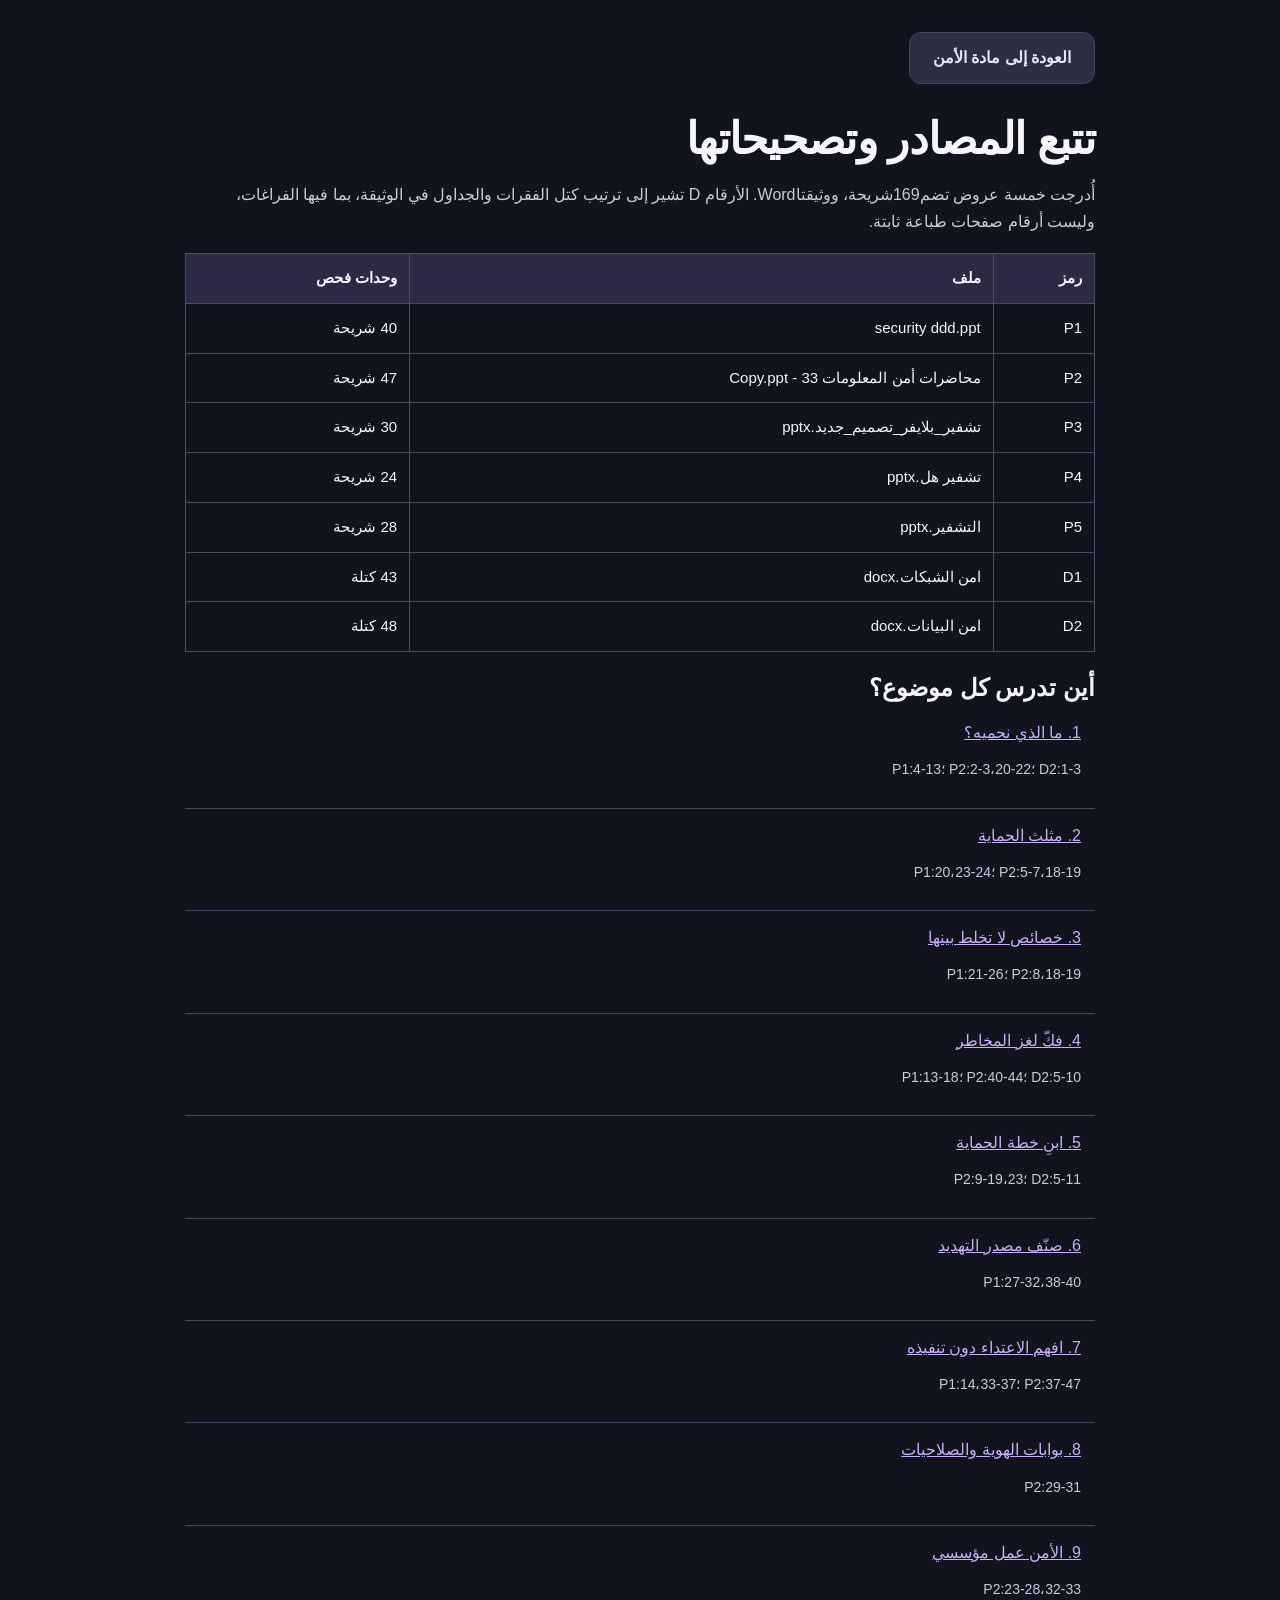
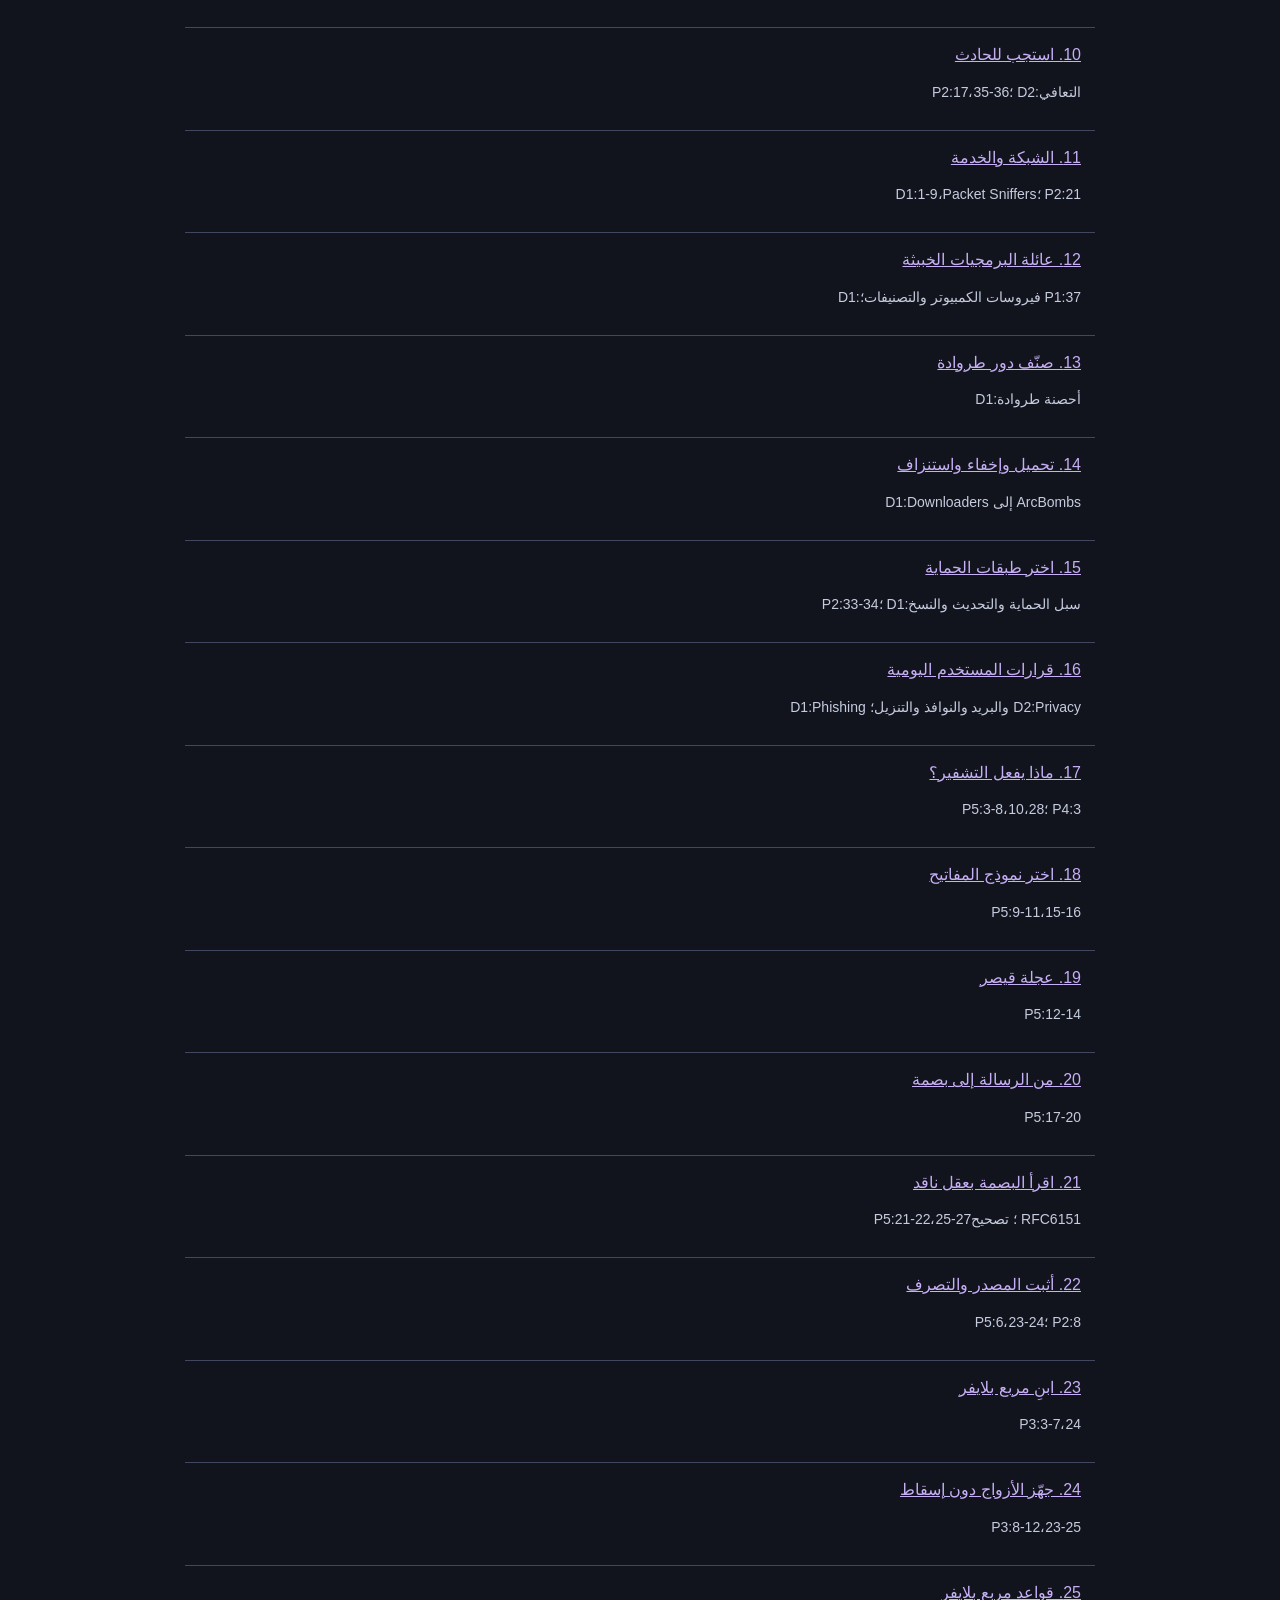
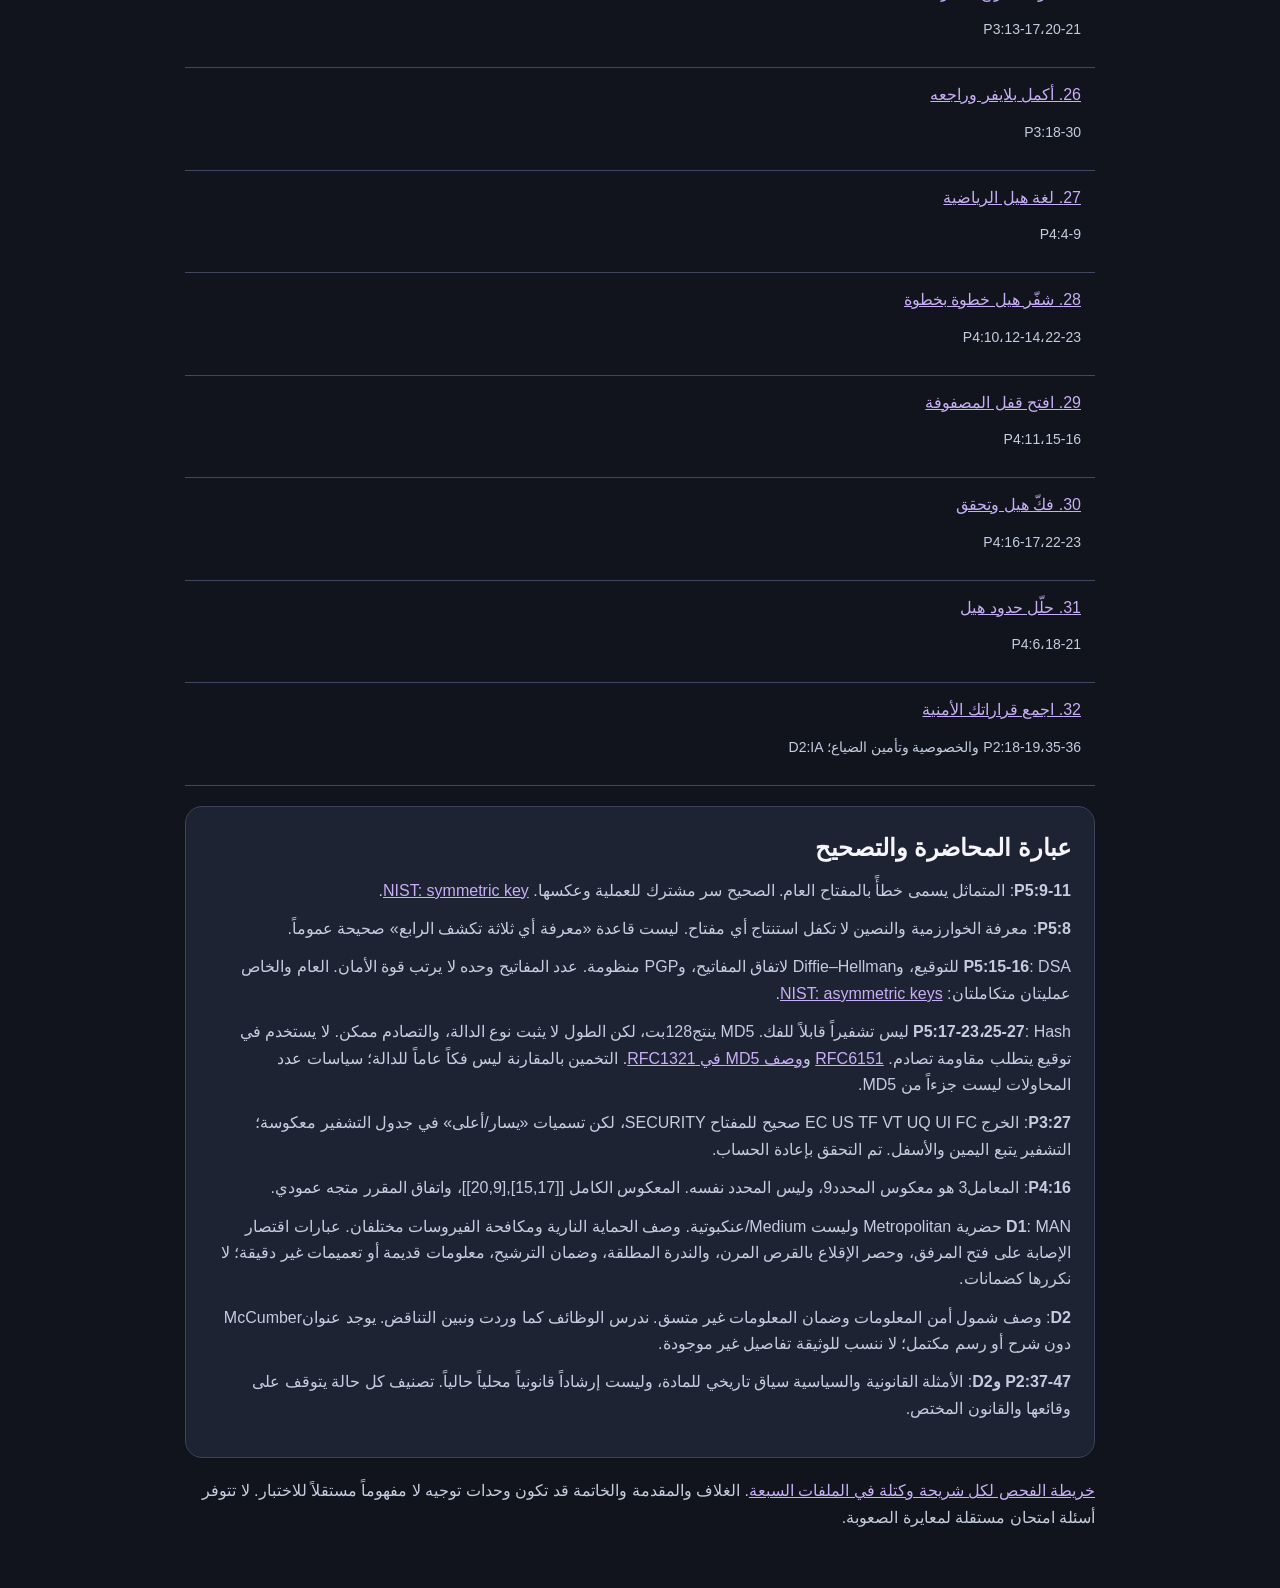
<file: docs/information-security/sources.html>
<!doctype html><html lang="ar" dir="rtl"><head><meta charset="utf-8"><meta name="viewport" content="width=device-width,initial-scale=1"><meta name="theme-color" content="#171925"><title>تتبع المصادر وتصحيحاتها</title><style>@font-face{font-family:Quest;src:local('Segoe UI')}*{box-sizing:border-box}html{font-size:16px;color-scheme:dark}body{margin:0;background:#11131d;color:#f5f5fb;font-family:Quest,'Segoe UI',Tahoma,sans-serif;line-height:1.65}button,input,textarea,select{font:inherit}button,a,input{touch-action:manipulation}button{cursor:pointer}button{color:inherit}button:disabled{cursor:not-allowed}a{color:inherit}button:focus-visible,a:focus-visible,input:focus-visible,summary:focus-visible{outline:3px solid #c5ff7b;outline-offset:4px}button,input,select,textarea{border-radius:12px}button{border:0}button:not(:disabled){transition:background .16s,transform .16s,box-shadow .16s}button:not(:disabled):active{transform:translateY(1px)}button:disabled{opacity:.42}.shell{display:grid;grid-template-columns:260px minmax(0,1fr);grid-template-areas:'side main';direction:ltr;min-height:100vh}.sidebar{grid-area:side;background:#171925;border-right:1px solid #2b2d3d;position:fixed;inset:0 auto 0 0;width:260px;padding:28px 19px 16px;display:flex;flex-direction:column;direction:rtl;z-index:20}.main{grid-area:main;direction:rtl;min-width:0}.brand{display:flex;align-items:center;gap:11px;direction:ltr;padding:0 5px 24px}.brand-name{font-size:19px;letter-spacing:1px;font-weight:800;line-height:1.1}.brand-name small{display:block;color:#8b8d9f;font-size:13px;letter-spacing:0;direction:rtl;margin-top:6px;text-align:left;font-weight:400}.logo{width:43px;height:43px;background:#b9f36c;display:grid;place-items:center;border-radius:13px;color:#11131d}.logo svg{width:28px;height:28px}.side-label{font-size:12px;color:#7d8096;letter-spacing:1.5px;direction:ltr;margin:12px 12px 10px}.nav{display:grid;gap:5px}.nav button{background:transparent;color:#a8acbf;text-align:right;padding:11px 13px;display:flex;gap:10px;align-items:center;font-size:15px}.nav button.active{background:#292b3b;color:#c6ff80}.nav svg{width:20px;height:20px}.side-scroll{overflow:auto;flex:1;min-height:120px;margin:14px 0}.side-world{padding:9px 11px 6px;font-size:13px;color:#999bb0;display:flex;gap:7px;align-items:center}.side-world i{width:6px;height:6px;border-radius:50%;display:block}.side-level{width:100%;display:flex;align-items:center;gap:9px;text-align:right;background:transparent;color:#a7aac0;padding:7px 11px;font-size:14px;border-radius:9px;min-height:37px}.side-level .node{width:25px;height:25px;border:1px solid #3c3e52;border-radius:9px;display:grid;place-items:center;flex-shrink:0;font-size:12px;direction:ltr}.side-level.current{background:#2a2442;color:#e6dcff}.side-level.current .node{background:#b69aff;color:#1d1730;border-color:#b69aff}.side-level.complete .node{background:#243328;color:#c6ff80;border-color:#415c36}.side-level:disabled{opacity:.4}.side-footer{padding:12px;border:1px solid #303345;background:#1d2030;border-radius:13px;font-size:13px;color:#9da4b9}.side-footer strong{display:block;color:#c5ff80;font-weight:600;margin-bottom:4px}.topbar{height:90px;display:flex;align-items:center;justify-content:space-between;gap:20px;padding:0 45px;border-bottom:1px solid #282b3c;background:#131520}.top-context{display:flex;gap:10px;align-items:center;color:#999db1;font-size:14px}.top-context strong{font-weight:500;color:#e5e5ef}.top-stats{display:flex;align-items:center;gap:20px;direction:ltr}.xp{display:flex;align-items:center;gap:7px;font-weight:700;color:#c9ff89;font-size:15px}.rank{font-size:13px;color:#aeacc4;padding-left:18px;border-left:1px solid #333346}.round-icon{width:38px;height:38px;border:1px solid #39394e;border-radius:50%;display:grid;place-items:center;background:#202331;color:#d1d4e8}.round-icon svg{width:18px}.mobile-menu{display:none;background:#25283a;padding:6px 10px;font-size:19px}.container{max-width:1330px;margin:auto;padding:32px 45px 45px}.eyebrow{font-size:13px;letter-spacing:1.8px;direction:ltr;color:#bcabeb;font-weight:600;margin-bottom:8px}h1,h2,h3,p{margin:0}h1{font-size:clamp(30px,3.4vw,48px);line-height:1.4;letter-spacing:-.7px}h2{font-size:24px;line-height:1.5}h3{font-size:18px;line-height:1.5}.muted{color:#a5a8bb}.small{font-size:14px}.tiny{font-size:13px}.hero{position:relative;overflow:hidden;border:1px solid #66518f;border-radius:23px;min-height:290px;background:linear-gradient(115deg,#302044,#33224d 30%,#46305e);display:grid;grid-template-columns:minmax(0,1fr) 280px;align-items:center;padding:34px 38px;gap:20px}.hero:before{content:'';position:absolute;inset:0;background-image:linear-gradient(#b5a1d20a 1px,transparent 1px),linear-gradient(90deg,#b5a1d20a 1px,transparent 1px);background-size:34px 34px;pointer-events:none}.hero-content{position:relative;z-index:1}.hero h1{font-size:40px}.hero p{color:#d0c7df;font-size:17px;max-width:590px;margin:12px 0 23px}.hero-art{height:235px;position:relative;display:grid;place-items:center}.orbit{position:absolute;width:210px;height:210px;border:1px dashed #b69bd25c;border-radius:50%;transform:rotate(-25deg)}.orbit:after,.orbit:before{content:'';position:absolute;width:24px;height:24px;border-radius:7px;top:8px;left:25px;background:#bda4fc;box-shadow:0 0 30px #bba2ff44;transform:rotate(15deg)}.orbit:after{top:auto;left:auto;right:12px;bottom:23px;background:#c0f77e;width:15px;height:15px}.hero-art .pixelbot{width:174px;filter:drop-shadow(0 18px 20px #0b101a70);animation:float 5s ease-in-out infinite}.art-tag{position:absolute;bottom:5px;right:10px;transform:rotate(-5deg);background:#1c1e2e;border:1px solid #6e5b8f;padding:7px 13px;border-radius:10px;direction:ltr;color:#d6f6b8;font-size:14px}.btn{padding:12px 23px;border-radius:12px;display:inline-flex;align-items:center;justify-content:center;gap:9px;min-height:48px;font-size:16px;font-weight:650;text-decoration:none}.btn.primary{background:#c0f77c;color:#1a2514;box-shadow:0 4px 0 #739247}.btn.primary:hover{background:#d0ff99}.btn.secondary{background:#2c2e42;border:1px solid #46475e;color:#e7e4f5}.btn.secondary:hover{background:#38394f}.btn.ghost{background:transparent;color:#c5bbde;border:1px solid #554868}.btn.text{background:transparent;color:#beb0e6;padding:8px 12px;min-height:40px}.btn svg{width:18px;height:18px}.btn.small-btn{padding:8px 15px;min-height:40px;font-size:14px}.actions{display:flex;gap:12px;align-items:center;flex-wrap:wrap}.metrics{display:grid;grid-template-columns:repeat(3,1fr);gap:14px;margin:22px 0 30px}.metric{border:1px solid #303345;background:#1b1e2d;border-radius:15px;padding:18px 20px;display:flex;align-items:center;gap:13px}.metric-icon{width:43px;height:43px;background:#282e35;border-radius:12px;display:grid;place-items:center;color:#b9f36c}.metric-icon svg{width:22px;height:22px}.metric:nth-child(2) .metric-icon{background:#2f2640;color:#c5a7ff}.metric:nth-child(3) .metric-icon{background:#2e2b28;color:#ffbf84}.metric strong{font-size:24px;line-height:1.2;display:block;direction:ltr;text-align:right}.metric span{display:block;font-size:14px;color:#969db3}.section-head{display:flex;justify-content:space-between;align-items:center;gap:15px;margin:20px 0}.section-head p{font-size:14px;color:#989db1}.progressbar{height:6px;background:#303246;border-radius:20px;overflow:hidden}.progressbar>span{display:block;height:100%;background:#c0f77c;border-radius:20px;transition:width .3s}.world-card{border:1px solid #34344b;background:#1a1d2b;border-radius:18px;margin-bottom:17px;overflow:hidden}.world-header{display:flex;justify-content:space-between;align-items:center;padding:19px 23px;border-bottom:1px solid #303246}.world-header .world-index{font-size:12px;color:#777f99;direction:ltr;letter-spacing:1.1px}.world-title{display:flex;align-items:center;gap:12px}.world-badge{width:38px;height:38px;border-radius:11px;display:grid;place-items:center;background:color-mix(in srgb,var(--world) 13%,transparent);color:var(--world)}.world-badge svg{width:21px}.level-cards{display:grid;grid-template-columns:repeat(4,1fr);padding:14px;gap:10px}.level-tile{background:#222535;border:1px solid #36394d;border-radius:13px;padding:18px 13px 14px;text-align:right;position:relative;min-height:142px}.level-tile:hover:not(:disabled){background:#2b2b42;border-color:#8a70bf}.level-tile.current{border-color:#aa8de5;background:#30263f;box-shadow:inset 0 0 0 1px #aa8de522}.tile-top{display:flex;align-items:center;justify-content:space-between;margin-bottom:14px}.tile-icon{width:32px;height:32px;display:grid;place-items:center;color:var(--world)}.tile-icon svg{width:25px}.tile-state{font-size:12px;border-radius:6px;padding:2px 8px;background:#353144;color:#bcb0d6}.complete .tile-state{background:#29392b;color:#c0f77c}.level-tile strong{font-size:15px;display:block}.level-tile small{font-size:13px;color:#9c9cb2;display:block;direction:ltr;text-align:right;margin-top:5px}.level-tile:disabled{opacity:.55}.bottom-note{display:flex;align-items:center;justify-content:space-between;gap:20px;background:#1d202e;border:1px solid #34374b;border-radius:15px;padding:18px 22px;margin-top:22px;font-size:14px;color:#a8afc6}.bottom-note strong{color:#e3e4ef;display:block;font-size:16px;margin-bottom:3px}.course-tip{display:flex;align-items:flex-start;gap:10px;margin-bottom:22px;color:#a6aec3;font-size:14px}.course-tip svg{flex-shrink:0;width:20px;color:#bba5ec;margin-top:3px}.lesson-layout{display:grid;grid-template-columns:minmax(0,1fr) 270px;gap:22px;align-items:start}.mission{border:1px solid #414058;border-radius:22px;background:#1b1e2c;overflow:hidden}.mission-header{padding:23px 28px 17px;border-bottom:1px solid #343449;display:flex;align-items:center;justify-content:space-between;gap:15px}.pips{display:flex;gap:6px;direction:ltr}.pip{width:31px;height:5px;border-radius:7px;background:#444056}.pip.on{background:#bca1ff}.mission-body{padding:27px 30px}.lesson-en{direction:ltr;color:#bca5f2;font-size:14px;margin-top:6px;text-align:right}.lesson-text{font-size:19px;color:#d2d7e7;line-height:1.95;margin-top:19px}.formula{direction:ltr;unicode-bidi:isolate;background:#131724;border:1px solid #374459;border-radius:12px;text-align:center;padding:12px 15px;margin:19px 0;font-family:Consolas,'Segoe UI',monospace;font-size:16px;color:#bce9dc;overflow:auto}.example{color:#afb9cf;font-size:15px;border:1px solid #3a3e54;border-radius:12px;margin-top:20px;background:#202435}.example summary{padding:12px 16px;cursor:pointer;color:#d0cae8}.example p{padding:0 16px 16px;line-height:1.9}.mission-footer{border-top:1px solid #35384c;padding:20px 28px;display:flex;align-items:center;justify-content:space-between;gap:16px}.mission-footer .small{max-width:300px}.coach{background:#202233;border:1px solid #3a3b51;border-radius:18px;padding:22px 20px;position:sticky;top:20px}.coach .pixelbot{width:72px;margin:0 auto 15px;display:block}.coach h3{font-size:17px}.coach p{color:#aeb4cb;font-size:15px;margin-top:12px;line-height:1.8}.coach .source{font-size:13px;color:#8790aa;margin-top:16px;padding-top:14px;border-top:1px solid #3c4055}.lesson-overview{margin:16px 0 0;display:grid;gap:8px}.lesson-overview span{font-size:14px;color:#8d96b0;padding:8px;border-radius:8px}.lesson-overview .done{color:#c6f38e}.lesson-overview .now{background:#322b46;color:#d6c6ff}.lesson-progress{display:flex;align-items:center;justify-content:space-between;margin-bottom:23px}.back{background:transparent;color:#b4b8ce;font-size:15px;padding:7px 0}.lab{margin-top:20px;padding:19px;background:#151925;border:1px solid #364455;border-radius:15px}.lab-title{display:flex;justify-content:space-between;align-items:center;margin-bottom:14px;font-size:14px;color:#a9e6cc}.lab-title span:last-child{color:#838fa7;font-size:13px}.lab-row{display:flex;align-items:center;justify-content:center;gap:16px;flex-wrap:wrap}.lab-control{display:flex;align-items:center;gap:10px;flex-wrap:wrap;justify-content:center;margin:12px 0}.lab-control label{color:#bac4d7;font-size:14px}.lab-control button,.seg button{background:#292d41;color:#b8c2d9;padding:7px 12px;font-size:14px;border:1px solid #3e455e;border-radius:8px;min-height:37px}.lab-control button.selected,.seg button.selected{background:#b39be4;color:#201a30;border-color:#b39be4}.lab input[type=range]{accent-color:#b9f36c;width:min(240px,100%)}.lab input[type=number]{width:76px;background:#252c3e;border:1px solid #4c5672;color:white;text-align:center;padding:6px;font-size:15px;direction:ltr}.lab-output{background:#222c33;border:1px solid #3a5348;border-radius:10px;padding:10px 13px;color:#ccf3aa;text-align:center;margin-top:12px;font-size:15px}.matrix{display:grid;gap:3px;direction:ltr;margin:8px auto;max-width:max-content}.cell{min-width:28px;min-height:28px;padding:4px 6px;display:grid;place-items:center;background:#293044;color:#d8deeb;font-family:Consolas,monospace;font-size:14px;border-radius:5px;border:1px solid transparent;line-height:1.3}.cell.picked{border-color:#c8ff87;color:#d7ffb2;background:#33433a}.cell.hot{background:#4b3c67;border-color:#9e81d7;color:#f3eaff}.cell.mini{font-size:12px;min-width:24px;min-height:24px;padding:3px}.cell.clickable{cursor:pointer}.pixel-grid .cell{width:38px;height:38px;color:transparent;padding:0;border:2px solid transparent}.pixel-grid .cell.picked{border-color:#c0ff76;box-shadow:0 0 0 2px #152018}.bit-row{display:flex;direction:ltr;gap:4px;justify-content:center;margin:7px 0;align-items:center}.bit{width:31px;height:35px;display:grid;place-items:center;background:#30324c;border:1px solid #51516d;border-radius:7px;font-family:Consolas,monospace;font-size:17px;color:#ccc3e9}.bit.one{background:#334737;color:#c6ff8b;border-color:#608047}.bit-label{color:#959eb3;width:25px;font-size:13px;direction:ltr}.lab svg.wave{width:100%;height:110px;background:#131722;border-radius:8px}.wave-color{height:9px;border-radius:8px;background:linear-gradient(90deg,#8237e9,#184ae0,#1bd871,#ffec36,#ff8e22,#f12929);direction:ltr;margin:12px 0}.system-buttons{display:flex;flex-wrap:wrap;justify-content:center;gap:6px}.system-buttons button{padding:7px 12px;border:1px solid #434960;background:#2b3046;color:#cbd0e3;font-size:13px;border-radius:8px;min-height:38px}.system-buttons button.selected{border-color:#b69be8;background:#493963}.type-art{display:flex;gap:5px;align-items:center;justify-content:center;min-height:75px}.mini-layer{width:48px;height:66px;border-radius:6px;display:grid;place-items:center;font-size:14px;box-shadow:4px 5px 0 #0d111c44}.lab-hint{font-size:14px;color:#929eb4;text-align:center;margin:10px 0 0}.quiz-top{display:flex;align-items:center;gap:10px;color:#b6a1e8;font-size:14px;margin-bottom:15px}.quiz-question{font-size:24px;font-weight:650;line-height:1.65;margin-bottom:23px}.choices{display:grid;gap:11px}.choice{display:flex;align-items:center;gap:14px;padding:16px 18px;background:#242839;border:1px solid #41465d;text-align:right;min-height:65px;font-size:17px;border-radius:12px;opacity:1!important}.choice:hover:not(:disabled){background:#30344a;border-color:#a186cf}.choice .choice-letter{display:grid;place-items:center;flex-shrink:0;width:29px;height:29px;border:1px solid #5a5d74;border-radius:8px;font-size:14px;direction:ltr;color:#bcb7d0}.choice.correct{background:#263a2f;border-color:#9bd169}.choice.wrong{background:#442c36;border-color:#da8296}.choice.correct .choice-letter{background:#a6df74;color:#1d311c;border-color:#a6df74}.choice.wrong .choice-letter{background:#db8b9c;color:#3c1c27;border-color:#db8b9c}.answer-box{display:flex;align-items:center;gap:14px;flex-wrap:wrap}.answer-box input{background:#101622;border:2px solid #606483;color:#eff6fc;padding:15px 18px;direction:ltr;max-width:220px;width:100%;font-family:Consolas,monospace;font-size:25px}.answer-box .unit{color:#959fb6;font-size:15px;direction:ltr}.feedback{margin-top:22px;padding:20px;border-radius:14px;background:#27372e;border:1px solid #638746}.feedback.bad{background:#352b37;border-color:#795063}.feedback h3{color:#c5f79a;margin-bottom:7px}.feedback.bad h3{color:#f0afbd}.feedback p{color:#c3cbdc;font-size:16px;line-height:1.9}.feedback .actions{margin-top:18px}.hint-box{font-size:15px;color:#c8bfdc;background:#29263c;padding:12px 16px;border-radius:10px;margin-top:15px}.hint-trigger{background:transparent;border:0;color:#b1a3d1;padding:12px 0;font-size:14px}.order-bank,.order-answer{display:flex;gap:8px;flex-wrap:wrap;margin:14px 0}.order-answer{padding:14px;border:1px dashed #69627f;min-height:65px;border-radius:12px;align-items:center;background:#161a27}.order-chip{background:#39324d;color:#dfd4f9;padding:10px 14px;border:1px solid #65547e;border-radius:9px;font-size:16px}.order-chip em{font-style:normal;margin-left:8px;color:#bff17d;direction:ltr;display:inline-block}.order-bank .order-chip{background:#272b3e;border-color:#464b64}.summary{background:linear-gradient(155deg,#2e2544,#1c2530);border:1px solid #786295;border-radius:24px;padding:35px;max-width:800px;margin:0 auto;text-align:center}.success-ring{width:100px;height:100px;display:grid;place-items:center;background:#344733;border:1px solid #9bce6e;border-radius:30px;color:#c8ff8f;margin:5px auto 22px;transform:rotate(-6deg)}.success-ring svg{width:50px;transform:rotate(6deg)}.summary .recap{font-size:19px;color:#d4d5e6;line-height:1.9;margin:20px 0;text-align:right}.summary .actions{justify-content:center;margin-top:23px}.summary textarea{width:100%;min-height:80px;padding:13px;background:#151a28;border:1px solid #5b5772;color:#e8e4f5;font-size:16px;resize:vertical}.summary .reflection{text-align:right;margin:24px 0 15px}.summary label{display:block;font-size:15px;color:#c1bed5;margin-bottom:8px}.summary .pill{display:inline-block;padding:5px 15px;border-radius:20px;background:#3c3b2e;color:#e4e9a7;font-size:14px;margin:12px 0}.summary details{font-size:15px;color:#b6b5d0;text-align:right}.summary details p{margin-top:10px;color:#d3e4c0}.review-card{display:flex;align-items:center;justify-content:space-between;gap:18px;padding:19px 22px;background:#1e2232;border:1px solid #383e55;border-radius:15px;margin-bottom:12px}.review-card h3{font-size:18px}.review-card p{font-size:14px;color:#9aa5be;margin-top:5px}.empty{padding:48px 24px;background:#1c2130;border:1px solid #384458;border-radius:20px;text-align:center;margin-top:24px}.empty svg{width:58px;height:58px;color:#b4ed7c;margin-bottom:15px}.empty p{color:#9da8bf;margin:13px auto;max-width:520px}.rescue{background:#1c2130;border:1px solid #3c4056;border-radius:16px;margin-bottom:12px;padding:0 22px}.rescue summary{padding:18px 0;cursor:pointer;color:#e1ddf3;font-size:17px;font-weight:600}.rescue-content{padding:0 0 20px}.rescue .lesson-text{font-size:16px;margin-top:10px}.rescue h3{color:#c4acf5;margin:16px 0 6px;font-size:17px}.rescue .formula{font-size:14px;margin:10px 0}.rescue-search{background:#1d2435;border:1px solid #4b536d;color:#e7edfa;padding:13px 16px;width:100%;font-size:16px;margin:18px 0 23px}.exam-banner{background:#242538;border:1px solid #605478;padding:23px;border-radius:17px;margin-top:23px;display:flex;align-items:center;justify-content:space-between;gap:20px}.exam-banner h3{color:#ddd0ff}.exam-banner p{color:#a9acc5;font-size:14px;margin-top:7px}.exam-progress{display:flex;gap:5px;margin-bottom:20px;direction:ltr}.exam-progress i{height:5px;flex:1;background:#414357;border-radius:4px}.exam-progress i.pass{background:#b5eb75}.exam-progress i.fail{background:#d98d9c}.certificate{direction:ltr;font-family:Consolas,monospace;font-size:52px;color:#c6ff89;margin:10px 0}.storage-warning{padding:10px 18px;background:#4a3327;color:#f2cda8;font-size:14px;border-bottom:1px solid #7d5b3e}.toast{position:fixed;bottom:24px;left:50%;transform:translateX(-50%);background:#d2f79b;color:#1e301a;padding:12px 23px;border-radius:14px;z-index:80;box-shadow:0 8px 30px #0006;font-size:15px;animation:pop .2s ease-out}.confetti{position:fixed;inset:0;pointer-events:none;z-index:60;overflow:hidden}.confetti i{position:absolute;width:8px;height:15px;top:-30px;animation:fall 1.6s ease-in forwards}.modal-backdrop{position:fixed;inset:0;display:grid;place-items:center;background:#090c17d9;z-index:100;padding:20px}.modal{width:min(100%,520px);background:#22263a;border:1px solid #60577b;border-radius:20px;padding:25px}.modal p{margin:15px 0 22px;color:#c0c4d9}.footer-links{margin-top:30px;display:flex;justify-content:space-between;gap:20px;font-size:13px;color:#7f8aa4}.footer-links button{font-size:13px;background:none;color:#a59abf;text-decoration:underline}.kbd{font-size:13px;color:#909cb4;margin-top:15px}.sr-only{position:absolute;width:1px;height:1px;padding:0;margin:-1px;overflow:hidden;clip:rect(0,0,0,0);white-space:nowrap;border:0}bdi{unicode-bidi:isolate}.mode-tag{border:1px solid #685a80;background:#382d49;color:#cfb8f4;border-radius:20px;padding:4px 12px;font-size:13px;white-space:nowrap}.lab-math{direction:ltr;unicode-bidi:isolate;text-align:center;font-size:13px;line-height:1.8;color:#c4cce0;font-family:Consolas,monospace;margin:9px 0}.lab small{font-size:13px}.mini-caption{font-size:13px;text-align:center;color:#9da8bf}.top-sound{background:#252838;color:#b9bfd6;border:1px solid #3f435b;border-radius:10px;padding:7px 10px;font-size:13px}.type-tag{font-size:14px;color:#bdc2d5;text-align:center;margin-top:10px}.warning-note{background:#302a25;border:1px solid #6a513d;border-radius:11px;padding:13px 16px;color:#e0c1a3;font-size:14px;margin:18px 0}.screen-enter{animation:screen-in .22s ease-out}.inline-links{display:flex;gap:15px;flex-wrap:wrap;margin-top:20px}.inline-links a{color:#bda9ea;font-size:14px;text-decoration:underline}.wave-shell{direction:ltr}.exam-score-items{display:grid;grid-template-columns:1fr 1fr;gap:10px;margin:20px 0}.exam-score-items div{background:#1a2030;border:1px solid #42435c;border-radius:12px;padding:15px}.exam-score-items strong{display:block;color:#c7ff87;font-size:24px}.exam-score-items span{color:#b3bad0;font-size:14px}
@keyframes float{50%{transform:translateY(-8px)}}@keyframes pop{from{opacity:0;transform:translate(-50%,10px)}}@keyframes fall{to{transform:translateY(110vh) rotate(560deg)}}@keyframes screen-in{from{opacity:.1;transform:translateY(8px)}}
@media(min-width:1600px){.container{padding-top:45px}.hero{min-height:330px}.hero h1{font-size:46px}.lesson-layout{grid-template-columns:minmax(0,1fr) 300px}}
@media(max-width:1200px){.shell{grid-template-columns:220px minmax(0,1fr)}.sidebar{width:220px;padding:23px 13px}.container{padding:27px}.topbar{padding:0 27px}.lesson-layout{grid-template-columns:minmax(0,1fr)}.coach{position:static;display:none}.hero{grid-template-columns:minmax(0,1fr) 200px;padding:28px}.hero h1{font-size:35px}.hero-art{transform:scale(.83)}.level-cards{grid-template-columns:repeat(2,1fr)}.metric{padding:15px 12px}.metric span{font-size:13px}}
@media(max-width:760px){.shell{display:block}.sidebar{transform:translateX(-100%);transition:transform .2s;width:260px;box-shadow:20px 0 80px #000a}.sidebar.open{transform:translateX(0)}.mobile-menu{display:block}.topbar{height:72px;padding:0 18px;gap:10px}.top-context{gap:8px;font-size:13px}.top-context .desktop-context{display:none}.top-stats{gap:12px}.rank{display:none}.top-sound{padding:6px 9px;font-size:12px}.container{padding:22px 17px 35px}.hero{grid-template-columns:1fr;padding:26px 24px;min-height:270px}.hero h1{font-size:34px;position:relative;max-width:350px}.hero p{font-size:16px;max-width:95%}.hero-art{display:none}.hero .eyebrow{font-size:12px}.metrics{gap:7px;margin:15px 0 25px}.metric{padding:13px 9px;gap:7px;flex-direction:column;align-items:flex-start;position:relative}.metric-icon{width:30px;height:30px;border-radius:8px}.metric-icon svg{width:17px}.metric strong{font-size:23px}.metric span{font-size:12px}.section-head{align-items:flex-start}.section-head h2{font-size:21px}.section-head p{font-size:13px}.world-header{padding:16px}.world-header h3{font-size:17px}.level-cards{padding:10px;gap:8px}.level-tile{padding:14px 12px;min-height:140px}.level-tile strong{font-size:15px}.world-header .world-index{font-size:11px}.bottom-note,.exam-banner{align-items:flex-start;flex-direction:column;gap:15px;padding:18px}.mission-header{padding:17px 20px}.mission-body{padding:22px 20px}.mission-body h2{font-size:25px}.lesson-text{font-size:18px;line-height:1.9}.mission-footer{padding:18px 20px;flex-direction:column;align-items:stretch}.mission-footer .btn{width:100%}.formula{font-size:14px;padding:11px 8px}.lab{padding:14px;margin-top:16px}.lab-title{font-size:13px;gap:5px}.lab-title span:last-child{font-size:12px}.quiz-question{font-size:22px}.choice{font-size:16px;padding:14px}.summary{padding:25px 20px}.summary h1{font-size:31px}.summary .recap{font-size:18px}.review-card{align-items:flex-start;flex-direction:column}.lab-row{gap:8px}.cell{font-size:13px;min-width:25px;min-height:26px;padding:4px}.cell.mini{min-width:21px;min-height:22px;font-size:11px}.lab-convolve .matrix{gap:2px}.lab-convolve .lab-row{gap:12px}.bit{width:25px;height:31px;font-size:15px}.bit-row{gap:3px}.bit-label{width:17px}.footer-links{flex-direction:column;gap:10px}.lesson-progress .small{font-size:13px}.btn{padding:12px 18px}.coach{display:none}}
@media(prefers-reduced-motion:reduce){*,*:before,*:after{animation:none!important;transition:none!important;scroll-behavior:auto!important}}
.xp svg{width:17px;height:17px}.quiz-top svg{width:21px;height:21px}.lab-title svg{width:16px;height:16px;vertical-align:middle;margin-left:5px}

.course-switch{display:block;color:#bff286;font-size:14px;padding:10px 12px;margin-bottom:9px;border:1px solid #3f4b3e;border-radius:10px;text-decoration:none}.current-course{color:#b1a4d4;font-size:14px;padding:5px 12px 12px}.library-grid{display:grid;grid-template-columns:1fr 1fr;gap:22px}.subject-card{background:#1e2233;border:1px solid #4a4563;padding:27px;border-radius:20px}.subject-card h2{font-size:27px;margin:14px 0}.subject-card p{color:#b4bdd3;font-size:16px;line-height:1.9}.subject-card .btn{margin-top:21px}.subject-card .progressbar{margin-top:20px}.library-top{margin-bottom:30px}.library-top p{margin-top:15px;color:#b6bdd2;max-width:800px;font-size:18px}.coverage-row{padding:14px;border-bottom:1px solid #41475e}.source-table{width:100%;border-collapse:collapse;margin:18px 0}.source-table td,.source-table th{padding:12px;border:1px solid #454d65;text-align:right;vertical-align:top;font-size:15px}.source-table th{background:#2e2943}.formula{white-space:pre-wrap}.lab input[type=text],.lab textarea{background:#23293d;border:1px solid #56627e;color:#eef1ff;padding:10px;font-size:17px;max-width:100%;direction:ltr}.lab textarea{width:100%;min-height:72px}.lab .trace-table{width:100%;direction:ltr;border-collapse:collapse;margin-top:12px}.trace-table td,.trace-table th{padding:6px;border:1px solid #43506b;font-size:14px;text-align:center}.source-inline{font-size:14px;color:#b7abc9}.lab .keygrid{display:grid;grid-template-columns:repeat(5,38px);gap:4px;direction:ltr;justify-content:center;margin:12px auto}.keygrid button{height:36px;font-family:Consolas,monospace;font-size:17px;background:#34364f;border:1px solid #56566f;color:#ded9f2}.keygrid button.hot{background:#705391;color:white;border-color:#bfa0f2}.keygrid button.picked{background:#a0cf6b;color:#1b2a18;border-color:#c6ff89}.decision-buttons{display:flex;flex-wrap:wrap;gap:8px;justify-content:center}.decision-buttons button{background:#343347;color:#ddd7f1;border:1px solid #66607e;padding:10px 14px;font-size:15px}.lab-result{margin-top:15px;border:1px solid #536e4b;background:#253529;padding:14px;border-radius:12px;color:#d1f2b9}.lab-result.bad{background:#3a2931;border-color:#895a69;color:#f3bdc7}.course-sources{max-width:1000px;margin:auto}.course-sources article{background:#1e2333;border:1px solid #3c4259;border-radius:17px;padding:23px;margin:20px 0}.course-sources p{color:#c5ccde;margin:12px 0}.course-sources a{color:#c7aff5}@media(max-width:760px){.library-grid{grid-template-columns:1fr}.subject-card{padding:22px}.source-table td,.source-table th{padding:8px;font-size:13px}.trace-table td,.trace-table th{font-size:12px}.course-sources article{padding:18px}.library-top h1{font-size:33px}}
</style></head><body><main class="container course-sources"><a class="btn secondary" href="./">العودة إلى مادة الأمن</a><h1 style="margin-top:25px">تتبع المصادر وتصحيحاتها</h1><p>أُدرجت خمسة عروض تضم169شريحة، ووثيقتاWord. الأرقام D تشير إلى ترتيب كتل الفقرات والجداول في الوثيقة، بما فيها الفراغات، وليست أرقام صفحات طباعة ثابتة.</p><table class="source-table"><tr><th>رمز</th><th>ملف</th><th>وحدات فحص</th></tr><tr><td>P1</td><td>security ddd.ppt</td><td>40 شريحة</td></tr><tr><td>P2</td><td>محاضرات أمن المعلومات 33 - Copy.ppt</td><td>47 شريحة</td></tr><tr><td>P3</td><td>تشفير_بلايفر_تصميم_جديد.pptx</td><td>30 شريحة</td></tr><tr><td>P4</td><td>تشفير هل.pptx</td><td>24 شريحة</td></tr><tr><td>P5</td><td>التشفير.pptx</td><td>28 شريحة</td></tr><tr><td>D1</td><td>امن الشبكات.docx</td><td>43 كتلة</td></tr><tr><td>D2</td><td>امن البيانات.docx</td><td>48 كتلة</td></tr></table><h2>أين تدرس كل موضوع؟</h2><div class="coverage-row"><a href="reference.html#level-1">1. ما الذي نحميه؟</a><p class="small"><bdi>P1:4-13؛ P2:2-3،20-22؛ D2:1-3</bdi></p></div><div class="coverage-row"><a href="reference.html#level-2">2. مثلث الحماية</a><p class="small"><bdi>P1:20،23-24؛ P2:5-7،18-19</bdi></p></div><div class="coverage-row"><a href="reference.html#level-3">3. خصائص لا تخلط بينها</a><p class="small"><bdi>P1:21-26؛ P2:8،18-19</bdi></p></div><div class="coverage-row"><a href="reference.html#level-4">4. فكّ لغز المخاطر</a><p class="small"><bdi>P1:13-18؛ P2:40-44؛ D2:5-10</bdi></p></div><div class="coverage-row"><a href="reference.html#level-5">5. ابنِ خطة الحماية</a><p class="small"><bdi>P2:9-19،23؛ D2:5-11</bdi></p></div><div class="coverage-row"><a href="reference.html#level-6">6. صنّف مصدر التهديد</a><p class="small"><bdi>P1:27-32،38-40</bdi></p></div><div class="coverage-row"><a href="reference.html#level-7">7. افهم الاعتداء دون تنفيذه</a><p class="small"><bdi>P1:14،33-37؛ P2:37-47</bdi></p></div><div class="coverage-row"><a href="reference.html#level-8">8. بوابات الهوية والصلاحيات</a><p class="small"><bdi>P2:29-31</bdi></p></div><div class="coverage-row"><a href="reference.html#level-9">9. الأمن عمل مؤسسي</a><p class="small"><bdi>P2:23-28،32-33</bdi></p></div><div class="coverage-row"><a href="reference.html#level-10">10. استجب للحادث</a><p class="small"><bdi>P2:17،35-36؛ D2:التعافي</bdi></p></div><div class="coverage-row"><a href="reference.html#level-11">11. الشبكة والخدمة</a><p class="small"><bdi>D1:1-9،Packet Sniffers؛ P2:21</bdi></p></div><div class="coverage-row"><a href="reference.html#level-12">12. عائلة البرمجيات الخبيثة</a><p class="small"><bdi>D1:فيروسات الكمبيوتر والتصنيفات؛ P1:37</bdi></p></div><div class="coverage-row"><a href="reference.html#level-13">13. صنّف دور طروادة</a><p class="small"><bdi>D1:أحصنة طروادة</bdi></p></div><div class="coverage-row"><a href="reference.html#level-14">14. تحميل وإخفاء واستنزاف</a><p class="small"><bdi>D1:Downloaders إلى ArcBombs</bdi></p></div><div class="coverage-row"><a href="reference.html#level-15">15. اختر طبقات الحماية</a><p class="small"><bdi>P2:33-34؛ D1:سبل الحماية والتحديث والنسخ</bdi></p></div><div class="coverage-row"><a href="reference.html#level-16">16. قرارات المستخدم اليومية</a><p class="small"><bdi>D1:Phishing والبريد والنوافذ والتنزيل؛ D2:Privacy</bdi></p></div><div class="coverage-row"><a href="reference.html#level-17">17. ماذا يفعل التشفير؟</a><p class="small"><bdi>P5:3-8،10،28؛ P4:3</bdi></p></div><div class="coverage-row"><a href="reference.html#level-18">18. اختر نموذج المفاتيح</a><p class="small"><bdi>P5:9-11،15-16</bdi></p></div><div class="coverage-row"><a href="reference.html#level-19">19. عجلة قيصر</a><p class="small"><bdi>P5:12-14</bdi></p></div><div class="coverage-row"><a href="reference.html#level-20">20. من الرسالة إلى بصمة</a><p class="small"><bdi>P5:17-20</bdi></p></div><div class="coverage-row"><a href="reference.html#level-21">21. اقرأ البصمة بعقل ناقد</a><p class="small"><bdi>P5:21-22،25-27؛ تصحيح RFC6151</bdi></p></div><div class="coverage-row"><a href="reference.html#level-22">22. أثبت المصدر والتصرف</a><p class="small"><bdi>P5:6،23-24؛ P2:8</bdi></p></div><div class="coverage-row"><a href="reference.html#level-23">23. ابنِ مربع بلايفر</a><p class="small"><bdi>P3:3-7،24</bdi></p></div><div class="coverage-row"><a href="reference.html#level-24">24. جهّز الأزواج دون إسقاط</a><p class="small"><bdi>P3:8-12،23-25</bdi></p></div><div class="coverage-row"><a href="reference.html#level-25">25. قواعد مربع بلايفر</a><p class="small"><bdi>P3:13-17،20-21</bdi></p></div><div class="coverage-row"><a href="reference.html#level-26">26. أكمل بلايفر وراجعه</a><p class="small"><bdi>P3:18-30</bdi></p></div><div class="coverage-row"><a href="reference.html#level-27">27. لغة هيل الرياضية</a><p class="small"><bdi>P4:4-9</bdi></p></div><div class="coverage-row"><a href="reference.html#level-28">28. شفّر هيل خطوة بخطوة</a><p class="small"><bdi>P4:10،12-14،22-23</bdi></p></div><div class="coverage-row"><a href="reference.html#level-29">29. افتح قفل المصفوفة</a><p class="small"><bdi>P4:11،15-16</bdi></p></div><div class="coverage-row"><a href="reference.html#level-30">30. فكّ هيل وتحقق</a><p class="small"><bdi>P4:16-17،22-23</bdi></p></div><div class="coverage-row"><a href="reference.html#level-31">31. حلّل حدود هيل</a><p class="small"><bdi>P4:6،18-21</bdi></p></div><div class="coverage-row"><a href="reference.html#level-32">32. اجمع قراراتك الأمنية</a><p class="small"><bdi>D2:IA والخصوصية وتأمين الضياع؛ P2:18-19،35-36</bdi></p></div><article><h2>عبارة المحاضرة والتصحيح</h2><p><b>P5:9-11</b>: المتماثل يسمى خطأً بالمفتاح العام. الصحيح سر مشترك للعملية وعكسها. <a href="https://csrc.nist.gov/glossary/term/symmetric_key">NIST: symmetric key</a>.</p><p><b>P5:8</b>: معرفة الخوارزمية والنصين لا تكفل استنتاج أي مفتاح. ليست قاعدة «معرفة أي ثلاثة تكشف الرابع» صحيحة عموماً.</p><p><b>P5:15-16</b>: DSA للتوقيع، وDiffie–Hellman لاتفاق المفاتيح، وPGP منظومة. عدد المفاتيح وحده لا يرتب قوة الأمان. العام والخاص عمليتان متكاملتان: <a href="https://csrc.nist.gov/glossary/term/assymetric_key">NIST: asymmetric keys</a>.</p><p><b>P5:17-23،25-27</b>: Hash ليس تشفيراً قابلاً للفك. MD5 ينتج128بت، لكن الطول لا يثبت نوع الدالة، والتصادم ممكن. لا يستخدم في توقيع يتطلب مقاومة تصادم. <a href="https://www.rfc-editor.org/rfc/rfc6151">RFC6151</a> و<a href="https://www.rfc-editor.org/rfc/rfc1321">وصف MD5 في RFC1321</a>. التخمين بالمقارنة ليس فكاً عاماً للدالة؛ سياسات عدد المحاولات ليست جزءاً من MD5.</p><p><b>P3:27</b>: الخرج EC US TF VT UQ UI FC صحيح للمفتاح SECURITY، لكن تسميات «يسار/أعلى» في جدول التشفير معكوسة؛ التشفير يتبع اليمين والأسفل. تم التحقق بإعادة الحساب.</p><p><b>P4:16</b>: المعامل3 هو معكوس المحدد9، وليس المحدد نفسه. المعكوس الكامل [[15,17],[20,9]]، واتفاق المقرر متجه عمودي.</p><p><b>D1</b>: MAN حضرية Metropolitan وليست Medium/عنكبوتية. وصف الحماية النارية ومكافحة الفيروسات مختلفان. عبارات اقتصار الإصابة على فتح المرفق، وحصر الإقلاع بالقرص المرن، والندرة المطلقة، وضمان الترشيح، معلومات قديمة أو تعميمات غير دقيقة؛ لا نكررها كضمانات.</p><p><b>D2</b>: وصف شمول أمن المعلومات وضمان المعلومات غير متسق. ندرس الوظائف كما وردت ونبين التناقض. يوجد عنوانMcCumber دون شرح أو رسم مكتمل؛ لا ننسب للوثيقة تفاصيل غير موجودة.</p><p><b>P2:37-47 وD2</b>: الأمثلة القانونية والسياسية سياق تاريخي للمادة، وليست إرشاداً قانونياً محلياً حالياً. تصنيف كل حالة يتوقف على وقائعها والقانون المختص.</p></article><p><a href="coverage.json">خريطة الفحص لكل شريحة وكتلة في الملفات السبعة</a>. الغلاف والمقدمة والخاتمة قد تكون وحدات توجيه لا مفهوماً مستقلاً للاختبار. لا تتوفر أسئلة امتحان مستقلة لمعايرة الصعوبة.</p></main></body></html>
</file>
